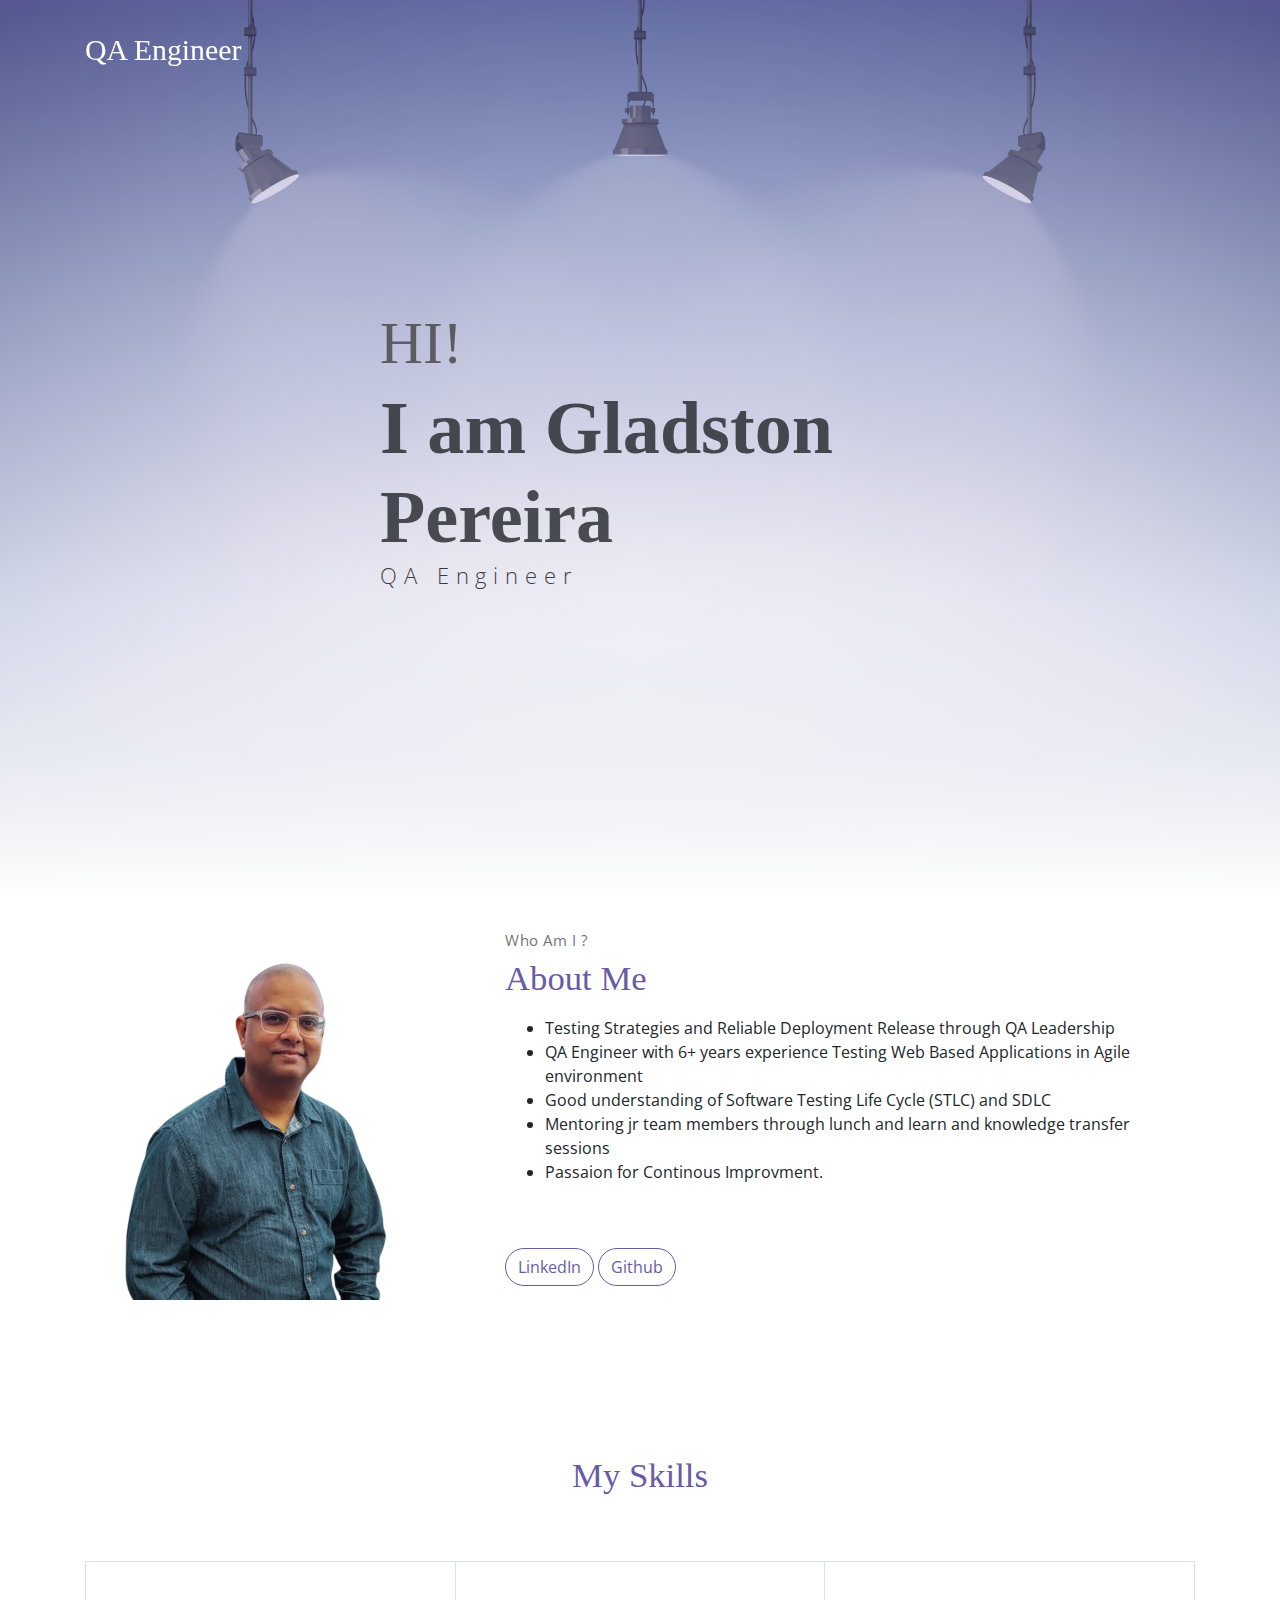
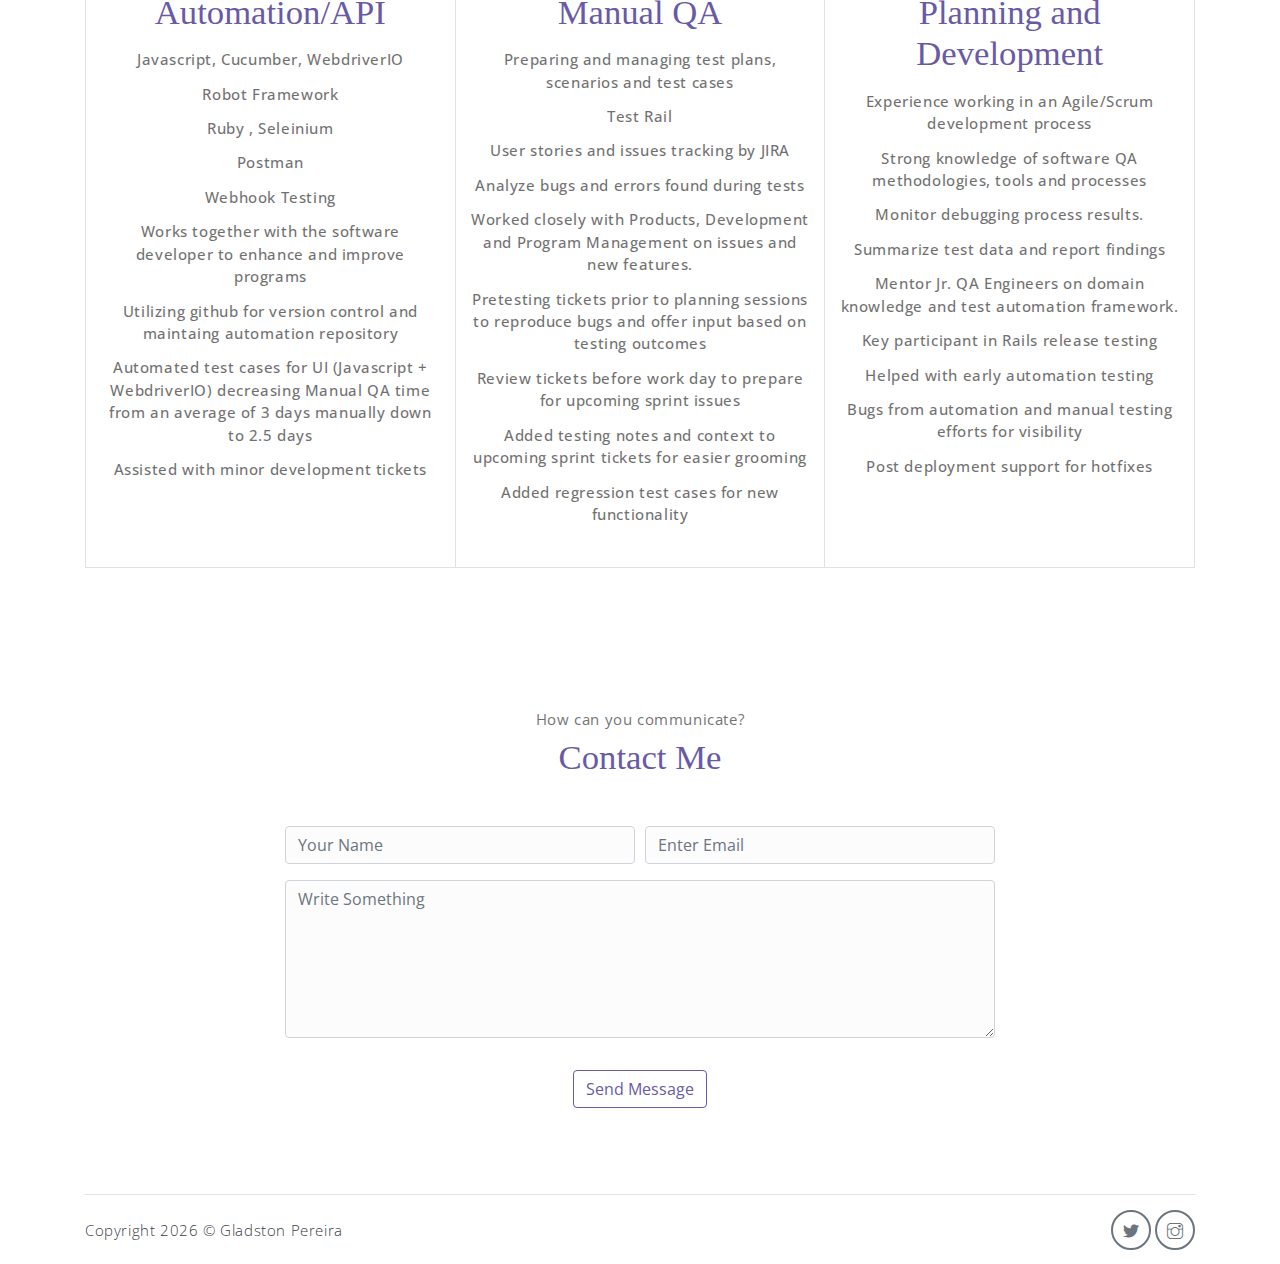
<file: index.html>
<!DOCTYPE html>
<html lang="en">
<head>
	<meta charset="utf-8">
    <meta name="viewport" content="width=device-width, initial-scale=1, shrink-to-fit=no">
    <meta name="description" content="Start your development with Meyawo landing page.">
    <meta name="author" content="Devcrud">
    <title>Gladston Pereira QA Engineer</title>
    <!-- font icons -->
    <link rel="stylesheet" href="assets/vendors/themify-icons/css/themify-icons.css">
    <!-- Bootstrap + Meyawo main styles -->
	<link rel="stylesheet" href="assets/css/meyawo.css">
</head>
<body data-spy="scroll" data-target=".navbar" data-offset="40" id="home">

    <!-- Page Navbar -->
    <nav class="custom-navbar" data-spy="affix" data-offset-top="20">
        <div class="container">
            <a class="logo" href="#">QA Engineer</a>         
            <!-- <ul class="nav">
                <li class="item">
                    <a class="link" href="#home">Home</a>
                </li>
                <li class="item">
                    <a class="link" href="#about">About</a>
                </li>
                <li class="item">
                    <a class="link" href="#portfolio">Portfolio</a>
                </li>
                <li class="item">
                    <a class="link" href="#testmonial">Testmonial</a>
                </li>
                <li class="item">
                    <a class="link" href="#blog">Blog</a>
                </li>
                <li class="item">
                    <a class="link" href="#contact">Contact</a>
                </li>
                <li class="item ml-md-3">
                    <a href="components.html" class="btn btn-primary">Components</a>
                </li>
            </ul> -->
            <!-- <a href="javascript:void(0)" id="nav-toggle" class="hamburger hamburger--elastic">
                <div class="hamburger-box">
                  <div class="hamburger-inner"></div>
                </div> -->
            </a>
        </div>          
    </nav><!-- End of Page Navbar -->

    <!-- page header -->
    <header id="home" class="header">
        <div class="overlay"></div>
        <div class="header-content container">
            <h1 class="header-title">
                <span class="up">HI!</span>
                <span class="down">I am Gladston Pereira</span>
            </h1>
            <p class="header-subtitle">QA Engineer</p>  
            <!-- <h2 class="header-subtitle">Testing Strategies and Reliable Deployment Release through QA Leadership</h2>         -->

            <!-- <button class="btn btn-primary">Visit My Works</button> -->
        </div>              
    </header><!-- end of page header -->

    <!-- about section -->
    <section class="section pt-0" id="about">
        <!-- container -->
        <div class="container text-center">
            <!-- about wrapper -->
            <div class="about">
                <div class="about-img-holder">
                    <img src="assets/imgs/Nobg.png" class="about-img" alt="Download free bootstrap 4 landing page, free boootstrap 4 templates, Download free bootstrap 4.1 landing page, free boootstrap 4.1.1 templates, meyawo Landing page">
                </div>
                <div class="about-caption">
                    <p class="section-subtitle">Who Am I ?</p>
                    <h2 class="section-title mb-3">About Me</h2>
                    <p>
                        <ul>
                            <li>Testing Strategies and Reliable Deployment Release through QA Leadership</li>
                            <li>QA Engineer with 6+ years experience Testing Web Based Applications in Agile environment</li>
                            <li>Good understanding of Software Testing Life Cycle (STLC) and SDLC</li>
                            <li>Mentoring jr team members through lunch and learn and knowledge transfer sessions</li>
                            <li>Passaion for Continous Improvment.</li>
                        
                        <br>  
                        </ul>            
                    </p>
                    <a href="https://www.linkedin.com/in/gladston-pereira-36a25691/"><button class="btn-rounded btn btn-outline-primary mt-4">LinkedIn</button></a>
                    <a href="https://github.com/Gladdy17"><button class="btn-rounded btn btn-outline-primary mt-4">Github</button></a>
                </div>              
            </div><!-- end of about wrapper -->
        </div><!-- end of container -->
    </section> <!-- end of about section -->

    <!-- service section -->
    <!-- <section class="section" id="service">
        <div class="container text-center">
            <p class="section-subtitle">What I Do ?</p>
            <h6 class="section-title mb-6">Service</h6>
            <!-- row -->
            <!-- <div class="row">
                <div class="col-md-6 col-lg-3">
                    <div class="service-card">
                        <div class="body">
                            <img src="assets/imgs/pencil-case.svg" alt="Download free bootstrap 4 landing page, free boootstrap 4 templates, Download free bootstrap 4.1 landing page, free boootstrap 4.1.1 templates, meyawo Landing page" class="icon">
                            <h6 class="title">QA-Automation</h6><br>
                            <p class="subtitle"> 
                                Can Write and Create a Automation Framework - With Ruby, Selenium, Javascript,Cucumber,WebdriverIO, Robot Framework </p>
                        </div>
                    </div>
                </div>
                <div class="col-md-6 col-lg-3">
                    <div class="service-card">
                        <div class="body">
                            <img src="assets/imgs/responsive.svg" alt="Download free bootstrap 4 landing page, free boootstrap 4 templates, Download free bootstrap 4.1 landing page, free boootstrap 4.1.1 templates, meyawo Landing page" class="icon">
                            <h6 class="title">Sapiente</h6>
                            <p class="subtitle">Labore velit culpa adipisci excepturi consequuntur itaque in nam molestias dolorem iste quod.</p>
                        </div>
                    </div>
                </div>
                <div class="col-md-6 col-lg-3">
                    <div class="service-card">
                        <div class="body">
                            <img src="assets/imgs/toolbox.svg" alt="Download free bootstrap 4 landing page, free boootstrap 4 templates, Download free bootstrap 4.1 landing page, free boootstrap 4.1.1 templates, meyawo Landing page" class="icon">
                            <h6 class="title">Placeat</h6>
                            <p class="subtitle">Labore velit culpa adipisci excepturi consequuntur itaque in nam molestias dolorem iste quod.</p>
                        </div>
                    </div>
                </div>
                <div class="col-md-6 col-lg-3">
                    <div class="service-card">
                        <div class="body">
                            <img src="assets/imgs/analytics.svg" alt="Download free bootstrap 4 landing page, free boootstrap 4 templates, Download free bootstrap 4.1 landing page, free boootstrap 4.1.1 templates, meyawo Landing page" class="icon">
                            <h6 class="title">Iusto</h6>
                            <p class="subtitle">Labore velit culpa adipisci excepturi consequuntur itaque in nam molestias dolorem iste quod.</p>
                        </div>
                    </div>
                </div> -->
            <!-- </div>end of row -->
        <!-- </div>
    </section>end of service section --> 

    <!-- portfolio section -->
    <!-- <section class="section" id="portfolio">
        <div class="container text-center">
            <p class="section-subtitle">What I Did ?</p>
            <h6 class="section-title mb-6">Portfolio</h6>
            <!-- row -->
            <!-- <div class="row">
                <div class="col-md-4">
                    <a href="#" class="portfolio-card">
                        <img src="assets/imgs/folio-1.jpg" class="portfolio-card-img" alt="Download free bootstrap 4 landing page, free boootstrap 4 templates, Download free bootstrap 4.1 landing page, free boootstrap 4.1.1 templates, meyawo Landing page">    
                        <span class="portfolio-card-overlay">
                            <span class="portfolio-card-caption">
                                <h4>Web Designing</h5>
                                <p class="font-weight-normal">Category: Web Templates</p>
                            </span>                         
                        </span>                     
                    </a>
                </div>
                <div class="col-md-4">
                    <a href="#" class="portfolio-card">
                        <img class="portfolio-card-img" src="assets/imgs/folio-2.jpg" class="img-responsive rounded" alt="Download free bootstrap 4 landing page, free boootstrap 4 templates, Download free bootstrap 4.1 landing page, free boootstrap 4.1.1 templates, meyawo Landing page">
                        <span class="portfolio-card-overlay">
                            <span class="portfolio-card-caption">
                                <h4>Web Designing</h5>
                                <p class="font-weight-normal">Category: Web Templates</p>
                            </span>                         
                        </span>                         
                    </a>
                </div>
                <div class="col-md-4">
                    <a href="#" class="portfolio-card">
                        <img class="portfolio-card-img" src="assets/imgs/folio-3.jpg" class="img-responsive rounded" alt="Download free bootstrap 4 landing page, free boootstrap 4 templates, Download free bootstrap 4.1 landing page, free boootstrap 4.1.1 templates, meyawo Landing page">    
                        <span class="portfolio-card-overlay">
                            <span class="portfolio-card-caption">
                                <h4>Web Designing</h5>
                                <p class="font-weight-normal">Category: Web Templates</p>
                            </span>                         
                        </span>                     
                    </a> -->
                <!-- </div> --> 
            <!-- </div>end of row -->
        <!-- </div><!-- end of container -->
    <!-- </section> end of portfolio section --> 

    <!-- pricing section -->
    <section class="section" id="pricing">
        <div class="container text-center">
            <!-- <p class="section-subtitle">How Much I Charge ?</p> -->
            <h6 class="section-title mb-6">My Skills</h6>
            <!-- row -->
            <div class="pricing-wrapper">
                <div class="pricing-card">
                    <div class="pricing-card-header">
                        <!-- <img class="pricing-card-icon" src="assets/imgs/scooter.svg" alt="Download free bootstrap 4 landing page, free boootstrap 4 templates, Download free bootstrap 4.1 landing page, free boootstrap 4.1.1 templates, meyawo Landing page"> -->
                    </div>
                    <div class="pricing-card-body">
                        <h6 class="pricing-card-title">Automation/API</h6>
                        <div class="pricing-card-list">
                            <p>Javascript, Cucumber, WebdriverIO </p>
                            <p>Robot Framework </p>
                            <p>Ruby , Seleinium </p>
                            <p>Postman </p>
                            <p>Webhook Testing </p>
                            <p>Works together with the software developer to enhance and improve programs</p>
                            <p>Utilizing github for version control and maintaing automation repository</p>
                            <p>Automated test cases for UI (Javascript + WebdriverIO) decreasing Manual QA time from an average of 3 days manually down to 2.5 days</p>
                            <p>Assisted with minor development tickets</p>

                            <!-- <p>fugiat quibusdam</p>
                            <p><i class="ti-close"></i></p>
                            <p><i class="ti-close"></i></p> -->
                        </div>
                    </div>
                    <!-- <div class="pricing-card-footer">
                        <span>$</span>
                        <span>0.00/Month</span>
                    </div> -->
                    <!-- <a href="#" class="btn btn-primary mt-3 pricing-card-btn">Subscribe</a> -->
                </div>
                <div class="pricing-card">
                    <div class="pricing-card-header">
                        <!-- <img class="pricing-card-icon" src="assets/imgs/shipped.svg" alt="Download free bootstrap 4 landing page, free boootstrap 4 templates, Download free bootstrap 4.1 landing page, free boootstrap 4.1.1 templates, meyawo Landing page"> -->
                    </div>
                    <div class="pricing-card-body">
                        <h6 class="pricing-card-title">Manual QA</h6>
                        <div class="pricing-card-list">
                            <p> Preparing and managing test plans, scenarios and test cases </p>
                            <p>Test Rail</p>
                            <p>User stories and issues tracking by JIRA</p>
                            <p>Analyze bugs and errors found during tests</p>
                            <p>Worked closely with Products, Development and Program Management on issues and new features.</p>
                            <p>Pretesting tickets prior to planning sessions to reproduce bugs and offer input based on testing outcomes</p>
                            <p>Review tickets before work day to prepare for upcoming sprint issues</p>
                            <p>Added testing notes and context to upcoming sprint tickets for easier grooming</p>
                            <p>Added regression test cases for new functionality</p>

                            
                            <!-- <p><i class="ti-close"></i></p> -->
                        </div>
                    </div>
                    <!-- <div class="pricing-card-footer">
                        <span>$</span>
                        <span>9.99/Month</span>
                    </div>
                    <a href="#" class="btn btn-primary mt-3 pricing-card-btn">Subscribe</a> -->
                </div>
                <div class="pricing-card">
                    <div class="pricing-card-header">
                        <!-- <img class="pricing-card-icon" src="assets/imgs/startup.svg" alt="Download free bootstrap 4 landing page, free boootstrap 4 templates, Download free bootstrap 4.1 landing page, free boootstrap 4.1.1 templates, meyawo Landing page"> -->
                    </div>
                    <div class="pricing-card-body">
                        <h6 class="pricing-card-title">Planning and Development</h6>
                        <div class="pricing-card-list">
                            <p>Experience working in an Agile/Scrum development process</p>
                            <p>Strong knowledge of software QA methodologies, tools and processes</p>
                            <p>Monitor debugging process results.</p>
                            <p>Summarize test data and report findings</p>
                            <p>Mentor Jr. QA Engineers on domain knowledge and test automation framework.</p>
                            <p>Key participant in Rails release testing</p>
                            <p>Helped with early automation testing</p>
                            <p>Bugs from automation and manual testing efforts for visibility</p>
                             <p>Post deployment support for hotfixes</p>
                             </p>
                            <p></p>
                        </div>
                    </div>
                    <!-- <div class="pricing-card-footer">
                        <span>$</span>
                        <span>99.9/Month</span>
                    </div>
                    <a href="#" class="btn btn-primary mt-3 pricing-card-btn">Subscribe</a>
                </div> -->

            <!-- </div><!-- end of pricing wrapper -->
        <!-- </div> end of container -->
    <!-- </section>end of pricing section --> 

    <!-- section -->
    <!-- <section class="section-sm bg-primary">
        <!-- container -->
        <!-- <div class="container text-center text-sm-left">
            <!-- row -->
            <!-- <div class="row align-items-center">
                <div class="col-sm offset-md-1 mb-4 mb-md-0">
                    <h6 class="title text-light">Want to work with me?</h6>
                    <p class="m-0 text-light">Always feel Free to Contact & Hire me</p>
                </div>
                <div class="col-sm offset-sm-2 offset-md-3">
                    <button class="btn btn-lg my-font btn-light rounded">Hire Me</button>
                </div> -->
            <!-- </div> <!-- end of row -->
        <!-- </div> end of container -->
    <!-- </section> end of section --> 

    <!-- testimonial section -->
    <!-- <section class="section" id="testmonial">
        <div class="container text-center">
            <p class="section-subtitle">What Think Client About Me ?</p>
            <h6 class="section-title mb-6">Testmonial</h6>

            row
            <div class="row"> 
                <div class="col-md-6">
                    <div class="testimonial-card">
                        <div class="testimonial-card-img-holder">
                            <img src="assets/imgs/avatar2.jpg" class="testimonial-card-img" alt="Download free bootstrap 4 landing page, free boootstrap 4 templates, Download free bootstrap 4.1 landing page, free boootstrap 4.1.1 templates, meyawo Landing page">                           
                        </div>
                        <div class="testimonial-card-body">
                            <p class="testimonial-card-subtitle">Lorem ipsum dolor sit amet, consectetur adipisicing elit. Eaque doloribus autem aperiam earum nostrum omnis blanditiis corporis perspiciatis adipisci nihil.</p>
                            <h6 class="testimonial-card-title">Emily Reb</h6> -->
                        <!-- </div>
                    </div> 
                </div>
                <div class="col-md-6">
                    <div class="testimonial-card">
                        <div class="testimonial-card-img-holder">
                            <img src="assets/imgs/avatar3.jpg" class="testimonial-card-img" alt="Download free bootstrap 4 landing page, free boootstrap 4 templates, Download free bootstrap 4.1 landing page, free boootstrap 4.1.1 templates, meyawo Landing page">                        
                        </div>
                        <div class="testimonial-card-body">
                            <p class="testimonial-card-subtitle">Lorem ipsum dolor sit amet, consectetur adipisicing elit. Eaque doloribus autem aperiam earum nostrum omnis blanditiis corporis perspiciatis adipisci nihil.</p>
                            <h6 class="testimonial-card-title">Emily Reb</h6>
                        </div>
                    </div>
                </div> 
            </div> 
        </div> end of container -->
    <!-- </section> end of testimonial section  --> 
    
    <!-- blog section -->
    <!-- <section class="section" id="blog">
        container
        <div class="container text-center">
            <p class="section-subtitle">Recent Posts?</p>
            <h6 class="section-title mb-6">Blog</h6>
            blog-wrapper
            <div class="blog-card">
                <div class="blog-card-header">
                    <img src="assets/imgs/img-1.jpg" class="blog-card-img" alt="Download free bootstrap 4 landing page, free boootstrap 4 templates, Download free bootstrap 4.1 landing page, free boootstrap 4.1.1 templates, meyawo Landing page">
                </div>
                <div class="blog-card-body"> --> 
                    <!-- < <h5 class="blog-card-title">Consectetur adipisicing elit</h6>

                    <p class="blog-card-caption">
                        <a href="#">By: Admin</a>
                        <a href="#"><i class="ti-heart text-danger"></i> 234</a>
                        <a href="#"><i class="ti-comment"></i> 123</a>
                    </p>
                    <p>Lorem ipsum dolor sit amet, consectetur adipisicing elit. Amet nesciunt qui sit velit delectus voluptates, repellat ipsum culpa id deleniti. Rerum debitis facilis accusantium neque numquam mollitia modi quasi distinctio.</p>

                    <p><b>Necessitatibus nihil impedit! Ex nisi eveniet, dolor aliquid consequuntur repudiandae.</b></p>
                    <p>Magnam in repellat enim harum omnis aperiam! Explicabo illo, commodi, dolor blanditiis cupiditate harum nisi vero accusamus laudantium voluptatibus dolores quae obcaecati.</p>

                    <a href="#" class="blog-card-link">Read more <i class="ti-angle-double-right"></i></a> -->
                <!-- </div> --> 
            <!-- </div>end of blog wrapper -->

            <!-- blog-wrapper -->
            <!-- <div class="blog-card">
                <div class="blog-card-header">
                    <img src="assets/imgs/img-2.jpg" class="blog-card-img" alt="Download free bootstrap 4 landing page, free boootstrap 4 templates, Download free bootstrap 4.1 landing page, free boootstrap 4.1.1 templates, meyawo Landing page">
                </div>
                <div class="blog-card-body">
                    <h5 class="blog-card-title">Explicabo illo</h6>

                    <p class="blog-card-caption">
                        <a href="#">By: Admin</a>
                        <a href="#"><i class="ti-heart text-danger"></i> 456</a>
                        <a href="#"><i class="ti-comment"></i> 264</a>
                    </p>
                    
                    <p>Lorem ipsum dolor sit amet, consectetur adipisicing elit. Impedit excepturi laborum enim, vitae ipsam atque eum, ad iusto consequuntur voluptas, esse doloribus. Perferendis porro quisquam vitae exercitationem aliquid, minus eos laborum repudiandae, cumque debitis iusto omnis praesentium? Laborum placeat sit adipisci illum tempore maxime, esse qui quae? Molestias excepturi corporis similique doloribus. Esse vitae earum architecto nulla non dolores illum at perspiciatis quod, et deleniti cupiditate reiciendis harum facere, delectus eum commodi soluta distinctio sit repudiandae possimus sunt. Ipsum, rem.</p>

                    <a href="#" class="blog-card-link">Read more <i class="ti-angle-double-right"></i></a>
                </div> -->
            </div><!-- end of blog wrapper -->

        </div><!-- end of container -->
    </section><!-- end of blog section

    <!-- contact section -->
    <section class="section" id="contact">
        <div class="container text-center">
            <p class="section-subtitle">How can you communicate?</p>
            <h6 class="section-title mb-5">Contact Me</h6>
            <!-- contact form -->
            <form action="" class="contact-form col-md-10 col-lg-8 m-auto">
                <div class="form-row">
                    <div class="form-group col-sm-6">
                        <input type="text" size="50" class="form-control" placeholder="Your Name" required>                 
                    </div>
                    <div class="form-group col-sm-6">
                        <input type="email" class="form-control" placeholder="Enter Email"requried>                 
                    </div>
                    <div class="form-group col-sm-12">
                        <textarea name="comment" id="comment" rows="6"   class="form-control" placeholder="Write Something"></textarea>
                    </div>
                    <div class="form-group col-sm-12 mt-3">
                        <input type="submit" value="Send Message" class="btn btn-outline-primary rounded">                  
                    </div>
                </div>  
            </form><!-- end of contact form -->
        </div><!-- end of container -->
    </section><!-- end of contact section -->

    <!-- footer -->
    <div class="container">
        <footer class="footer">       
            <p class="mb-0">Copyright <script>document.write(new Date().getFullYear())</script> &copy; <a href="">Gladston Pereira</a></p>
            <div class="social-links text-right m-auto ml-sm-auto">
                <!-- <a href="javascript:void(0)" class="link"><i class="ti-facebook"></i></a> -->
                <a href="javascript:void(0)" class="link"><i class="ti-twitter-alt"></i></a>
                <!-- <a href="javascript:void(0)" class="link"><i class="ti-google"></i></a> -->
                <!-- <a href="javascript:void(0)" class="link"><i class="ti-pinterest-alt"></i></a> -->
                <a href="javascript:void(0)" class="link"><i class="ti-instagram"></i></a>
                <!-- <a href="javascript:void(0)" class="link"><i class="ti-rss"></i></a> -->
            </div>
        </footer>
    </div> <!-- end of page footer -->
	
	<!-- core  -->
    <script src="assets/vendors/jquery/jquery-3.4.1.js"></script>
    <script src="assets/vendors/bootstrap/bootstrap.bundle.js"></script>

    <!-- bootstrap 3 affix -->
	<script src="assets/vendors/bootstrap/bootstrap.affix.js"></script>

    <!-- Meyawo js -->
    <script src="assets/js/meyawo.js"></script>

</body>
</html>
</file>
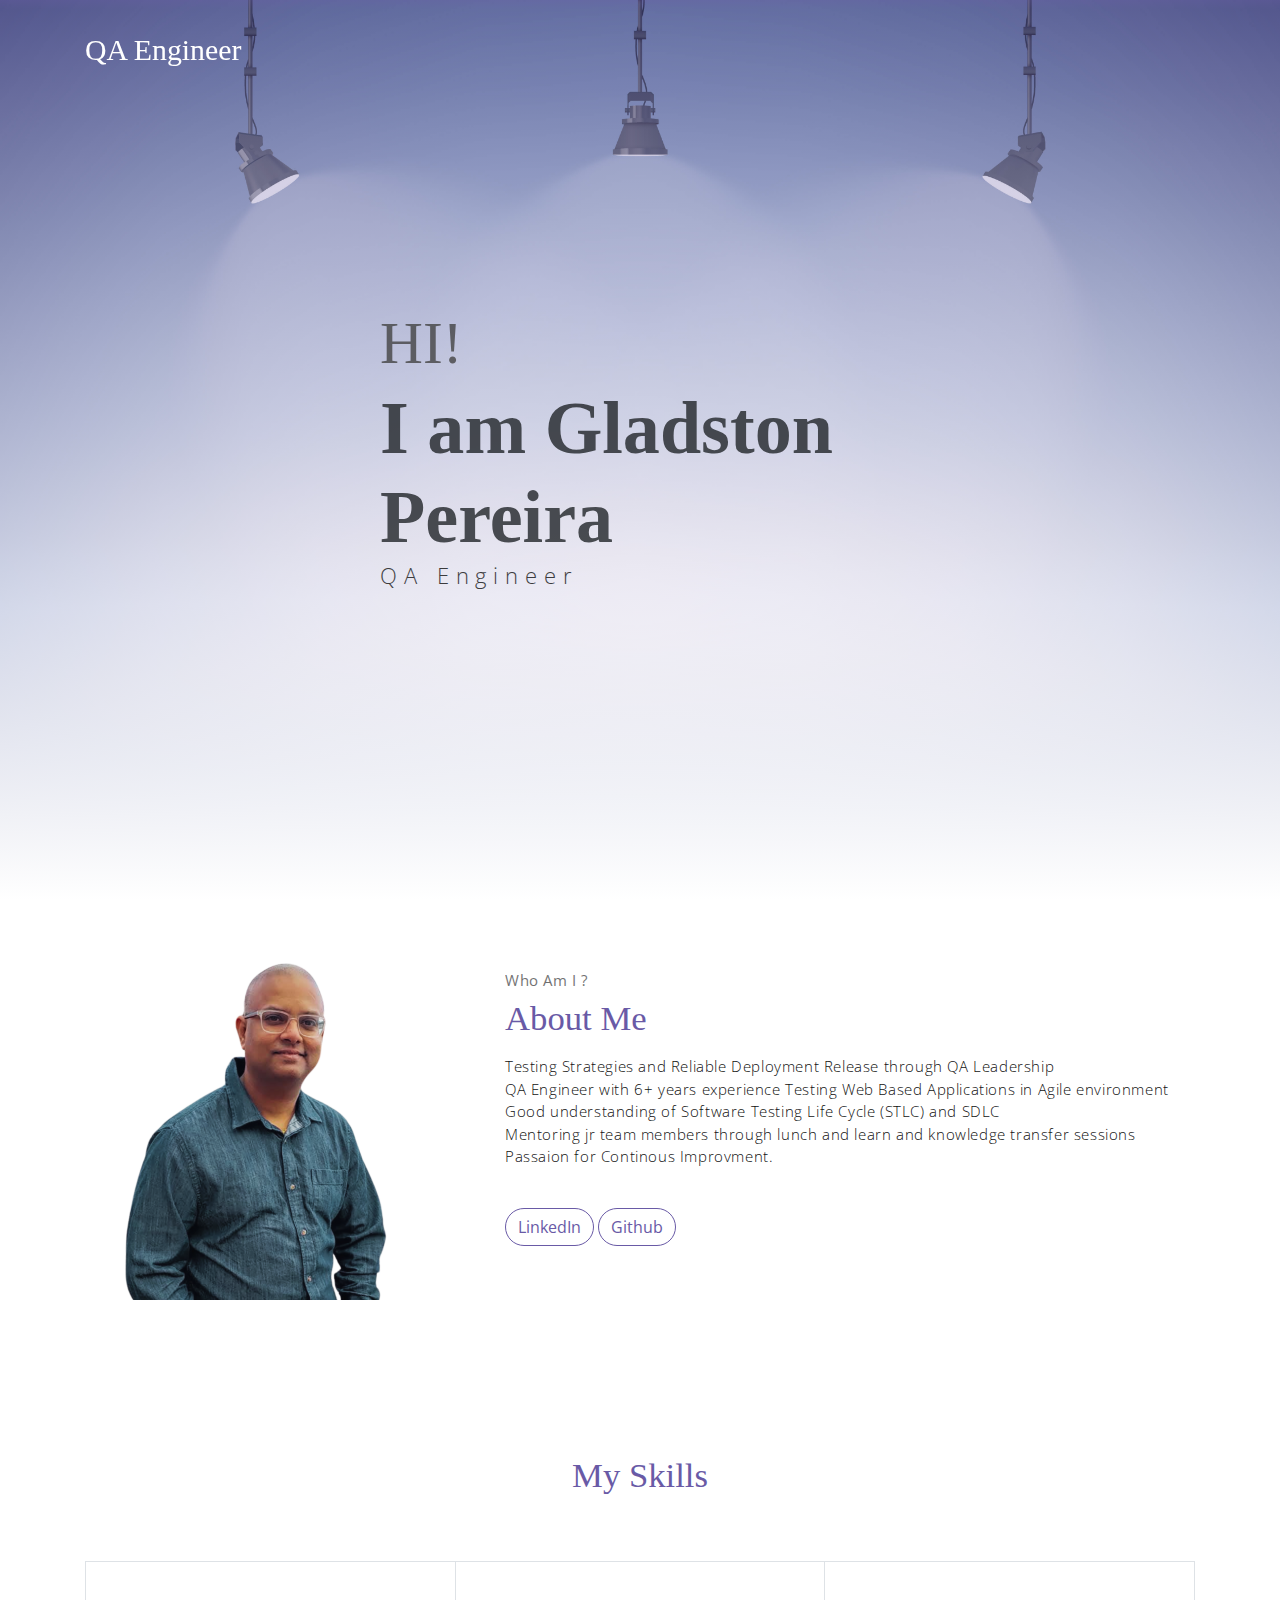
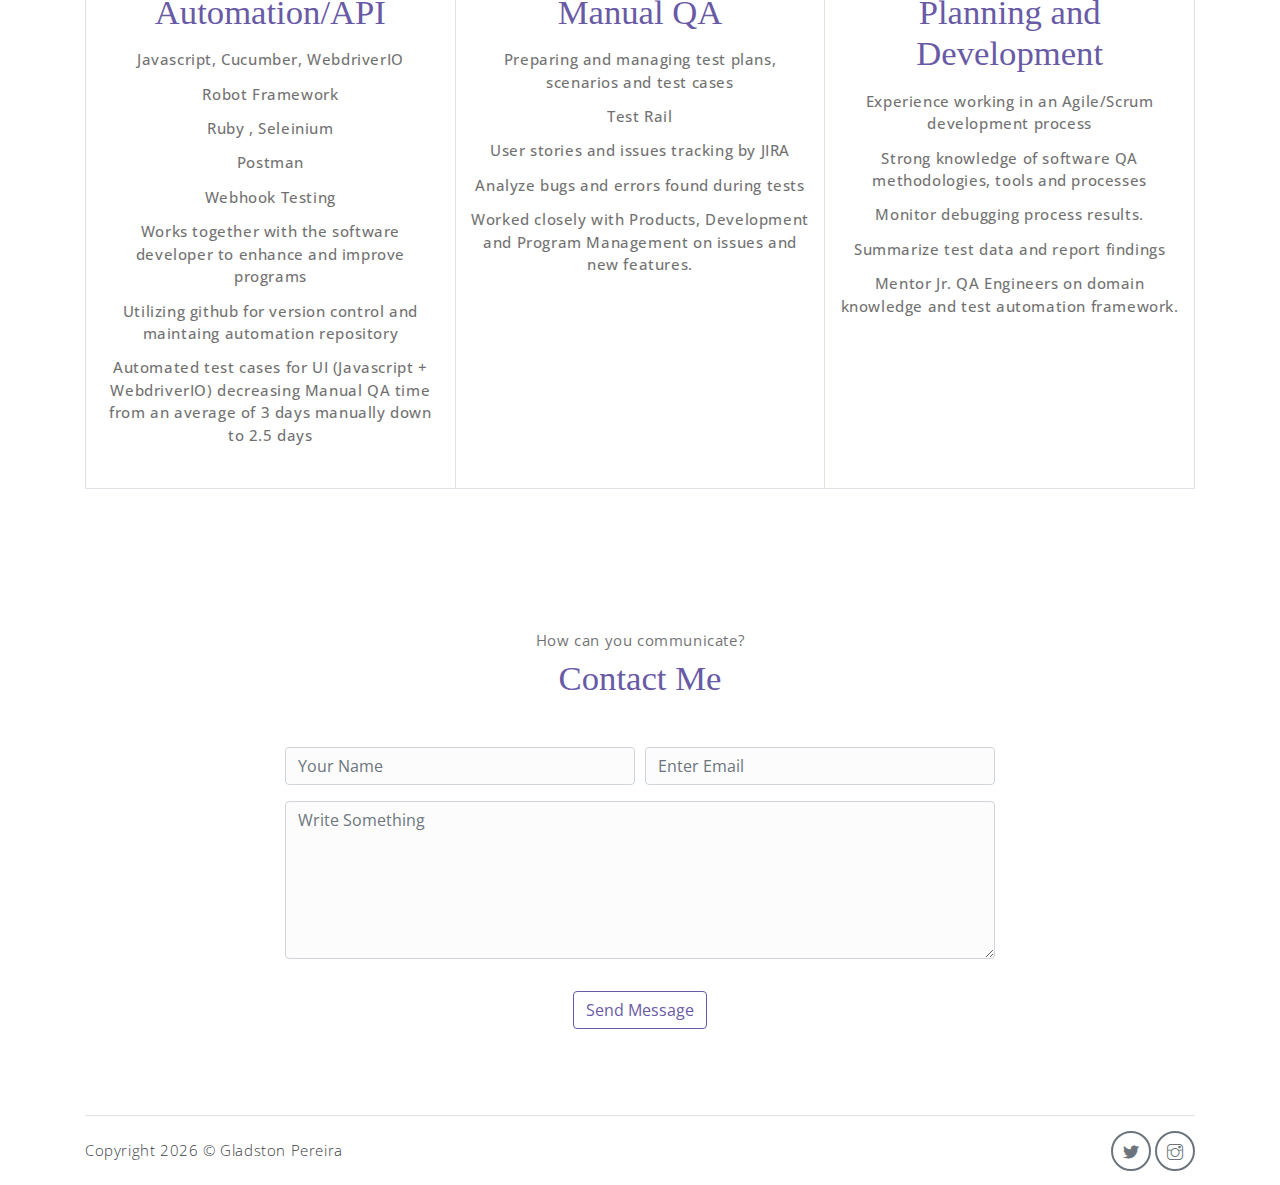
<file: meyawo/public_html/index.html>
<!DOCTYPE html>
<html lang="en">
<head>
	<meta charset="utf-8">
    <meta name="viewport" content="width=device-width, initial-scale=1, shrink-to-fit=no">
    <meta name="description" content="Start your development with Meyawo landing page.">
    <meta name="author" content="Devcrud">
    <title>Gladston Pereira QA Engineer</title>
    <!-- font icons -->
    <link rel="stylesheet" href="assets/vendors/themify-icons/css/themify-icons.css">
    <!-- Bootstrap + Meyawo main styles -->
	<link rel="stylesheet" href="assets/css/meyawo.css">
</head>
<body data-spy="scroll" data-target=".navbar" data-offset="40" id="home">

    <!-- Page Navbar -->
    <nav class="custom-navbar" data-spy="affix" data-offset-top="20">
        <div class="container">
            <a class="logo" href="#">QA Engineer</a>         
            <!-- <ul class="nav">
                <li class="item">
                    <a class="link" href="#home">Home</a>
                </li>
                <li class="item">
                    <a class="link" href="#about">About</a>
                </li>
                <li class="item">
                    <a class="link" href="#portfolio">Portfolio</a>
                </li>
                <li class="item">
                    <a class="link" href="#testmonial">Testmonial</a>
                </li>
                <li class="item">
                    <a class="link" href="#blog">Blog</a>
                </li>
                <li class="item">
                    <a class="link" href="#contact">Contact</a>
                </li>
                <li class="item ml-md-3">
                    <a href="components.html" class="btn btn-primary">Components</a>
                </li>
            </ul> -->
            <!-- <a href="javascript:void(0)" id="nav-toggle" class="hamburger hamburger--elastic">
                <div class="hamburger-box">
                  <div class="hamburger-inner"></div>
                </div> -->
            </a>
        </div>          
    </nav><!-- End of Page Navbar -->

    <!-- page header -->
    <header id="home" class="header">
        <div class="overlay"></div>
        <div class="header-content container">
            <h1 class="header-title">
                <span class="up">HI!</span>
                <span class="down">I am Gladston Pereira</span>
            </h1>
            <p class="header-subtitle">QA Engineer</p>            

            <!-- <button class="btn btn-primary">Visit My Works</button> -->
        </div>              
    </header><!-- end of page header -->

    <!-- about section -->
    <section class="section pt-0" id="about">
        <!-- container -->
        <div class="container text-center">
            <!-- about wrapper -->
            <div class="about">
                <div class="about-img-holder">
                    <img src="assets/imgs/Nobg.png" class="about-img" alt="Download free bootstrap 4 landing page, free boootstrap 4 templates, Download free bootstrap 4.1 landing page, free boootstrap 4.1.1 templates, meyawo Landing page">
                </div>
                <div class="about-caption">
                    <p class="section-subtitle">Who Am I ?</p>
                    <h2 class="section-title mb-3">About Me</h2>
                    <p>
                        Testing Strategies and Reliable Deployment Release through QA Leadership <br>  QA Engineer with 6+ years experience Testing Web Based Applications in Agile environment <br>  Good understanding of Software Testing Life Cycle (STLC) and SDLC <br>
                         Mentoring jr team members through lunch and learn and knowledge transfer sessions  <br>  Passaion for Continous Improvment.
                        
                        <br>              
                    </p>
                    <a href="https://www.linkedin.com/in/gladston-pereira-36a25691/"><button class="btn-rounded btn btn-outline-primary mt-4">LinkedIn</button></a>
                    <a href="https://github.com/Gladdy17"><button class="btn-rounded btn btn-outline-primary mt-4">Github</button></a>
                </div>              
            </div><!-- end of about wrapper -->
        </div><!-- end of container -->
    </section> <!-- end of about section -->

    <!-- service section -->
    <!-- <section class="section" id="service">
        <div class="container text-center">
            <p class="section-subtitle">What I Do ?</p>
            <h6 class="section-title mb-6">Service</h6>
            <!-- row -->
            <!-- <div class="row">
                <div class="col-md-6 col-lg-3">
                    <div class="service-card">
                        <div class="body">
                            <img src="assets/imgs/pencil-case.svg" alt="Download free bootstrap 4 landing page, free boootstrap 4 templates, Download free bootstrap 4.1 landing page, free boootstrap 4.1.1 templates, meyawo Landing page" class="icon">
                            <h6 class="title">QA-Automation</h6><br>
                            <p class="subtitle"> 
                                Can Write and Create a Automation Framework - With Ruby, Selenium, Javascript,Cucumber,WebdriverIO, Robot Framework </p>
                        </div>
                    </div>
                </div>
                <div class="col-md-6 col-lg-3">
                    <div class="service-card">
                        <div class="body">
                            <img src="assets/imgs/responsive.svg" alt="Download free bootstrap 4 landing page, free boootstrap 4 templates, Download free bootstrap 4.1 landing page, free boootstrap 4.1.1 templates, meyawo Landing page" class="icon">
                            <h6 class="title">Sapiente</h6>
                            <p class="subtitle">Labore velit culpa adipisci excepturi consequuntur itaque in nam molestias dolorem iste quod.</p>
                        </div>
                    </div>
                </div>
                <div class="col-md-6 col-lg-3">
                    <div class="service-card">
                        <div class="body">
                            <img src="assets/imgs/toolbox.svg" alt="Download free bootstrap 4 landing page, free boootstrap 4 templates, Download free bootstrap 4.1 landing page, free boootstrap 4.1.1 templates, meyawo Landing page" class="icon">
                            <h6 class="title">Placeat</h6>
                            <p class="subtitle">Labore velit culpa adipisci excepturi consequuntur itaque in nam molestias dolorem iste quod.</p>
                        </div>
                    </div>
                </div>
                <div class="col-md-6 col-lg-3">
                    <div class="service-card">
                        <div class="body">
                            <img src="assets/imgs/analytics.svg" alt="Download free bootstrap 4 landing page, free boootstrap 4 templates, Download free bootstrap 4.1 landing page, free boootstrap 4.1.1 templates, meyawo Landing page" class="icon">
                            <h6 class="title">Iusto</h6>
                            <p class="subtitle">Labore velit culpa adipisci excepturi consequuntur itaque in nam molestias dolorem iste quod.</p>
                        </div>
                    </div>
                </div> -->
            <!-- </div>end of row -->
        <!-- </div>
    </section>end of service section --> 

    <!-- portfolio section -->
    <!-- <section class="section" id="portfolio">
        <div class="container text-center">
            <p class="section-subtitle">What I Did ?</p>
            <h6 class="section-title mb-6">Portfolio</h6>
            <!-- row -->
            <!-- <div class="row">
                <div class="col-md-4">
                    <a href="#" class="portfolio-card">
                        <img src="assets/imgs/folio-1.jpg" class="portfolio-card-img" alt="Download free bootstrap 4 landing page, free boootstrap 4 templates, Download free bootstrap 4.1 landing page, free boootstrap 4.1.1 templates, meyawo Landing page">    
                        <span class="portfolio-card-overlay">
                            <span class="portfolio-card-caption">
                                <h4>Web Designing</h5>
                                <p class="font-weight-normal">Category: Web Templates</p>
                            </span>                         
                        </span>                     
                    </a>
                </div>
                <div class="col-md-4">
                    <a href="#" class="portfolio-card">
                        <img class="portfolio-card-img" src="assets/imgs/folio-2.jpg" class="img-responsive rounded" alt="Download free bootstrap 4 landing page, free boootstrap 4 templates, Download free bootstrap 4.1 landing page, free boootstrap 4.1.1 templates, meyawo Landing page">
                        <span class="portfolio-card-overlay">
                            <span class="portfolio-card-caption">
                                <h4>Web Designing</h5>
                                <p class="font-weight-normal">Category: Web Templates</p>
                            </span>                         
                        </span>                         
                    </a>
                </div>
                <div class="col-md-4">
                    <a href="#" class="portfolio-card">
                        <img class="portfolio-card-img" src="assets/imgs/folio-3.jpg" class="img-responsive rounded" alt="Download free bootstrap 4 landing page, free boootstrap 4 templates, Download free bootstrap 4.1 landing page, free boootstrap 4.1.1 templates, meyawo Landing page">    
                        <span class="portfolio-card-overlay">
                            <span class="portfolio-card-caption">
                                <h4>Web Designing</h5>
                                <p class="font-weight-normal">Category: Web Templates</p>
                            </span>                         
                        </span>                     
                    </a> -->
                <!-- </div> --> 
            <!-- </div>end of row -->
        <!-- </div><!-- end of container -->
    <!-- </section> end of portfolio section --> 

    <!-- pricing section -->
    <section class="section" id="pricing">
        <div class="container text-center">
            <!-- <p class="section-subtitle">How Much I Charge ?</p> -->
            <h6 class="section-title mb-6">My Skills</h6>
            <!-- row -->
            <div class="pricing-wrapper">
                <div class="pricing-card">
                    <div class="pricing-card-header">
                        <!-- <img class="pricing-card-icon" src="assets/imgs/scooter.svg" alt="Download free bootstrap 4 landing page, free boootstrap 4 templates, Download free bootstrap 4.1 landing page, free boootstrap 4.1.1 templates, meyawo Landing page"> -->
                    </div>
                    <div class="pricing-card-body">
                        <h6 class="pricing-card-title">Automation/API</h6>
                        <div class="pricing-card-list">
                            <p>Javascript, Cucumber, WebdriverIO </p>
                            <p>Robot Framework </p>
                            <p>Ruby , Seleinium </p>
                            <p>Postman </p>
                            <p>Webhook Testing </p>
                            <p>Works together with the software developer to enhance and improve programs</p>
                            <p>Utilizing github for version control and maintaing automation repository</p>
                            <p>Automated test cases for UI (Javascript + WebdriverIO) decreasing Manual QA time from an average of 3 days manually down to 2.5 days</p>

                            <!-- <p>fugiat quibusdam</p>
                            <p><i class="ti-close"></i></p>
                            <p><i class="ti-close"></i></p> -->
                        </div>
                    </div>
                    <!-- <div class="pricing-card-footer">
                        <span>$</span>
                        <span>0.00/Month</span>
                    </div> -->
                    <!-- <a href="#" class="btn btn-primary mt-3 pricing-card-btn">Subscribe</a> -->
                </div>
                <div class="pricing-card">
                    <div class="pricing-card-header">
                        <!-- <img class="pricing-card-icon" src="assets/imgs/shipped.svg" alt="Download free bootstrap 4 landing page, free boootstrap 4 templates, Download free bootstrap 4.1 landing page, free boootstrap 4.1.1 templates, meyawo Landing page"> -->
                    </div>
                    <div class="pricing-card-body">
                        <h6 class="pricing-card-title">Manual QA</h6>
                        <div class="pricing-card-list">
                            <p> Preparing and managing test plans, scenarios and test cases </p>
                            <p>Test Rail</p>
                            <p>User stories and issues tracking by JIRA</p>
                            <p>Analyze bugs and errors found during tests</p>
                            <p>Worked closely with Products, Development and Program Management on issues and new features.</p>
                            
                            <!-- <p><i class="ti-close"></i></p> -->
                        </div>
                    </div>
                    <!-- <div class="pricing-card-footer">
                        <span>$</span>
                        <span>9.99/Month</span>
                    </div>
                    <a href="#" class="btn btn-primary mt-3 pricing-card-btn">Subscribe</a> -->
                </div>
                <div class="pricing-card">
                    <div class="pricing-card-header">
                        <!-- <img class="pricing-card-icon" src="assets/imgs/startup.svg" alt="Download free bootstrap 4 landing page, free boootstrap 4 templates, Download free bootstrap 4.1 landing page, free boootstrap 4.1.1 templates, meyawo Landing page"> -->
                    </div>
                    <div class="pricing-card-body">
                        <h6 class="pricing-card-title">Planning and Development</h6>
                        <div class="pricing-card-list">
                            <p>Experience working in an Agile/Scrum development process</p>
                            <p>Strong knowledge of software QA methodologies, tools and processes</p>
                            <p>Monitor debugging process results.</p>
                            <p>Summarize test data and report findings</p>
                            <p>Mentor Jr. QA Engineers on domain knowledge and test automation framework.</p>
                            <p></p>
                        </div>
                    </div>
                    <!-- <div class="pricing-card-footer">
                        <span>$</span>
                        <span>99.9/Month</span>
                    </div>
                    <a href="#" class="btn btn-primary mt-3 pricing-card-btn">Subscribe</a>
                </div> -->

            <!-- </div><!-- end of pricing wrapper -->
        <!-- </div> end of container -->
    <!-- </section>end of pricing section --> 

    <!-- section -->
    <!-- <section class="section-sm bg-primary">
        <!-- container -->
        <!-- <div class="container text-center text-sm-left">
            <!-- row -->
            <!-- <div class="row align-items-center">
                <div class="col-sm offset-md-1 mb-4 mb-md-0">
                    <h6 class="title text-light">Want to work with me?</h6>
                    <p class="m-0 text-light">Always feel Free to Contact & Hire me</p>
                </div>
                <div class="col-sm offset-sm-2 offset-md-3">
                    <button class="btn btn-lg my-font btn-light rounded">Hire Me</button>
                </div> -->
            <!-- </div> <!-- end of row -->
        <!-- </div> end of container -->
    <!-- </section> end of section --> 

    <!-- testimonial section -->
    <!-- <section class="section" id="testmonial">
        <div class="container text-center">
            <p class="section-subtitle">What Think Client About Me ?</p>
            <h6 class="section-title mb-6">Testmonial</h6>

            row
            <div class="row"> 
                <div class="col-md-6">
                    <div class="testimonial-card">
                        <div class="testimonial-card-img-holder">
                            <img src="assets/imgs/avatar2.jpg" class="testimonial-card-img" alt="Download free bootstrap 4 landing page, free boootstrap 4 templates, Download free bootstrap 4.1 landing page, free boootstrap 4.1.1 templates, meyawo Landing page">                           
                        </div>
                        <div class="testimonial-card-body">
                            <p class="testimonial-card-subtitle">Lorem ipsum dolor sit amet, consectetur adipisicing elit. Eaque doloribus autem aperiam earum nostrum omnis blanditiis corporis perspiciatis adipisci nihil.</p>
                            <h6 class="testimonial-card-title">Emily Reb</h6> -->
                        <!-- </div>
                    </div> 
                </div>
                <div class="col-md-6">
                    <div class="testimonial-card">
                        <div class="testimonial-card-img-holder">
                            <img src="assets/imgs/avatar3.jpg" class="testimonial-card-img" alt="Download free bootstrap 4 landing page, free boootstrap 4 templates, Download free bootstrap 4.1 landing page, free boootstrap 4.1.1 templates, meyawo Landing page">                        
                        </div>
                        <div class="testimonial-card-body">
                            <p class="testimonial-card-subtitle">Lorem ipsum dolor sit amet, consectetur adipisicing elit. Eaque doloribus autem aperiam earum nostrum omnis blanditiis corporis perspiciatis adipisci nihil.</p>
                            <h6 class="testimonial-card-title">Emily Reb</h6>
                        </div>
                    </div>
                </div> 
            </div> 
        </div> end of container -->
    <!-- </section> end of testimonial section  --> 
    
    <!-- blog section -->
    <!-- <section class="section" id="blog">
        container
        <div class="container text-center">
            <p class="section-subtitle">Recent Posts?</p>
            <h6 class="section-title mb-6">Blog</h6>
            blog-wrapper
            <div class="blog-card">
                <div class="blog-card-header">
                    <img src="assets/imgs/img-1.jpg" class="blog-card-img" alt="Download free bootstrap 4 landing page, free boootstrap 4 templates, Download free bootstrap 4.1 landing page, free boootstrap 4.1.1 templates, meyawo Landing page">
                </div>
                <div class="blog-card-body"> --> 
                    <!-- < <h5 class="blog-card-title">Consectetur adipisicing elit</h6>

                    <p class="blog-card-caption">
                        <a href="#">By: Admin</a>
                        <a href="#"><i class="ti-heart text-danger"></i> 234</a>
                        <a href="#"><i class="ti-comment"></i> 123</a>
                    </p>
                    <p>Lorem ipsum dolor sit amet, consectetur adipisicing elit. Amet nesciunt qui sit velit delectus voluptates, repellat ipsum culpa id deleniti. Rerum debitis facilis accusantium neque numquam mollitia modi quasi distinctio.</p>

                    <p><b>Necessitatibus nihil impedit! Ex nisi eveniet, dolor aliquid consequuntur repudiandae.</b></p>
                    <p>Magnam in repellat enim harum omnis aperiam! Explicabo illo, commodi, dolor blanditiis cupiditate harum nisi vero accusamus laudantium voluptatibus dolores quae obcaecati.</p>

                    <a href="#" class="blog-card-link">Read more <i class="ti-angle-double-right"></i></a> -->
                <!-- </div> --> 
            <!-- </div>end of blog wrapper -->

            <!-- blog-wrapper -->
            <!-- <div class="blog-card">
                <div class="blog-card-header">
                    <img src="assets/imgs/img-2.jpg" class="blog-card-img" alt="Download free bootstrap 4 landing page, free boootstrap 4 templates, Download free bootstrap 4.1 landing page, free boootstrap 4.1.1 templates, meyawo Landing page">
                </div>
                <div class="blog-card-body">
                    <h5 class="blog-card-title">Explicabo illo</h6>

                    <p class="blog-card-caption">
                        <a href="#">By: Admin</a>
                        <a href="#"><i class="ti-heart text-danger"></i> 456</a>
                        <a href="#"><i class="ti-comment"></i> 264</a>
                    </p>
                    
                    <p>Lorem ipsum dolor sit amet, consectetur adipisicing elit. Impedit excepturi laborum enim, vitae ipsam atque eum, ad iusto consequuntur voluptas, esse doloribus. Perferendis porro quisquam vitae exercitationem aliquid, minus eos laborum repudiandae, cumque debitis iusto omnis praesentium? Laborum placeat sit adipisci illum tempore maxime, esse qui quae? Molestias excepturi corporis similique doloribus. Esse vitae earum architecto nulla non dolores illum at perspiciatis quod, et deleniti cupiditate reiciendis harum facere, delectus eum commodi soluta distinctio sit repudiandae possimus sunt. Ipsum, rem.</p>

                    <a href="#" class="blog-card-link">Read more <i class="ti-angle-double-right"></i></a>
                </div> -->
            </div><!-- end of blog wrapper -->

        </div><!-- end of container -->
    </section><!-- end of blog section

    <!-- contact section -->
    <section class="section" id="contact">
        <div class="container text-center">
            <p class="section-subtitle">How can you communicate?</p>
            <h6 class="section-title mb-5">Contact Me</h6>
            <!-- contact form -->
            <form action="" class="contact-form col-md-10 col-lg-8 m-auto">
                <div class="form-row">
                    <div class="form-group col-sm-6">
                        <input type="text" size="50" class="form-control" placeholder="Your Name" required>                 
                    </div>
                    <div class="form-group col-sm-6">
                        <input type="email" class="form-control" placeholder="Enter Email"requried>                 
                    </div>
                    <div class="form-group col-sm-12">
                        <textarea name="comment" id="comment" rows="6"   class="form-control" placeholder="Write Something"></textarea>
                    </div>
                    <div class="form-group col-sm-12 mt-3">
                        <input type="submit" value="Send Message" class="btn btn-outline-primary rounded">                  
                    </div>
                </div>  
            </form><!-- end of contact form -->
        </div><!-- end of container -->
    </section><!-- end of contact section -->

    <!-- footer -->
    <div class="container">
        <footer class="footer">       
            <p class="mb-0">Copyright <script>document.write(new Date().getFullYear())</script> &copy; <a href="">Gladston Pereira</a></p>
            <div class="social-links text-right m-auto ml-sm-auto">
                <!-- <a href="javascript:void(0)" class="link"><i class="ti-facebook"></i></a> -->
                <a href="javascript:void(0)" class="link"><i class="ti-twitter-alt"></i></a>
                <!-- <a href="javascript:void(0)" class="link"><i class="ti-google"></i></a> -->
                <!-- <a href="javascript:void(0)" class="link"><i class="ti-pinterest-alt"></i></a> -->
                <a href="javascript:void(0)" class="link"><i class="ti-instagram"></i></a>
                <!-- <a href="javascript:void(0)" class="link"><i class="ti-rss"></i></a> -->
            </div>
        </footer>
    </div> <!-- end of page footer -->
	
	<!-- core  -->
    <script src="assets/vendors/jquery/jquery-3.4.1.js"></script>
    <script src="assets/vendors/bootstrap/bootstrap.bundle.js"></script>

    <!-- bootstrap 3 affix -->
	<script src="assets/vendors/bootstrap/bootstrap.affix.js"></script>

    <!-- Meyawo js -->
    <script src="assets/js/meyawo.js"></script>

</body>
</html>
</file>
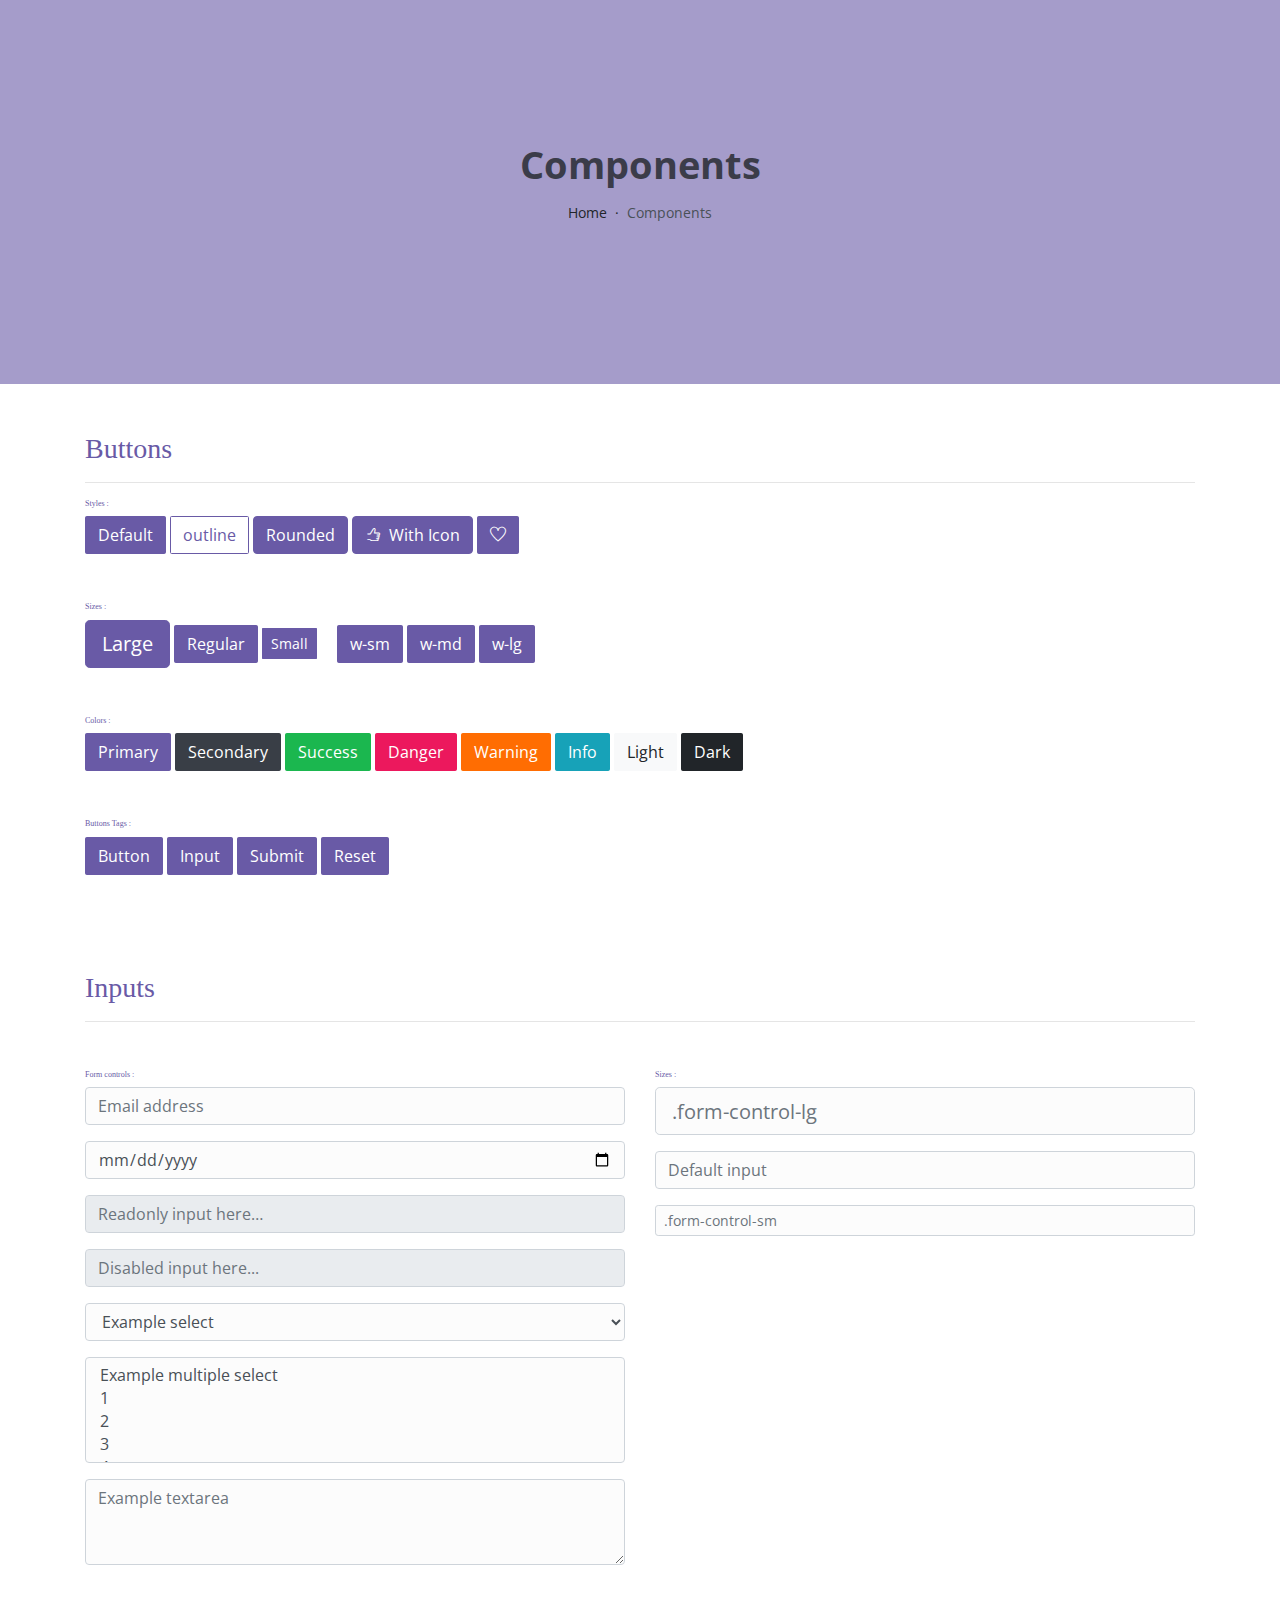
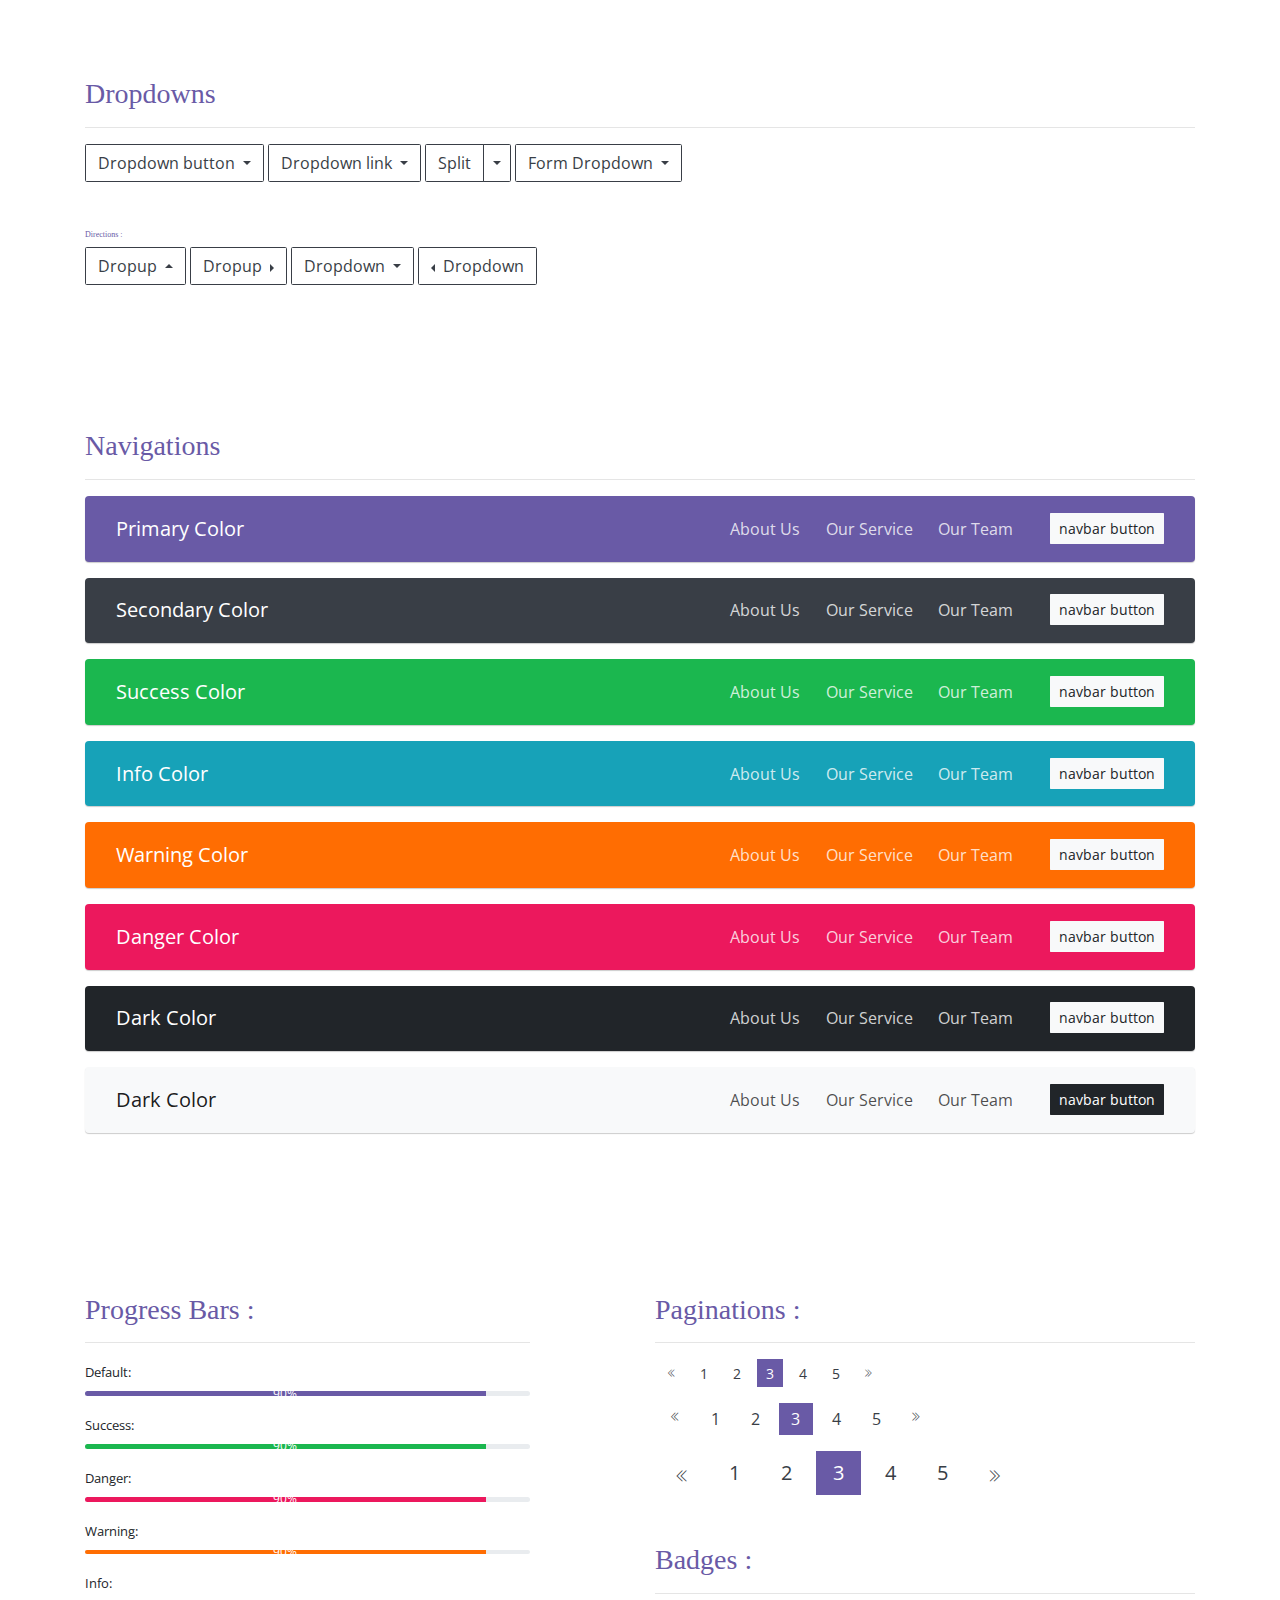
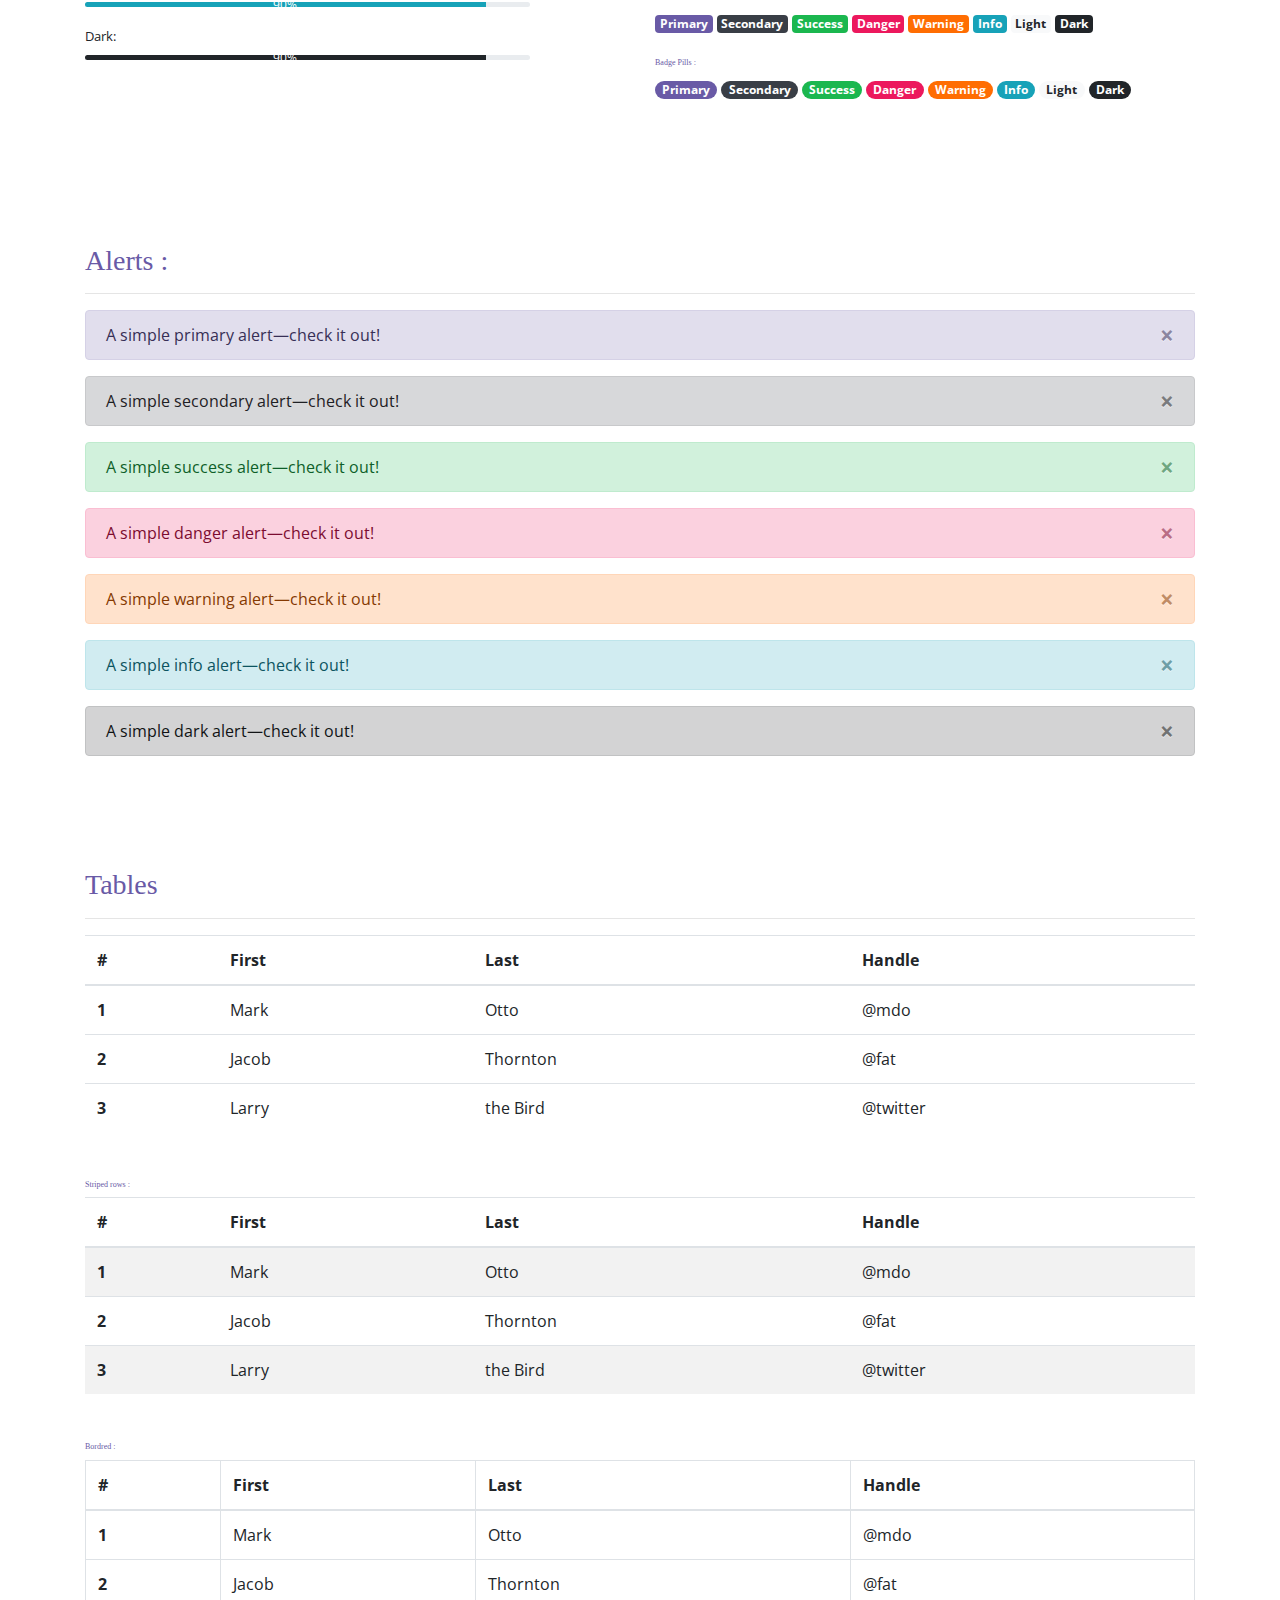
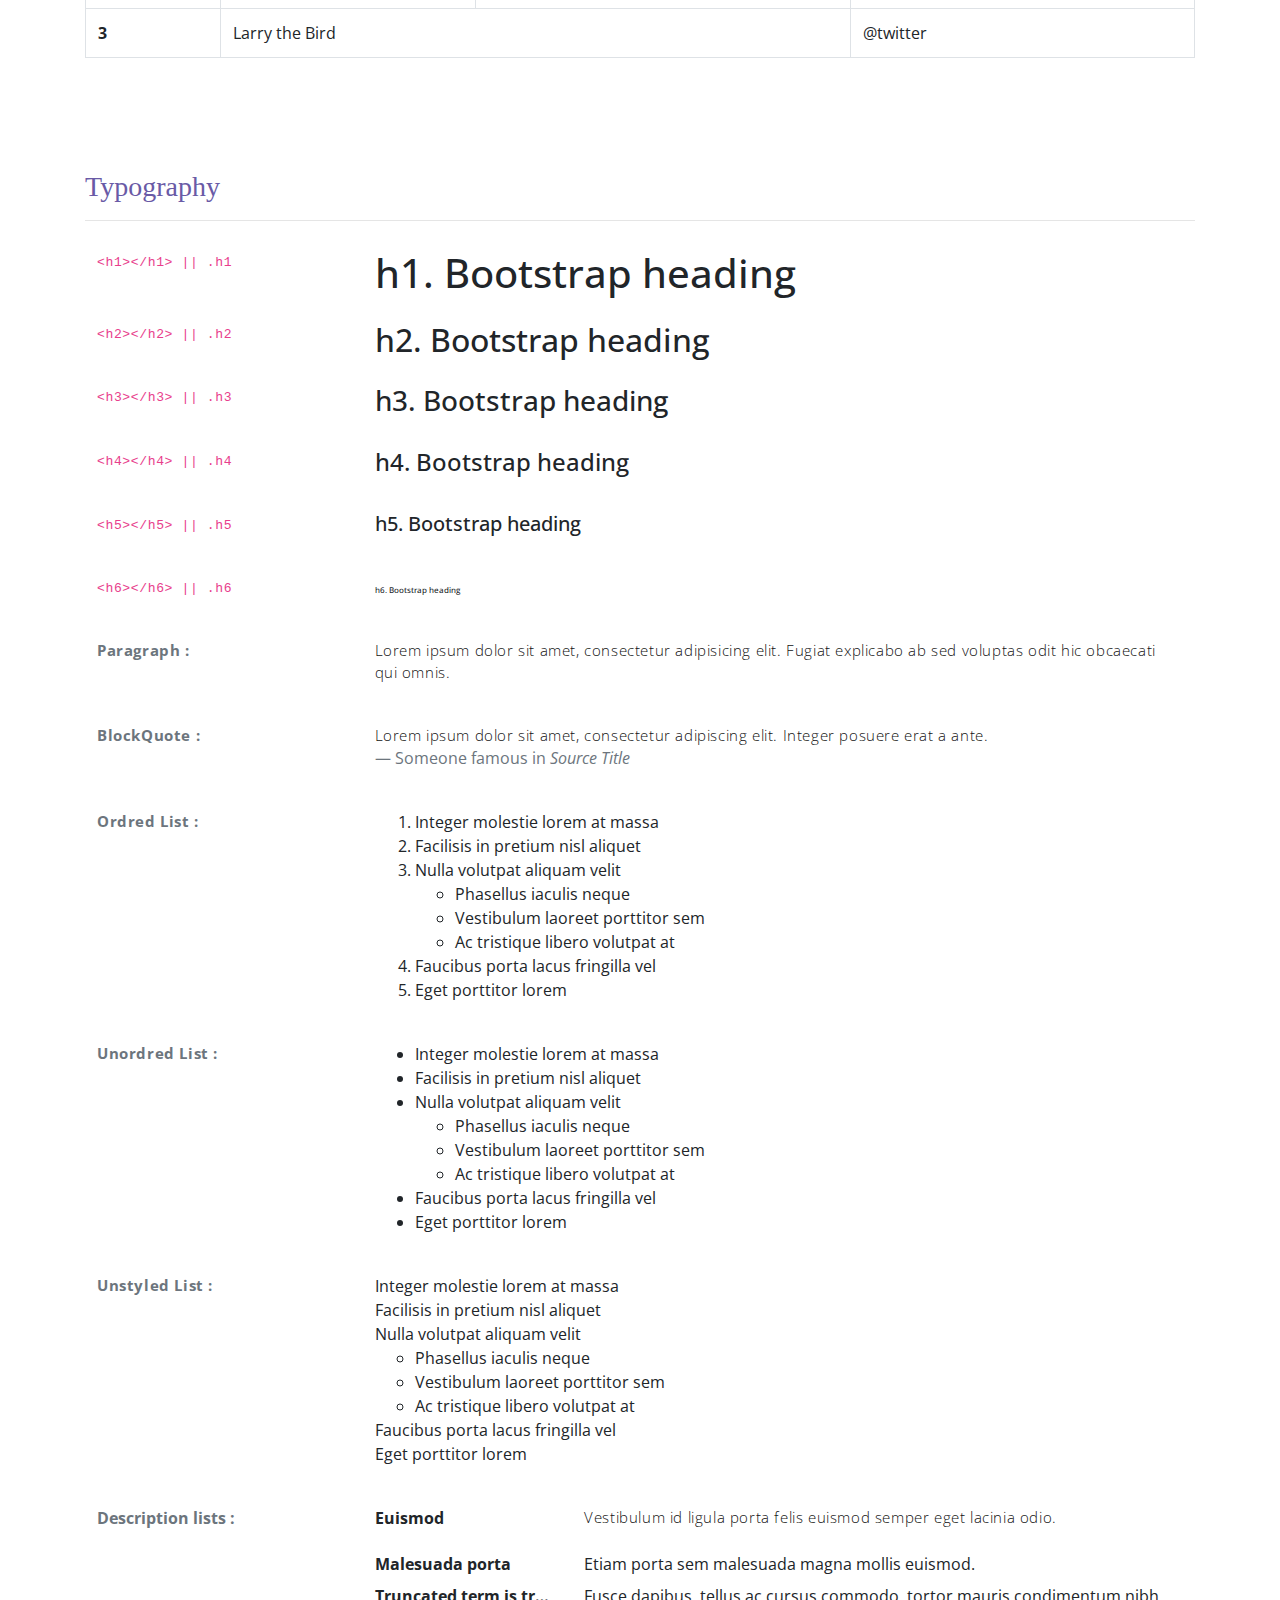
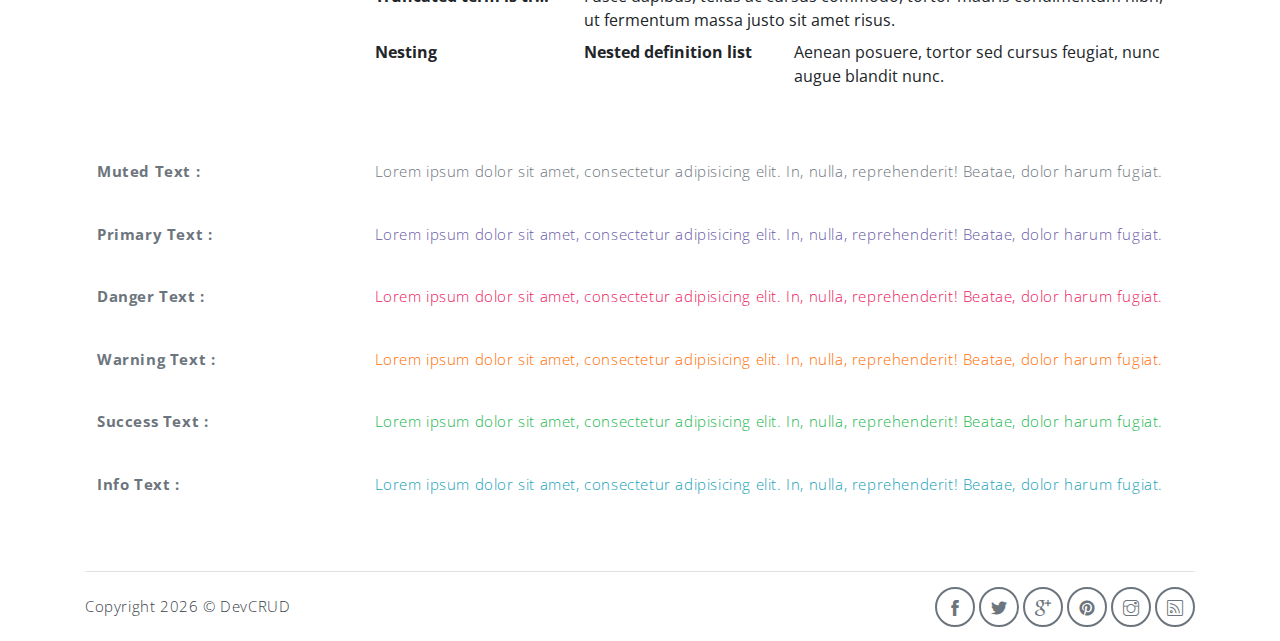
<file: components.html>
<!DOCTYPE html>
<html lang="en">
<head>
   <meta charset="utf-8">
   <meta name="viewport" content="width=device-width, initial-scale=1, shrink-to-fit=no">
   <meta name="description" content="Start your development with Meyawo landing page.">
   <meta name="author" content="Devcrud">
   <title>Meyawo Landing page | Components</title>
   <!-- font icons -->
   <link rel="stylesheet" href="assets/vendors/themify-icons/css/themify-icons.css">
   <!-- Bootstrap + Steller  -->
   <link rel="stylesheet" href="assets/css/meyawo.css">
</head>
<body>

   <!-- Page Header -->
   <header class="header header-mini"> 
      <div class="header-title">Components</div> 
      <nav aria-label="breadcrumb">
         <ol class="breadcrumb">
            <li class="breadcrumb-item"><a href="/">Home</a></li>
            <li class="breadcrumb-item active" aria-current="page">Components</li>
         </ol>
      </nav>
   </header> <!-- End Of Page Header -->

   <!-- main content -->
   <div class="container">

      <!-- Buttons -->
      <h3 class="mt-5">Buttons</h3>
      <hr>
      <h6 class="section-secondary-title">Styles :</h6>
      <button class="btn btn-primary">Default</button>
      <button class="btn btn-outline-primary">outline</button>
      <button class="btn btn-primary rounded">Rounded</button>
      <button class="btn btn-primary rounded"><i class="ti-thumb-up pr-1"></i> With Icon</button>
      <button class="btn btn-primary circle"><i class="ti-heart"></i></button>

      <h6 class="section-secondary-title mt-5">Sizes :</h6>
      <button class="btn btn-primary btn-lg">Large</button>
      <button class="btn btn-primary ">Regular</button>
      <button class="btn btn-primary btn-sm">Small</button>
      <button class="btn btn-primary w-sm ml-3">w-sm</button>
      <button class="btn btn-primary w-md">w-md</button>
      <button class="btn btn-primary w-lg">w-lg</button>

      <h6 class="section-secondary-title mt-5">Colors :</h6>          
      <button type="button" class="btn btn-primary">Primary</button>
      <button type="button" class="btn btn-secondary">Secondary</button>
      <button type="button" class="btn btn-success">Success</button>
      <button type="button" class="btn btn-danger">Danger</button>
      <button type="button" class="btn btn-warning">Warning</button>
      <button type="button" class="btn btn-info">Info</button>
      <button type="button" class="btn btn-light">Light</button>
      <button type="button" class="btn btn-dark">Dark</button>

      <h6 class="section-secondary-title mt-5">Buttons Tags :</h6>
      <button class="btn btn-primary" type="submit">Button</button>
      <input class="btn btn-primary" type="button" value="Input">
      <input class="btn btn-primary" type="submit" value="Submit">
      <input class="btn btn-primary" type="reset" value="Reset">
      
      <!-- devider -->
      <div class="py-5"></div>

      <!-- Inputs -->
      <h3>Inputs</h3>
      <hr>
      <div class="row mt-5">
         <div class="col-md-6">
            <h6 class="section-secondary-title">Form controls :</h6>        
            <div class="form-group">
               <input type="email" class="form-control" id="exampleFormControlInput1" placeholder="Email address">
            </div>
            <div class="form-group">
               <input type="date" class="form-control" id="exampleFormControlInput1" placeholder="Date">
            </div>
            <div class="form-group">
               <input class="form-control" type="text" placeholder="Readonly input here…" readonly>
            </div>
            <div class="form-group">
               <input class="form-control" id="disabledInput" type="text" placeholder="Disabled input here..." disabled>
            </div>
            <div class="form-group">
               <select class="form-control" id="exampleFormControlSelect1">
                  <option>Example select</option>
                  <option>1</option>
                  <option>2</option>
                  <option>3</option>
                  <option>4</option>
                  <option>5</option>
               </select>
            </div>
            <div class="form-group">
               <select multiple class="form-control" id="exampleFormControlSelect2">
                  <option>Example multiple select</option>
                  <option>1</option>
                  <option>2</option>
                  <option>3</option>
                  <option>4</option>
                  <option>5</option>
               </select>
            </div>
            <div class="form-group">
               <textarea class="form-control" id="exampleFormControlTextarea1" rows="3" placeholder="Example textarea"></textarea>
            </div>
         </div>
         <div class="col-md-6">
            <h6 class="section-secondary-title">Sizes :</h6>    
            <div class="form-group">
               <input class="form-control form-control-lg" type="text" placeholder=".form-control-lg">             
            </div>
            <div class="form-group">
               <input class="form-control" type="text" placeholder="Default input">
            </div>
            <div class="form-group">
               <input class="form-control form-control-sm" type="text" placeholder=".form-control-sm"> 
            </div>
         </div>
      </div> <!-- end of inputs -->   

      <!-- devider -->
      <div class="py-5"></div>             

      <!-- Dropdowns -->
      <h3 class="components-section-title font-weight-normal">Dropdowns</h3>
      <hr>
      <div class="dropdown d-inline-block">
         <button class="btn btn-outline-secondary dropdown-toggle" type="button" id="dropdownMenuButton" data-toggle="dropdown" aria-haspopup="true" aria-expanded="false">
         Dropdown button
         </button>
         <div class="dropdown-menu" aria-labelledby="dropdownMenuButton">
         <a class="dropdown-item" href="#">Action</a>
         <a class="dropdown-item" href="#">Another action</a>
         <a class="dropdown-item" href="#">Something else here</a>
         </div>
      </div>
      <div class="dropdown d-inline-block">
         <a class="btn btn-outline-secondary dropdown-toggle" href="#" role="button" id="dropdownMenuLink" data-toggle="dropdown" aria-haspopup="true" aria-expanded="false">
            Dropdown link
         </a>
         <div class="dropdown-menu" aria-labelledby="dropdownMenuLink">
            <a class="dropdown-item" href="#">Action</a>
            <a class="dropdown-item" href="#">Another action</a>
            <a class="dropdown-item" href="#">Something else here</a>
         </div>
      </div>
      <div class="btn-group">
         <button type="button" class="btn btn-outline-secondary">Split</button>
         <button type="button" class="btn btn-outline-secondary dropdown-toggle dropdown-toggle-split" data-toggle="dropdown" aria-haspopup="true" aria-expanded="false">
         <span class="sr-only">Toggle Dropdown</span>
         </button>
         <div class="dropdown-menu">
            <a class="dropdown-item" href="#">Action</a>
            <a class="dropdown-item" href="#">Another action</a>
            <a class="dropdown-item" href="#">Something else here</a>
            <div class="dropdown-divider"></div>
            <a class="dropdown-item" href="#">Separated link</a>
         </div>
      </div>
      <div class="btn-group">
         <button class="btn btn-outline-secondary dropdown-toggle" type="button" id="dropdownMenuButton" data-toggle="dropdown" aria-haspopup="true" aria-expanded="false">
            Form Dropdown
         </button>
         <div class="dropdown-menu form">
            <form class="px-4 py-3">
               <div class="form-group">
                  <input type="email" class="form-control" id="exampleDropdownFormEmail1" placeholder="email@example.com">
               </div>
               <div class="form-group">
                  <input type="password" class="form-control" id="exampleDropdownFormPassword1" placeholder="Password">
               </div>
               <div class="form-check mb-3">
                  <input type="checkbox" class="form-check-input" id="dropdownCheck">
                  <label class="form-check-label" for="dropdownCheck">
                     Remember me
                  </label>
               </div>
               <button type="submit" class="btn btn-primary btn-block">Sign in</button>
            </form>
            <div class="dropdown-divider"></div>
            <a class="dropdown-item" href="#"><small>New around here? Sign up</small></a>
            <a class="dropdown-item" href="#"><small>Forgot password?</small></a>
         </div>
      </div>       
      <h6 class="section-secondary-title mt-5">Directions :</h6>  
      <div class="btn-group dropup">
         <button type="button" class="btn btn-outline-secondary dropdown-toggle" data-toggle="dropdown" aria-haspopup="true" aria-expanded="false">
            Dropup
         </button>
         <div class="dropdown-menu">
            <a class="dropdown-item" href="#">Action</a>
            <a class="dropdown-item" href="#">Another action</a>
            <a class="dropdown-item" href="#">Something else here</a>
            <div class="dropdown-divider"></div>
            <a class="dropdown-item" href="#">Separated link</a>
         </div>
      </div>
      <div class="btn-group dropright">
         <button type="button" class="btn btn-outline-secondary dropdown-toggle" data-toggle="dropdown" aria-haspopup="true" aria-expanded="false">
            Dropup
         </button>
         <div class="dropdown-menu">
            <a class="dropdown-item" href="#">Action</a>
            <a class="dropdown-item" href="#">Another action</a>
            <a class="dropdown-item" href="#">Something else here</a>
            <div class="dropdown-divider"></div>
            <a class="dropdown-item" href="#">Separated link</a>
         </div>
      </div>
      <div class="btn-group">
         <button type="button" class="btn btn-outline-secondary dropdown-toggle" data-toggle="dropdown" aria-haspopup="true" aria-expanded="false">
            Dropdown
         </button>
         <div class="dropdown-menu">
            <a class="dropdown-item" href="#">Action</a>
            <a class="dropdown-item" href="#">Another action</a>
            <a class="dropdown-item" href="#">Something else here</a>
            <div class="dropdown-divider"></div>
            <a class="dropdown-item" href="#">Separated link</a>
         </div>
      </div>
      <div class="btn-group dropleft">
         <button type="button" class="btn btn-outline-secondary dropdown-toggle" data-toggle="dropdown" aria-haspopup="true" aria-expanded="false">
            Dropdown
         </button>
         <div class="dropdown-menu">
            <a class="dropdown-item" href="#">Action</a>
            <a class="dropdown-item" href="#">Another action</a>
            <a class="dropdown-item" href="#">Something else here</a>
            <div class="dropdown-divider"></div>
            <a class="dropdown-item" href="#">Separated link</a>
         </div>
      </div> <!-- end of Dropdowns -->  

      <!-- devider -->
      <div class="py-5"></div>   

      <!-- navbars -->
      <h3 class="components-section-title font-weight-normal mt-5">Navigations</h3>
      <hr>
      <nav class="navbar navbar-expand-sm navbar-dark bg-primary rounded shadow mb-3">
         <div class="container">
            <a class="navbar-brand" href="#">Primary Color</a>
            <button class="navbar-toggler ml-auto" type="button" data-toggle="collapse" data-target="#navbarSupportedContent" aria-controls="navbarSupportedContent" aria-expanded="false" aria-label="Toggle navigation">
            <span class="navbar-toggler-icon"></span>
            </button>
            <div class="collapse navbar-collapse" id="navbarSupportedContent">
               <ul class="navbar-nav ml-auto"> 
                  <li class="nav-item">
                     <a class="nav-link" href="#about">About Us</a>
                  </li>
                  <li class="nav-item">
                     <a class="nav-link" href="#service">Our Service</a>
                  </li>
                  <li class="nav-item">
                     <a class="nav-link" href="#team">Our Team</a>
                  </li>
                  <li class="nav-item">
                     <a href="#book-table" class="ml-4 mt-1 btn btn-light btn-sm">navbar button</a>
                  </li>
               </ul>                       
            </div>
         </div>
      </nav>
      <nav class="navbar navbar-expand-sm navbar-dark bg-secondary rounded shadow mb-3">
         <div class="container">
            <a class="navbar-brand" href="#">Secondary Color</a>
            <button class="navbar-toggler ml-auto" type="button" data-toggle="collapse" data-target="#navbarSupportedContent" aria-controls="navbarSupportedContent" aria-expanded="false" aria-label="Toggle navigation">
            <span class="navbar-toggler-icon"></span>
            </button>
            <div class="collapse navbar-collapse" id="navbarSupportedContent">
               <ul class="navbar-nav ml-auto"> 
                  <li class="nav-item">
                     <a class="nav-link" href="#about">About Us</a>
                  </li>
                  <li class="nav-item">
                     <a class="nav-link" href="#service">Our Service</a>
                  </li>
                  <li class="nav-item">
                     <a class="nav-link" href="#team">Our Team</a>
                  </li>
                  <li class="nav-item">
                     <a href="#book-table" class="ml-4 mt-1 btn btn-light btn-sm">navbar button</a>
                  </li>
               </ul>                       
            </div>
         </div>
      </nav>
      <nav class="navbar navbar-expand-sm navbar-dark bg-success rounded shadow mb-3">
         <div class="container">
            <a class="navbar-brand" href="#">Success Color</a>
            <button class="navbar-toggler ml-auto" type="button" data-toggle="collapse" data-target="#navbarSupportedContent" aria-controls="navbarSupportedContent" aria-expanded="false" aria-label="Toggle navigation">
            <span class="navbar-toggler-icon"></span>
            </button>
            <div class="collapse navbar-collapse" id="navbarSupportedContent">
               <ul class="navbar-nav ml-auto"> 
                  <li class="nav-item">
                     <a class="nav-link" href="#about">About Us</a>
                  </li>
                  <li class="nav-item">
                     <a class="nav-link" href="#service">Our Service</a>
                  </li>
                  <li class="nav-item">
                     <a class="nav-link" href="#team">Our Team</a>
                  </li>
                  <li class="nav-item">
                     <a href="#book-table" class="ml-4 mt-1 btn btn-light btn-sm">navbar button</a>
                  </li>
               </ul>                       
            </div>
         </div>
      </nav>
      <nav class="navbar navbar-expand-sm navbar-dark bg-info rounded shadow mb-3">
         <div class="container">
            <a class="navbar-brand" href="#">Info Color</a>
            <button class="navbar-toggler ml-auto" type="button" data-toggle="collapse" data-target="#navbarSupportedContent" aria-controls="navbarSupportedContent" aria-expanded="false" aria-label="Toggle navigation">
            <span class="navbar-toggler-icon"></span>
            </button>
            <div class="collapse navbar-collapse" id="navbarSupportedContent">
               <ul class="navbar-nav ml-auto"> 
                  <li class="nav-item">
                     <a class="nav-link" href="#about">About Us</a>
                  </li>
                  <li class="nav-item">
                     <a class="nav-link" href="#service">Our Service</a>
                  </li>
                  <li class="nav-item">
                     <a class="nav-link" href="#team">Our Team</a>
                  </li>
                  <li class="nav-item">
                     <a href="#book-table" class="ml-4 mt-1 btn btn-light btn-sm">navbar button</a>
                  </li>
               </ul>                       
            </div>
         </div>
      </nav>
      <nav class="navbar navbar-expand-sm navbar-dark bg-warning rounded shadow mb-3">
         <div class="container">
            <a class="navbar-brand" href="#">Warning Color</a>
            <button class="navbar-toggler ml-auto" type="button" data-toggle="collapse" data-target="#navbarSupportedContent" aria-controls="navbarSupportedContent" aria-expanded="false" aria-label="Toggle navigation">
            <span class="navbar-toggler-icon"></span>
            </button>
            <div class="collapse navbar-collapse" id="navbarSupportedContent">
               <ul class="navbar-nav ml-auto"> 
                  <li class="nav-item">
                     <a class="nav-link" href="#about">About Us</a>
                  </li>
                  <li class="nav-item">
                     <a class="nav-link" href="#service">Our Service</a>
                  </li>
                  <li class="nav-item">
                     <a class="nav-link" href="#team">Our Team</a>
                  </li>
                  <li class="nav-item">
                     <a href="#book-table" class="ml-4 mt-1 btn btn-light btn-sm">navbar button</a>
                  </li>
               </ul>                       
            </div>
         </div>
      </nav>
      <nav class="navbar navbar-expand-sm navbar-dark bg-danger rounded shadow mb-3">
         <div class="container">
            <a class="navbar-brand" href="#">Danger Color</a>
            <button class="navbar-toggler ml-auto" type="button" data-toggle="collapse" data-target="#navbarSupportedContent" aria-controls="navbarSupportedContent" aria-expanded="false" aria-label="Toggle navigation">
            <span class="navbar-toggler-icon"></span>
            </button>
            <div class="collapse navbar-collapse" id="navbarSupportedContent">
               <ul class="navbar-nav ml-auto"> 
                  <li class="nav-item">
                     <a class="nav-link" href="#about">About Us</a>
                  </li>
                  <li class="nav-item">
                     <a class="nav-link" href="#service">Our Service</a>
                  </li>
                  <li class="nav-item">
                     <a class="nav-link" href="#team">Our Team</a>
                  </li>
                  <li class="nav-item">
                     <a href="#book-table" class="ml-4 mt-1 btn btn-light btn-sm">navbar button</a>
                  </li>
               </ul>                       
            </div>
         </div>
      </nav>
      <nav class="navbar navbar-expand-sm navbar-dark bg-dark rounded shadow mb-3">
         <div class="container">
            <a class="navbar-brand" href="#">Dark Color</a>
            <button class="navbar-toggler ml-auto" type="button" data-toggle="collapse" data-target="#navbarSupportedContent" aria-controls="navbarSupportedContent" aria-expanded="false" aria-label="Toggle navigation">
            <span class="navbar-toggler-icon"></span>
            </button>
            <div class="collapse navbar-collapse" id="navbarSupportedContent">
               <ul class="navbar-nav ml-auto"> 
                  <li class="nav-item">
                     <a class="nav-link" href="#about">About Us</a>
                  </li>
                  <li class="nav-item">
                     <a class="nav-link" href="#service">Our Service</a>
                  </li>
                  <li class="nav-item">
                     <a class="nav-link" href="#team">Our Team</a>
                  </li>
                  <li class="nav-item">
                     <a href="#book-table" class="ml-4 mt-1 btn btn-light btn-sm">navbar button</a>
                  </li>
               </ul>                       
            </div>
         </div>
      </nav>
      <nav class="navbar navbar-expand-sm navbar-light bg-light rounded shadow mb-3">
         <div class="container">
            <a class="navbar-brand" href="#">Dark Color</a>
            <button class="navbar-toggler ml-auto" type="button" data-toggle="collapse" data-target="#navbarSupportedContent" aria-controls="navbarSupportedContent" aria-expanded="false" aria-label="Toggle navigation">
            <span class="navbar-toggler-icon"></span>
            </button>
            <div class="collapse navbar-collapse" id="navbarSupportedContent">
               <ul class="navbar-nav ml-auto"> 
                  <li class="nav-item">
                     <a class="nav-link" href="#about">About Us</a>
                  </li>
                  <li class="nav-item">
                     <a class="nav-link" href="#service">Our Service</a>
                  </li>
                  <li class="nav-item">
                     <a class="nav-link" href="#team">Our Team</a>
                  </li>
                  <li class="nav-item">
                     <a href="#book-table" class="ml-4 mt-1 btn btn-dark btn-sm">navbar button</a>
                  </li>
               </ul>                       
            </div>
         </div>
      </nav>
      <!-- End of navbars -->

      <!-- devider -->
      <div class="py-5"></div>   
      
      <!-- progress bars -->
      <div class="row justify-content-between">
         <div class="col-md-5">
            <h3 class="components-section-title font-weight-normal mt-5">Progress Bars :</h3>
            <hr>
            <small>Default: </small>
            <div class="progress mt-2 mb-3">
               <div class="progress-bar" role="progressbar" style="width: 90%" aria-valuenow="25" aria-valuemin="0" aria-valuemax="100"><span>90%</span></div>
            </div>
            <small>Success:</small>
            <div class="progress mt-2 mb-3">
               <div class="progress-bar bg-success" role="progressbar" style="width: 90%" aria-valuenow="25" aria-valuemin="0" aria-valuemax="100"><span>90%</span></div>
            </div>
            <small>Danger:</small>
            <div class="progress mt-2 mb-3">
               <div class="progress-bar bg-danger" role="progressbar" style="width: 90%" aria-valuenow="25" aria-valuemin="0" aria-valuemax="100"><span>90%</span></div>
            </div>
            <small>Warning:</small>
            <div class="progress mt-2 mb-3">
               <div class="progress-bar bg-warning" role="progressbar" style="width: 90%" aria-valuenow="25" aria-valuemin="0" aria-valuemax="100"><span>90%</span></div>
            </div>
            <small>Info:</small>
            <div class="progress mt-2 mb-3">
               <div class="progress-bar bg-info" role="progressbar" style="width: 90%" aria-valuenow="25" aria-valuemin="0" aria-valuemax="100"><span>90%</span></div>
            </div>
            <small>Dark:</small>
            <div class="progress mt-2 mb-3">
               <div class="progress-bar bg-dark" role="progressbar" style="width: 90%" aria-valuenow="25" aria-valuemin="0" aria-valuemax="100"><span>90%</span></div>
            </div>
         </div>
         <div class="col-md-6">
            <h3 class="components-section-title font-weight-normal mt-5">Paginations :</h3>
            <hr>
            <nav aria-label="Page navigation example">
               <ul class="pagination pagination-sm">
                  <li class="page-item"><a class="page-link" href="#"><i class="ti-angle-double-left"></i></a></li>
                  <li class="page-item"><a class="page-link" href="#">1</a></li>
                  <li class="page-item"><a class="page-link" href="#">2</a></li>
                  <li class="page-item active"><a class="page-link" href="#">3</a></li>
                  <li class="page-item"><a class="page-link" href="#">4</a></li>
                  <li class="page-item"><a class="page-link" href="#">5</a></li>
                  <li class="page-item"><a class="page-link" href="#"><i class="ti-angle-double-right"></i></a></li>
               </ul>
            </nav>
            <nav aria-label="Page navigation example">
               <ul class="pagination">
               <li class="page-item"><a class="page-link" href="#"><i class="ti-angle-double-left"></i></a></li>
                  <li class="page-item"><a class="page-link" href="#">1</a></li>
                  <li class="page-item"><a class="page-link" href="#">2</a></li>
                  <li class="page-item active"><a class="page-link" href="#">3</a></li>
                  <li class="page-item"><a class="page-link" href="#">4</a></li>
                  <li class="page-item"><a class="page-link" href="#">5</a></li>
                  <li class="page-item"><a class="page-link" href="#"><i class="ti-angle-double-right"></i></a></li>
               </ul>
            </nav>
            <nav aria-label="Page navigation example">
               <ul class="pagination pagination-lg">
                  <li class="page-item"><a class="page-link" href="#"><i class="ti-angle-double-left"></i></a></li>
                  <li class="page-item"><a class="page-link" href="#">1</a></li>
                  <li class="page-item"><a class="page-link" href="#">2</a></li>
                  <li class="page-item active"><a class="page-link" href="#">3</a></li>
                  <li class="page-item"><a class="page-link" href="#">4</a></li>
                  <li class="page-item"><a class="page-link" href="#">5</a></li>
                  <li class="page-item"><a class="page-link" href="#"><i class="ti-angle-double-right"></i></a></li>
               </ul>
            </nav>

            <!-- Badges -->
            <h3 class="components-section-title font-weight-normal mt-5">Badges :</h3>
            <hr>
            <span class="badge badge-primary">Primary</span>
            <span class="badge badge-secondary">Secondary</span>
            <span class="badge badge-success">Success</span>
            <span class="badge badge-danger">Danger</span>
            <span class="badge badge-warning">Warning</span>
            <span class="badge badge-info">Info</span>
            <span class="badge badge-light">Light</span>
            <span class="badge badge-dark">Dark</span>
            <h6 class="section-secondary-title mt-4 mb-2">Badge Pills :</h6>
            <span class="badge badge-pill badge-primary">Primary</span>
            <span class="badge badge-pill badge-secondary">Secondary</span>
            <span class="badge badge-pill badge-success">Success</span>
            <span class="badge badge-pill badge-danger">Danger</span>
            <span class="badge badge-pill badge-warning">Warning</span>
            <span class="badge badge-pill badge-info">Info</span>
            <span class="badge badge-pill badge-light">Light</span>
            <span class="badge badge-pill badge-dark">Dark</span>
         </div>
      </div> <!-- End of Progress bars -->

      <!-- devider -->
      <div class="py-5"></div>  

      <!-- Alerts -->
      <h3 class="components-section-title font-weight-normal mt-5">Alerts :</h3>
      <hr>
      <div class="alert alert-primary alert-dismissible fade show" role="alert">
         A simple primary alert—check it out!
         <button type="button" class="close" data-dismiss="alert" aria-label="Close">
            <span aria-hidden="true">&times;</span>
         </button>
      </div>
      <div class="alert alert-secondary alert-dismissible fade show" role="alert">
         A simple secondary alert—check it out!
         <button type="button" class="close" data-dismiss="alert" aria-label="Close">
            <span aria-hidden="true">&times;</span>
         </button>
      </div>
      <div class="alert alert-success alert-dismissible fade show" role="alert">
         A simple success alert—check it out!
         <button type="button" class="close" data-dismiss="alert" aria-label="Close">
            <span aria-hidden="true">&times;</span>
         </button>
      </div>
      <div class="alert alert-danger alert-dismissible fade show" role="alert">
         A simple danger alert—check it out!
         <button type="button" class="close" data-dismiss="alert" aria-label="Close">
            <span aria-hidden="true">&times;</span>
         </button>
      </div>
      <div class="alert alert-warning alert-dismissible fade show" role="alert">
         A simple warning alert—check it out!
         <button type="button" class="close" data-dismiss="alert" aria-label="Close">
            <span aria-hidden="true">&times;</span>
         </button>
      </div>
      <div class="alert alert-info alert-dismissible fade show" role="alert">
         A simple info alert—check it out!
         <button type="button" class="close" data-dismiss="alert" aria-label="Close">
            <span aria-hidden="true">&times;</span>
         </button>
      </div>
      <div class="alert alert-dark alert-dismissible fade show" role="alert">
         A simple dark alert—check it out!
         <button type="button" class="close" data-dismiss="alert" aria-label="Close">
            <span aria-hidden="true">&times;</span>
         </button>
      </div>
      <!-- end of alerts -->

      <!-- devider -->
      <div class="py-5"></div> 
   
      <!-- tables -->
      <h3 class="components-section-title">Tables</h3>
      <hr>
      <table class="table">
         <thead>
            <tr>
               <th scope="col">#</th>
               <th scope="col">First</th>
               <th scope="col">Last</th>
               <th scope="col">Handle</th>
            </tr>
         </thead>
         <tbody>
            <tr>
               <th scope="row">1</th>
               <td>Mark</td>
               <td>Otto</td>
               <td>@mdo</td>
            </tr>
            <tr>
               <th scope="row">2</th>
               <td>Jacob</td>
               <td>Thornton</td>
               <td>@fat</td>
            </tr>
            <tr>
               <th scope="row">3</th>
               <td>Larry</td>
               <td>the Bird</td>
               <td>@twitter</td>
            </tr>
         </tbody>
      </table>

      <h6 class="section-secondary-title mt-5">Striped rows :</h6>
      <table class="table table-striped">
         <thead>
            <tr>
               <th scope="col">#</th>
               <th scope="col">First</th>
               <th scope="col">Last</th>
               <th scope="col">Handle</th>
            </tr>
         </thead>
         <tbody>
            <tr>
               <th scope="row">1</th>
               <td>Mark</td>
               <td>Otto</td>
               <td>@mdo</td>
            </tr>
            <tr>
               <th scope="row">2</th>
               <td>Jacob</td>
               <td>Thornton</td>
               <td>@fat</td>
            </tr>
            <tr>
               <th scope="row">3</th>
               <td>Larry</td>
               <td>the Bird</td>
               <td>@twitter</td>
            </tr>
         </tbody>
      </table>

      <h6 class="section-secondary-title mt-5">Bordred :</h6>
      <table class="table table-bordered">
         <thead>
            <tr>
               <th scope="col">#</th>
               <th scope="col">First</th>
               <th scope="col">Last</th>
               <th scope="col">Handle</th>
            </tr>
         </thead>
         <tbody>
            <tr>
               <th scope="row">1</th>
               <td>Mark</td>
               <td>Otto</td>
               <td>@mdo</td>
            </tr>
            <tr>
               <th scope="row">2</th>
               <td>Jacob</td>
               <td>Thornton</td>
               <td>@fat</td>
            </tr>
            <tr>
               <th scope="row">3</th>
               <td colspan="2">Larry the Bird</td>
               <td>@twitter</td>
            </tr>
         </tbody>
      </table>
      <!-- end of tables -->

      <!-- devider -->
      <div class="py-5"></div> 

      <!-- typography -->
      <h3 class="components-section-title">Typography</h3>
      <hr>
      <table class="table table-borderless v-align-center">
         <tbody>
            <tr>
               <td>
                  <p><code class="highlighter-rouge">&lt;h1&gt;&lt;/h1&gt; || .h1</code></p>
               </td>
               <td class="w-75"><span class="h1">h1. Bootstrap heading</span></td>
            </tr>
            <tr>
               <td>
                  <p><code class="highlighter-rouge">&lt;h2&gt;&lt;/h2&gt; || .h2</code></p>
               </td>
               <td><span class="h2">h2. Bootstrap heading</span></td>
            </tr>
            <tr>
               <td>
                  <p><code class="highlighter-rouge">&lt;h3&gt;&lt;/h3&gt; || .h3</code></p>
               </td>
               <td><span class="h3">h3. Bootstrap heading</span></td>
            </tr>
            <tr>
               <td>
                  <p><code class="highlighter-rouge">&lt;h4&gt;&lt;/h4&gt; || .h4</code></p>
               </td>
               <td><span class="h4">h4. Bootstrap heading</span></td>
            </tr>
            <tr>
               <td>
                  <p><code class="highlighter-rouge">&lt;h5&gt;&lt;/h5&gt; || .h5</code></p>
               </td>
               <td><span class="h5">h5. Bootstrap heading</span></td>
            </tr>
            <tr>
               <td>
                  <p><code class="highlighter-rouge">&lt;h6&gt;&lt;/h6&gt; || .h6</code></p>
               </td>
               <td><span class="h6">h6. Bootstrap heading</span></td>
            </tr>
            <tr>
               <td>
                  <p class="font-weight-bold text-muted">Paragraph :</p>
               </td>
               <td><p>Lorem ipsum dolor sit amet, consectetur adipisicing elit. Fugiat explicabo ab sed voluptas odit hic obcaecati qui omnis.</p></td>
            </tr>
            <tr>
               <td>
                  <p class="font-weight-bold text-muted">BlockQuote :</p>
               </td>
               <td>
                  <blockquote class="blockquote">
                     <p class="mb-0">Lorem ipsum dolor sit amet, consectetur adipiscing elit. Integer posuere erat a ante.</p>
                     <footer class="blockquote-footer">Someone famous in <cite title="Source Title">Source Title</cite></footer>
                  </blockquote>
               </td>
            </tr>

            <tr>
               <td><p class="font-weight-bold text-muted">Ordred List :</p></td>
               <td>
                  <ol>
                     <li>Integer molestie lorem at massa</li>
                     <li>Facilisis in pretium nisl aliquet</li>
                     <li>Nulla volutpat aliquam velit
                        <ul>
                           <li>Phasellus iaculis neque</li>
                           <li>Vestibulum laoreet porttitor sem</li>
                           <li>Ac tristique libero volutpat at</li>
                        </ul>
                     </li>
                     <li>Faucibus porta lacus fringilla vel</li>
                     <li>Eget porttitor lorem</li>
                  </ol>
               </td>
            </tr>
            <tr>
               <td><p class="font-weight-bold text-muted">Unordred List :</p></td>
               <td>
                  <ul >
                     <li>Integer molestie lorem at massa</li>
                     <li>Facilisis in pretium nisl aliquet</li>
                     <li>Nulla volutpat aliquam velit
                        <ul>
                           <li>Phasellus iaculis neque</li>
                           <li>Vestibulum laoreet porttitor sem</li>
                           <li>Ac tristique libero volutpat at</li>
                        </ul>
                     </li>
                     <li>Faucibus porta lacus fringilla vel</li>
                     <li>Eget porttitor lorem</li>
                  </ul>
               </td>
            </tr>
            <tr>
               <td><p class="font-weight-bold text-muted">Unstyled List :</p></td>
               <td>
                  <ul class="list-unstyled">
                     <li>Integer molestie lorem at massa</li>
                     <li>Facilisis in pretium nisl aliquet</li>
                     <li>Nulla volutpat aliquam velit
                        <ul>
                           <li>Phasellus iaculis neque</li>
                           <li>Vestibulum laoreet porttitor sem</li>
                           <li>Ac tristique libero volutpat at</li>
                        </ul>
                     </li>
                     <li>Faucibus porta lacus fringilla vel</li>
                     <li>Eget porttitor lorem</li>
                  </ul>
               </td>
            </tr>
            <tr>
               <td class="font-weight-bold text-muted">Description lists : </td>
               <td>
                  <dl class="row">
                     <dt class="col-sm-3">Euismod</dt>
                     <dd class="col-sm-9">
                        <p>Vestibulum id ligula porta felis euismod semper eget lacinia odio.</p>
                     </dd>

                     <dt class="col-sm-3">Malesuada porta</dt>
                     <dd class="col-sm-9">Etiam porta sem malesuada magna mollis euismod.</dd>

                     <dt class="col-sm-3 text-truncate">Truncated term is truncated</dt>
                     <dd class="col-sm-9">Fusce dapibus, tellus ac cursus commodo, tortor mauris condimentum nibh, ut fermentum massa justo sit amet risus.</dd>

                     <dt class="col-sm-3">Nesting</dt>
                     <dd class="col-sm-9">
                        <dl class="row">
                           <dt class="col-sm-4">Nested definition list</dt>
                           <dd class="col-sm-8">Aenean posuere, tortor sed cursus feugiat, nunc augue blandit nunc.</dd>
                        </dl>
                     </dd>
                  </dl>
               </td>
            </tr>
            <tr>
               <td>
                  <p class="font-weight-bold text-muted">Muted Text :</p>
               </td>
               <td>
                  <p class="text-muted">Lorem ipsum dolor sit amet, consectetur adipisicing elit. In, nulla, reprehenderit! Beatae, dolor harum fugiat.</p>
               </td>
            </tr>
            <tr>
               <td>
                  <p class="font-weight-bold text-muted">Primary Text :</p>
               </td>
               <td>
                  <p class="text-primary">Lorem ipsum dolor sit amet, consectetur adipisicing elit. In, nulla, reprehenderit! Beatae, dolor harum fugiat.</p>
               </td>
            </tr>
            <tr>
               <td>
                  <p class="font-weight-bold text-muted">Danger Text :</p>
               </td>
               <td>
                  <p class="text-danger">Lorem ipsum dolor sit amet, consectetur adipisicing elit. In, nulla, reprehenderit! Beatae, dolor harum fugiat.</p>
               </td>
            </tr>
            <tr>
               <td>
                  <p class="font-weight-bold text-muted">Warning Text :</p>
               </td>
               <td>
                  <p class="text-warning">Lorem ipsum dolor sit amet, consectetur adipisicing elit. In, nulla, reprehenderit! Beatae, dolor harum fugiat.</p>
               </td>
            </tr>
            <tr>
               <td>
                  <p class="font-weight-bold text-muted">Success Text :</p>
               </td>
               <td>
                  <p class="text-success">Lorem ipsum dolor sit amet, consectetur adipisicing elit. In, nulla, reprehenderit! Beatae, dolor harum fugiat.</p>
               </td>
            </tr>
            <tr>
               <td>
                  <p class="font-weight-bold text-muted">Info Text :</p>
               </td>
               <td>
                  <p class="text-info">Lorem ipsum dolor sit amet, consectetur adipisicing elit. In, nulla, reprehenderit! Beatae, dolor harum fugiat.</p>
               </td>
            </tr>
         </tbody>
      </table>
   </div>
   <!-- end of typography -->

   <!-- footer -->
    <div class="container mt-5">
        <footer class="footer">       
            <p class="mb-0">Copyright <script>document.write(new Date().getFullYear())</script> &copy; <a href="http://www.devcrud.com">DevCRUD</a></p>
            <div class="social-links text-right m-auto ml-sm-auto">
                <a href="javascript:void(0)" class="link"><i class="ti-facebook"></i></a>
                <a href="javascript:void(0)" class="link"><i class="ti-twitter-alt"></i></a>
                <a href="javascript:void(0)" class="link"><i class="ti-google"></i></a>
                <a href="javascript:void(0)" class="link"><i class="ti-pinterest-alt"></i></a>
                <a href="javascript:void(0)" class="link"><i class="ti-instagram"></i></a>
                <a href="javascript:void(0)" class="link"><i class="ti-rss"></i></a>
            </div>
        </footer>
    </div> <!-- end of page footer -->
   
   <!-- core  -->
   <script src="assets/vendors/jquery/jquery-3.4.1.js"></script>
   <script src="assets/vendors/bootstrap/bootstrap.bundle.js"></script>

</body>
</html>
</file>
<file: assets/vendors/themify-icons/css/themify-icons.css>
@font-face {
	font-family: 'themify';
	src:url("../fonts/themify.eot?-fvbane");
	src:url("../fonts/themify.eot?#iefix-fvbane") format("embedded-opentype"),
		url("../fonts/themify.woff?-fvbane") format("woff"),
		url("../fonts/themify.ttf?-fvbane") format("truetype"),
		url("../fonts/themify.svg?-fvbane#themify") format("svg");
	font-weight: normal;
	font-style: normal;
}

[class^="ti-"], [class*=" ti-"] {
	font-family: 'themify';
	speak: none;
	font-style: normal;
	font-weight: normal;
	font-variant: normal;
	text-transform: none;
	line-height: 1;

	/* Better Font Rendering =========== */
	-webkit-font-smoothing: antialiased;
	-moz-osx-font-smoothing: grayscale;
}

.ti-wand:before {
	content: "\e600";
}
.ti-volume:before {
	content: "\e601";
}
.ti-user:before {
	content: "\e602";
}
.ti-unlock:before {
	content: "\e603";
}
.ti-unlink:before {
	content: "\e604";
}
.ti-trash:before {
	content: "\e605";
}
.ti-thought:before {
	content: "\e606";
}
.ti-target:before {
	content: "\e607";
}
.ti-tag:before {
	content: "\e608";
}
.ti-tablet:before {
	content: "\e609";
}
.ti-star:before {
	content: "\e60a";
}
.ti-spray:before {
	content: "\e60b";
}
.ti-signal:before {
	content: "\e60c";
}
.ti-shopping-cart:before {
	content: "\e60d";
}
.ti-shopping-cart-full:before {
	content: "\e60e";
}
.ti-settings:before {
	content: "\e60f";
}
.ti-search:before {
	content: "\e610";
}
.ti-zoom-in:before {
	content: "\e611";
}
.ti-zoom-out:before {
	content: "\e612";
}
.ti-cut:before {
	content: "\e613";
}
.ti-ruler:before {
	content: "\e614";
}
.ti-ruler-pencil:before {
	content: "\e615";
}
.ti-ruler-alt:before {
	content: "\e616";
}
.ti-bookmark:before {
	content: "\e617";
}
.ti-bookmark-alt:before {
	content: "\e618";
}
.ti-reload:before {
	content: "\e619";
}
.ti-plus:before {
	content: "\e61a";
}
.ti-pin:before {
	content: "\e61b";
}
.ti-pencil:before {
	content: "\e61c";
}
.ti-pencil-alt:before {
	content: "\e61d";
}
.ti-paint-roller:before {
	content: "\e61e";
}
.ti-paint-bucket:before {
	content: "\e61f";
}
.ti-na:before {
	content: "\e620";
}
.ti-mobile:before {
	content: "\e621";
}
.ti-minus:before {
	content: "\e622";
}
.ti-medall:before {
	content: "\e623";
}
.ti-medall-alt:before {
	content: "\e624";
}
.ti-marker:before {
	content: "\e625";
}
.ti-marker-alt:before {
	content: "\e626";
}
.ti-arrow-up:before {
	content: "\e627";
}
.ti-arrow-right:before {
	content: "\e628";
}
.ti-arrow-left:before {
	content: "\e629";
}
.ti-arrow-down:before {
	content: "\e62a";
}
.ti-lock:before {
	content: "\e62b";
}
.ti-location-arrow:before {
	content: "\e62c";
}
.ti-link:before {
	content: "\e62d";
}
.ti-layout:before {
	content: "\e62e";
}
.ti-layers:before {
	content: "\e62f";
}
.ti-layers-alt:before {
	content: "\e630";
}
.ti-key:before {
	content: "\e631";
}
.ti-import:before {
	content: "\e632";
}
.ti-image:before {
	content: "\e633";
}
.ti-heart:before {
	content: "\e634";
}
.ti-heart-broken:before {
	content: "\e635";
}
.ti-hand-stop:before {
	content: "\e636";
}
.ti-hand-open:before {
	content: "\e637";
}
.ti-hand-drag:before {
	content: "\e638";
}
.ti-folder:before {
	content: "\e639";
}
.ti-flag:before {
	content: "\e63a";
}
.ti-flag-alt:before {
	content: "\e63b";
}
.ti-flag-alt-2:before {
	content: "\e63c";
}
.ti-eye:before {
	content: "\e63d";
}
.ti-export:before {
	content: "\e63e";
}
.ti-exchange-vertical:before {
	content: "\e63f";
}
.ti-desktop:before {
	content: "\e640";
}
.ti-cup:before {
	content: "\e641";
}
.ti-crown:before {
	content: "\e642";
}
.ti-comments:before {
	content: "\e643";
}
.ti-comment:before {
	content: "\e644";
}
.ti-comment-alt:before {
	content: "\e645";
}
.ti-close:before {
	content: "\e646";
}
.ti-clip:before {
	content: "\e647";
}
.ti-angle-up:before {
	content: "\e648";
}
.ti-angle-right:before {
	content: "\e649";
}
.ti-angle-left:before {
	content: "\e64a";
}
.ti-angle-down:before {
	content: "\e64b";
}
.ti-check:before {
	content: "\e64c";
}
.ti-check-box:before {
	content: "\e64d";
}
.ti-camera:before {
	content: "\e64e";
}
.ti-announcement:before {
	content: "\e64f";
}
.ti-brush:before {
	content: "\e650";
}
.ti-briefcase:before {
	content: "\e651";
}
.ti-bolt:before {
	content: "\e652";
}
.ti-bolt-alt:before {
	content: "\e653";
}
.ti-blackboard:before {
	content: "\e654";
}
.ti-bag:before {
	content: "\e655";
}
.ti-move:before {
	content: "\e656";
}
.ti-arrows-vertical:before {
	content: "\e657";
}
.ti-arrows-horizontal:before {
	content: "\e658";
}
.ti-fullscreen:before {
	content: "\e659";
}
.ti-arrow-top-right:before {
	content: "\e65a";
}
.ti-arrow-top-left:before {
	content: "\e65b";
}
.ti-arrow-circle-up:before {
	content: "\e65c";
}
.ti-arrow-circle-right:before {
	content: "\e65d";
}
.ti-arrow-circle-left:before {
	content: "\e65e";
}
.ti-arrow-circle-down:before {
	content: "\e65f";
}
.ti-angle-double-up:before {
	content: "\e660";
}
.ti-angle-double-right:before {
	content: "\e661";
}
.ti-angle-double-left:before {
	content: "\e662";
}
.ti-angle-double-down:before {
	content: "\e663";
}
.ti-zip:before {
	content: "\e664";
}
.ti-world:before {
	content: "\e665";
}
.ti-wheelchair:before {
	content: "\e666";
}
.ti-view-list:before {
	content: "\e667";
}
.ti-view-list-alt:before {
	content: "\e668";
}
.ti-view-grid:before {
	content: "\e669";
}
.ti-uppercase:before {
	content: "\e66a";
}
.ti-upload:before {
	content: "\e66b";
}
.ti-underline:before {
	content: "\e66c";
}
.ti-truck:before {
	content: "\e66d";
}
.ti-timer:before {
	content: "\e66e";
}
.ti-ticket:before {
	content: "\e66f";
}
.ti-thumb-up:before {
	content: "\e670";
}
.ti-thumb-down:before {
	content: "\e671";
}
.ti-text:before {
	content: "\e672";
}
.ti-stats-up:before {
	content: "\e673";
}
.ti-stats-down:before {
	content: "\e674";
}
.ti-split-v:before {
	content: "\e675";
}
.ti-split-h:before {
	content: "\e676";
}
.ti-smallcap:before {
	content: "\e677";
}
.ti-shine:before {
	content: "\e678";
}
.ti-shift-right:before {
	content: "\e679";
}
.ti-shift-left:before {
	content: "\e67a";
}
.ti-shield:before {
	content: "\e67b";
}
.ti-notepad:before {
	content: "\e67c";
}
.ti-server:before {
	content: "\e67d";
}
.ti-quote-right:before {
	content: "\e67e";
}
.ti-quote-left:before {
	content: "\e67f";
}
.ti-pulse:before {
	content: "\e680";
}
.ti-printer:before {
	content: "\e681";
}
.ti-power-off:before {
	content: "\e682";
}
.ti-plug:before {
	content: "\e683";
}
.ti-pie-chart:before {
	content: "\e684";
}
.ti-paragraph:before {
	content: "\e685";
}
.ti-panel:before {
	content: "\e686";
}
.ti-package:before {
	content: "\e687";
}
.ti-music:before {
	content: "\e688";
}
.ti-music-alt:before {
	content: "\e689";
}
.ti-mouse:before {
	content: "\e68a";
}
.ti-mouse-alt:before {
	content: "\e68b";
}
.ti-money:before {
	content: "\e68c";
}
.ti-microphone:before {
	content: "\e68d";
}
.ti-menu:before {
	content: "\e68e";
}
.ti-menu-alt:before {
	content: "\e68f";
}
.ti-map:before {
	content: "\e690";
}
.ti-map-alt:before {
	content: "\e691";
}
.ti-loop:before {
	content: "\e692";
}
.ti-location-pin:before {
	content: "\e693";
}
.ti-list:before {
	content: "\e694";
}
.ti-light-bulb:before {
	content: "\e695";
}
.ti-Italic:before {
	content: "\e696";
}
.ti-info:before {
	content: "\e697";
}
.ti-infinite:before {
	content: "\e698";
}
.ti-id-badge:before {
	content: "\e699";
}
.ti-hummer:before {
	content: "\e69a";
}
.ti-home:before {
	content: "\e69b";
}
.ti-help:before {
	content: "\e69c";
}
.ti-headphone:before {
	content: "\e69d";
}
.ti-harddrives:before {
	content: "\e69e";
}
.ti-harddrive:before {
	content: "\e69f";
}
.ti-gift:before {
	content: "\e6a0";
}
.ti-game:before {
	content: "\e6a1";
}
.ti-filter:before {
	content: "\e6a2";
}
.ti-files:before {
	content: "\e6a3";
}
.ti-file:before {
	content: "\e6a4";
}
.ti-eraser:before {
	content: "\e6a5";
}
.ti-envelope:before {
	content: "\e6a6";
}
.ti-download:before {
	content: "\e6a7";
}
.ti-direction:before {
	content: "\e6a8";
}
.ti-direction-alt:before {
	content: "\e6a9";
}
.ti-dashboard:before {
	content: "\e6aa";
}
.ti-control-stop:before {
	content: "\e6ab";
}
.ti-control-shuffle:before {
	content: "\e6ac";
}
.ti-control-play:before {
	content: "\e6ad";
}
.ti-control-pause:before {
	content: "\e6ae";
}
.ti-control-forward:before {
	content: "\e6af";
}
.ti-control-backward:before {
	content: "\e6b0";
}
.ti-cloud:before {
	content: "\e6b1";
}
.ti-cloud-up:before {
	content: "\e6b2";
}
.ti-cloud-down:before {
	content: "\e6b3";
}
.ti-clipboard:before {
	content: "\e6b4";
}
.ti-car:before {
	content: "\e6b5";
}
.ti-calendar:before {
	content: "\e6b6";
}
.ti-book:before {
	content: "\e6b7";
}
.ti-bell:before {
	content: "\e6b8";
}
.ti-basketball:before {
	content: "\e6b9";
}
.ti-bar-chart:before {
	content: "\e6ba";
}
.ti-bar-chart-alt:before {
	content: "\e6bb";
}
.ti-back-right:before {
	content: "\e6bc";
}
.ti-back-left:before {
	content: "\e6bd";
}
.ti-arrows-corner:before {
	content: "\e6be";
}
.ti-archive:before {
	content: "\e6bf";
}
.ti-anchor:before {
	content: "\e6c0";
}
.ti-align-right:before {
	content: "\e6c1";
}
.ti-align-left:before {
	content: "\e6c2";
}
.ti-align-justify:before {
	content: "\e6c3";
}
.ti-align-center:before {
	content: "\e6c4";
}
.ti-alert:before {
	content: "\e6c5";
}
.ti-alarm-clock:before {
	content: "\e6c6";
}
.ti-agenda:before {
	content: "\e6c7";
}
.ti-write:before {
	content: "\e6c8";
}
.ti-window:before {
	content: "\e6c9";
}
.ti-widgetized:before {
	content: "\e6ca";
}
.ti-widget:before {
	content: "\e6cb";
}
.ti-widget-alt:before {
	content: "\e6cc";
}
.ti-wallet:before {
	content: "\e6cd";
}
.ti-video-clapper:before {
	content: "\e6ce";
}
.ti-video-camera:before {
	content: "\e6cf";
}
.ti-vector:before {
	content: "\e6d0";
}
.ti-themify-logo:before {
	content: "\e6d1";
}
.ti-themify-favicon:before {
	content: "\e6d2";
}
.ti-themify-favicon-alt:before {
	content: "\e6d3";
}
.ti-support:before {
	content: "\e6d4";
}
.ti-stamp:before {
	content: "\e6d5";
}
.ti-split-v-alt:before {
	content: "\e6d6";
}
.ti-slice:before {
	content: "\e6d7";
}
.ti-shortcode:before {
	content: "\e6d8";
}
.ti-shift-right-alt:before {
	content: "\e6d9";
}
.ti-shift-left-alt:before {
	content: "\e6da";
}
.ti-ruler-alt-2:before {
	content: "\e6db";
}
.ti-receipt:before {
	content: "\e6dc";
}
.ti-pin2:before {
	content: "\e6dd";
}
.ti-pin-alt:before {
	content: "\e6de";
}
.ti-pencil-alt2:before {
	content: "\e6df";
}
.ti-palette:before {
	content: "\e6e0";
}
.ti-more:before {
	content: "\e6e1";
}
.ti-more-alt:before {
	content: "\e6e2";
}
.ti-microphone-alt:before {
	content: "\e6e3";
}
.ti-magnet:before {
	content: "\e6e4";
}
.ti-line-double:before {
	content: "\e6e5";
}
.ti-line-dotted:before {
	content: "\e6e6";
}
.ti-line-dashed:before {
	content: "\e6e7";
}
.ti-layout-width-full:before {
	content: "\e6e8";
}
.ti-layout-width-default:before {
	content: "\e6e9";
}
.ti-layout-width-default-alt:before {
	content: "\e6ea";
}
.ti-layout-tab:before {
	content: "\e6eb";
}
.ti-layout-tab-window:before {
	content: "\e6ec";
}
.ti-layout-tab-v:before {
	content: "\e6ed";
}
.ti-layout-tab-min:before {
	content: "\e6ee";
}
.ti-layout-slider:before {
	content: "\e6ef";
}
.ti-layout-slider-alt:before {
	content: "\e6f0";
}
.ti-layout-sidebar-right:before {
	content: "\e6f1";
}
.ti-layout-sidebar-none:before {
	content: "\e6f2";
}
.ti-layout-sidebar-left:before {
	content: "\e6f3";
}
.ti-layout-placeholder:before {
	content: "\e6f4";
}
.ti-layout-menu:before {
	content: "\e6f5";
}
.ti-layout-menu-v:before {
	content: "\e6f6";
}
.ti-layout-menu-separated:before {
	content: "\e6f7";
}
.ti-layout-menu-full:before {
	content: "\e6f8";
}
.ti-layout-media-right-alt:before {
	content: "\e6f9";
}
.ti-layout-media-right:before {
	content: "\e6fa";
}
.ti-layout-media-overlay:before {
	content: "\e6fb";
}
.ti-layout-media-overlay-alt:before {
	content: "\e6fc";
}
.ti-layout-media-overlay-alt-2:before {
	content: "\e6fd";
}
.ti-layout-media-left-alt:before {
	content: "\e6fe";
}
.ti-layout-media-left:before {
	content: "\e6ff";
}
.ti-layout-media-center-alt:before {
	content: "\e700";
}
.ti-layout-media-center:before {
	content: "\e701";
}
.ti-layout-list-thumb:before {
	content: "\e702";
}
.ti-layout-list-thumb-alt:before {
	content: "\e703";
}
.ti-layout-list-post:before {
	content: "\e704";
}
.ti-layout-list-large-image:before {
	content: "\e705";
}
.ti-layout-line-solid:before {
	content: "\e706";
}
.ti-layout-grid4:before {
	content: "\e707";
}
.ti-layout-grid3:before {
	content: "\e708";
}
.ti-layout-grid2:before {
	content: "\e709";
}
.ti-layout-grid2-thumb:before {
	content: "\e70a";
}
.ti-layout-cta-right:before {
	content: "\e70b";
}
.ti-layout-cta-left:before {
	content: "\e70c";
}
.ti-layout-cta-center:before {
	content: "\e70d";
}
.ti-layout-cta-btn-right:before {
	content: "\e70e";
}
.ti-layout-cta-btn-left:before {
	content: "\e70f";
}
.ti-layout-column4:before {
	content: "\e710";
}
.ti-layout-column3:before {
	content: "\e711";
}
.ti-layout-column2:before {
	content: "\e712";
}
.ti-layout-accordion-separated:before {
	content: "\e713";
}
.ti-layout-accordion-merged:before {
	content: "\e714";
}
.ti-layout-accordion-list:before {
	content: "\e715";
}
.ti-ink-pen:before {
	content: "\e716";
}
.ti-info-alt:before {
	content: "\e717";
}
.ti-help-alt:before {
	content: "\e718";
}
.ti-headphone-alt:before {
	content: "\e719";
}
.ti-hand-point-up:before {
	content: "\e71a";
}
.ti-hand-point-right:before {
	content: "\e71b";
}
.ti-hand-point-left:before {
	content: "\e71c";
}
.ti-hand-point-down:before {
	content: "\e71d";
}
.ti-gallery:before {
	content: "\e71e";
}
.ti-face-smile:before {
	content: "\e71f";
}
.ti-face-sad:before {
	content: "\e720";
}
.ti-credit-card:before {
	content: "\e721";
}
.ti-control-skip-forward:before {
	content: "\e722";
}
.ti-control-skip-backward:before {
	content: "\e723";
}
.ti-control-record:before {
	content: "\e724";
}
.ti-control-eject:before {
	content: "\e725";
}
.ti-comments-smiley:before {
	content: "\e726";
}
.ti-brush-alt:before {
	content: "\e727";
}
.ti-youtube:before {
	content: "\e728";
}
.ti-vimeo:before {
	content: "\e729";
}
.ti-twitter:before {
	content: "\e72a";
}
.ti-time:before {
	content: "\e72b";
}
.ti-tumblr:before {
	content: "\e72c";
}
.ti-skype:before {
	content: "\e72d";
}
.ti-share:before {
	content: "\e72e";
}
.ti-share-alt:before {
	content: "\e72f";
}
.ti-rocket:before {
	content: "\e730";
}
.ti-pinterest:before {
	content: "\e731";
}
.ti-new-window:before {
	content: "\e732";
}
.ti-microsoft:before {
	content: "\e733";
}
.ti-list-ol:before {
	content: "\e734";
}
.ti-linkedin:before {
	content: "\e735";
}
.ti-layout-sidebar-2:before {
	content: "\e736";
}
.ti-layout-grid4-alt:before {
	content: "\e737";
}
.ti-layout-grid3-alt:before {
	content: "\e738";
}
.ti-layout-grid2-alt:before {
	content: "\e739";
}
.ti-layout-column4-alt:before {
	content: "\e73a";
}
.ti-layout-column3-alt:before {
	content: "\e73b";
}
.ti-layout-column2-alt:before {
	content: "\e73c";
}
.ti-instagram:before {
	content: "\e73d";
}
.ti-google:before {
	content: "\e73e";
}
.ti-github:before {
	content: "\e73f";
}
.ti-flickr:before {
	content: "\e740";
}
.ti-facebook:before {
	content: "\e741";
}
.ti-dropbox:before {
	content: "\e742";
}
.ti-dribbble:before {
	content: "\e743";
}
.ti-apple:before {
	content: "\e744";
}
.ti-android:before {
	content: "\e745";
}
.ti-save:before {
	content: "\e746";
}
.ti-save-alt:before {
	content: "\e747";
}
.ti-yahoo:before {
	content: "\e748";
}
.ti-wordpress:before {
	content: "\e749";
}
.ti-vimeo-alt:before {
	content: "\e74a";
}
.ti-twitter-alt:before {
	content: "\e74b";
}
.ti-tumblr-alt:before {
	content: "\e74c";
}
.ti-trello:before {
	content: "\e74d";
}
.ti-stack-overflow:before {
	content: "\e74e";
}
.ti-soundcloud:before {
	content: "\e74f";
}
.ti-sharethis:before {
	content: "\e750";
}
.ti-sharethis-alt:before {
	content: "\e751";
}
.ti-reddit:before {
	content: "\e752";
}
.ti-pinterest-alt:before {
	content: "\e753";
}
.ti-microsoft-alt:before {
	content: "\e754";
}
.ti-linux:before {
	content: "\e755";
}
.ti-jsfiddle:before {
	content: "\e756";
}
.ti-joomla:before {
	content: "\e757";
}
.ti-html5:before {
	content: "\e758";
}
.ti-flickr-alt:before {
	content: "\e759";
}
.ti-email:before {
	content: "\e75a";
}
.ti-drupal:before {
	content: "\e75b";
}
.ti-dropbox-alt:before {
	content: "\e75c";
}
.ti-css3:before {
	content: "\e75d";
}
.ti-rss:before {
	content: "\e75e";
}
.ti-rss-alt:before {
	content: "\e75f";
}
</file>
<file: assets/css/meyawo.css>
@charset "UTF-8";
/*!
=========================================================
* Meyawo Landing page
=========================================================

* Copyright: 2019 DevCRUD (https://devcrud.com)
* Licensed: (https://devcrud.com/licenses)
* Coded by www.devcrud.com

=========================================================

* The above copyright notice and this permission notice shall be included in all copies or substantial portions of the Software.
*/
@import url("https://fonts.googleapis.com/css?family=Baloo+Paaji|Open+Sans:300,300i,400,400i,600,600i,700,700i");
:root {
  --blue: #1e549f;
  --indigo: #695aa6;
  --purple: #6f42c1;
  --pink: #e83e8c;
  --red: #ec185d;
  --orange: #ff6d02;
  --yellow: #ffc107;
  --green: #1bb74f;
  --teal: #20c997;
  --cyan: #17a2b8;
  --white: #fff;
  --gray: #6c757d;
  --gray-dark: #393e46;
  --primary: #695aa6;
  --secondary: #393e46;
  --success: #1bb74f;
  --info: #17a2b8;
  --warning: #ff6d02;
  --danger: #ec185d;
  --light: #f8f9fa;
  --dark: #212529;
  --breakpoint-xs: 0;
  --breakpoint-sm: 576px;
  --breakpoint-md: 768px;
  --breakpoint-lg: 992px;
  --breakpoint-xl: 1200px;
  --font-family-sans-serif: "Open Sans", sans-serif;
  --font-family-monospace: SFMono-Regular, Menlo, Monaco, Consolas, "Liberation Mono", "Courier New", monospace;
}

*,
*::before,
*::after {
  box-sizing: border-box;
}

html {
  font-family: sans-serif;
  line-height: 1.15;
  -webkit-text-size-adjust: 100%;
  -webkit-tap-highlight-color: rgba(0, 0, 0, 0);
}

article, aside, figcaption, figure, footer, header, hgroup, main, nav, section {
  display: block;
}

body {
  margin: 0;
  font-family: "Open Sans", sans-serif;
  font-size: 1rem;
  font-weight: 400;
  line-height: 1.5;
  color: #212529;
  text-align: left;
  background-color: #fff;
}

[tabindex="-1"]:focus {
  outline: 0 !important;
}

hr {
  box-sizing: content-box;
  height: 0;
  overflow: visible;
}

h1, h2, h3, h4, h5, h6 {
  margin-top: 0;
  margin-bottom: 0.5rem;
}

p {
  margin-top: 0;
  margin-bottom: 1rem;
}

abbr[title],
abbr[data-original-title] {
  text-decoration: underline;
  -webkit-text-decoration: underline dotted;
          text-decoration: underline dotted;
  cursor: help;
  border-bottom: 0;
  -webkit-text-decoration-skip-ink: none;
          text-decoration-skip-ink: none;
}

address {
  margin-bottom: 1rem;
  font-style: normal;
  line-height: inherit;
}

ol,
ul,
dl {
  margin-top: 0;
  margin-bottom: 1rem;
}

ol ol,
ul ul,
ol ul,
ul ol {
  margin-bottom: 0;
}

dt {
  font-weight: 700;
}

dd {
  margin-bottom: .5rem;
  margin-left: 0;
}

blockquote {
  margin: 0 0 1rem;
}

b,
strong {
  font-weight: bolder;
}

small {
  font-size: 80%;
}

sub,
sup {
  position: relative;
  font-size: 75%;
  line-height: 0;
  vertical-align: baseline;
}

sub {
  bottom: -.25em;
}

sup {
  top: -.5em;
}

a {
  color: #695aa6;
  text-decoration: none;
  background-color: transparent;
}

a:hover {
  color: #493f75;
  text-decoration: none;
}

a:not([href]):not([tabindex]) {
  color: inherit;
  text-decoration: none;
}

a:not([href]):not([tabindex]):hover, a:not([href]):not([tabindex]):focus {
  color: inherit;
  text-decoration: none;
}

a:not([href]):not([tabindex]):focus {
  outline: 0;
}

pre,
code,
kbd,
samp {
  font-family: SFMono-Regular, Menlo, Monaco, Consolas, "Liberation Mono", "Courier New", monospace;
  font-size: 1em;
}

pre {
  margin-top: 0;
  margin-bottom: 1rem;
  overflow: auto;
}

figure {
  margin: 0 0 1rem;
}

img {
  vertical-align: middle;
  border-style: none;
}

svg {
  overflow: hidden;
  vertical-align: middle;
}

table {
  border-collapse: collapse;
}

caption {
  padding-top: 0.75rem;
  padding-bottom: 0.75rem;
  color: #6c757d;
  text-align: left;
  caption-side: bottom;
}

th {
  text-align: inherit;
}

label {
  display: inline-block;
  margin-bottom: 0.5rem;
}

button {
  border-radius: 0;
}

button:focus {
  outline: 1px dotted;
  outline: 5px auto -webkit-focus-ring-color;
}

input,
button,
select,
optgroup,
textarea {
  margin: 0;
  font-family: inherit;
  font-size: inherit;
  line-height: inherit;
}

button,
input {
  overflow: visible;
}

button,
select {
  text-transform: none;
}

select {
  word-wrap: normal;
}

button,
[type="button"],
[type="reset"],
[type="submit"] {
  -webkit-appearance: button;
}

button:not(:disabled),
[type="button"]:not(:disabled),
[type="reset"]:not(:disabled),
[type="submit"]:not(:disabled) {
  cursor: pointer;
}

button::-moz-focus-inner,
[type="button"]::-moz-focus-inner,
[type="reset"]::-moz-focus-inner,
[type="submit"]::-moz-focus-inner {
  padding: 0;
  border-style: none;
}

input[type="radio"],
input[type="checkbox"] {
  box-sizing: border-box;
  padding: 0;
}

input[type="date"],
input[type="time"],
input[type="datetime-local"],
input[type="month"] {
  -webkit-appearance: listbox;
}

textarea {
  overflow: auto;
  resize: vertical;
}

fieldset {
  min-width: 0;
  padding: 0;
  margin: 0;
  border: 0;
}

legend {
  display: block;
  width: 100%;
  max-width: 100%;
  padding: 0;
  margin-bottom: .5rem;
  font-size: 1.5rem;
  line-height: inherit;
  color: inherit;
  white-space: normal;
}

progress {
  vertical-align: baseline;
}

[type="number"]::-webkit-inner-spin-button,
[type="number"]::-webkit-outer-spin-button {
  height: auto;
}

[type="search"] {
  outline-offset: -2px;
  -webkit-appearance: none;
}

[type="search"]::-webkit-search-decoration {
  -webkit-appearance: none;
}

::-webkit-file-upload-button {
  font: inherit;
  -webkit-appearance: button;
}

output {
  display: inline-block;
}

summary {
  display: list-item;
  cursor: pointer;
}

template {
  display: none;
}

[hidden] {
  display: none !important;
}

h1, h2, h3, h4, h5, h6,
.h1, .h2, .h3, .h4, .h5, .h6 {
  margin-bottom: 0.5rem;
  font-weight: 500;
  line-height: 1.2;
}

h1, .h1 {
  font-size: 2.5rem;
}

h2, .h2 {
  font-size: 2rem;
}

h3, .h3 {
  font-size: 1.75rem;
}

h4, .h4 {
  font-size: 1.5rem;
}

h5, .h5 {
  font-size: 1.25rem;
}

h6, .h6 {
  font-size: 0.5rem;
}

.lead {
  font-size: 1.25rem;
  font-weight: 300;
}

.display-1 {
  font-size: 6rem;
  font-weight: 300;
  line-height: 1.2;
}

.display-2 {
  font-size: 5.5rem;
  font-weight: 300;
  line-height: 1.2;
}

.display-3 {
  font-size: 4.5rem;
  font-weight: 300;
  line-height: 1.2;
}

.display-4 {
  font-size: 3.5rem;
  font-weight: 300;
  line-height: 1.2;
}

hr {
  margin-top: 1rem;
  margin-bottom: 1rem;
  border: 0;
  border-top: 1px solid rgba(0, 0, 0, 0.1);
}

small,
.small {
  font-size: 80%;
  font-weight: 400;
}

mark,
.mark {
  padding: 0.2em;
  background-color: #fcf8e3;
}

.list-unstyled {
  padding-left: 0;
  list-style: none;
}

.list-inline {
  padding-left: 0;
  list-style: none;
}

.list-inline-item {
  display: inline-block;
}

.list-inline-item:not(:last-child) {
  margin-right: 0.5rem;
}

.initialism {
  font-size: 90%;
  text-transform: uppercase;
}

.blockquote {
  margin-bottom: 1rem;
  font-size: 1.25rem;
}

.blockquote-footer {
  display: block;
  font-size: 80%;
  color: #6c757d;
}

.blockquote-footer::before {
  content: "\2014\00A0";
}

.img-fluid {
  max-width: 100%;
  height: auto;
}

.img-thumbnail {
  padding: 0.25rem;
  background-color: #fff;
  border: 1px solid #dee2e6;
  border-radius: 0.25rem;
  max-width: 100%;
  height: auto;
}

.figure {
  display: inline-block;
}

.figure-img {
  margin-bottom: 0.5rem;
  line-height: 1;
}

.figure-caption {
  font-size: 90%;
  color: #6c757d;
}

code {
  font-size: 87.5%;
  color: #e83e8c;
  word-break: break-word;
}

a > code {
  color: inherit;
}

kbd {
  padding: 0.2rem 0.4rem;
  font-size: 87.5%;
  color: #fff;
  background-color: #212529;
  border-radius: 0.2rem;
}

kbd kbd {
  padding: 0;
  font-size: 100%;
  font-weight: 700;
}

pre {
  display: block;
  font-size: 87.5%;
  color: #212529;
}

pre code {
  font-size: inherit;
  color: inherit;
  word-break: normal;
}

.pre-scrollable {
  max-height: 340px;
  overflow-y: scroll;
}

.container {
  width: 100%;
  padding-right: 15px;
  padding-left: 15px;
  margin-right: auto;
  margin-left: auto;
}

@media (min-width: 576px) {
  .container {
    max-width: 540px;
  }
}

@media (min-width: 768px) {
  .container {
    max-width: 720px;
  }
}

@media (min-width: 992px) {
  .container {
    max-width: 960px;
  }
}

@media (min-width: 1200px) {
  .container {
    max-width: 1140px;
  }
}

.container-fluid {
  width: 100%;
  padding-right: 15px;
  padding-left: 15px;
  margin-right: auto;
  margin-left: auto;
}

.row {
  display: -webkit-box;
  display: -webkit-flex;
  display: -ms-flexbox;
  display: flex;
  -webkit-flex-wrap: wrap;
      -ms-flex-wrap: wrap;
          flex-wrap: wrap;
  margin-right: -15px;
  margin-left: -15px;
}

.no-gutters {
  margin-right: 0;
  margin-left: 0;
}

.no-gutters > .col,
.no-gutters > [class*="col-"] {
  padding-right: 0;
  padding-left: 0;
}

.col-1, .col-2, .col-3, .col-4, .col-5, .col-6, .col-7, .col-8, .col-9, .col-10, .col-11, .col-12, .col,
.col-auto, .col-sm-1, .col-sm-2, .col-sm-3, .col-sm-4, .col-sm-5, .col-sm-6, .col-sm-7, .col-sm-8, .col-sm-9, .col-sm-10, .col-sm-11, .col-sm-12, .col-sm,
.col-sm-auto, .col-md-1, .col-md-2, .col-md-3, .col-md-4, .col-md-5, .col-md-6, .col-md-7, .col-md-8, .col-md-9, .col-md-10, .col-md-11, .col-md-12, .col-md,
.col-md-auto, .col-lg-1, .col-lg-2, .col-lg-3, .col-lg-4, .col-lg-5, .col-lg-6, .col-lg-7, .col-lg-8, .col-lg-9, .col-lg-10, .col-lg-11, .col-lg-12, .col-lg,
.col-lg-auto, .col-xl-1, .col-xl-2, .col-xl-3, .col-xl-4, .col-xl-5, .col-xl-6, .col-xl-7, .col-xl-8, .col-xl-9, .col-xl-10, .col-xl-11, .col-xl-12, .col-xl,
.col-xl-auto {
  position: relative;
  width: 100%;
  padding-right: 15px;
  padding-left: 15px;
}

.col {
  -webkit-flex-basis: 0;
      -ms-flex-preferred-size: 0;
          flex-basis: 0;
  -webkit-box-flex: 1;
  -webkit-flex-grow: 1;
      -ms-flex-positive: 1;
          flex-grow: 1;
  max-width: 100%;
}

.col-auto {
  -webkit-box-flex: 0;
  -webkit-flex: 0 0 auto;
      -ms-flex: 0 0 auto;
          flex: 0 0 auto;
  width: auto;
  max-width: 100%;
}

.col-1 {
  -webkit-box-flex: 0;
  -webkit-flex: 0 0 8.33333%;
      -ms-flex: 0 0 8.33333%;
          flex: 0 0 8.33333%;
  max-width: 8.33333%;
}

.col-2 {
  -webkit-box-flex: 0;
  -webkit-flex: 0 0 16.66667%;
      -ms-flex: 0 0 16.66667%;
          flex: 0 0 16.66667%;
  max-width: 16.66667%;
}

.col-3 {
  -webkit-box-flex: 0;
  -webkit-flex: 0 0 25%;
      -ms-flex: 0 0 25%;
          flex: 0 0 25%;
  max-width: 25%;
}

.col-4 {
  -webkit-box-flex: 0;
  -webkit-flex: 0 0 33.33333%;
      -ms-flex: 0 0 33.33333%;
          flex: 0 0 33.33333%;
  max-width: 33.33333%;
}

.col-5 {
  -webkit-box-flex: 0;
  -webkit-flex: 0 0 41.66667%;
      -ms-flex: 0 0 41.66667%;
          flex: 0 0 41.66667%;
  max-width: 41.66667%;
}

.col-6 {
  -webkit-box-flex: 0;
  -webkit-flex: 0 0 50%;
      -ms-flex: 0 0 50%;
          flex: 0 0 50%;
  max-width: 50%;
}

.col-7 {
  -webkit-box-flex: 0;
  -webkit-flex: 0 0 58.33333%;
      -ms-flex: 0 0 58.33333%;
          flex: 0 0 58.33333%;
  max-width: 58.33333%;
}

.col-8 {
  -webkit-box-flex: 0;
  -webkit-flex: 0 0 66.66667%;
      -ms-flex: 0 0 66.66667%;
          flex: 0 0 66.66667%;
  max-width: 66.66667%;
}

.col-9 {
  -webkit-box-flex: 0;
  -webkit-flex: 0 0 75%;
      -ms-flex: 0 0 75%;
          flex: 0 0 75%;
  max-width: 75%;
}

.col-10 {
  -webkit-box-flex: 0;
  -webkit-flex: 0 0 83.33333%;
      -ms-flex: 0 0 83.33333%;
          flex: 0 0 83.33333%;
  max-width: 83.33333%;
}

.col-11 {
  -webkit-box-flex: 0;
  -webkit-flex: 0 0 91.66667%;
      -ms-flex: 0 0 91.66667%;
          flex: 0 0 91.66667%;
  max-width: 91.66667%;
}

.col-12 {
  -webkit-box-flex: 0;
  -webkit-flex: 0 0 100%;
      -ms-flex: 0 0 100%;
          flex: 0 0 100%;
  max-width: 100%;
}

.order-first {
  -webkit-box-ordinal-group: 0;
  -webkit-order: -1;
      -ms-flex-order: -1;
          order: -1;
}

.order-last {
  -webkit-box-ordinal-group: 14;
  -webkit-order: 13;
      -ms-flex-order: 13;
          order: 13;
}

.order-0 {
  -webkit-box-ordinal-group: 1;
  -webkit-order: 0;
      -ms-flex-order: 0;
          order: 0;
}

.order-1 {
  -webkit-box-ordinal-group: 2;
  -webkit-order: 1;
      -ms-flex-order: 1;
          order: 1;
}

.order-2 {
  -webkit-box-ordinal-group: 3;
  -webkit-order: 2;
      -ms-flex-order: 2;
          order: 2;
}

.order-3 {
  -webkit-box-ordinal-group: 4;
  -webkit-order: 3;
      -ms-flex-order: 3;
          order: 3;
}

.order-4 {
  -webkit-box-ordinal-group: 5;
  -webkit-order: 4;
      -ms-flex-order: 4;
          order: 4;
}

.order-5 {
  -webkit-box-ordinal-group: 6;
  -webkit-order: 5;
      -ms-flex-order: 5;
          order: 5;
}

.order-6 {
  -webkit-box-ordinal-group: 7;
  -webkit-order: 6;
      -ms-flex-order: 6;
          order: 6;
}

.order-7 {
  -webkit-box-ordinal-group: 8;
  -webkit-order: 7;
      -ms-flex-order: 7;
          order: 7;
}

.order-8 {
  -webkit-box-ordinal-group: 9;
  -webkit-order: 8;
      -ms-flex-order: 8;
          order: 8;
}

.order-9 {
  -webkit-box-ordinal-group: 10;
  -webkit-order: 9;
      -ms-flex-order: 9;
          order: 9;
}

.order-10 {
  -webkit-box-ordinal-group: 11;
  -webkit-order: 10;
      -ms-flex-order: 10;
          order: 10;
}

.order-11 {
  -webkit-box-ordinal-group: 12;
  -webkit-order: 11;
      -ms-flex-order: 11;
          order: 11;
}

.order-12 {
  -webkit-box-ordinal-group: 13;
  -webkit-order: 12;
      -ms-flex-order: 12;
          order: 12;
}

.offset-1 {
  margin-left: 8.33333%;
}

.offset-2 {
  margin-left: 16.66667%;
}

.offset-3 {
  margin-left: 25%;
}

.offset-4 {
  margin-left: 33.33333%;
}

.offset-5 {
  margin-left: 41.66667%;
}

.offset-6 {
  margin-left: 50%;
}

.offset-7 {
  margin-left: 58.33333%;
}

.offset-8 {
  margin-left: 66.66667%;
}

.offset-9 {
  margin-left: 75%;
}

.offset-10 {
  margin-left: 83.33333%;
}

.offset-11 {
  margin-left: 91.66667%;
}

@media (min-width: 576px) {
  .col-sm {
    -webkit-flex-basis: 0;
        -ms-flex-preferred-size: 0;
            flex-basis: 0;
    -webkit-box-flex: 1;
    -webkit-flex-grow: 1;
        -ms-flex-positive: 1;
            flex-grow: 1;
    max-width: 100%;
  }
  .col-sm-auto {
    -webkit-box-flex: 0;
    -webkit-flex: 0 0 auto;
        -ms-flex: 0 0 auto;
            flex: 0 0 auto;
    width: auto;
    max-width: 100%;
  }
  .col-sm-1 {
    -webkit-box-flex: 0;
    -webkit-flex: 0 0 8.33333%;
        -ms-flex: 0 0 8.33333%;
            flex: 0 0 8.33333%;
    max-width: 8.33333%;
  }
  .col-sm-2 {
    -webkit-box-flex: 0;
    -webkit-flex: 0 0 16.66667%;
        -ms-flex: 0 0 16.66667%;
            flex: 0 0 16.66667%;
    max-width: 16.66667%;
  }
  .col-sm-3 {
    -webkit-box-flex: 0;
    -webkit-flex: 0 0 25%;
        -ms-flex: 0 0 25%;
            flex: 0 0 25%;
    max-width: 25%;
  }
  .col-sm-4 {
    -webkit-box-flex: 0;
    -webkit-flex: 0 0 33.33333%;
        -ms-flex: 0 0 33.33333%;
            flex: 0 0 33.33333%;
    max-width: 33.33333%;
  }
  .col-sm-5 {
    -webkit-box-flex: 0;
    -webkit-flex: 0 0 41.66667%;
        -ms-flex: 0 0 41.66667%;
            flex: 0 0 41.66667%;
    max-width: 41.66667%;
  }
  .col-sm-6 {
    -webkit-box-flex: 0;
    -webkit-flex: 0 0 50%;
        -ms-flex: 0 0 50%;
            flex: 0 0 50%;
    max-width: 50%;
  }
  .col-sm-7 {
    -webkit-box-flex: 0;
    -webkit-flex: 0 0 58.33333%;
        -ms-flex: 0 0 58.33333%;
            flex: 0 0 58.33333%;
    max-width: 58.33333%;
  }
  .col-sm-8 {
    -webkit-box-flex: 0;
    -webkit-flex: 0 0 66.66667%;
        -ms-flex: 0 0 66.66667%;
            flex: 0 0 66.66667%;
    max-width: 66.66667%;
  }
  .col-sm-9 {
    -webkit-box-flex: 0;
    -webkit-flex: 0 0 75%;
        -ms-flex: 0 0 75%;
            flex: 0 0 75%;
    max-width: 75%;
  }
  .col-sm-10 {
    -webkit-box-flex: 0;
    -webkit-flex: 0 0 83.33333%;
        -ms-flex: 0 0 83.33333%;
            flex: 0 0 83.33333%;
    max-width: 83.33333%;
  }
  .col-sm-11 {
    -webkit-box-flex: 0;
    -webkit-flex: 0 0 91.66667%;
        -ms-flex: 0 0 91.66667%;
            flex: 0 0 91.66667%;
    max-width: 91.66667%;
  }
  .col-sm-12 {
    -webkit-box-flex: 0;
    -webkit-flex: 0 0 100%;
        -ms-flex: 0 0 100%;
            flex: 0 0 100%;
    max-width: 100%;
  }
  .order-sm-first {
    -webkit-box-ordinal-group: 0;
    -webkit-order: -1;
        -ms-flex-order: -1;
            order: -1;
  }
  .order-sm-last {
    -webkit-box-ordinal-group: 14;
    -webkit-order: 13;
        -ms-flex-order: 13;
            order: 13;
  }
  .order-sm-0 {
    -webkit-box-ordinal-group: 1;
    -webkit-order: 0;
        -ms-flex-order: 0;
            order: 0;
  }
  .order-sm-1 {
    -webkit-box-ordinal-group: 2;
    -webkit-order: 1;
        -ms-flex-order: 1;
            order: 1;
  }
  .order-sm-2 {
    -webkit-box-ordinal-group: 3;
    -webkit-order: 2;
        -ms-flex-order: 2;
            order: 2;
  }
  .order-sm-3 {
    -webkit-box-ordinal-group: 4;
    -webkit-order: 3;
        -ms-flex-order: 3;
            order: 3;
  }
  .order-sm-4 {
    -webkit-box-ordinal-group: 5;
    -webkit-order: 4;
        -ms-flex-order: 4;
            order: 4;
  }
  .order-sm-5 {
    -webkit-box-ordinal-group: 6;
    -webkit-order: 5;
        -ms-flex-order: 5;
            order: 5;
  }
  .order-sm-6 {
    -webkit-box-ordinal-group: 7;
    -webkit-order: 6;
        -ms-flex-order: 6;
            order: 6;
  }
  .order-sm-7 {
    -webkit-box-ordinal-group: 8;
    -webkit-order: 7;
        -ms-flex-order: 7;
            order: 7;
  }
  .order-sm-8 {
    -webkit-box-ordinal-group: 9;
    -webkit-order: 8;
        -ms-flex-order: 8;
            order: 8;
  }
  .order-sm-9 {
    -webkit-box-ordinal-group: 10;
    -webkit-order: 9;
        -ms-flex-order: 9;
            order: 9;
  }
  .order-sm-10 {
    -webkit-box-ordinal-group: 11;
    -webkit-order: 10;
        -ms-flex-order: 10;
            order: 10;
  }
  .order-sm-11 {
    -webkit-box-ordinal-group: 12;
    -webkit-order: 11;
        -ms-flex-order: 11;
            order: 11;
  }
  .order-sm-12 {
    -webkit-box-ordinal-group: 13;
    -webkit-order: 12;
        -ms-flex-order: 12;
            order: 12;
  }
  .offset-sm-0 {
    margin-left: 0;
  }
  .offset-sm-1 {
    margin-left: 8.33333%;
  }
  .offset-sm-2 {
    margin-left: 16.66667%;
  }
  .offset-sm-3 {
    margin-left: 25%;
  }
  .offset-sm-4 {
    margin-left: 33.33333%;
  }
  .offset-sm-5 {
    margin-left: 41.66667%;
  }
  .offset-sm-6 {
    margin-left: 50%;
  }
  .offset-sm-7 {
    margin-left: 58.33333%;
  }
  .offset-sm-8 {
    margin-left: 66.66667%;
  }
  .offset-sm-9 {
    margin-left: 75%;
  }
  .offset-sm-10 {
    margin-left: 83.33333%;
  }
  .offset-sm-11 {
    margin-left: 91.66667%;
  }
}

@media (min-width: 768px) {
  .col-md {
    -webkit-flex-basis: 0;
        -ms-flex-preferred-size: 0;
            flex-basis: 0;
    -webkit-box-flex: 1;
    -webkit-flex-grow: 1;
        -ms-flex-positive: 1;
            flex-grow: 1;
    max-width: 100%;
  }
  .col-md-auto {
    -webkit-box-flex: 0;
    -webkit-flex: 0 0 auto;
        -ms-flex: 0 0 auto;
            flex: 0 0 auto;
    width: auto;
    max-width: 100%;
  }
  .col-md-1 {
    -webkit-box-flex: 0;
    -webkit-flex: 0 0 8.33333%;
        -ms-flex: 0 0 8.33333%;
            flex: 0 0 8.33333%;
    max-width: 8.33333%;
  }
  .col-md-2 {
    -webkit-box-flex: 0;
    -webkit-flex: 0 0 16.66667%;
        -ms-flex: 0 0 16.66667%;
            flex: 0 0 16.66667%;
    max-width: 16.66667%;
  }
  .col-md-3 {
    -webkit-box-flex: 0;
    -webkit-flex: 0 0 25%;
        -ms-flex: 0 0 25%;
            flex: 0 0 25%;
    max-width: 25%;
  }
  .col-md-4 {
    -webkit-box-flex: 0;
    -webkit-flex: 0 0 33.33333%;
        -ms-flex: 0 0 33.33333%;
            flex: 0 0 33.33333%;
    max-width: 33.33333%;
  }
  .col-md-5 {
    -webkit-box-flex: 0;
    -webkit-flex: 0 0 41.66667%;
        -ms-flex: 0 0 41.66667%;
            flex: 0 0 41.66667%;
    max-width: 41.66667%;
  }
  .col-md-6 {
    -webkit-box-flex: 0;
    -webkit-flex: 0 0 50%;
        -ms-flex: 0 0 50%;
            flex: 0 0 50%;
    max-width: 50%;
  }
  .col-md-7 {
    -webkit-box-flex: 0;
    -webkit-flex: 0 0 58.33333%;
        -ms-flex: 0 0 58.33333%;
            flex: 0 0 58.33333%;
    max-width: 58.33333%;
  }
  .col-md-8 {
    -webkit-box-flex: 0;
    -webkit-flex: 0 0 66.66667%;
        -ms-flex: 0 0 66.66667%;
            flex: 0 0 66.66667%;
    max-width: 66.66667%;
  }
  .col-md-9 {
    -webkit-box-flex: 0;
    -webkit-flex: 0 0 75%;
        -ms-flex: 0 0 75%;
            flex: 0 0 75%;
    max-width: 75%;
  }
  .col-md-10 {
    -webkit-box-flex: 0;
    -webkit-flex: 0 0 83.33333%;
        -ms-flex: 0 0 83.33333%;
            flex: 0 0 83.33333%;
    max-width: 83.33333%;
  }
  .col-md-11 {
    -webkit-box-flex: 0;
    -webkit-flex: 0 0 91.66667%;
        -ms-flex: 0 0 91.66667%;
            flex: 0 0 91.66667%;
    max-width: 91.66667%;
  }
  .col-md-12 {
    -webkit-box-flex: 0;
    -webkit-flex: 0 0 100%;
        -ms-flex: 0 0 100%;
            flex: 0 0 100%;
    max-width: 100%;
  }
  .order-md-first {
    -webkit-box-ordinal-group: 0;
    -webkit-order: -1;
        -ms-flex-order: -1;
            order: -1;
  }
  .order-md-last {
    -webkit-box-ordinal-group: 14;
    -webkit-order: 13;
        -ms-flex-order: 13;
            order: 13;
  }
  .order-md-0 {
    -webkit-box-ordinal-group: 1;
    -webkit-order: 0;
        -ms-flex-order: 0;
            order: 0;
  }
  .order-md-1 {
    -webkit-box-ordinal-group: 2;
    -webkit-order: 1;
        -ms-flex-order: 1;
            order: 1;
  }
  .order-md-2 {
    -webkit-box-ordinal-group: 3;
    -webkit-order: 2;
        -ms-flex-order: 2;
            order: 2;
  }
  .order-md-3 {
    -webkit-box-ordinal-group: 4;
    -webkit-order: 3;
        -ms-flex-order: 3;
            order: 3;
  }
  .order-md-4 {
    -webkit-box-ordinal-group: 5;
    -webkit-order: 4;
        -ms-flex-order: 4;
            order: 4;
  }
  .order-md-5 {
    -webkit-box-ordinal-group: 6;
    -webkit-order: 5;
        -ms-flex-order: 5;
            order: 5;
  }
  .order-md-6 {
    -webkit-box-ordinal-group: 7;
    -webkit-order: 6;
        -ms-flex-order: 6;
            order: 6;
  }
  .order-md-7 {
    -webkit-box-ordinal-group: 8;
    -webkit-order: 7;
        -ms-flex-order: 7;
            order: 7;
  }
  .order-md-8 {
    -webkit-box-ordinal-group: 9;
    -webkit-order: 8;
        -ms-flex-order: 8;
            order: 8;
  }
  .order-md-9 {
    -webkit-box-ordinal-group: 10;
    -webkit-order: 9;
        -ms-flex-order: 9;
            order: 9;
  }
  .order-md-10 {
    -webkit-box-ordinal-group: 11;
    -webkit-order: 10;
        -ms-flex-order: 10;
            order: 10;
  }
  .order-md-11 {
    -webkit-box-ordinal-group: 12;
    -webkit-order: 11;
        -ms-flex-order: 11;
            order: 11;
  }
  .order-md-12 {
    -webkit-box-ordinal-group: 13;
    -webkit-order: 12;
        -ms-flex-order: 12;
            order: 12;
  }
  .offset-md-0 {
    margin-left: 0;
  }
  .offset-md-1 {
    margin-left: 8.33333%;
  }
  .offset-md-2 {
    margin-left: 16.66667%;
  }
  .offset-md-3 {
    margin-left: 25%;
  }
  .offset-md-4 {
    margin-left: 33.33333%;
  }
  .offset-md-5 {
    margin-left: 41.66667%;
  }
  .offset-md-6 {
    margin-left: 50%;
  }
  .offset-md-7 {
    margin-left: 58.33333%;
  }
  .offset-md-8 {
    margin-left: 66.66667%;
  }
  .offset-md-9 {
    margin-left: 75%;
  }
  .offset-md-10 {
    margin-left: 83.33333%;
  }
  .offset-md-11 {
    margin-left: 91.66667%;
  }
}

@media (min-width: 992px) {
  .col-lg {
    -webkit-flex-basis: 0;
        -ms-flex-preferred-size: 0;
            flex-basis: 0;
    -webkit-box-flex: 1;
    -webkit-flex-grow: 1;
        -ms-flex-positive: 1;
            flex-grow: 1;
    max-width: 100%;
  }
  .col-lg-auto {
    -webkit-box-flex: 0;
    -webkit-flex: 0 0 auto;
        -ms-flex: 0 0 auto;
            flex: 0 0 auto;
    width: auto;
    max-width: 100%;
  }
  .col-lg-1 {
    -webkit-box-flex: 0;
    -webkit-flex: 0 0 8.33333%;
        -ms-flex: 0 0 8.33333%;
            flex: 0 0 8.33333%;
    max-width: 8.33333%;
  }
  .col-lg-2 {
    -webkit-box-flex: 0;
    -webkit-flex: 0 0 16.66667%;
        -ms-flex: 0 0 16.66667%;
            flex: 0 0 16.66667%;
    max-width: 16.66667%;
  }
  .col-lg-3 {
    -webkit-box-flex: 0;
    -webkit-flex: 0 0 25%;
        -ms-flex: 0 0 25%;
            flex: 0 0 25%;
    max-width: 25%;
  }
  .col-lg-4 {
    -webkit-box-flex: 0;
    -webkit-flex: 0 0 33.33333%;
        -ms-flex: 0 0 33.33333%;
            flex: 0 0 33.33333%;
    max-width: 33.33333%;
  }
  .col-lg-5 {
    -webkit-box-flex: 0;
    -webkit-flex: 0 0 41.66667%;
        -ms-flex: 0 0 41.66667%;
            flex: 0 0 41.66667%;
    max-width: 41.66667%;
  }
  .col-lg-6 {
    -webkit-box-flex: 0;
    -webkit-flex: 0 0 50%;
        -ms-flex: 0 0 50%;
            flex: 0 0 50%;
    max-width: 50%;
  }
  .col-lg-7 {
    -webkit-box-flex: 0;
    -webkit-flex: 0 0 58.33333%;
        -ms-flex: 0 0 58.33333%;
            flex: 0 0 58.33333%;
    max-width: 58.33333%;
  }
  .col-lg-8 {
    -webkit-box-flex: 0;
    -webkit-flex: 0 0 66.66667%;
        -ms-flex: 0 0 66.66667%;
            flex: 0 0 66.66667%;
    max-width: 66.66667%;
  }
  .col-lg-9 {
    -webkit-box-flex: 0;
    -webkit-flex: 0 0 75%;
        -ms-flex: 0 0 75%;
            flex: 0 0 75%;
    max-width: 75%;
  }
  .col-lg-10 {
    -webkit-box-flex: 0;
    -webkit-flex: 0 0 83.33333%;
        -ms-flex: 0 0 83.33333%;
            flex: 0 0 83.33333%;
    max-width: 83.33333%;
  }
  .col-lg-11 {
    -webkit-box-flex: 0;
    -webkit-flex: 0 0 91.66667%;
        -ms-flex: 0 0 91.66667%;
            flex: 0 0 91.66667%;
    max-width: 91.66667%;
  }
  .col-lg-12 {
    -webkit-box-flex: 0;
    -webkit-flex: 0 0 100%;
        -ms-flex: 0 0 100%;
            flex: 0 0 100%;
    max-width: 100%;
  }
  .order-lg-first {
    -webkit-box-ordinal-group: 0;
    -webkit-order: -1;
        -ms-flex-order: -1;
            order: -1;
  }
  .order-lg-last {
    -webkit-box-ordinal-group: 14;
    -webkit-order: 13;
        -ms-flex-order: 13;
            order: 13;
  }
  .order-lg-0 {
    -webkit-box-ordinal-group: 1;
    -webkit-order: 0;
        -ms-flex-order: 0;
            order: 0;
  }
  .order-lg-1 {
    -webkit-box-ordinal-group: 2;
    -webkit-order: 1;
        -ms-flex-order: 1;
            order: 1;
  }
  .order-lg-2 {
    -webkit-box-ordinal-group: 3;
    -webkit-order: 2;
        -ms-flex-order: 2;
            order: 2;
  }
  .order-lg-3 {
    -webkit-box-ordinal-group: 4;
    -webkit-order: 3;
        -ms-flex-order: 3;
            order: 3;
  }
  .order-lg-4 {
    -webkit-box-ordinal-group: 5;
    -webkit-order: 4;
        -ms-flex-order: 4;
            order: 4;
  }
  .order-lg-5 {
    -webkit-box-ordinal-group: 6;
    -webkit-order: 5;
        -ms-flex-order: 5;
            order: 5;
  }
  .order-lg-6 {
    -webkit-box-ordinal-group: 7;
    -webkit-order: 6;
        -ms-flex-order: 6;
            order: 6;
  }
  .order-lg-7 {
    -webkit-box-ordinal-group: 8;
    -webkit-order: 7;
        -ms-flex-order: 7;
            order: 7;
  }
  .order-lg-8 {
    -webkit-box-ordinal-group: 9;
    -webkit-order: 8;
        -ms-flex-order: 8;
            order: 8;
  }
  .order-lg-9 {
    -webkit-box-ordinal-group: 10;
    -webkit-order: 9;
        -ms-flex-order: 9;
            order: 9;
  }
  .order-lg-10 {
    -webkit-box-ordinal-group: 11;
    -webkit-order: 10;
        -ms-flex-order: 10;
            order: 10;
  }
  .order-lg-11 {
    -webkit-box-ordinal-group: 12;
    -webkit-order: 11;
        -ms-flex-order: 11;
            order: 11;
  }
  .order-lg-12 {
    -webkit-box-ordinal-group: 13;
    -webkit-order: 12;
        -ms-flex-order: 12;
            order: 12;
  }
  .offset-lg-0 {
    margin-left: 0;
  }
  .offset-lg-1 {
    margin-left: 8.33333%;
  }
  .offset-lg-2 {
    margin-left: 16.66667%;
  }
  .offset-lg-3 {
    margin-left: 25%;
  }
  .offset-lg-4 {
    margin-left: 33.33333%;
  }
  .offset-lg-5 {
    margin-left: 41.66667%;
  }
  .offset-lg-6 {
    margin-left: 50%;
  }
  .offset-lg-7 {
    margin-left: 58.33333%;
  }
  .offset-lg-8 {
    margin-left: 66.66667%;
  }
  .offset-lg-9 {
    margin-left: 75%;
  }
  .offset-lg-10 {
    margin-left: 83.33333%;
  }
  .offset-lg-11 {
    margin-left: 91.66667%;
  }
}

@media (min-width: 1200px) {
  .col-xl {
    -webkit-flex-basis: 0;
        -ms-flex-preferred-size: 0;
            flex-basis: 0;
    -webkit-box-flex: 1;
    -webkit-flex-grow: 1;
        -ms-flex-positive: 1;
            flex-grow: 1;
    max-width: 100%;
  }
  .col-xl-auto {
    -webkit-box-flex: 0;
    -webkit-flex: 0 0 auto;
        -ms-flex: 0 0 auto;
            flex: 0 0 auto;
    width: auto;
    max-width: 100%;
  }
  .col-xl-1 {
    -webkit-box-flex: 0;
    -webkit-flex: 0 0 8.33333%;
        -ms-flex: 0 0 8.33333%;
            flex: 0 0 8.33333%;
    max-width: 8.33333%;
  }
  .col-xl-2 {
    -webkit-box-flex: 0;
    -webkit-flex: 0 0 16.66667%;
        -ms-flex: 0 0 16.66667%;
            flex: 0 0 16.66667%;
    max-width: 16.66667%;
  }
  .col-xl-3 {
    -webkit-box-flex: 0;
    -webkit-flex: 0 0 25%;
        -ms-flex: 0 0 25%;
            flex: 0 0 25%;
    max-width: 25%;
  }
  .col-xl-4 {
    -webkit-box-flex: 0;
    -webkit-flex: 0 0 33.33333%;
        -ms-flex: 0 0 33.33333%;
            flex: 0 0 33.33333%;
    max-width: 33.33333%;
  }
  .col-xl-5 {
    -webkit-box-flex: 0;
    -webkit-flex: 0 0 41.66667%;
        -ms-flex: 0 0 41.66667%;
            flex: 0 0 41.66667%;
    max-width: 41.66667%;
  }
  .col-xl-6 {
    -webkit-box-flex: 0;
    -webkit-flex: 0 0 50%;
        -ms-flex: 0 0 50%;
            flex: 0 0 50%;
    max-width: 50%;
  }
  .col-xl-7 {
    -webkit-box-flex: 0;
    -webkit-flex: 0 0 58.33333%;
        -ms-flex: 0 0 58.33333%;
            flex: 0 0 58.33333%;
    max-width: 58.33333%;
  }
  .col-xl-8 {
    -webkit-box-flex: 0;
    -webkit-flex: 0 0 66.66667%;
        -ms-flex: 0 0 66.66667%;
            flex: 0 0 66.66667%;
    max-width: 66.66667%;
  }
  .col-xl-9 {
    -webkit-box-flex: 0;
    -webkit-flex: 0 0 75%;
        -ms-flex: 0 0 75%;
            flex: 0 0 75%;
    max-width: 75%;
  }
  .col-xl-10 {
    -webkit-box-flex: 0;
    -webkit-flex: 0 0 83.33333%;
        -ms-flex: 0 0 83.33333%;
            flex: 0 0 83.33333%;
    max-width: 83.33333%;
  }
  .col-xl-11 {
    -webkit-box-flex: 0;
    -webkit-flex: 0 0 91.66667%;
        -ms-flex: 0 0 91.66667%;
            flex: 0 0 91.66667%;
    max-width: 91.66667%;
  }
  .col-xl-12 {
    -webkit-box-flex: 0;
    -webkit-flex: 0 0 100%;
        -ms-flex: 0 0 100%;
            flex: 0 0 100%;
    max-width: 100%;
  }
  .order-xl-first {
    -webkit-box-ordinal-group: 0;
    -webkit-order: -1;
        -ms-flex-order: -1;
            order: -1;
  }
  .order-xl-last {
    -webkit-box-ordinal-group: 14;
    -webkit-order: 13;
        -ms-flex-order: 13;
            order: 13;
  }
  .order-xl-0 {
    -webkit-box-ordinal-group: 1;
    -webkit-order: 0;
        -ms-flex-order: 0;
            order: 0;
  }
  .order-xl-1 {
    -webkit-box-ordinal-group: 2;
    -webkit-order: 1;
        -ms-flex-order: 1;
            order: 1;
  }
  .order-xl-2 {
    -webkit-box-ordinal-group: 3;
    -webkit-order: 2;
        -ms-flex-order: 2;
            order: 2;
  }
  .order-xl-3 {
    -webkit-box-ordinal-group: 4;
    -webkit-order: 3;
        -ms-flex-order: 3;
            order: 3;
  }
  .order-xl-4 {
    -webkit-box-ordinal-group: 5;
    -webkit-order: 4;
        -ms-flex-order: 4;
            order: 4;
  }
  .order-xl-5 {
    -webkit-box-ordinal-group: 6;
    -webkit-order: 5;
        -ms-flex-order: 5;
            order: 5;
  }
  .order-xl-6 {
    -webkit-box-ordinal-group: 7;
    -webkit-order: 6;
        -ms-flex-order: 6;
            order: 6;
  }
  .order-xl-7 {
    -webkit-box-ordinal-group: 8;
    -webkit-order: 7;
        -ms-flex-order: 7;
            order: 7;
  }
  .order-xl-8 {
    -webkit-box-ordinal-group: 9;
    -webkit-order: 8;
        -ms-flex-order: 8;
            order: 8;
  }
  .order-xl-9 {
    -webkit-box-ordinal-group: 10;
    -webkit-order: 9;
        -ms-flex-order: 9;
            order: 9;
  }
  .order-xl-10 {
    -webkit-box-ordinal-group: 11;
    -webkit-order: 10;
        -ms-flex-order: 10;
            order: 10;
  }
  .order-xl-11 {
    -webkit-box-ordinal-group: 12;
    -webkit-order: 11;
        -ms-flex-order: 11;
            order: 11;
  }
  .order-xl-12 {
    -webkit-box-ordinal-group: 13;
    -webkit-order: 12;
        -ms-flex-order: 12;
            order: 12;
  }
  .offset-xl-0 {
    margin-left: 0;
  }
  .offset-xl-1 {
    margin-left: 8.33333%;
  }
  .offset-xl-2 {
    margin-left: 16.66667%;
  }
  .offset-xl-3 {
    margin-left: 25%;
  }
  .offset-xl-4 {
    margin-left: 33.33333%;
  }
  .offset-xl-5 {
    margin-left: 41.66667%;
  }
  .offset-xl-6 {
    margin-left: 50%;
  }
  .offset-xl-7 {
    margin-left: 58.33333%;
  }
  .offset-xl-8 {
    margin-left: 66.66667%;
  }
  .offset-xl-9 {
    margin-left: 75%;
  }
  .offset-xl-10 {
    margin-left: 83.33333%;
  }
  .offset-xl-11 {
    margin-left: 91.66667%;
  }
}

.table {
  width: 100%;
  margin-bottom: 1rem;
  color: #212529;
}

.table th,
.table td {
  padding: 0.75rem;
  vertical-align: top;
  border-top: 1px solid #dee2e6;
}

.table thead th {
  vertical-align: bottom;
  border-bottom: 2px solid #dee2e6;
}

.table tbody + tbody {
  border-top: 2px solid #dee2e6;
}

.table-sm th,
.table-sm td {
  padding: 0.3rem;
}

.table-bordered {
  border: 1px solid #dee2e6;
}

.table-bordered th,
.table-bordered td {
  border: 1px solid #dee2e6;
}

.table-bordered thead th,
.table-bordered thead td {
  border-bottom-width: 2px;
}

.table-borderless th,
.table-borderless td,
.table-borderless thead th,
.table-borderless tbody + tbody {
  border: 0;
}

.table-striped tbody tr:nth-of-type(odd) {
  background-color: rgba(0, 0, 0, 0.05);
}

.table-hover tbody tr:hover {
  color: #212529;
  background-color: rgba(0, 0, 0, 0.075);
}

.table-primary,
.table-primary > th,
.table-primary > td {
  background-color: #d5d1e6;
}

.table-primary th,
.table-primary td,
.table-primary thead th,
.table-primary tbody + tbody {
  border-color: #b1a9d1;
}

.table-hover .table-primary:hover {
  background-color: #c6c0dd;
}

.table-hover .table-primary:hover > td,
.table-hover .table-primary:hover > th {
  background-color: #c6c0dd;
}

.table-secondary,
.table-secondary > th,
.table-secondary > td {
  background-color: #c8c9cb;
}

.table-secondary th,
.table-secondary td,
.table-secondary thead th,
.table-secondary tbody + tbody {
  border-color: #989b9f;
}

.table-hover .table-secondary:hover {
  background-color: #bbbcbf;
}

.table-hover .table-secondary:hover > td,
.table-hover .table-secondary:hover > th {
  background-color: #bbbcbf;
}

.table-success,
.table-success > th,
.table-success > td {
  background-color: #bfebce;
}

.table-success th,
.table-success td,
.table-success thead th,
.table-success tbody + tbody {
  border-color: #88daa3;
}

.table-hover .table-success:hover {
  background-color: #ace5bf;
}

.table-hover .table-success:hover > td,
.table-hover .table-success:hover > th {
  background-color: #ace5bf;
}

.table-info,
.table-info > th,
.table-info > td {
  background-color: #bee5eb;
}

.table-info th,
.table-info td,
.table-info thead th,
.table-info tbody + tbody {
  border-color: #86cfda;
}

.table-hover .table-info:hover {
  background-color: #abdde5;
}

.table-hover .table-info:hover > td,
.table-hover .table-info:hover > th {
  background-color: #abdde5;
}

.table-warning,
.table-warning > th,
.table-warning > td {
  background-color: #ffd6b8;
}

.table-warning th,
.table-warning td,
.table-warning thead th,
.table-warning tbody + tbody {
  border-color: #ffb37b;
}

.table-hover .table-warning:hover {
  background-color: #ffc79f;
}

.table-hover .table-warning:hover > td,
.table-hover .table-warning:hover > th {
  background-color: #ffc79f;
}

.table-danger,
.table-danger > th,
.table-danger > td {
  background-color: #fabed2;
}

.table-danger th,
.table-danger td,
.table-danger thead th,
.table-danger tbody + tbody {
  border-color: #f587ab;
}

.table-hover .table-danger:hover {
  background-color: #f8a6c2;
}

.table-hover .table-danger:hover > td,
.table-hover .table-danger:hover > th {
  background-color: #f8a6c2;
}

.table-light,
.table-light > th,
.table-light > td {
  background-color: #fdfdfe;
}

.table-light th,
.table-light td,
.table-light thead th,
.table-light tbody + tbody {
  border-color: #fbfcfc;
}

.table-hover .table-light:hover {
  background-color: #ececf6;
}

.table-hover .table-light:hover > td,
.table-hover .table-light:hover > th {
  background-color: #ececf6;
}

.table-dark,
.table-dark > th,
.table-dark > td {
  background-color: #c1c2c3;
}

.table-dark th,
.table-dark td,
.table-dark thead th,
.table-dark tbody + tbody {
  border-color: #8c8e90;
}

.table-hover .table-dark:hover {
  background-color: #b4b5b6;
}

.table-hover .table-dark:hover > td,
.table-hover .table-dark:hover > th {
  background-color: #b4b5b6;
}

.table-active,
.table-active > th,
.table-active > td {
  background-color: rgba(0, 0, 0, 0.075);
}

.table-hover .table-active:hover {
  background-color: rgba(0, 0, 0, 0.075);
}

.table-hover .table-active:hover > td,
.table-hover .table-active:hover > th {
  background-color: rgba(0, 0, 0, 0.075);
}

.table .thead-dark th {
  color: #fff;
  background-color: #393e46;
  border-color: #4a515b;
}

.table .thead-light th {
  color: #495057;
  background-color: #e9ecef;
  border-color: #dee2e6;
}

.table-dark {
  color: #fff;
  background-color: #393e46;
}

.table-dark th,
.table-dark td,
.table-dark thead th {
  border-color: #4a515b;
}

.table-dark.table-bordered {
  border: 0;
}

.table-dark.table-striped tbody tr:nth-of-type(odd) {
  background-color: rgba(255, 255, 255, 0.05);
}

.table-dark.table-hover tbody tr:hover {
  color: #fff;
  background-color: rgba(255, 255, 255, 0.075);
}

@media (max-width: 575.98px) {
  .table-responsive-sm {
    display: block;
    width: 100%;
    overflow-x: auto;
    -webkit-overflow-scrolling: touch;
  }
  .table-responsive-sm > .table-bordered {
    border: 0;
  }
}

@media (max-width: 767.98px) {
  .table-responsive-md {
    display: block;
    width: 100%;
    overflow-x: auto;
    -webkit-overflow-scrolling: touch;
  }
  .table-responsive-md > .table-bordered {
    border: 0;
  }
}

@media (max-width: 991.98px) {
  .table-responsive-lg {
    display: block;
    width: 100%;
    overflow-x: auto;
    -webkit-overflow-scrolling: touch;
  }
  .table-responsive-lg > .table-bordered {
    border: 0;
  }
}

@media (max-width: 1199.98px) {
  .table-responsive-xl {
    display: block;
    width: 100%;
    overflow-x: auto;
    -webkit-overflow-scrolling: touch;
  }
  .table-responsive-xl > .table-bordered {
    border: 0;
  }
}

.table-responsive {
  display: block;
  width: 100%;
  overflow-x: auto;
  -webkit-overflow-scrolling: touch;
}

.table-responsive > .table-bordered {
  border: 0;
}

.form-control {
  display: block;
  width: 100%;
  height: calc(1.5em + 0.75rem + 2px);
  padding: 0.375rem 0.75rem;
  font-size: 1rem;
  font-weight: 400;
  line-height: 1.5;
  color: #495057;
  background-color: rgba(0, 0, 0, 0.01);
  background-clip: padding-box;
  border: 1px solid #ced4da;
  border-radius: 0.25rem;
  -webkit-transition: border-color 0.15s ease-in-out, box-shadow 0.15s ease-in-out;
  transition: border-color 0.15s ease-in-out, box-shadow 0.15s ease-in-out;
}

@media (prefers-reduced-motion: reduce) {
  .form-control {
    -webkit-transition: none;
    transition: none;
  }
}

.form-control::-ms-expand {
  background-color: transparent;
  border: 0;
}

.form-control:focus {
  color: #495057;
  background-color: rgba(0, 0, 0, 0.01);
  border-color: #b4add3;
  outline: 0;
  box-shadow: 0 0 0 0.2rem rgba(105, 90, 166, 0.25);
}

.form-control::-webkit-input-placeholder {
  color: #6c757d;
  opacity: 1;
}

.form-control::-moz-placeholder {
  color: #6c757d;
  opacity: 1;
}

.form-control:-ms-input-placeholder {
  color: #6c757d;
  opacity: 1;
}

.form-control::-ms-input-placeholder {
  color: #6c757d;
  opacity: 1;
}

.form-control::placeholder {
  color: #6c757d;
  opacity: 1;
}

.form-control:disabled, .form-control[readonly] {
  background-color: #e9ecef;
  opacity: 1;
}

select.form-control:focus::-ms-value {
  color: #495057;
  background-color: rgba(0, 0, 0, 0.01);
}

.form-control-file,
.form-control-range {
  display: block;
  width: 100%;
}

.col-form-label {
  padding-top: calc(0.375rem + 1px);
  padding-bottom: calc(0.375rem + 1px);
  margin-bottom: 0;
  font-size: inherit;
  line-height: 1.5;
}

.col-form-label-lg {
  padding-top: calc(0.5rem + 1px);
  padding-bottom: calc(0.5rem + 1px);
  font-size: 1.25rem;
  line-height: 1.5;
}

.col-form-label-sm {
  padding-top: calc(0.25rem + 1px);
  padding-bottom: calc(0.25rem + 1px);
  font-size: 0.875rem;
  line-height: 1.5;
}

.form-control-plaintext {
  display: block;
  width: 100%;
  padding-top: 0.375rem;
  padding-bottom: 0.375rem;
  margin-bottom: 0;
  line-height: 1.5;
  color: #212529;
  background-color: transparent;
  border: solid transparent;
  border-width: 1px 0;
}

.form-control-plaintext.form-control-sm, .form-control-plaintext.form-control-lg {
  padding-right: 0;
  padding-left: 0;
}

.form-control-sm {
  height: calc(1.5em + 0.5rem + 2px);
  padding: 0.25rem 0.5rem;
  font-size: 0.875rem;
  line-height: 1.5;
  border-radius: 0.2rem;
}

.form-control-lg {
  height: calc(1.5em + 1rem + 2px);
  padding: 0.5rem 1rem;
  font-size: 1.25rem;
  line-height: 1.5;
  border-radius: 0.3rem;
}

select.form-control[size], select.form-control[multiple] {
  height: auto;
}

textarea.form-control {
  height: auto;
}

.form-group {
  margin-bottom: 1rem;
}

.form-text {
  display: block;
  margin-top: 0.25rem;
}

.form-row {
  display: -webkit-box;
  display: -webkit-flex;
  display: -ms-flexbox;
  display: flex;
  -webkit-flex-wrap: wrap;
      -ms-flex-wrap: wrap;
          flex-wrap: wrap;
  margin-right: -5px;
  margin-left: -5px;
}

.form-row > .col,
.form-row > [class*="col-"] {
  padding-right: 5px;
  padding-left: 5px;
}

.form-check {
  position: relative;
  display: block;
  padding-left: 1.25rem;
}

.form-check-input {
  position: absolute;
  margin-top: 0.3rem;
  margin-left: -1.25rem;
}

.form-check-input:disabled ~ .form-check-label {
  color: #6c757d;
}

.form-check-label {
  margin-bottom: 0;
}

.form-check-inline {
  display: -webkit-inline-box;
  display: -webkit-inline-flex;
  display: -ms-inline-flexbox;
  display: inline-flex;
  -webkit-box-align: center;
  -webkit-align-items: center;
      -ms-flex-align: center;
          align-items: center;
  padding-left: 0;
  margin-right: 0.75rem;
}

.form-check-inline .form-check-input {
  position: static;
  margin-top: 0;
  margin-right: 0.3125rem;
  margin-left: 0;
}

.valid-feedback {
  display: none;
  width: 100%;
  margin-top: 0.25rem;
  font-size: 80%;
  color: #1bb74f;
}

.valid-tooltip {
  position: absolute;
  top: 100%;
  z-index: 5;
  display: none;
  max-width: 100%;
  padding: 0.25rem 0.5rem;
  margin-top: .1rem;
  font-size: 0.875rem;
  line-height: 1.5;
  color: #fff;
  background-color: rgba(27, 183, 79, 0.9);
  border-radius: 0.25rem;
}

.was-validated .form-control:valid, .form-control.is-valid {
  border-color: #1bb74f;
  padding-right: calc(1.5em + 0.75rem);
  background-image: url("data:image/svg+xml,%3csvg xmlns='http://www.w3.org/2000/svg' viewBox='0 0 8 8'%3e%3cpath fill='%231bb74f' d='M2.3 6.73L.6 4.53c-.4-1.04.46-1.4 1.1-.8l1.1 1.4 3.4-3.8c.6-.63 1.6-.27 1.2.7l-4 4.6c-.43.5-.8.4-1.1.1z'/%3e%3c/svg%3e");
  background-repeat: no-repeat;
  background-position: center right calc(0.375em + 0.1875rem);
  background-size: calc(0.75em + 0.375rem) calc(0.75em + 0.375rem);
}

.was-validated .form-control:valid:focus, .form-control.is-valid:focus {
  border-color: #1bb74f;
  box-shadow: 0 0 0 0.2rem rgba(27, 183, 79, 0.25);
}

.was-validated .form-control:valid ~ .valid-feedback,
.was-validated .form-control:valid ~ .valid-tooltip, .form-control.is-valid ~ .valid-feedback,
.form-control.is-valid ~ .valid-tooltip {
  display: block;
}

.was-validated textarea.form-control:valid, textarea.form-control.is-valid {
  padding-right: calc(1.5em + 0.75rem);
  background-position: top calc(0.375em + 0.1875rem) right calc(0.375em + 0.1875rem);
}

.was-validated .custom-select:valid, .custom-select.is-valid {
  border-color: #1bb74f;
  padding-right: calc((1em + 0.75rem) * 3 / 4 + 1.75rem);
  background: url("data:image/svg+xml,%3csvg xmlns='http://www.w3.org/2000/svg' viewBox='0 0 4 5'%3e%3cpath fill='%23393e46' d='M2 0L0 2h4zm0 5L0 3h4z'/%3e%3c/svg%3e") no-repeat right 0.75rem center/8px 10px, url("data:image/svg+xml,%3csvg xmlns='http://www.w3.org/2000/svg' viewBox='0 0 8 8'%3e%3cpath fill='%231bb74f' d='M2.3 6.73L.6 4.53c-.4-1.04.46-1.4 1.1-.8l1.1 1.4 3.4-3.8c.6-.63 1.6-.27 1.2.7l-4 4.6c-.43.5-.8.4-1.1.1z'/%3e%3c/svg%3e") rgba(0, 0, 0, 0.01) no-repeat center right 1.75rem/calc(0.75em + 0.375rem) calc(0.75em + 0.375rem);
}

.was-validated .custom-select:valid:focus, .custom-select.is-valid:focus {
  border-color: #1bb74f;
  box-shadow: 0 0 0 0.2rem rgba(27, 183, 79, 0.25);
}

.was-validated .custom-select:valid ~ .valid-feedback,
.was-validated .custom-select:valid ~ .valid-tooltip, .custom-select.is-valid ~ .valid-feedback,
.custom-select.is-valid ~ .valid-tooltip {
  display: block;
}

.was-validated .form-control-file:valid ~ .valid-feedback,
.was-validated .form-control-file:valid ~ .valid-tooltip, .form-control-file.is-valid ~ .valid-feedback,
.form-control-file.is-valid ~ .valid-tooltip {
  display: block;
}

.was-validated .form-check-input:valid ~ .form-check-label, .form-check-input.is-valid ~ .form-check-label {
  color: #1bb74f;
}

.was-validated .form-check-input:valid ~ .valid-feedback,
.was-validated .form-check-input:valid ~ .valid-tooltip, .form-check-input.is-valid ~ .valid-feedback,
.form-check-input.is-valid ~ .valid-tooltip {
  display: block;
}

.was-validated .custom-control-input:valid ~ .custom-control-label, .custom-control-input.is-valid ~ .custom-control-label {
  color: #1bb74f;
}

.was-validated .custom-control-input:valid ~ .custom-control-label::before, .custom-control-input.is-valid ~ .custom-control-label::before {
  border-color: #1bb74f;
}

.was-validated .custom-control-input:valid ~ .valid-feedback,
.was-validated .custom-control-input:valid ~ .valid-tooltip, .custom-control-input.is-valid ~ .valid-feedback,
.custom-control-input.is-valid ~ .valid-tooltip {
  display: block;
}

.was-validated .custom-control-input:valid:checked ~ .custom-control-label::before, .custom-control-input.is-valid:checked ~ .custom-control-label::before {
  border-color: #26df64;
  background-color: #26df64;
}

.was-validated .custom-control-input:valid:focus ~ .custom-control-label::before, .custom-control-input.is-valid:focus ~ .custom-control-label::before {
  box-shadow: 0 0 0 0.2rem rgba(27, 183, 79, 0.25);
}

.was-validated .custom-control-input:valid:focus:not(:checked) ~ .custom-control-label::before, .custom-control-input.is-valid:focus:not(:checked) ~ .custom-control-label::before {
  border-color: #1bb74f;
}

.was-validated .custom-file-input:valid ~ .custom-file-label, .custom-file-input.is-valid ~ .custom-file-label {
  border-color: #1bb74f;
}

.was-validated .custom-file-input:valid ~ .valid-feedback,
.was-validated .custom-file-input:valid ~ .valid-tooltip, .custom-file-input.is-valid ~ .valid-feedback,
.custom-file-input.is-valid ~ .valid-tooltip {
  display: block;
}

.was-validated .custom-file-input:valid:focus ~ .custom-file-label, .custom-file-input.is-valid:focus ~ .custom-file-label {
  border-color: #1bb74f;
  box-shadow: 0 0 0 0.2rem rgba(27, 183, 79, 0.25);
}

.invalid-feedback {
  display: none;
  width: 100%;
  margin-top: 0.25rem;
  font-size: 80%;
  color: #ec185d;
}

.invalid-tooltip {
  position: absolute;
  top: 100%;
  z-index: 5;
  display: none;
  max-width: 100%;
  padding: 0.25rem 0.5rem;
  margin-top: .1rem;
  font-size: 0.875rem;
  line-height: 1.5;
  color: #fff;
  background-color: rgba(236, 24, 93, 0.9);
  border-radius: 0.25rem;
}

.was-validated .form-control:invalid, .form-control.is-invalid {
  border-color: #ec185d;
  padding-right: calc(1.5em + 0.75rem);
  background-image: url("data:image/svg+xml,%3csvg xmlns='http://www.w3.org/2000/svg' fill='%23ec185d' viewBox='-2 -2 7 7'%3e%3cpath stroke='%23ec185d' d='M0 0l3 3m0-3L0 3'/%3e%3ccircle r='.5'/%3e%3ccircle cx='3' r='.5'/%3e%3ccircle cy='3' r='.5'/%3e%3ccircle cx='3' cy='3' r='.5'/%3e%3c/svg%3E");
  background-repeat: no-repeat;
  background-position: center right calc(0.375em + 0.1875rem);
  background-size: calc(0.75em + 0.375rem) calc(0.75em + 0.375rem);
}

.was-validated .form-control:invalid:focus, .form-control.is-invalid:focus {
  border-color: #ec185d;
  box-shadow: 0 0 0 0.2rem rgba(236, 24, 93, 0.25);
}

.was-validated .form-control:invalid ~ .invalid-feedback,
.was-validated .form-control:invalid ~ .invalid-tooltip, .form-control.is-invalid ~ .invalid-feedback,
.form-control.is-invalid ~ .invalid-tooltip {
  display: block;
}

.was-validated textarea.form-control:invalid, textarea.form-control.is-invalid {
  padding-right: calc(1.5em + 0.75rem);
  background-position: top calc(0.375em + 0.1875rem) right calc(0.375em + 0.1875rem);
}

.was-validated .custom-select:invalid, .custom-select.is-invalid {
  border-color: #ec185d;
  padding-right: calc((1em + 0.75rem) * 3 / 4 + 1.75rem);
  background: url("data:image/svg+xml,%3csvg xmlns='http://www.w3.org/2000/svg' viewBox='0 0 4 5'%3e%3cpath fill='%23393e46' d='M2 0L0 2h4zm0 5L0 3h4z'/%3e%3c/svg%3e") no-repeat right 0.75rem center/8px 10px, url("data:image/svg+xml,%3csvg xmlns='http://www.w3.org/2000/svg' fill='%23ec185d' viewBox='-2 -2 7 7'%3e%3cpath stroke='%23ec185d' d='M0 0l3 3m0-3L0 3'/%3e%3ccircle r='.5'/%3e%3ccircle cx='3' r='.5'/%3e%3ccircle cy='3' r='.5'/%3e%3ccircle cx='3' cy='3' r='.5'/%3e%3c/svg%3E") rgba(0, 0, 0, 0.01) no-repeat center right 1.75rem/calc(0.75em + 0.375rem) calc(0.75em + 0.375rem);
}

.was-validated .custom-select:invalid:focus, .custom-select.is-invalid:focus {
  border-color: #ec185d;
  box-shadow: 0 0 0 0.2rem rgba(236, 24, 93, 0.25);
}

.was-validated .custom-select:invalid ~ .invalid-feedback,
.was-validated .custom-select:invalid ~ .invalid-tooltip, .custom-select.is-invalid ~ .invalid-feedback,
.custom-select.is-invalid ~ .invalid-tooltip {
  display: block;
}

.was-validated .form-control-file:invalid ~ .invalid-feedback,
.was-validated .form-control-file:invalid ~ .invalid-tooltip, .form-control-file.is-invalid ~ .invalid-feedback,
.form-control-file.is-invalid ~ .invalid-tooltip {
  display: block;
}

.was-validated .form-check-input:invalid ~ .form-check-label, .form-check-input.is-invalid ~ .form-check-label {
  color: #ec185d;
}

.was-validated .form-check-input:invalid ~ .invalid-feedback,
.was-validated .form-check-input:invalid ~ .invalid-tooltip, .form-check-input.is-invalid ~ .invalid-feedback,
.form-check-input.is-invalid ~ .invalid-tooltip {
  display: block;
}

.was-validated .custom-control-input:invalid ~ .custom-control-label, .custom-control-input.is-invalid ~ .custom-control-label {
  color: #ec185d;
}

.was-validated .custom-control-input:invalid ~ .custom-control-label::before, .custom-control-input.is-invalid ~ .custom-control-label::before {
  border-color: #ec185d;
}

.was-validated .custom-control-input:invalid ~ .invalid-feedback,
.was-validated .custom-control-input:invalid ~ .invalid-tooltip, .custom-control-input.is-invalid ~ .invalid-feedback,
.custom-control-input.is-invalid ~ .invalid-tooltip {
  display: block;
}

.was-validated .custom-control-input:invalid:checked ~ .custom-control-label::before, .custom-control-input.is-invalid:checked ~ .custom-control-label::before {
  border-color: #f0477e;
  background-color: #f0477e;
}

.was-validated .custom-control-input:invalid:focus ~ .custom-control-label::before, .custom-control-input.is-invalid:focus ~ .custom-control-label::before {
  box-shadow: 0 0 0 0.2rem rgba(236, 24, 93, 0.25);
}

.was-validated .custom-control-input:invalid:focus:not(:checked) ~ .custom-control-label::before, .custom-control-input.is-invalid:focus:not(:checked) ~ .custom-control-label::before {
  border-color: #ec185d;
}

.was-validated .custom-file-input:invalid ~ .custom-file-label, .custom-file-input.is-invalid ~ .custom-file-label {
  border-color: #ec185d;
}

.was-validated .custom-file-input:invalid ~ .invalid-feedback,
.was-validated .custom-file-input:invalid ~ .invalid-tooltip, .custom-file-input.is-invalid ~ .invalid-feedback,
.custom-file-input.is-invalid ~ .invalid-tooltip {
  display: block;
}

.was-validated .custom-file-input:invalid:focus ~ .custom-file-label, .custom-file-input.is-invalid:focus ~ .custom-file-label {
  border-color: #ec185d;
  box-shadow: 0 0 0 0.2rem rgba(236, 24, 93, 0.25);
}

.form-inline {
  display: -webkit-box;
  display: -webkit-flex;
  display: -ms-flexbox;
  display: flex;
  -webkit-box-orient: horizontal;
  -webkit-box-direction: normal;
  -webkit-flex-flow: row wrap;
      -ms-flex-flow: row wrap;
          flex-flow: row wrap;
  -webkit-box-align: center;
  -webkit-align-items: center;
      -ms-flex-align: center;
          align-items: center;
}

.form-inline .form-check {
  width: 100%;
}

@media (min-width: 576px) {
  .form-inline label {
    display: -webkit-box;
    display: -webkit-flex;
    display: -ms-flexbox;
    display: flex;
    -webkit-box-align: center;
    -webkit-align-items: center;
        -ms-flex-align: center;
            align-items: center;
    -webkit-box-pack: center;
    -webkit-justify-content: center;
        -ms-flex-pack: center;
            justify-content: center;
    margin-bottom: 0;
  }
  .form-inline .form-group {
    display: -webkit-box;
    display: -webkit-flex;
    display: -ms-flexbox;
    display: flex;
    -webkit-box-flex: 0;
    -webkit-flex: 0 0 auto;
        -ms-flex: 0 0 auto;
            flex: 0 0 auto;
    -webkit-box-orient: horizontal;
    -webkit-box-direction: normal;
    -webkit-flex-flow: row wrap;
        -ms-flex-flow: row wrap;
            flex-flow: row wrap;
    -webkit-box-align: center;
    -webkit-align-items: center;
        -ms-flex-align: center;
            align-items: center;
    margin-bottom: 0;
  }
  .form-inline .form-control {
    display: inline-block;
    width: auto;
    vertical-align: middle;
  }
  .form-inline .form-control-plaintext {
    display: inline-block;
  }
  .form-inline .input-group,
  .form-inline .custom-select {
    width: auto;
  }
  .form-inline .form-check {
    display: -webkit-box;
    display: -webkit-flex;
    display: -ms-flexbox;
    display: flex;
    -webkit-box-align: center;
    -webkit-align-items: center;
        -ms-flex-align: center;
            align-items: center;
    -webkit-box-pack: center;
    -webkit-justify-content: center;
        -ms-flex-pack: center;
            justify-content: center;
    width: auto;
    padding-left: 0;
  }
  .form-inline .form-check-input {
    position: relative;
    -webkit-flex-shrink: 0;
        -ms-flex-negative: 0;
            flex-shrink: 0;
    margin-top: 0;
    margin-right: 0.25rem;
    margin-left: 0;
  }
  .form-inline .custom-control {
    -webkit-box-align: center;
    -webkit-align-items: center;
        -ms-flex-align: center;
            align-items: center;
    -webkit-box-pack: center;
    -webkit-justify-content: center;
        -ms-flex-pack: center;
            justify-content: center;
  }
  .form-inline .custom-control-label {
    margin-bottom: 0;
  }
}

.btn {
  display: inline-block;
  font-weight: 400;
  color: #212529;
  text-align: center;
  vertical-align: middle;
  -webkit-user-select: none;
     -moz-user-select: none;
      -ms-user-select: none;
          user-select: none;
  background-color: transparent;
  border: 1px solid transparent;
  padding: 0.375rem 0.75rem;
  font-size: 1rem;
  line-height: 1.5;
  border-radius: 0.1rem;
  -webkit-transition: color 0.15s ease-in-out, background-color 0.15s ease-in-out, border-color 0.15s ease-in-out, box-shadow 0.15s ease-in-out;
  transition: color 0.15s ease-in-out, background-color 0.15s ease-in-out, border-color 0.15s ease-in-out, box-shadow 0.15s ease-in-out;
}

@media (prefers-reduced-motion: reduce) {
  .btn {
    -webkit-transition: none;
    transition: none;
  }
}

.btn:hover {
  color: #212529;
  text-decoration: none;
}

.btn:focus, .btn.focus {
  outline: 0;
  box-shadow: 0 0 0 0.2rem rgba(105, 90, 166, 0.25);
}

.btn.disabled, .btn:disabled {
  opacity: 0.65;
}

a.btn.disabled,
fieldset:disabled a.btn {
  pointer-events: none;
}

.btn-primary {
  color: #fff;
  background-color: #695aa6;
  border-color: #695aa6;
}

.btn-primary:hover {
  color: #fff;
  background-color: #594c8d;
  border-color: #544885;
}

.btn-primary:focus, .btn-primary.focus {
  box-shadow: 0 0 0 0.2rem rgba(128, 115, 179, 0.5);
}

.btn-primary.disabled, .btn-primary:disabled {
  color: #fff;
  background-color: #695aa6;
  border-color: #695aa6;
}

.btn-primary:not(:disabled):not(.disabled):active, .btn-primary:not(:disabled):not(.disabled).active,
.show > .btn-primary.dropdown-toggle {
  color: #fff;
  background-color: #544885;
  border-color: #4f437d;
}

.btn-primary:not(:disabled):not(.disabled):active:focus, .btn-primary:not(:disabled):not(.disabled).active:focus,
.show > .btn-primary.dropdown-toggle:focus {
  box-shadow: 0 0 0 0.2rem rgba(128, 115, 179, 0.5);
}

.btn-secondary {
  color: #fff;
  background-color: #393e46;
  border-color: #393e46;
}

.btn-secondary:hover {
  color: #fff;
  background-color: #282b31;
  border-color: #22252a;
}

.btn-secondary:focus, .btn-secondary.focus {
  box-shadow: 0 0 0 0.2rem rgba(87, 91, 98, 0.5);
}

.btn-secondary.disabled, .btn-secondary:disabled {
  color: #fff;
  background-color: #393e46;
  border-color: #393e46;
}

.btn-secondary:not(:disabled):not(.disabled):active, .btn-secondary:not(:disabled):not(.disabled).active,
.show > .btn-secondary.dropdown-toggle {
  color: #fff;
  background-color: #22252a;
  border-color: #1c1f23;
}

.btn-secondary:not(:disabled):not(.disabled):active:focus, .btn-secondary:not(:disabled):not(.disabled).active:focus,
.show > .btn-secondary.dropdown-toggle:focus {
  box-shadow: 0 0 0 0.2rem rgba(87, 91, 98, 0.5);
}

.btn-success {
  color: #fff;
  background-color: #1bb74f;
  border-color: #1bb74f;
}

.btn-success:hover {
  color: #fff;
  background-color: #169641;
  border-color: #148b3c;
}

.btn-success:focus, .btn-success.focus {
  box-shadow: 0 0 0 0.2rem rgba(61, 194, 105, 0.5);
}

.btn-success.disabled, .btn-success:disabled {
  color: #fff;
  background-color: #1bb74f;
  border-color: #1bb74f;
}

.btn-success:not(:disabled):not(.disabled):active, .btn-success:not(:disabled):not(.disabled).active,
.show > .btn-success.dropdown-toggle {
  color: #fff;
  background-color: #148b3c;
  border-color: #137f37;
}

.btn-success:not(:disabled):not(.disabled):active:focus, .btn-success:not(:disabled):not(.disabled).active:focus,
.show > .btn-success.dropdown-toggle:focus {
  box-shadow: 0 0 0 0.2rem rgba(61, 194, 105, 0.5);
}

.btn-info {
  color: #fff;
  background-color: #17a2b8;
  border-color: #17a2b8;
}

.btn-info:hover {
  color: #fff;
  background-color: #138496;
  border-color: #117a8b;
}

.btn-info:focus, .btn-info.focus {
  box-shadow: 0 0 0 0.2rem rgba(58, 176, 195, 0.5);
}

.btn-info.disabled, .btn-info:disabled {
  color: #fff;
  background-color: #17a2b8;
  border-color: #17a2b8;
}

.btn-info:not(:disabled):not(.disabled):active, .btn-info:not(:disabled):not(.disabled).active,
.show > .btn-info.dropdown-toggle {
  color: #fff;
  background-color: #117a8b;
  border-color: #10707f;
}

.btn-info:not(:disabled):not(.disabled):active:focus, .btn-info:not(:disabled):not(.disabled).active:focus,
.show > .btn-info.dropdown-toggle:focus {
  box-shadow: 0 0 0 0.2rem rgba(58, 176, 195, 0.5);
}

.btn-warning {
  color: #fff;
  background-color: #ff6d02;
  border-color: #ff6d02;
}

.btn-warning:hover {
  color: #fff;
  background-color: #db5d00;
  border-color: #ce5700;
}

.btn-warning:focus, .btn-warning.focus {
  box-shadow: 0 0 0 0.2rem rgba(255, 131, 40, 0.5);
}

.btn-warning.disabled, .btn-warning:disabled {
  color: #fff;
  background-color: #ff6d02;
  border-color: #ff6d02;
}

.btn-warning:not(:disabled):not(.disabled):active, .btn-warning:not(:disabled):not(.disabled).active,
.show > .btn-warning.dropdown-toggle {
  color: #fff;
  background-color: #ce5700;
  border-color: #c15200;
}

.btn-warning:not(:disabled):not(.disabled):active:focus, .btn-warning:not(:disabled):not(.disabled).active:focus,
.show > .btn-warning.dropdown-toggle:focus {
  box-shadow: 0 0 0 0.2rem rgba(255, 131, 40, 0.5);
}

.btn-danger {
  color: #fff;
  background-color: #ec185d;
  border-color: #ec185d;
}

.btn-danger:hover {
  color: #fff;
  background-color: #cd114e;
  border-color: #c1104a;
}

.btn-danger:focus, .btn-danger.focus {
  box-shadow: 0 0 0 0.2rem rgba(239, 59, 117, 0.5);
}

.btn-danger.disabled, .btn-danger:disabled {
  color: #fff;
  background-color: #ec185d;
  border-color: #ec185d;
}

.btn-danger:not(:disabled):not(.disabled):active, .btn-danger:not(:disabled):not(.disabled).active,
.show > .btn-danger.dropdown-toggle {
  color: #fff;
  background-color: #c1104a;
  border-color: #b50f45;
}

.btn-danger:not(:disabled):not(.disabled):active:focus, .btn-danger:not(:disabled):not(.disabled).active:focus,
.show > .btn-danger.dropdown-toggle:focus {
  box-shadow: 0 0 0 0.2rem rgba(239, 59, 117, 0.5);
}

.btn-light {
  color: #212529;
  background-color: #f8f9fa;
  border-color: #f8f9fa;
}

.btn-light:hover {
  color: #212529;
  background-color: #e2e6ea;
  border-color: #dae0e5;
}

.btn-light:focus, .btn-light.focus {
  box-shadow: 0 0 0 0.2rem rgba(216, 217, 219, 0.5);
}

.btn-light.disabled, .btn-light:disabled {
  color: #212529;
  background-color: #f8f9fa;
  border-color: #f8f9fa;
}

.btn-light:not(:disabled):not(.disabled):active, .btn-light:not(:disabled):not(.disabled).active,
.show > .btn-light.dropdown-toggle {
  color: #212529;
  background-color: #dae0e5;
  border-color: #d3d9df;
}

.btn-light:not(:disabled):not(.disabled):active:focus, .btn-light:not(:disabled):not(.disabled).active:focus,
.show > .btn-light.dropdown-toggle:focus {
  box-shadow: 0 0 0 0.2rem rgba(216, 217, 219, 0.5);
}

.btn-dark {
  color: #fff;
  background-color: #212529;
  border-color: #212529;
}

.btn-dark:hover {
  color: #fff;
  background-color: #101214;
  border-color: #0a0c0d;
}

.btn-dark:focus, .btn-dark.focus {
  box-shadow: 0 0 0 0.2rem rgba(66, 70, 73, 0.5);
}

.btn-dark.disabled, .btn-dark:disabled {
  color: #fff;
  background-color: #212529;
  border-color: #212529;
}

.btn-dark:not(:disabled):not(.disabled):active, .btn-dark:not(:disabled):not(.disabled).active,
.show > .btn-dark.dropdown-toggle {
  color: #fff;
  background-color: #0a0c0d;
  border-color: #050506;
}

.btn-dark:not(:disabled):not(.disabled):active:focus, .btn-dark:not(:disabled):not(.disabled).active:focus,
.show > .btn-dark.dropdown-toggle:focus {
  box-shadow: 0 0 0 0.2rem rgba(66, 70, 73, 0.5);
}

.btn-outline-primary {
  color: #695aa6;
  border-color: #695aa6;
}

.btn-outline-primary:hover {
  color: #fff;
  background-color: #695aa6;
  border-color: #695aa6;
}

.btn-outline-primary:focus, .btn-outline-primary.focus {
  box-shadow: 0 0 0 0.2rem rgba(105, 90, 166, 0.5);
}

.btn-outline-primary.disabled, .btn-outline-primary:disabled {
  color: #695aa6;
  background-color: transparent;
}

.btn-outline-primary:not(:disabled):not(.disabled):active, .btn-outline-primary:not(:disabled):not(.disabled).active,
.show > .btn-outline-primary.dropdown-toggle {
  color: #fff;
  background-color: #695aa6;
  border-color: #695aa6;
}

.btn-outline-primary:not(:disabled):not(.disabled):active:focus, .btn-outline-primary:not(:disabled):not(.disabled).active:focus,
.show > .btn-outline-primary.dropdown-toggle:focus {
  box-shadow: 0 0 0 0.2rem rgba(105, 90, 166, 0.5);
}

.btn-outline-secondary {
  color: #393e46;
  border-color: #393e46;
}

.btn-outline-secondary:hover {
  color: #fff;
  background-color: #393e46;
  border-color: #393e46;
}

.btn-outline-secondary:focus, .btn-outline-secondary.focus {
  box-shadow: 0 0 0 0.2rem rgba(57, 62, 70, 0.5);
}

.btn-outline-secondary.disabled, .btn-outline-secondary:disabled {
  color: #393e46;
  background-color: transparent;
}

.btn-outline-secondary:not(:disabled):not(.disabled):active, .btn-outline-secondary:not(:disabled):not(.disabled).active,
.show > .btn-outline-secondary.dropdown-toggle {
  color: #fff;
  background-color: #393e46;
  border-color: #393e46;
}

.btn-outline-secondary:not(:disabled):not(.disabled):active:focus, .btn-outline-secondary:not(:disabled):not(.disabled).active:focus,
.show > .btn-outline-secondary.dropdown-toggle:focus {
  box-shadow: 0 0 0 0.2rem rgba(57, 62, 70, 0.5);
}

.btn-outline-success {
  color: #1bb74f;
  border-color: #1bb74f;
}

.btn-outline-success:hover {
  color: #fff;
  background-color: #1bb74f;
  border-color: #1bb74f;
}

.btn-outline-success:focus, .btn-outline-success.focus {
  box-shadow: 0 0 0 0.2rem rgba(27, 183, 79, 0.5);
}

.btn-outline-success.disabled, .btn-outline-success:disabled {
  color: #1bb74f;
  background-color: transparent;
}

.btn-outline-success:not(:disabled):not(.disabled):active, .btn-outline-success:not(:disabled):not(.disabled).active,
.show > .btn-outline-success.dropdown-toggle {
  color: #fff;
  background-color: #1bb74f;
  border-color: #1bb74f;
}

.btn-outline-success:not(:disabled):not(.disabled):active:focus, .btn-outline-success:not(:disabled):not(.disabled).active:focus,
.show > .btn-outline-success.dropdown-toggle:focus {
  box-shadow: 0 0 0 0.2rem rgba(27, 183, 79, 0.5);
}

.btn-outline-info {
  color: #17a2b8;
  border-color: #17a2b8;
}

.btn-outline-info:hover {
  color: #fff;
  background-color: #17a2b8;
  border-color: #17a2b8;
}

.btn-outline-info:focus, .btn-outline-info.focus {
  box-shadow: 0 0 0 0.2rem rgba(23, 162, 184, 0.5);
}

.btn-outline-info.disabled, .btn-outline-info:disabled {
  color: #17a2b8;
  background-color: transparent;
}

.btn-outline-info:not(:disabled):not(.disabled):active, .btn-outline-info:not(:disabled):not(.disabled).active,
.show > .btn-outline-info.dropdown-toggle {
  color: #fff;
  background-color: #17a2b8;
  border-color: #17a2b8;
}

.btn-outline-info:not(:disabled):not(.disabled):active:focus, .btn-outline-info:not(:disabled):not(.disabled).active:focus,
.show > .btn-outline-info.dropdown-toggle:focus {
  box-shadow: 0 0 0 0.2rem rgba(23, 162, 184, 0.5);
}

.btn-outline-warning {
  color: #ff6d02;
  border-color: #ff6d02;
}

.btn-outline-warning:hover {
  color: #fff;
  background-color: #ff6d02;
  border-color: #ff6d02;
}

.btn-outline-warning:focus, .btn-outline-warning.focus {
  box-shadow: 0 0 0 0.2rem rgba(255, 109, 2, 0.5);
}

.btn-outline-warning.disabled, .btn-outline-warning:disabled {
  color: #ff6d02;
  background-color: transparent;
}

.btn-outline-warning:not(:disabled):not(.disabled):active, .btn-outline-warning:not(:disabled):not(.disabled).active,
.show > .btn-outline-warning.dropdown-toggle {
  color: #fff;
  background-color: #ff6d02;
  border-color: #ff6d02;
}

.btn-outline-warning:not(:disabled):not(.disabled):active:focus, .btn-outline-warning:not(:disabled):not(.disabled).active:focus,
.show > .btn-outline-warning.dropdown-toggle:focus {
  box-shadow: 0 0 0 0.2rem rgba(255, 109, 2, 0.5);
}

.btn-outline-danger {
  color: #ec185d;
  border-color: #ec185d;
}

.btn-outline-danger:hover {
  color: #fff;
  background-color: #ec185d;
  border-color: #ec185d;
}

.btn-outline-danger:focus, .btn-outline-danger.focus {
  box-shadow: 0 0 0 0.2rem rgba(236, 24, 93, 0.5);
}

.btn-outline-danger.disabled, .btn-outline-danger:disabled {
  color: #ec185d;
  background-color: transparent;
}

.btn-outline-danger:not(:disabled):not(.disabled):active, .btn-outline-danger:not(:disabled):not(.disabled).active,
.show > .btn-outline-danger.dropdown-toggle {
  color: #fff;
  background-color: #ec185d;
  border-color: #ec185d;
}

.btn-outline-danger:not(:disabled):not(.disabled):active:focus, .btn-outline-danger:not(:disabled):not(.disabled).active:focus,
.show > .btn-outline-danger.dropdown-toggle:focus {
  box-shadow: 0 0 0 0.2rem rgba(236, 24, 93, 0.5);
}

.btn-outline-light {
  color: #f8f9fa;
  border-color: #f8f9fa;
}

.btn-outline-light:hover {
  color: #212529;
  background-color: #f8f9fa;
  border-color: #f8f9fa;
}

.btn-outline-light:focus, .btn-outline-light.focus {
  box-shadow: 0 0 0 0.2rem rgba(248, 249, 250, 0.5);
}

.btn-outline-light.disabled, .btn-outline-light:disabled {
  color: #f8f9fa;
  background-color: transparent;
}

.btn-outline-light:not(:disabled):not(.disabled):active, .btn-outline-light:not(:disabled):not(.disabled).active,
.show > .btn-outline-light.dropdown-toggle {
  color: #212529;
  background-color: #f8f9fa;
  border-color: #f8f9fa;
}

.btn-outline-light:not(:disabled):not(.disabled):active:focus, .btn-outline-light:not(:disabled):not(.disabled).active:focus,
.show > .btn-outline-light.dropdown-toggle:focus {
  box-shadow: 0 0 0 0.2rem rgba(248, 249, 250, 0.5);
}

.btn-outline-dark {
  color: #212529;
  border-color: #212529;
}

.btn-outline-dark:hover {
  color: #fff;
  background-color: #212529;
  border-color: #212529;
}

.btn-outline-dark:focus, .btn-outline-dark.focus {
  box-shadow: 0 0 0 0.2rem rgba(33, 37, 41, 0.5);
}

.btn-outline-dark.disabled, .btn-outline-dark:disabled {
  color: #212529;
  background-color: transparent;
}

.btn-outline-dark:not(:disabled):not(.disabled):active, .btn-outline-dark:not(:disabled):not(.disabled).active,
.show > .btn-outline-dark.dropdown-toggle {
  color: #fff;
  background-color: #212529;
  border-color: #212529;
}

.btn-outline-dark:not(:disabled):not(.disabled):active:focus, .btn-outline-dark:not(:disabled):not(.disabled).active:focus,
.show > .btn-outline-dark.dropdown-toggle:focus {
  box-shadow: 0 0 0 0.2rem rgba(33, 37, 41, 0.5);
}

.btn-link {
  font-weight: 400;
  color: #695aa6;
  text-decoration: none;
}

.btn-link:hover {
  color: #493f75;
  text-decoration: none;
}

.btn-link:focus, .btn-link.focus {
  text-decoration: none;
  box-shadow: none;
}

.btn-link:disabled, .btn-link.disabled {
  color: #6c757d;
  pointer-events: none;
}

.btn-lg, .btn-group-lg > .btn {
  padding: 0.5rem 1rem;
  font-size: 1.25rem;
  line-height: 1.5;
  border-radius: 0.3rem;
}

.btn-sm, .btn-group-sm > .btn {
  padding: 0.25rem 0.5rem;
  font-size: 0.875rem;
  line-height: 1.5;
  border-radius: 0.05rem;
}

.btn-block {
  display: block;
  width: 100%;
}

.btn-block + .btn-block {
  margin-top: 0.5rem;
}

input[type="submit"].btn-block,
input[type="reset"].btn-block,
input[type="button"].btn-block {
  width: 100%;
}

.fade {
  -webkit-transition: opacity 0.15s linear;
  transition: opacity 0.15s linear;
}

@media (prefers-reduced-motion: reduce) {
  .fade {
    -webkit-transition: none;
    transition: none;
  }
}

.fade:not(.show) {
  opacity: 0;
}

.collapse:not(.show) {
  display: none;
}

.collapsing {
  position: relative;
  height: 0;
  overflow: hidden;
  -webkit-transition: height 0.35s ease;
  transition: height 0.35s ease;
}

@media (prefers-reduced-motion: reduce) {
  .collapsing {
    -webkit-transition: none;
    transition: none;
  }
}

.dropup,
.dropright,
.dropdown,
.dropleft {
  position: relative;
}

.dropdown-toggle {
  white-space: nowrap;
}

.dropdown-toggle::after {
  display: inline-block;
  margin-left: 0.255em;
  vertical-align: 0.255em;
  content: "";
  border-top: 0.3em solid;
  border-right: 0.3em solid transparent;
  border-bottom: 0;
  border-left: 0.3em solid transparent;
}

.dropdown-toggle:empty::after {
  margin-left: 0;
}

.dropdown-menu {
  position: absolute;
  top: 100%;
  left: 0;
  z-index: 1000;
  display: none;
  float: left;
  min-width: 10rem;
  padding: 0.5rem 0;
  margin: 0.125rem 0 0;
  font-size: 1rem;
  color: #212529;
  text-align: left;
  list-style: none;
  background-color: #fff;
  background-clip: padding-box;
  border: 1px solid rgba(0, 0, 0, 0.15);
  border-radius: 0.25rem;
}

.dropdown-menu-left {
  right: auto;
  left: 0;
}

.dropdown-menu-right {
  right: 0;
  left: auto;
}

@media (min-width: 576px) {
  .dropdown-menu-sm-left {
    right: auto;
    left: 0;
  }
  .dropdown-menu-sm-right {
    right: 0;
    left: auto;
  }
}

@media (min-width: 768px) {
  .dropdown-menu-md-left {
    right: auto;
    left: 0;
  }
  .dropdown-menu-md-right {
    right: 0;
    left: auto;
  }
}

@media (min-width: 992px) {
  .dropdown-menu-lg-left {
    right: auto;
    left: 0;
  }
  .dropdown-menu-lg-right {
    right: 0;
    left: auto;
  }
}

@media (min-width: 1200px) {
  .dropdown-menu-xl-left {
    right: auto;
    left: 0;
  }
  .dropdown-menu-xl-right {
    right: 0;
    left: auto;
  }
}

.dropup .dropdown-menu {
  top: auto;
  bottom: 100%;
  margin-top: 0;
  margin-bottom: 0.125rem;
}

.dropup .dropdown-toggle::after {
  display: inline-block;
  margin-left: 0.255em;
  vertical-align: 0.255em;
  content: "";
  border-top: 0;
  border-right: 0.3em solid transparent;
  border-bottom: 0.3em solid;
  border-left: 0.3em solid transparent;
}

.dropup .dropdown-toggle:empty::after {
  margin-left: 0;
}

.dropright .dropdown-menu {
  top: 0;
  right: auto;
  left: 100%;
  margin-top: 0;
  margin-left: 0.125rem;
}

.dropright .dropdown-toggle::after {
  display: inline-block;
  margin-left: 0.255em;
  vertical-align: 0.255em;
  content: "";
  border-top: 0.3em solid transparent;
  border-right: 0;
  border-bottom: 0.3em solid transparent;
  border-left: 0.3em solid;
}

.dropright .dropdown-toggle:empty::after {
  margin-left: 0;
}

.dropright .dropdown-toggle::after {
  vertical-align: 0;
}

.dropleft .dropdown-menu {
  top: 0;
  right: 100%;
  left: auto;
  margin-top: 0;
  margin-right: 0.125rem;
}

.dropleft .dropdown-toggle::after {
  display: inline-block;
  margin-left: 0.255em;
  vertical-align: 0.255em;
  content: "";
}

.dropleft .dropdown-toggle::after {
  display: none;
}

.dropleft .dropdown-toggle::before {
  display: inline-block;
  margin-right: 0.255em;
  vertical-align: 0.255em;
  content: "";
  border-top: 0.3em solid transparent;
  border-right: 0.3em solid;
  border-bottom: 0.3em solid transparent;
}

.dropleft .dropdown-toggle:empty::after {
  margin-left: 0;
}

.dropleft .dropdown-toggle::before {
  vertical-align: 0;
}

.dropdown-menu[x-placement^="top"], .dropdown-menu[x-placement^="right"], .dropdown-menu[x-placement^="bottom"], .dropdown-menu[x-placement^="left"] {
  right: auto;
  bottom: auto;
}

.dropdown-divider {
  height: 0;
  margin: 0.5rem 0;
  overflow: hidden;
  border-top: 1px solid #e9ecef;
}

.dropdown-item {
  display: block;
  width: 100%;
  padding: 0.25rem 1.5rem;
  clear: both;
  font-weight: 400;
  color: #212529;
  text-align: inherit;
  white-space: nowrap;
  background-color: transparent;
  border: 0;
}

.dropdown-item:hover, .dropdown-item:focus {
  color: #16181b;
  text-decoration: none;
  background-color: #f8f9fa;
}

.dropdown-item.active, .dropdown-item:active {
  color: #fff;
  text-decoration: none;
  background-color: #695aa6;
}

.dropdown-item.disabled, .dropdown-item:disabled {
  color: #6c757d;
  pointer-events: none;
  background-color: transparent;
}

.dropdown-menu.show {
  display: block;
}

.dropdown-header {
  display: block;
  padding: 0.5rem 1.5rem;
  margin-bottom: 0;
  font-size: 0.875rem;
  color: #6c757d;
  white-space: nowrap;
}

.dropdown-item-text {
  display: block;
  padding: 0.25rem 1.5rem;
  color: #212529;
}

.btn-group,
.btn-group-vertical {
  position: relative;
  display: -webkit-inline-box;
  display: -webkit-inline-flex;
  display: -ms-inline-flexbox;
  display: inline-flex;
  vertical-align: middle;
}

.btn-group > .btn,
.btn-group-vertical > .btn {
  position: relative;
  -webkit-box-flex: 1;
  -webkit-flex: 1 1 auto;
      -ms-flex: 1 1 auto;
          flex: 1 1 auto;
}

.btn-group > .btn:hover,
.btn-group-vertical > .btn:hover {
  z-index: 1;
}

.btn-group > .btn:focus, .btn-group > .btn:active, .btn-group > .btn.active,
.btn-group-vertical > .btn:focus,
.btn-group-vertical > .btn:active,
.btn-group-vertical > .btn.active {
  z-index: 1;
}

.btn-toolbar {
  display: -webkit-box;
  display: -webkit-flex;
  display: -ms-flexbox;
  display: flex;
  -webkit-flex-wrap: wrap;
      -ms-flex-wrap: wrap;
          flex-wrap: wrap;
  -webkit-box-pack: start;
  -webkit-justify-content: flex-start;
      -ms-flex-pack: start;
          justify-content: flex-start;
}

.btn-toolbar .input-group {
  width: auto;
}

.btn-group > .btn:not(:first-child),
.btn-group > .btn-group:not(:first-child) {
  margin-left: -1px;
}

.btn-group > .btn:not(:last-child):not(.dropdown-toggle),
.btn-group > .btn-group:not(:last-child) > .btn {
  border-top-right-radius: 0;
  border-bottom-right-radius: 0;
}

.btn-group > .btn:not(:first-child),
.btn-group > .btn-group:not(:first-child) > .btn {
  border-top-left-radius: 0;
  border-bottom-left-radius: 0;
}

.dropdown-toggle-split {
  padding-right: 0.5625rem;
  padding-left: 0.5625rem;
}

.dropdown-toggle-split::after,
.dropup .dropdown-toggle-split::after,
.dropright .dropdown-toggle-split::after {
  margin-left: 0;
}

.dropleft .dropdown-toggle-split::before {
  margin-right: 0;
}

.btn-sm + .dropdown-toggle-split, .btn-group-sm > .btn + .dropdown-toggle-split {
  padding-right: 0.375rem;
  padding-left: 0.375rem;
}

.btn-lg + .dropdown-toggle-split, .btn-group-lg > .btn + .dropdown-toggle-split {
  padding-right: 0.75rem;
  padding-left: 0.75rem;
}

.btn-group-vertical {
  -webkit-box-orient: vertical;
  -webkit-box-direction: normal;
  -webkit-flex-direction: column;
      -ms-flex-direction: column;
          flex-direction: column;
  -webkit-box-align: start;
  -webkit-align-items: flex-start;
      -ms-flex-align: start;
          align-items: flex-start;
  -webkit-box-pack: center;
  -webkit-justify-content: center;
      -ms-flex-pack: center;
          justify-content: center;
}

.btn-group-vertical > .btn,
.btn-group-vertical > .btn-group {
  width: 100%;
}

.btn-group-vertical > .btn:not(:first-child),
.btn-group-vertical > .btn-group:not(:first-child) {
  margin-top: -1px;
}

.btn-group-vertical > .btn:not(:last-child):not(.dropdown-toggle),
.btn-group-vertical > .btn-group:not(:last-child) > .btn {
  border-bottom-right-radius: 0;
  border-bottom-left-radius: 0;
}

.btn-group-vertical > .btn:not(:first-child),
.btn-group-vertical > .btn-group:not(:first-child) > .btn {
  border-top-left-radius: 0;
  border-top-right-radius: 0;
}

.btn-group-toggle > .btn,
.btn-group-toggle > .btn-group > .btn {
  margin-bottom: 0;
}

.btn-group-toggle > .btn input[type="radio"],
.btn-group-toggle > .btn input[type="checkbox"],
.btn-group-toggle > .btn-group > .btn input[type="radio"],
.btn-group-toggle > .btn-group > .btn input[type="checkbox"] {
  position: absolute;
  clip: rect(0, 0, 0, 0);
  pointer-events: none;
}

.input-group {
  position: relative;
  display: -webkit-box;
  display: -webkit-flex;
  display: -ms-flexbox;
  display: flex;
  -webkit-flex-wrap: wrap;
      -ms-flex-wrap: wrap;
          flex-wrap: wrap;
  -webkit-box-align: stretch;
  -webkit-align-items: stretch;
      -ms-flex-align: stretch;
          align-items: stretch;
  width: 100%;
}

.input-group > .form-control,
.input-group > .form-control-plaintext,
.input-group > .custom-select,
.input-group > .custom-file {
  position: relative;
  -webkit-box-flex: 1;
  -webkit-flex: 1 1 auto;
      -ms-flex: 1 1 auto;
          flex: 1 1 auto;
  width: 1%;
  margin-bottom: 0;
}

.input-group > .form-control + .form-control,
.input-group > .form-control + .custom-select,
.input-group > .form-control + .custom-file,
.input-group > .form-control-plaintext + .form-control,
.input-group > .form-control-plaintext + .custom-select,
.input-group > .form-control-plaintext + .custom-file,
.input-group > .custom-select + .form-control,
.input-group > .custom-select + .custom-select,
.input-group > .custom-select + .custom-file,
.input-group > .custom-file + .form-control,
.input-group > .custom-file + .custom-select,
.input-group > .custom-file + .custom-file {
  margin-left: -1px;
}

.input-group > .form-control:focus,
.input-group > .custom-select:focus,
.input-group > .custom-file .custom-file-input:focus ~ .custom-file-label {
  z-index: 3;
}

.input-group > .custom-file .custom-file-input:focus {
  z-index: 4;
}

.input-group > .form-control:not(:last-child),
.input-group > .custom-select:not(:last-child) {
  border-top-right-radius: 0;
  border-bottom-right-radius: 0;
}

.input-group > .form-control:not(:first-child),
.input-group > .custom-select:not(:first-child) {
  border-top-left-radius: 0;
  border-bottom-left-radius: 0;
}

.input-group > .custom-file {
  display: -webkit-box;
  display: -webkit-flex;
  display: -ms-flexbox;
  display: flex;
  -webkit-box-align: center;
  -webkit-align-items: center;
      -ms-flex-align: center;
          align-items: center;
}

.input-group > .custom-file:not(:last-child) .custom-file-label,
.input-group > .custom-file:not(:last-child) .custom-file-label::after {
  border-top-right-radius: 0;
  border-bottom-right-radius: 0;
}

.input-group > .custom-file:not(:first-child) .custom-file-label {
  border-top-left-radius: 0;
  border-bottom-left-radius: 0;
}

.input-group-prepend,
.input-group-append {
  display: -webkit-box;
  display: -webkit-flex;
  display: -ms-flexbox;
  display: flex;
}

.input-group-prepend .btn,
.input-group-append .btn {
  position: relative;
  z-index: 2;
}

.input-group-prepend .btn:focus,
.input-group-append .btn:focus {
  z-index: 3;
}

.input-group-prepend .btn + .btn,
.input-group-prepend .btn + .input-group-text,
.input-group-prepend .input-group-text + .input-group-text,
.input-group-prepend .input-group-text + .btn,
.input-group-append .btn + .btn,
.input-group-append .btn + .input-group-text,
.input-group-append .input-group-text + .input-group-text,
.input-group-append .input-group-text + .btn {
  margin-left: -1px;
}

.input-group-prepend {
  margin-right: -1px;
}

.input-group-append {
  margin-left: -1px;
}

.input-group-text {
  display: -webkit-box;
  display: -webkit-flex;
  display: -ms-flexbox;
  display: flex;
  -webkit-box-align: center;
  -webkit-align-items: center;
      -ms-flex-align: center;
          align-items: center;
  padding: 0.375rem 0.75rem;
  margin-bottom: 0;
  font-size: 1rem;
  font-weight: 400;
  line-height: 1.5;
  color: #495057;
  text-align: center;
  white-space: nowrap;
  background-color: #e9ecef;
  border: 1px solid #ced4da;
  border-radius: 0.25rem;
}

.input-group-text input[type="radio"],
.input-group-text input[type="checkbox"] {
  margin-top: 0;
}

.input-group-lg > .form-control:not(textarea),
.input-group-lg > .custom-select {
  height: calc(1.5em + 1rem + 2px);
}

.input-group-lg > .form-control,
.input-group-lg > .custom-select,
.input-group-lg > .input-group-prepend > .input-group-text,
.input-group-lg > .input-group-append > .input-group-text,
.input-group-lg > .input-group-prepend > .btn,
.input-group-lg > .input-group-append > .btn {
  padding: 0.5rem 1rem;
  font-size: 1.25rem;
  line-height: 1.5;
  border-radius: 0.3rem;
}

.input-group-sm > .form-control:not(textarea),
.input-group-sm > .custom-select {
  height: calc(1.5em + 0.5rem + 2px);
}

.input-group-sm > .form-control,
.input-group-sm > .custom-select,
.input-group-sm > .input-group-prepend > .input-group-text,
.input-group-sm > .input-group-append > .input-group-text,
.input-group-sm > .input-group-prepend > .btn,
.input-group-sm > .input-group-append > .btn {
  padding: 0.25rem 0.5rem;
  font-size: 0.875rem;
  line-height: 1.5;
  border-radius: 0.2rem;
}

.input-group-lg > .custom-select,
.input-group-sm > .custom-select {
  padding-right: 1.75rem;
}

.input-group > .input-group-prepend > .btn,
.input-group > .input-group-prepend > .input-group-text,
.input-group > .input-group-append:not(:last-child) > .btn,
.input-group > .input-group-append:not(:last-child) > .input-group-text,
.input-group > .input-group-append:last-child > .btn:not(:last-child):not(.dropdown-toggle),
.input-group > .input-group-append:last-child > .input-group-text:not(:last-child) {
  border-top-right-radius: 0;
  border-bottom-right-radius: 0;
}

.input-group > .input-group-append > .btn,
.input-group > .input-group-append > .input-group-text,
.input-group > .input-group-prepend:not(:first-child) > .btn,
.input-group > .input-group-prepend:not(:first-child) > .input-group-text,
.input-group > .input-group-prepend:first-child > .btn:not(:first-child),
.input-group > .input-group-prepend:first-child > .input-group-text:not(:first-child) {
  border-top-left-radius: 0;
  border-bottom-left-radius: 0;
}

.custom-control {
  position: relative;
  display: block;
  min-height: 1.5rem;
  padding-left: 1.5rem;
}

.custom-control-inline {
  display: -webkit-inline-box;
  display: -webkit-inline-flex;
  display: -ms-inline-flexbox;
  display: inline-flex;
  margin-right: 1rem;
}

.custom-control-input {
  position: absolute;
  z-index: -1;
  opacity: 0;
}

.custom-control-input:checked ~ .custom-control-label::before {
  color: #fff;
  border-color: #695aa6;
  background-color: #695aa6;
}

.custom-control-input:focus ~ .custom-control-label::before {
  box-shadow: 0 0 0 0.2rem rgba(105, 90, 166, 0.25);
}

.custom-control-input:focus:not(:checked) ~ .custom-control-label::before {
  border-color: #b4add3;
}

.custom-control-input:not(:disabled):active ~ .custom-control-label::before {
  color: #fff;
  background-color: #d2cee5;
  border-color: #d2cee5;
}

.custom-control-input:disabled ~ .custom-control-label {
  color: #6c757d;
}

.custom-control-input:disabled ~ .custom-control-label::before {
  background-color: #e9ecef;
}

.custom-control-label {
  position: relative;
  margin-bottom: 0;
  vertical-align: top;
}

.custom-control-label::before {
  position: absolute;
  top: 0.25rem;
  left: -1.5rem;
  display: block;
  width: 1rem;
  height: 1rem;
  pointer-events: none;
  content: "";
  background-color: rgba(0, 0, 0, 0.01);
  border: #adb5bd solid 1px;
}

.custom-control-label::after {
  position: absolute;
  top: 0.25rem;
  left: -1.5rem;
  display: block;
  width: 1rem;
  height: 1rem;
  content: "";
  background: no-repeat 50% / 50% 50%;
}

.custom-checkbox .custom-control-label::before {
  border-radius: 0.25rem;
}

.custom-checkbox .custom-control-input:checked ~ .custom-control-label::after {
  background-image: url("data:image/svg+xml,%3csvg xmlns='http://www.w3.org/2000/svg' viewBox='0 0 8 8'%3e%3cpath fill='%23fff' d='M6.564.75l-3.59 3.612-1.538-1.55L0 4.26 2.974 7.25 8 2.193z'/%3e%3c/svg%3e");
}

.custom-checkbox .custom-control-input:indeterminate ~ .custom-control-label::before {
  border-color: #695aa6;
  background-color: #695aa6;
}

.custom-checkbox .custom-control-input:indeterminate ~ .custom-control-label::after {
  background-image: url("data:image/svg+xml,%3csvg xmlns='http://www.w3.org/2000/svg' viewBox='0 0 4 4'%3e%3cpath stroke='%23fff' d='M0 2h4'/%3e%3c/svg%3e");
}

.custom-checkbox .custom-control-input:disabled:checked ~ .custom-control-label::before {
  background-color: rgba(105, 90, 166, 0.5);
}

.custom-checkbox .custom-control-input:disabled:indeterminate ~ .custom-control-label::before {
  background-color: rgba(105, 90, 166, 0.5);
}

.custom-radio .custom-control-label::before {
  border-radius: 50%;
}

.custom-radio .custom-control-input:checked ~ .custom-control-label::after {
  background-image: url("data:image/svg+xml,%3csvg xmlns='http://www.w3.org/2000/svg' viewBox='-4 -4 8 8'%3e%3ccircle r='3' fill='%23fff'/%3e%3c/svg%3e");
}

.custom-radio .custom-control-input:disabled:checked ~ .custom-control-label::before {
  background-color: rgba(105, 90, 166, 0.5);
}

.custom-switch {
  padding-left: 2.25rem;
}

.custom-switch .custom-control-label::before {
  left: -2.25rem;
  width: 1.75rem;
  pointer-events: all;
  border-radius: 0.5rem;
}

.custom-switch .custom-control-label::after {
  top: calc(0.25rem + 2px);
  left: calc(-2.25rem + 2px);
  width: calc(1rem - 4px);
  height: calc(1rem - 4px);
  background-color: #adb5bd;
  border-radius: 0.5rem;
  -webkit-transition: background-color 0.15s ease-in-out, border-color 0.15s ease-in-out, box-shadow 0.15s ease-in-out, -webkit-transform 0.15s ease-in-out;
  transition: background-color 0.15s ease-in-out, border-color 0.15s ease-in-out, box-shadow 0.15s ease-in-out, -webkit-transform 0.15s ease-in-out;
  transition: transform 0.15s ease-in-out, background-color 0.15s ease-in-out, border-color 0.15s ease-in-out, box-shadow 0.15s ease-in-out;
  transition: transform 0.15s ease-in-out, background-color 0.15s ease-in-out, border-color 0.15s ease-in-out, box-shadow 0.15s ease-in-out, -webkit-transform 0.15s ease-in-out;
}

@media (prefers-reduced-motion: reduce) {
  .custom-switch .custom-control-label::after {
    -webkit-transition: none;
    transition: none;
  }
}

.custom-switch .custom-control-input:checked ~ .custom-control-label::after {
  background-color: rgba(0, 0, 0, 0.01);
  -webkit-transform: translateX(0.75rem);
      -ms-transform: translateX(0.75rem);
          transform: translateX(0.75rem);
}

.custom-switch .custom-control-input:disabled:checked ~ .custom-control-label::before {
  background-color: rgba(105, 90, 166, 0.5);
}

.custom-select {
  display: inline-block;
  width: 100%;
  height: calc(1.5em + 0.75rem + 2px);
  padding: 0.375rem 1.75rem 0.375rem 0.75rem;
  font-size: 1rem;
  font-weight: 400;
  line-height: 1.5;
  color: #495057;
  vertical-align: middle;
  background: url("data:image/svg+xml,%3csvg xmlns='http://www.w3.org/2000/svg' viewBox='0 0 4 5'%3e%3cpath fill='%23393e46' d='M2 0L0 2h4zm0 5L0 3h4z'/%3e%3c/svg%3e") no-repeat right 0.75rem center/8px 10px;
  background-color: rgba(0, 0, 0, 0.01);
  border: 1px solid #ced4da;
  border-radius: 0.25rem;
  -webkit-appearance: none;
     -moz-appearance: none;
          appearance: none;
}

.custom-select:focus {
  border-color: #b4add3;
  outline: 0;
  box-shadow: 0 0 0 0.2rem rgba(105, 90, 166, 0.25);
}

.custom-select:focus::-ms-value {
  color: #495057;
  background-color: rgba(0, 0, 0, 0.01);
}

.custom-select[multiple], .custom-select[size]:not([size="1"]) {
  height: auto;
  padding-right: 0.75rem;
  background-image: none;
}

.custom-select:disabled {
  color: #6c757d;
  background-color: #e9ecef;
}

.custom-select::-ms-expand {
  display: none;
}

.custom-select-sm {
  height: calc(1.5em + 0.5rem + 2px);
  padding-top: 0.25rem;
  padding-bottom: 0.25rem;
  padding-left: 0.5rem;
  font-size: 0.875rem;
}

.custom-select-lg {
  height: calc(1.5em + 1rem + 2px);
  padding-top: 0.5rem;
  padding-bottom: 0.5rem;
  padding-left: 1rem;
  font-size: 1.25rem;
}

.custom-file {
  position: relative;
  display: inline-block;
  width: 100%;
  height: calc(1.5em + 0.75rem + 2px);
  margin-bottom: 0;
}

.custom-file-input {
  position: relative;
  z-index: 2;
  width: 100%;
  height: calc(1.5em + 0.75rem + 2px);
  margin: 0;
  opacity: 0;
}

.custom-file-input:focus ~ .custom-file-label {
  border-color: #b4add3;
  box-shadow: 0 0 0 0.2rem rgba(105, 90, 166, 0.25);
}

.custom-file-input:disabled ~ .custom-file-label {
  background-color: #e9ecef;
}

.custom-file-input:lang(en) ~ .custom-file-label::after {
  content: "Browse";
}

.custom-file-input ~ .custom-file-label[data-browse]::after {
  content: attr(data-browse);
}

.custom-file-label {
  position: absolute;
  top: 0;
  right: 0;
  left: 0;
  z-index: 1;
  height: calc(1.5em + 0.75rem + 2px);
  padding: 0.375rem 0.75rem;
  font-weight: 400;
  line-height: 1.5;
  color: #495057;
  background-color: rgba(0, 0, 0, 0.01);
  border: 1px solid #ced4da;
  border-radius: 0.25rem;
}

.custom-file-label::after {
  position: absolute;
  top: 0;
  right: 0;
  bottom: 0;
  z-index: 3;
  display: block;
  height: calc(1.5em + 0.75rem);
  padding: 0.375rem 0.75rem;
  line-height: 1.5;
  color: #495057;
  content: "Browse";
  background-color: #e9ecef;
  border-left: inherit;
  border-radius: 0 0.25rem 0.25rem 0;
}

.custom-range {
  width: 100%;
  height: calc(1rem + 0.4rem);
  padding: 0;
  background-color: transparent;
  -webkit-appearance: none;
     -moz-appearance: none;
          appearance: none;
}

.custom-range:focus {
  outline: none;
}

.custom-range:focus::-webkit-slider-thumb {
  box-shadow: 0 0 0 1px #fff, 0 0 0 0.2rem rgba(105, 90, 166, 0.25);
}

.custom-range:focus::-moz-range-thumb {
  box-shadow: 0 0 0 1px #fff, 0 0 0 0.2rem rgba(105, 90, 166, 0.25);
}

.custom-range:focus::-ms-thumb {
  box-shadow: 0 0 0 1px #fff, 0 0 0 0.2rem rgba(105, 90, 166, 0.25);
}

.custom-range::-moz-focus-outer {
  border: 0;
}

.custom-range::-webkit-slider-thumb {
  width: 1rem;
  height: 1rem;
  margin-top: -0.25rem;
  background-color: #695aa6;
  border: 0;
  border-radius: 1rem;
  -webkit-transition: background-color 0.15s ease-in-out, border-color 0.15s ease-in-out, box-shadow 0.15s ease-in-out;
  transition: background-color 0.15s ease-in-out, border-color 0.15s ease-in-out, box-shadow 0.15s ease-in-out;
  -webkit-appearance: none;
          appearance: none;
}

@media (prefers-reduced-motion: reduce) {
  .custom-range::-webkit-slider-thumb {
    -webkit-transition: none;
    transition: none;
  }
}

.custom-range::-webkit-slider-thumb:active {
  background-color: #d2cee5;
}

.custom-range::-webkit-slider-runnable-track {
  width: 100%;
  height: 0.5rem;
  color: transparent;
  cursor: pointer;
  background-color: #dee2e6;
  border-color: transparent;
  border-radius: 1rem;
}

.custom-range::-moz-range-thumb {
  width: 1rem;
  height: 1rem;
  background-color: #695aa6;
  border: 0;
  border-radius: 1rem;
  -webkit-transition: background-color 0.15s ease-in-out, border-color 0.15s ease-in-out, box-shadow 0.15s ease-in-out;
  transition: background-color 0.15s ease-in-out, border-color 0.15s ease-in-out, box-shadow 0.15s ease-in-out;
  -moz-appearance: none;
       appearance: none;
}

@media (prefers-reduced-motion: reduce) {
  .custom-range::-moz-range-thumb {
    -webkit-transition: none;
    transition: none;
  }
}

.custom-range::-moz-range-thumb:active {
  background-color: #d2cee5;
}

.custom-range::-moz-range-track {
  width: 100%;
  height: 0.5rem;
  color: transparent;
  cursor: pointer;
  background-color: #dee2e6;
  border-color: transparent;
  border-radius: 1rem;
}

.custom-range::-ms-thumb {
  width: 1rem;
  height: 1rem;
  margin-top: 0;
  margin-right: 0.2rem;
  margin-left: 0.2rem;
  background-color: #695aa6;
  border: 0;
  border-radius: 1rem;
  -webkit-transition: background-color 0.15s ease-in-out, border-color 0.15s ease-in-out, box-shadow 0.15s ease-in-out;
  transition: background-color 0.15s ease-in-out, border-color 0.15s ease-in-out, box-shadow 0.15s ease-in-out;
  appearance: none;
}

@media (prefers-reduced-motion: reduce) {
  .custom-range::-ms-thumb {
    -webkit-transition: none;
    transition: none;
  }
}

.custom-range::-ms-thumb:active {
  background-color: #d2cee5;
}

.custom-range::-ms-track {
  width: 100%;
  height: 0.5rem;
  color: transparent;
  cursor: pointer;
  background-color: transparent;
  border-color: transparent;
  border-width: 0.5rem;
}

.custom-range::-ms-fill-lower {
  background-color: #dee2e6;
  border-radius: 1rem;
}

.custom-range::-ms-fill-upper {
  margin-right: 15px;
  background-color: #dee2e6;
  border-radius: 1rem;
}

.custom-range:disabled::-webkit-slider-thumb {
  background-color: #adb5bd;
}

.custom-range:disabled::-webkit-slider-runnable-track {
  cursor: default;
}

.custom-range:disabled::-moz-range-thumb {
  background-color: #adb5bd;
}

.custom-range:disabled::-moz-range-track {
  cursor: default;
}

.custom-range:disabled::-ms-thumb {
  background-color: #adb5bd;
}

.custom-control-label::before,
.custom-file-label,
.custom-select {
  -webkit-transition: background-color 0.15s ease-in-out, border-color 0.15s ease-in-out, box-shadow 0.15s ease-in-out;
  transition: background-color 0.15s ease-in-out, border-color 0.15s ease-in-out, box-shadow 0.15s ease-in-out;
}

@media (prefers-reduced-motion: reduce) {
  .custom-control-label::before,
  .custom-file-label,
  .custom-select {
    -webkit-transition: none;
    transition: none;
  }
}

.nav {
  display: -webkit-box;
  display: -webkit-flex;
  display: -ms-flexbox;
  display: flex;
  -webkit-flex-wrap: wrap;
      -ms-flex-wrap: wrap;
          flex-wrap: wrap;
  padding-left: 0;
  margin-bottom: 0;
  list-style: none;
}

.nav-link {
  display: block;
  padding: 0.5rem 1rem;
}

.nav-link:hover, .nav-link:focus {
  text-decoration: none;
}

.nav-link.disabled {
  color: #6c757d;
  pointer-events: none;
  cursor: default;
}

.nav-tabs {
  border-bottom: 1px solid #dee2e6;
}

.nav-tabs .nav-item {
  margin-bottom: -1px;
}

.nav-tabs .nav-link {
  border: 1px solid transparent;
  border-top-left-radius: 0.25rem;
  border-top-right-radius: 0.25rem;
}

.nav-tabs .nav-link:hover, .nav-tabs .nav-link:focus {
  border-color: #e9ecef #e9ecef #dee2e6;
}

.nav-tabs .nav-link.disabled {
  color: #6c757d;
  background-color: transparent;
  border-color: transparent;
}

.nav-tabs .nav-link.active,
.nav-tabs .nav-item.show .nav-link {
  color: #495057;
  background-color: #fff;
  border-color: #dee2e6 #dee2e6 #fff;
}

.nav-tabs .dropdown-menu {
  margin-top: -1px;
  border-top-left-radius: 0;
  border-top-right-radius: 0;
}

.nav-pills .nav-link {
  border-radius: 0.25rem;
}

.nav-pills .nav-link.active,
.nav-pills .show > .nav-link {
  color: #fff;
  background-color: #695aa6;
}

.nav-fill .nav-item {
  -webkit-box-flex: 1;
  -webkit-flex: 1 1 auto;
      -ms-flex: 1 1 auto;
          flex: 1 1 auto;
  text-align: center;
}

.nav-justified .nav-item {
  -webkit-flex-basis: 0;
      -ms-flex-preferred-size: 0;
          flex-basis: 0;
  -webkit-box-flex: 1;
  -webkit-flex-grow: 1;
      -ms-flex-positive: 1;
          flex-grow: 1;
  text-align: center;
}

.tab-content > .tab-pane {
  display: none;
}

.tab-content > .active {
  display: block;
}

.navbar {
  position: relative;
  display: -webkit-box;
  display: -webkit-flex;
  display: -ms-flexbox;
  display: flex;
  -webkit-flex-wrap: wrap;
      -ms-flex-wrap: wrap;
          flex-wrap: wrap;
  -webkit-box-align: center;
  -webkit-align-items: center;
      -ms-flex-align: center;
          align-items: center;
  -webkit-box-pack: justify;
  -webkit-justify-content: space-between;
      -ms-flex-pack: justify;
          justify-content: space-between;
  padding: 0.8rem 1rem;
}

.navbar > .container,
.navbar > .container-fluid {
  display: -webkit-box;
  display: -webkit-flex;
  display: -ms-flexbox;
  display: flex;
  -webkit-flex-wrap: wrap;
      -ms-flex-wrap: wrap;
          flex-wrap: wrap;
  -webkit-box-align: center;
  -webkit-align-items: center;
      -ms-flex-align: center;
          align-items: center;
  -webkit-box-pack: justify;
  -webkit-justify-content: space-between;
      -ms-flex-pack: justify;
          justify-content: space-between;
}

.navbar-brand {
  display: inline-block;
  padding-top: 0.3125rem;
  padding-bottom: 0.3125rem;
  margin-right: 1rem;
  font-size: 1.25rem;
  line-height: inherit;
  white-space: nowrap;
}

.navbar-brand:hover, .navbar-brand:focus {
  text-decoration: none;
}

.navbar-nav {
  display: -webkit-box;
  display: -webkit-flex;
  display: -ms-flexbox;
  display: flex;
  -webkit-box-orient: vertical;
  -webkit-box-direction: normal;
  -webkit-flex-direction: column;
      -ms-flex-direction: column;
          flex-direction: column;
  padding-left: 0;
  margin-bottom: 0;
  list-style: none;
}

.navbar-nav .nav-link {
  padding-right: 0;
  padding-left: 0;
}

.navbar-nav .dropdown-menu {
  position: static;
  float: none;
}

.navbar-text {
  display: inline-block;
  padding-top: 0.5rem;
  padding-bottom: 0.5rem;
}

.navbar-collapse {
  -webkit-flex-basis: 100%;
      -ms-flex-preferred-size: 100%;
          flex-basis: 100%;
  -webkit-box-flex: 1;
  -webkit-flex-grow: 1;
      -ms-flex-positive: 1;
          flex-grow: 1;
  -webkit-box-align: center;
  -webkit-align-items: center;
      -ms-flex-align: center;
          align-items: center;
}

.navbar-toggler {
  padding: 0 0;
  font-size: 1.25rem;
  line-height: 1;
  background-color: transparent;
  border: 1px solid transparent;
  border-radius: 0;
}

.navbar-toggler:hover, .navbar-toggler:focus {
  text-decoration: none;
}

.navbar-toggler-icon {
  display: inline-block;
  width: 1.5em;
  height: 1.5em;
  vertical-align: middle;
  content: "";
  background: no-repeat center center;
  background-size: 100% 100%;
}

@media (max-width: 575.98px) {
  .navbar-expand-sm > .container,
  .navbar-expand-sm > .container-fluid {
    padding-right: 0;
    padding-left: 0;
  }
}

@media (min-width: 576px) {
  .navbar-expand-sm {
    -webkit-box-orient: horizontal;
    -webkit-box-direction: normal;
    -webkit-flex-flow: row nowrap;
        -ms-flex-flow: row nowrap;
            flex-flow: row nowrap;
    -webkit-box-pack: start;
    -webkit-justify-content: flex-start;
        -ms-flex-pack: start;
            justify-content: flex-start;
  }
  .navbar-expand-sm .navbar-nav {
    -webkit-box-orient: horizontal;
    -webkit-box-direction: normal;
    -webkit-flex-direction: row;
        -ms-flex-direction: row;
            flex-direction: row;
  }
  .navbar-expand-sm .navbar-nav .dropdown-menu {
    position: absolute;
  }
  .navbar-expand-sm .navbar-nav .nav-link {
    padding-right: 0.8rem;
    padding-left: 0.8rem;
  }
  .navbar-expand-sm > .container,
  .navbar-expand-sm > .container-fluid {
    -webkit-flex-wrap: nowrap;
        -ms-flex-wrap: nowrap;
            flex-wrap: nowrap;
  }
  .navbar-expand-sm .navbar-collapse {
    display: -webkit-box !important;
    display: -webkit-flex !important;
    display: -ms-flexbox !important;
    display: flex !important;
    -webkit-flex-basis: auto;
        -ms-flex-preferred-size: auto;
            flex-basis: auto;
  }
  .navbar-expand-sm .navbar-toggler {
    display: none;
  }
}

@media (max-width: 767.98px) {
  .navbar-expand-md > .container,
  .navbar-expand-md > .container-fluid {
    padding-right: 0;
    padding-left: 0;
  }
}

@media (min-width: 768px) {
  .navbar-expand-md {
    -webkit-box-orient: horizontal;
    -webkit-box-direction: normal;
    -webkit-flex-flow: row nowrap;
        -ms-flex-flow: row nowrap;
            flex-flow: row nowrap;
    -webkit-box-pack: start;
    -webkit-justify-content: flex-start;
        -ms-flex-pack: start;
            justify-content: flex-start;
  }
  .navbar-expand-md .navbar-nav {
    -webkit-box-orient: horizontal;
    -webkit-box-direction: normal;
    -webkit-flex-direction: row;
        -ms-flex-direction: row;
            flex-direction: row;
  }
  .navbar-expand-md .navbar-nav .dropdown-menu {
    position: absolute;
  }
  .navbar-expand-md .navbar-nav .nav-link {
    padding-right: 0.8rem;
    padding-left: 0.8rem;
  }
  .navbar-expand-md > .container,
  .navbar-expand-md > .container-fluid {
    -webkit-flex-wrap: nowrap;
        -ms-flex-wrap: nowrap;
            flex-wrap: nowrap;
  }
  .navbar-expand-md .navbar-collapse {
    display: -webkit-box !important;
    display: -webkit-flex !important;
    display: -ms-flexbox !important;
    display: flex !important;
    -webkit-flex-basis: auto;
        -ms-flex-preferred-size: auto;
            flex-basis: auto;
  }
  .navbar-expand-md .navbar-toggler {
    display: none;
  }
}

@media (max-width: 991.98px) {
  .navbar-expand-lg > .container,
  .navbar-expand-lg > .container-fluid {
    padding-right: 0;
    padding-left: 0;
  }
}

@media (min-width: 992px) {
  .navbar-expand-lg {
    -webkit-box-orient: horizontal;
    -webkit-box-direction: normal;
    -webkit-flex-flow: row nowrap;
        -ms-flex-flow: row nowrap;
            flex-flow: row nowrap;
    -webkit-box-pack: start;
    -webkit-justify-content: flex-start;
        -ms-flex-pack: start;
            justify-content: flex-start;
  }
  .navbar-expand-lg .navbar-nav {
    -webkit-box-orient: horizontal;
    -webkit-box-direction: normal;
    -webkit-flex-direction: row;
        -ms-flex-direction: row;
            flex-direction: row;
  }
  .navbar-expand-lg .navbar-nav .dropdown-menu {
    position: absolute;
  }
  .navbar-expand-lg .navbar-nav .nav-link {
    padding-right: 0.8rem;
    padding-left: 0.8rem;
  }
  .navbar-expand-lg > .container,
  .navbar-expand-lg > .container-fluid {
    -webkit-flex-wrap: nowrap;
        -ms-flex-wrap: nowrap;
            flex-wrap: nowrap;
  }
  .navbar-expand-lg .navbar-collapse {
    display: -webkit-box !important;
    display: -webkit-flex !important;
    display: -ms-flexbox !important;
    display: flex !important;
    -webkit-flex-basis: auto;
        -ms-flex-preferred-size: auto;
            flex-basis: auto;
  }
  .navbar-expand-lg .navbar-toggler {
    display: none;
  }
}

@media (max-width: 1199.98px) {
  .navbar-expand-xl > .container,
  .navbar-expand-xl > .container-fluid {
    padding-right: 0;
    padding-left: 0;
  }
}

@media (min-width: 1200px) {
  .navbar-expand-xl {
    -webkit-box-orient: horizontal;
    -webkit-box-direction: normal;
    -webkit-flex-flow: row nowrap;
        -ms-flex-flow: row nowrap;
            flex-flow: row nowrap;
    -webkit-box-pack: start;
    -webkit-justify-content: flex-start;
        -ms-flex-pack: start;
            justify-content: flex-start;
  }
  .navbar-expand-xl .navbar-nav {
    -webkit-box-orient: horizontal;
    -webkit-box-direction: normal;
    -webkit-flex-direction: row;
        -ms-flex-direction: row;
            flex-direction: row;
  }
  .navbar-expand-xl .navbar-nav .dropdown-menu {
    position: absolute;
  }
  .navbar-expand-xl .navbar-nav .nav-link {
    padding-right: 0.8rem;
    padding-left: 0.8rem;
  }
  .navbar-expand-xl > .container,
  .navbar-expand-xl > .container-fluid {
    -webkit-flex-wrap: nowrap;
        -ms-flex-wrap: nowrap;
            flex-wrap: nowrap;
  }
  .navbar-expand-xl .navbar-collapse {
    display: -webkit-box !important;
    display: -webkit-flex !important;
    display: -ms-flexbox !important;
    display: flex !important;
    -webkit-flex-basis: auto;
        -ms-flex-preferred-size: auto;
            flex-basis: auto;
  }
  .navbar-expand-xl .navbar-toggler {
    display: none;
  }
}

.navbar-expand {
  -webkit-box-orient: horizontal;
  -webkit-box-direction: normal;
  -webkit-flex-flow: row nowrap;
      -ms-flex-flow: row nowrap;
          flex-flow: row nowrap;
  -webkit-box-pack: start;
  -webkit-justify-content: flex-start;
      -ms-flex-pack: start;
          justify-content: flex-start;
}

.navbar-expand > .container,
.navbar-expand > .container-fluid {
  padding-right: 0;
  padding-left: 0;
}

.navbar-expand .navbar-nav {
  -webkit-box-orient: horizontal;
  -webkit-box-direction: normal;
  -webkit-flex-direction: row;
      -ms-flex-direction: row;
          flex-direction: row;
}

.navbar-expand .navbar-nav .dropdown-menu {
  position: absolute;
}

.navbar-expand .navbar-nav .nav-link {
  padding-right: 0.8rem;
  padding-left: 0.8rem;
}

.navbar-expand > .container,
.navbar-expand > .container-fluid {
  -webkit-flex-wrap: nowrap;
      -ms-flex-wrap: nowrap;
          flex-wrap: nowrap;
}

.navbar-expand .navbar-collapse {
  display: -webkit-box !important;
  display: -webkit-flex !important;
  display: -ms-flexbox !important;
  display: flex !important;
  -webkit-flex-basis: auto;
      -ms-flex-preferred-size: auto;
          flex-basis: auto;
}

.navbar-expand .navbar-toggler {
  display: none;
}

.navbar-light .navbar-brand {
  color: rgba(0, 0, 0, 0.9);
}

.navbar-light .navbar-brand:hover, .navbar-light .navbar-brand:focus {
  color: rgba(0, 0, 0, 0.9);
}

.navbar-light .navbar-nav .nav-link {
  color: rgba(0, 0, 0, 0.7);
}

.navbar-light .navbar-nav .nav-link:hover, .navbar-light .navbar-nav .nav-link:focus {
  color: rgba(0, 0, 0, 0.95);
}

.navbar-light .navbar-nav .nav-link.disabled {
  color: rgba(0, 0, 0, 0.3);
}

.navbar-light .navbar-nav .show > .nav-link,
.navbar-light .navbar-nav .active > .nav-link,
.navbar-light .navbar-nav .nav-link.show,
.navbar-light .navbar-nav .nav-link.active {
  color: rgba(0, 0, 0, 0.9);
}

.navbar-light .navbar-toggler {
  color: rgba(0, 0, 0, 0.7);
  border-color: rgba(0, 0, 0, 0.1);
}

.navbar-light .navbar-toggler-icon {
  background-image: url("data:image/svg+xml,%3csvg viewBox='0 0 30 30' xmlns='http://www.w3.org/2000/svg'%3e%3cpath stroke='rgba(0, 0, 0, 0.7)' stroke-width='2' stroke-linecap='round' stroke-miterlimit='10' d='M4 7h22M4 15h22M4 23h22'/%3e%3c/svg%3e");
}

.navbar-light .navbar-text {
  color: rgba(0, 0, 0, 0.7);
}

.navbar-light .navbar-text a {
  color: rgba(0, 0, 0, 0.9);
}

.navbar-light .navbar-text a:hover, .navbar-light .navbar-text a:focus {
  color: rgba(0, 0, 0, 0.9);
}

.navbar-dark .navbar-brand {
  color: #fff;
}

.navbar-dark .navbar-brand:hover, .navbar-dark .navbar-brand:focus {
  color: #fff;
}

.navbar-dark .navbar-nav .nav-link {
  color: rgba(255, 255, 255, 0.8);
}

.navbar-dark .navbar-nav .nav-link:hover, .navbar-dark .navbar-nav .nav-link:focus {
  color: rgba(255, 255, 255, 0.95);
}

.navbar-dark .navbar-nav .nav-link.disabled {
  color: rgba(255, 255, 255, 0.25);
}

.navbar-dark .navbar-nav .show > .nav-link,
.navbar-dark .navbar-nav .active > .nav-link,
.navbar-dark .navbar-nav .nav-link.show,
.navbar-dark .navbar-nav .nav-link.active {
  color: #fff;
}

.navbar-dark .navbar-toggler {
  color: rgba(255, 255, 255, 0.8);
  border-color: rgba(255, 255, 255, 0.1);
}

.navbar-dark .navbar-toggler-icon {
  background-image: url("data:image/svg+xml,%3csvg viewBox='0 0 30 30' xmlns='http://www.w3.org/2000/svg'%3e%3cpath stroke='rgba(255, 255, 255, 0.8)' stroke-width='2' stroke-linecap='round' stroke-miterlimit='10' d='M4 7h22M4 15h22M4 23h22'/%3e%3c/svg%3e");
}

.navbar-dark .navbar-text {
  color: rgba(255, 255, 255, 0.8);
}

.navbar-dark .navbar-text a {
  color: #fff;
}

.navbar-dark .navbar-text a:hover, .navbar-dark .navbar-text a:focus {
  color: #fff;
}

.card {
  position: relative;
  display: -webkit-box;
  display: -webkit-flex;
  display: -ms-flexbox;
  display: flex;
  -webkit-box-orient: vertical;
  -webkit-box-direction: normal;
  -webkit-flex-direction: column;
      -ms-flex-direction: column;
          flex-direction: column;
  min-width: 0;
  word-wrap: break-word;
  background-color: #fff;
  background-clip: border-box;
  border: 1px solid rgba(0, 0, 0, 0.125);
  border-radius: 0;
}

.card > hr {
  margin-right: 0;
  margin-left: 0;
}

.card > .list-group:first-child .list-group-item:first-child {
  border-top-left-radius: 0;
  border-top-right-radius: 0;
}

.card > .list-group:last-child .list-group-item:last-child {
  border-bottom-right-radius: 0;
  border-bottom-left-radius: 0;
}

.card-body {
  -webkit-box-flex: 1;
  -webkit-flex: 1 1 auto;
      -ms-flex: 1 1 auto;
          flex: 1 1 auto;
  padding: 1.25rem;
}

.card-title {
  margin-bottom: 0.75rem;
}

.card-subtitle {
  margin-top: -0.375rem;
  margin-bottom: 0;
}

.card-text:last-child {
  margin-bottom: 0;
}

.card-link:hover {
  text-decoration: none;
}

.card-link + .card-link {
  margin-left: 1.25rem;
}

.card-header {
  padding: 0.75rem 1.25rem;
  margin-bottom: 0;
  background-color: rgba(0, 0, 0, 0.03);
  border-bottom: 1px solid rgba(0, 0, 0, 0.125);
}

.card-header:first-child {
  border-radius: calc(0 - 1px) calc(0 - 1px) 0 0;
}

.card-header + .list-group .list-group-item:first-child {
  border-top: 0;
}

.card-footer {
  padding: 0.75rem 1.25rem;
  background-color: rgba(0, 0, 0, 0.03);
  border-top: 1px solid rgba(0, 0, 0, 0.125);
}

.card-footer:last-child {
  border-radius: 0 0 calc(0 - 1px) calc(0 - 1px);
}

.card-header-tabs {
  margin-right: -0.625rem;
  margin-bottom: -0.75rem;
  margin-left: -0.625rem;
  border-bottom: 0;
}

.card-header-pills {
  margin-right: -0.625rem;
  margin-left: -0.625rem;
}

.card-img-overlay {
  position: absolute;
  top: 0;
  right: 0;
  bottom: 0;
  left: 0;
  padding: 1.25rem;
}

.card-img {
  width: 100%;
  border-radius: calc(0 - 1px);
}

.card-img-top {
  width: 100%;
  border-top-left-radius: calc(0 - 1px);
  border-top-right-radius: calc(0 - 1px);
}

.card-img-bottom {
  width: 100%;
  border-bottom-right-radius: calc(0 - 1px);
  border-bottom-left-radius: calc(0 - 1px);
}

.card-deck {
  display: -webkit-box;
  display: -webkit-flex;
  display: -ms-flexbox;
  display: flex;
  -webkit-box-orient: vertical;
  -webkit-box-direction: normal;
  -webkit-flex-direction: column;
      -ms-flex-direction: column;
          flex-direction: column;
}

.card-deck .card {
  margin-bottom: 15px;
}

@media (min-width: 576px) {
  .card-deck {
    -webkit-box-orient: horizontal;
    -webkit-box-direction: normal;
    -webkit-flex-flow: row wrap;
        -ms-flex-flow: row wrap;
            flex-flow: row wrap;
    margin-right: -15px;
    margin-left: -15px;
  }
  .card-deck .card {
    display: -webkit-box;
    display: -webkit-flex;
    display: -ms-flexbox;
    display: flex;
    -webkit-box-flex: 1;
    -webkit-flex: 1 0 0%;
        -ms-flex: 1 0 0%;
            flex: 1 0 0%;
    -webkit-box-orient: vertical;
    -webkit-box-direction: normal;
    -webkit-flex-direction: column;
        -ms-flex-direction: column;
            flex-direction: column;
    margin-right: 15px;
    margin-bottom: 0;
    margin-left: 15px;
  }
}

.card-group {
  display: -webkit-box;
  display: -webkit-flex;
  display: -ms-flexbox;
  display: flex;
  -webkit-box-orient: vertical;
  -webkit-box-direction: normal;
  -webkit-flex-direction: column;
      -ms-flex-direction: column;
          flex-direction: column;
}

.card-group > .card {
  margin-bottom: 15px;
}

@media (min-width: 576px) {
  .card-group {
    -webkit-box-orient: horizontal;
    -webkit-box-direction: normal;
    -webkit-flex-flow: row wrap;
        -ms-flex-flow: row wrap;
            flex-flow: row wrap;
  }
  .card-group > .card {
    -webkit-box-flex: 1;
    -webkit-flex: 1 0 0%;
        -ms-flex: 1 0 0%;
            flex: 1 0 0%;
    margin-bottom: 0;
  }
  .card-group > .card + .card {
    margin-left: 0;
    border-left: 0;
  }
  .card-group > .card:not(:last-child) {
    border-top-right-radius: 0;
    border-bottom-right-radius: 0;
  }
  .card-group > .card:not(:last-child) .card-img-top,
  .card-group > .card:not(:last-child) .card-header {
    border-top-right-radius: 0;
  }
  .card-group > .card:not(:last-child) .card-img-bottom,
  .card-group > .card:not(:last-child) .card-footer {
    border-bottom-right-radius: 0;
  }
  .card-group > .card:not(:first-child) {
    border-top-left-radius: 0;
    border-bottom-left-radius: 0;
  }
  .card-group > .card:not(:first-child) .card-img-top,
  .card-group > .card:not(:first-child) .card-header {
    border-top-left-radius: 0;
  }
  .card-group > .card:not(:first-child) .card-img-bottom,
  .card-group > .card:not(:first-child) .card-footer {
    border-bottom-left-radius: 0;
  }
}

.card-columns .card {
  margin-bottom: 0.75rem;
}

@media (min-width: 576px) {
  .card-columns {
    -webkit-column-count: 3;
       -moz-column-count: 3;
            column-count: 3;
    -webkit-column-gap: 1.25rem;
       -moz-column-gap: 1.25rem;
            column-gap: 1.25rem;
    orphans: 1;
    widows: 1;
  }
  .card-columns .card {
    display: inline-block;
    width: 100%;
  }
}

.accordion > .card {
  overflow: hidden;
}

.accordion > .card:not(:first-of-type) .card-header:first-child {
  border-radius: 0;
}

.accordion > .card:not(:first-of-type):not(:last-of-type) {
  border-bottom: 0;
  border-radius: 0;
}

.accordion > .card:first-of-type {
  border-bottom: 0;
  border-bottom-right-radius: 0;
  border-bottom-left-radius: 0;
}

.accordion > .card:last-of-type {
  border-top-left-radius: 0;
  border-top-right-radius: 0;
}

.accordion > .card .card-header {
  margin-bottom: -1px;
}

.breadcrumb {
  display: -webkit-box;
  display: -webkit-flex;
  display: -ms-flexbox;
  display: flex;
  -webkit-flex-wrap: wrap;
      -ms-flex-wrap: wrap;
          flex-wrap: wrap;
  padding: 0.55rem 1rem;
  margin-bottom: 1rem;
  list-style: none;
  background-color: transparent;
  border-radius: 0.25rem;
}

.breadcrumb-item + .breadcrumb-item {
  padding-left: 0.5rem;
}

.breadcrumb-item + .breadcrumb-item::before {
  display: inline-block;
  padding-right: 0.5rem;
  color: #212529;
  content: "·";
}

.breadcrumb-item + .breadcrumb-item:hover::before {
  text-decoration: underline;
}

.breadcrumb-item + .breadcrumb-item:hover::before {
  text-decoration: none;
}

.breadcrumb-item.active {
  color: #495057;
}

.pagination {
  display: -webkit-box;
  display: -webkit-flex;
  display: -ms-flexbox;
  display: flex;
  padding-left: 0;
  list-style: none;
  border-radius: 0.25rem;
}

.page-link {
  position: relative;
  display: block;
  padding: 0.3rem 0.7rem;
  margin-left: -1px;
  line-height: 1.25;
  color: #393e46;
  background-color: #fff;
  border: 1px solid transparent;
}

.page-link:hover {
  z-index: 2;
  color: #493f75;
  text-decoration: none;
  background-color: rgba(105, 90, 166, 0.3);
  border-color: transparent;
}

.page-link:focus {
  z-index: 2;
  outline: 0;
  box-shadow: 0 0 0 0.2rem rgba(105, 90, 166, 0.25);
}

.page-item:first-child .page-link {
  margin-left: 0;
  border-top-left-radius: 0.25rem;
  border-bottom-left-radius: 0.25rem;
}

.page-item:last-child .page-link {
  border-top-right-radius: 0.25rem;
  border-bottom-right-radius: 0.25rem;
}

.page-item.active .page-link {
  z-index: 1;
  color: #fff;
  background-color: #695aa6;
  border-color: #695aa6;
}

.page-item.disabled .page-link {
  color: #6c757d;
  pointer-events: none;
  cursor: auto;
  background-color: #fff;
  border-color: #dee2e6;
}

.pagination-lg .page-link {
  padding: 0.4rem 1rem;
  font-size: 1.25rem;
  line-height: 1.5;
}

.pagination-lg .page-item:first-child .page-link {
  border-top-left-radius: 0.3rem;
  border-bottom-left-radius: 0.3rem;
}

.pagination-lg .page-item:last-child .page-link {
  border-top-right-radius: 0.3rem;
  border-bottom-right-radius: 0.3rem;
}

.pagination-sm .page-link {
  padding: 0.15rem 0.5rem;
  font-size: 0.875rem;
  line-height: 1.5;
}

.pagination-sm .page-item:first-child .page-link {
  border-top-left-radius: 0.2rem;
  border-bottom-left-radius: 0.2rem;
}

.pagination-sm .page-item:last-child .page-link {
  border-top-right-radius: 0.2rem;
  border-bottom-right-radius: 0.2rem;
}

.badge {
  display: inline-block;
  padding: 0.25em 0.4em;
  font-size: 75%;
  font-weight: 700;
  line-height: 1;
  text-align: center;
  white-space: nowrap;
  vertical-align: baseline;
  border-radius: 0.25rem;
  -webkit-transition: color 0.15s ease-in-out, background-color 0.15s ease-in-out, border-color 0.15s ease-in-out, box-shadow 0.15s ease-in-out;
  transition: color 0.15s ease-in-out, background-color 0.15s ease-in-out, border-color 0.15s ease-in-out, box-shadow 0.15s ease-in-out;
}

@media (prefers-reduced-motion: reduce) {
  .badge {
    -webkit-transition: none;
    transition: none;
  }
}

a.badge:hover, a.badge:focus {
  text-decoration: none;
}

.badge:empty {
  display: none;
}

.btn .badge {
  position: relative;
  top: -1px;
}

.badge-pill {
  padding-right: 0.6em;
  padding-left: 0.6em;
  border-radius: 10rem;
}

.badge-primary {
  color: #fff;
  background-color: #695aa6;
}

a.badge-primary:hover, a.badge-primary:focus {
  color: #fff;
  background-color: #544885;
}

a.badge-primary:focus, a.badge-primary.focus {
  outline: 0;
  box-shadow: 0 0 0 0.2rem rgba(105, 90, 166, 0.5);
}

.badge-secondary {
  color: #fff;
  background-color: #393e46;
}

a.badge-secondary:hover, a.badge-secondary:focus {
  color: #fff;
  background-color: #22252a;
}

a.badge-secondary:focus, a.badge-secondary.focus {
  outline: 0;
  box-shadow: 0 0 0 0.2rem rgba(57, 62, 70, 0.5);
}

.badge-success {
  color: #fff;
  background-color: #1bb74f;
}

a.badge-success:hover, a.badge-success:focus {
  color: #fff;
  background-color: #148b3c;
}

a.badge-success:focus, a.badge-success.focus {
  outline: 0;
  box-shadow: 0 0 0 0.2rem rgba(27, 183, 79, 0.5);
}

.badge-info {
  color: #fff;
  background-color: #17a2b8;
}

a.badge-info:hover, a.badge-info:focus {
  color: #fff;
  background-color: #117a8b;
}

a.badge-info:focus, a.badge-info.focus {
  outline: 0;
  box-shadow: 0 0 0 0.2rem rgba(23, 162, 184, 0.5);
}

.badge-warning {
  color: #fff;
  background-color: #ff6d02;
}

a.badge-warning:hover, a.badge-warning:focus {
  color: #fff;
  background-color: #ce5700;
}

a.badge-warning:focus, a.badge-warning.focus {
  outline: 0;
  box-shadow: 0 0 0 0.2rem rgba(255, 109, 2, 0.5);
}

.badge-danger {
  color: #fff;
  background-color: #ec185d;
}

a.badge-danger:hover, a.badge-danger:focus {
  color: #fff;
  background-color: #c1104a;
}

a.badge-danger:focus, a.badge-danger.focus {
  outline: 0;
  box-shadow: 0 0 0 0.2rem rgba(236, 24, 93, 0.5);
}

.badge-light {
  color: #212529;
  background-color: #f8f9fa;
}

a.badge-light:hover, a.badge-light:focus {
  color: #212529;
  background-color: #dae0e5;
}

a.badge-light:focus, a.badge-light.focus {
  outline: 0;
  box-shadow: 0 0 0 0.2rem rgba(248, 249, 250, 0.5);
}

.badge-dark {
  color: #fff;
  background-color: #212529;
}

a.badge-dark:hover, a.badge-dark:focus {
  color: #fff;
  background-color: #0a0c0d;
}

a.badge-dark:focus, a.badge-dark.focus {
  outline: 0;
  box-shadow: 0 0 0 0.2rem rgba(33, 37, 41, 0.5);
}

.jumbotron {
  padding: 2rem 1rem;
  margin-bottom: 2rem;
  background-color: #e9ecef;
  border-radius: 0.3rem;
}

@media (min-width: 576px) {
  .jumbotron {
    padding: 4rem 2rem;
  }
}

.jumbotron-fluid {
  padding-right: 0;
  padding-left: 0;
  border-radius: 0;
}

.alert {
  position: relative;
  padding: 0.75rem 1.25rem;
  margin-bottom: 1rem;
  border: 1px solid transparent;
  border-radius: 0.25rem;
}

.alert-heading {
  color: inherit;
}

.alert-link {
  font-weight: 700;
}

.alert-dismissible {
  padding-right: 4rem;
}

.alert-dismissible .close {
  position: absolute;
  top: 0;
  right: 0;
  padding: 0.75rem 1.25rem;
  color: inherit;
}

.alert-primary {
  color: #372f56;
  background-color: #e1deed;
  border-color: #d5d1e6;
}

.alert-primary hr {
  border-top-color: #c6c0dd;
}

.alert-primary .alert-link {
  color: #221d35;
}

.alert-secondary {
  color: #1e2024;
  background-color: #d7d8da;
  border-color: #c8c9cb;
}

.alert-secondary hr {
  border-top-color: #bbbcbf;
}

.alert-secondary .alert-link {
  color: #070708;
}

.alert-success {
  color: #0e5f29;
  background-color: #d1f1dc;
  border-color: #bfebce;
}

.alert-success hr {
  border-top-color: #ace5bf;
}

.alert-success .alert-link {
  color: #073316;
}

.alert-info {
  color: #0c5460;
  background-color: #d1ecf1;
  border-color: #bee5eb;
}

.alert-info hr {
  border-top-color: #abdde5;
}

.alert-info .alert-link {
  color: #062c33;
}

.alert-warning {
  color: #853901;
  background-color: #ffe2cc;
  border-color: #ffd6b8;
}

.alert-warning hr {
  border-top-color: #ffc79f;
}

.alert-warning .alert-link {
  color: #522301;
}

.alert-danger {
  color: #7b0c30;
  background-color: #fbd1df;
  border-color: #fabed2;
}

.alert-danger hr {
  border-top-color: #f8a6c2;
}

.alert-danger .alert-link {
  color: #4d071e;
}

.alert-light {
  color: #818182;
  background-color: #fefefe;
  border-color: #fdfdfe;
}

.alert-light hr {
  border-top-color: #ececf6;
}

.alert-light .alert-link {
  color: #686868;
}

.alert-dark {
  color: #111315;
  background-color: #d3d3d4;
  border-color: #c1c2c3;
}

.alert-dark hr {
  border-top-color: #b4b5b6;
}

.alert-dark .alert-link {
  color: black;
}

@-webkit-keyframes progress-bar-stripes {
  from {
    background-position: 0.3rem 0;
  }
  to {
    background-position: 0 0;
  }
}

@keyframes progress-bar-stripes {
  from {
    background-position: 0.3rem 0;
  }
  to {
    background-position: 0 0;
  }
}

.progress {
  display: -webkit-box;
  display: -webkit-flex;
  display: -ms-flexbox;
  display: flex;
  height: 0.3rem;
  overflow: hidden;
  font-size: 0.75rem;
  background-color: #e9ecef;
  border-radius: 0.25rem;
}

.progress-bar {
  display: -webkit-box;
  display: -webkit-flex;
  display: -ms-flexbox;
  display: flex;
  -webkit-box-orient: vertical;
  -webkit-box-direction: normal;
  -webkit-flex-direction: column;
      -ms-flex-direction: column;
          flex-direction: column;
  -webkit-box-pack: center;
  -webkit-justify-content: center;
      -ms-flex-pack: center;
          justify-content: center;
  color: #fff;
  text-align: center;
  white-space: nowrap;
  background-color: #695aa6;
  -webkit-transition: width 0.6s ease;
  transition: width 0.6s ease;
}

@media (prefers-reduced-motion: reduce) {
  .progress-bar {
    -webkit-transition: none;
    transition: none;
  }
}

.progress-bar-striped {
  background-image: -webkit-linear-gradient(45deg, rgba(255, 255, 255, 0.15) 25%, transparent 25%, transparent 50%, rgba(255, 255, 255, 0.15) 50%, rgba(255, 255, 255, 0.15) 75%, transparent 75%, transparent);
  background-image: linear-gradient(45deg, rgba(255, 255, 255, 0.15) 25%, transparent 25%, transparent 50%, rgba(255, 255, 255, 0.15) 50%, rgba(255, 255, 255, 0.15) 75%, transparent 75%, transparent);
  background-size: 0.3rem 0.3rem;
}

.progress-bar-animated {
  -webkit-animation: progress-bar-stripes 1s linear infinite;
          animation: progress-bar-stripes 1s linear infinite;
}

@media (prefers-reduced-motion: reduce) {
  .progress-bar-animated {
    -webkit-animation: none;
            animation: none;
  }
}

.media {
  display: -webkit-box;
  display: -webkit-flex;
  display: -ms-flexbox;
  display: flex;
  -webkit-box-align: start;
  -webkit-align-items: flex-start;
      -ms-flex-align: start;
          align-items: flex-start;
}

.media-body {
  -webkit-box-flex: 1;
  -webkit-flex: 1;
      -ms-flex: 1;
          flex: 1;
}

.list-group {
  display: -webkit-box;
  display: -webkit-flex;
  display: -ms-flexbox;
  display: flex;
  -webkit-box-orient: vertical;
  -webkit-box-direction: normal;
  -webkit-flex-direction: column;
      -ms-flex-direction: column;
          flex-direction: column;
  padding-left: 0;
  margin-bottom: 0;
}

.list-group-item-action {
  width: 100%;
  color: #495057;
  text-align: inherit;
}

.list-group-item-action:hover, .list-group-item-action:focus {
  z-index: 1;
  color: #495057;
  text-decoration: none;
  background-color: #f8f9fa;
}

.list-group-item-action:active {
  color: #212529;
  background-color: #e9ecef;
}

.list-group-item {
  position: relative;
  display: block;
  padding: 0.75rem 1.25rem;
  margin-bottom: -1px;
  background-color: #fff;
  border: 1px solid rgba(0, 0, 0, 0.125);
}

.list-group-item:first-child {
  border-top-left-radius: 0.25rem;
  border-top-right-radius: 0.25rem;
}

.list-group-item:last-child {
  margin-bottom: 0;
  border-bottom-right-radius: 0.25rem;
  border-bottom-left-radius: 0.25rem;
}

.list-group-item.disabled, .list-group-item:disabled {
  color: #6c757d;
  pointer-events: none;
  background-color: #fff;
}

.list-group-item.active {
  z-index: 2;
  color: #fff;
  background-color: #695aa6;
  border-color: #695aa6;
}

.list-group-horizontal {
  -webkit-box-orient: horizontal;
  -webkit-box-direction: normal;
  -webkit-flex-direction: row;
      -ms-flex-direction: row;
          flex-direction: row;
}

.list-group-horizontal .list-group-item {
  margin-right: -1px;
  margin-bottom: 0;
}

.list-group-horizontal .list-group-item:first-child {
  border-top-left-radius: 0.25rem;
  border-bottom-left-radius: 0.25rem;
  border-top-right-radius: 0;
}

.list-group-horizontal .list-group-item:last-child {
  margin-right: 0;
  border-top-right-radius: 0.25rem;
  border-bottom-right-radius: 0.25rem;
  border-bottom-left-radius: 0;
}

@media (min-width: 576px) {
  .list-group-horizontal-sm {
    -webkit-box-orient: horizontal;
    -webkit-box-direction: normal;
    -webkit-flex-direction: row;
        -ms-flex-direction: row;
            flex-direction: row;
  }
  .list-group-horizontal-sm .list-group-item {
    margin-right: -1px;
    margin-bottom: 0;
  }
  .list-group-horizontal-sm .list-group-item:first-child {
    border-top-left-radius: 0.25rem;
    border-bottom-left-radius: 0.25rem;
    border-top-right-radius: 0;
  }
  .list-group-horizontal-sm .list-group-item:last-child {
    margin-right: 0;
    border-top-right-radius: 0.25rem;
    border-bottom-right-radius: 0.25rem;
    border-bottom-left-radius: 0;
  }
}

@media (min-width: 768px) {
  .list-group-horizontal-md {
    -webkit-box-orient: horizontal;
    -webkit-box-direction: normal;
    -webkit-flex-direction: row;
        -ms-flex-direction: row;
            flex-direction: row;
  }
  .list-group-horizontal-md .list-group-item {
    margin-right: -1px;
    margin-bottom: 0;
  }
  .list-group-horizontal-md .list-group-item:first-child {
    border-top-left-radius: 0.25rem;
    border-bottom-left-radius: 0.25rem;
    border-top-right-radius: 0;
  }
  .list-group-horizontal-md .list-group-item:last-child {
    margin-right: 0;
    border-top-right-radius: 0.25rem;
    border-bottom-right-radius: 0.25rem;
    border-bottom-left-radius: 0;
  }
}

@media (min-width: 992px) {
  .list-group-horizontal-lg {
    -webkit-box-orient: horizontal;
    -webkit-box-direction: normal;
    -webkit-flex-direction: row;
        -ms-flex-direction: row;
            flex-direction: row;
  }
  .list-group-horizontal-lg .list-group-item {
    margin-right: -1px;
    margin-bottom: 0;
  }
  .list-group-horizontal-lg .list-group-item:first-child {
    border-top-left-radius: 0.25rem;
    border-bottom-left-radius: 0.25rem;
    border-top-right-radius: 0;
  }
  .list-group-horizontal-lg .list-group-item:last-child {
    margin-right: 0;
    border-top-right-radius: 0.25rem;
    border-bottom-right-radius: 0.25rem;
    border-bottom-left-radius: 0;
  }
}

@media (min-width: 1200px) {
  .list-group-horizontal-xl {
    -webkit-box-orient: horizontal;
    -webkit-box-direction: normal;
    -webkit-flex-direction: row;
        -ms-flex-direction: row;
            flex-direction: row;
  }
  .list-group-horizontal-xl .list-group-item {
    margin-right: -1px;
    margin-bottom: 0;
  }
  .list-group-horizontal-xl .list-group-item:first-child {
    border-top-left-radius: 0.25rem;
    border-bottom-left-radius: 0.25rem;
    border-top-right-radius: 0;
  }
  .list-group-horizontal-xl .list-group-item:last-child {
    margin-right: 0;
    border-top-right-radius: 0.25rem;
    border-bottom-right-radius: 0.25rem;
    border-bottom-left-radius: 0;
  }
}

.list-group-flush .list-group-item {
  border-right: 0;
  border-left: 0;
  border-radius: 0;
}

.list-group-flush .list-group-item:last-child {
  margin-bottom: -1px;
}

.list-group-flush:first-child .list-group-item:first-child {
  border-top: 0;
}

.list-group-flush:last-child .list-group-item:last-child {
  margin-bottom: 0;
  border-bottom: 0;
}

.list-group-item-primary {
  color: #372f56;
  background-color: #d5d1e6;
}

.list-group-item-primary.list-group-item-action:hover, .list-group-item-primary.list-group-item-action:focus {
  color: #372f56;
  background-color: #c6c0dd;
}

.list-group-item-primary.list-group-item-action.active {
  color: #fff;
  background-color: #372f56;
  border-color: #372f56;
}

.list-group-item-secondary {
  color: #1e2024;
  background-color: #c8c9cb;
}

.list-group-item-secondary.list-group-item-action:hover, .list-group-item-secondary.list-group-item-action:focus {
  color: #1e2024;
  background-color: #bbbcbf;
}

.list-group-item-secondary.list-group-item-action.active {
  color: #fff;
  background-color: #1e2024;
  border-color: #1e2024;
}

.list-group-item-success {
  color: #0e5f29;
  background-color: #bfebce;
}

.list-group-item-success.list-group-item-action:hover, .list-group-item-success.list-group-item-action:focus {
  color: #0e5f29;
  background-color: #ace5bf;
}

.list-group-item-success.list-group-item-action.active {
  color: #fff;
  background-color: #0e5f29;
  border-color: #0e5f29;
}

.list-group-item-info {
  color: #0c5460;
  background-color: #bee5eb;
}

.list-group-item-info.list-group-item-action:hover, .list-group-item-info.list-group-item-action:focus {
  color: #0c5460;
  background-color: #abdde5;
}

.list-group-item-info.list-group-item-action.active {
  color: #fff;
  background-color: #0c5460;
  border-color: #0c5460;
}

.list-group-item-warning {
  color: #853901;
  background-color: #ffd6b8;
}

.list-group-item-warning.list-group-item-action:hover, .list-group-item-warning.list-group-item-action:focus {
  color: #853901;
  background-color: #ffc79f;
}

.list-group-item-warning.list-group-item-action.active {
  color: #fff;
  background-color: #853901;
  border-color: #853901;
}

.list-group-item-danger {
  color: #7b0c30;
  background-color: #fabed2;
}

.list-group-item-danger.list-group-item-action:hover, .list-group-item-danger.list-group-item-action:focus {
  color: #7b0c30;
  background-color: #f8a6c2;
}

.list-group-item-danger.list-group-item-action.active {
  color: #fff;
  background-color: #7b0c30;
  border-color: #7b0c30;
}

.list-group-item-light {
  color: #818182;
  background-color: #fdfdfe;
}

.list-group-item-light.list-group-item-action:hover, .list-group-item-light.list-group-item-action:focus {
  color: #818182;
  background-color: #ececf6;
}

.list-group-item-light.list-group-item-action.active {
  color: #fff;
  background-color: #818182;
  border-color: #818182;
}

.list-group-item-dark {
  color: #111315;
  background-color: #c1c2c3;
}

.list-group-item-dark.list-group-item-action:hover, .list-group-item-dark.list-group-item-action:focus {
  color: #111315;
  background-color: #b4b5b6;
}

.list-group-item-dark.list-group-item-action.active {
  color: #fff;
  background-color: #111315;
  border-color: #111315;
}

.close {
  float: right;
  font-size: 1.5rem;
  font-weight: 700;
  line-height: 1;
  color: #000;
  text-shadow: 0 1px 0 #fff;
  opacity: .5;
}

.close:hover {
  color: #000;
  text-decoration: none;
}

.close:not(:disabled):not(.disabled):hover, .close:not(:disabled):not(.disabled):focus {
  opacity: .75;
}

button.close {
  padding: 0;
  background-color: transparent;
  border: 0;
  -webkit-appearance: none;
     -moz-appearance: none;
          appearance: none;
}

a.close.disabled {
  pointer-events: none;
}

.toast {
  max-width: 350px;
  overflow: hidden;
  font-size: 0.875rem;
  background-color: rgba(255, 255, 255, 0.85);
  background-clip: padding-box;
  border: 1px solid rgba(0, 0, 0, 0.1);
  box-shadow: 0 0.25rem 0.75rem rgba(0, 0, 0, 0.1);
  -webkit-backdrop-filter: blur(10px);
          backdrop-filter: blur(10px);
  opacity: 0;
  border-radius: 0.25rem;
}

.toast:not(:last-child) {
  margin-bottom: 0.75rem;
}

.toast.showing {
  opacity: 1;
}

.toast.show {
  display: block;
  opacity: 1;
}

.toast.hide {
  display: none;
}

.toast-header {
  display: -webkit-box;
  display: -webkit-flex;
  display: -ms-flexbox;
  display: flex;
  -webkit-box-align: center;
  -webkit-align-items: center;
      -ms-flex-align: center;
          align-items: center;
  padding: 0.25rem 0.75rem;
  color: #6c757d;
  background-color: rgba(255, 255, 255, 0.85);
  background-clip: padding-box;
  border-bottom: 1px solid rgba(0, 0, 0, 0.05);
}

.toast-body {
  padding: 0.75rem;
}

.modal-open {
  overflow: hidden;
}

.modal-open .modal {
  overflow-x: hidden;
  overflow-y: auto;
}

.modal {
  position: fixed;
  top: 0;
  left: 0;
  z-index: 1050;
  display: none;
  width: 100%;
  height: 100%;
  overflow: hidden;
  outline: 0;
}

.modal-dialog {
  position: relative;
  width: auto;
  margin: 0.5rem;
  pointer-events: none;
}

.modal.fade .modal-dialog {
  -webkit-transition: -webkit-transform 0.3s ease-out;
  transition: -webkit-transform 0.3s ease-out;
  transition: transform 0.3s ease-out;
  transition: transform 0.3s ease-out, -webkit-transform 0.3s ease-out;
  -webkit-transform: translate(0, -50px);
      -ms-transform: translate(0, -50px);
          transform: translate(0, -50px);
}

@media (prefers-reduced-motion: reduce) {
  .modal.fade .modal-dialog {
    -webkit-transition: none;
    transition: none;
  }
}

.modal.show .modal-dialog {
  -webkit-transform: none;
      -ms-transform: none;
          transform: none;
}

.modal-dialog-scrollable {
  display: -webkit-box;
  display: -webkit-flex;
  display: -ms-flexbox;
  display: flex;
  max-height: calc(100% - 1rem);
}

.modal-dialog-scrollable .modal-content {
  max-height: calc(100vh - 1rem);
  overflow: hidden;
}

.modal-dialog-scrollable .modal-header,
.modal-dialog-scrollable .modal-footer {
  -webkit-flex-shrink: 0;
      -ms-flex-negative: 0;
          flex-shrink: 0;
}

.modal-dialog-scrollable .modal-body {
  overflow-y: auto;
}

.modal-dialog-centered {
  display: -webkit-box;
  display: -webkit-flex;
  display: -ms-flexbox;
  display: flex;
  -webkit-box-align: center;
  -webkit-align-items: center;
      -ms-flex-align: center;
          align-items: center;
  min-height: calc(100% - 1rem);
}

.modal-dialog-centered::before {
  display: block;
  height: calc(100vh - 1rem);
  content: "";
}

.modal-dialog-centered.modal-dialog-scrollable {
  -webkit-box-orient: vertical;
  -webkit-box-direction: normal;
  -webkit-flex-direction: column;
      -ms-flex-direction: column;
          flex-direction: column;
  -webkit-box-pack: center;
  -webkit-justify-content: center;
      -ms-flex-pack: center;
          justify-content: center;
  height: 100%;
}

.modal-dialog-centered.modal-dialog-scrollable .modal-content {
  max-height: none;
}

.modal-dialog-centered.modal-dialog-scrollable::before {
  content: none;
}

.modal-content {
  position: relative;
  display: -webkit-box;
  display: -webkit-flex;
  display: -ms-flexbox;
  display: flex;
  -webkit-box-orient: vertical;
  -webkit-box-direction: normal;
  -webkit-flex-direction: column;
      -ms-flex-direction: column;
          flex-direction: column;
  width: 100%;
  pointer-events: auto;
  background-color: #fff;
  background-clip: padding-box;
  border: 1px solid rgba(0, 0, 0, 0.2);
  border-radius: 0.3rem;
  outline: 0;
}

.modal-backdrop {
  position: fixed;
  top: 0;
  left: 0;
  z-index: 1040;
  width: 100vw;
  height: 100vh;
  background-color: #000;
}

.modal-backdrop.fade {
  opacity: 0;
}

.modal-backdrop.show {
  opacity: 0.5;
}

.modal-header {
  display: -webkit-box;
  display: -webkit-flex;
  display: -ms-flexbox;
  display: flex;
  -webkit-box-align: start;
  -webkit-align-items: flex-start;
      -ms-flex-align: start;
          align-items: flex-start;
  -webkit-box-pack: justify;
  -webkit-justify-content: space-between;
      -ms-flex-pack: justify;
          justify-content: space-between;
  padding: 1rem 1rem;
  border-bottom: 1px solid #dee2e6;
  border-top-left-radius: 0.3rem;
  border-top-right-radius: 0.3rem;
}

.modal-header .close {
  padding: 1rem 1rem;
  margin: -1rem -1rem -1rem auto;
}

.modal-title {
  margin-bottom: 0;
  line-height: 1.5;
}

.modal-body {
  position: relative;
  -webkit-box-flex: 1;
  -webkit-flex: 1 1 auto;
      -ms-flex: 1 1 auto;
          flex: 1 1 auto;
  padding: 1rem;
}

.modal-footer {
  display: -webkit-box;
  display: -webkit-flex;
  display: -ms-flexbox;
  display: flex;
  -webkit-box-align: center;
  -webkit-align-items: center;
      -ms-flex-align: center;
          align-items: center;
  -webkit-box-pack: end;
  -webkit-justify-content: flex-end;
      -ms-flex-pack: end;
          justify-content: flex-end;
  padding: 1rem;
  border-top: 1px solid #dee2e6;
  border-bottom-right-radius: 0.3rem;
  border-bottom-left-radius: 0.3rem;
}

.modal-footer > :not(:first-child) {
  margin-left: .25rem;
}

.modal-footer > :not(:last-child) {
  margin-right: .25rem;
}

.modal-scrollbar-measure {
  position: absolute;
  top: -9999px;
  width: 50px;
  height: 50px;
  overflow: scroll;
}

@media (min-width: 576px) {
  .modal-dialog {
    max-width: 500px;
    margin: 1.75rem auto;
  }
  .modal-dialog-scrollable {
    max-height: calc(100% - 3.5rem);
  }
  .modal-dialog-scrollable .modal-content {
    max-height: calc(100vh - 3.5rem);
  }
  .modal-dialog-centered {
    min-height: calc(100% - 3.5rem);
  }
  .modal-dialog-centered::before {
    height: calc(100vh - 3.5rem);
  }
  .modal-sm {
    max-width: 300px;
  }
}

@media (min-width: 992px) {
  .modal-lg,
  .modal-xl {
    max-width: 800px;
  }
}

@media (min-width: 1200px) {
  .modal-xl {
    max-width: 1140px;
  }
}

.tooltip {
  position: absolute;
  z-index: 1070;
  display: block;
  margin: 0;
  font-family: "Open Sans", sans-serif;
  font-style: normal;
  font-weight: 400;
  line-height: 1.5;
  text-align: left;
  text-align: start;
  text-decoration: none;
  text-shadow: none;
  text-transform: none;
  letter-spacing: normal;
  word-break: normal;
  word-spacing: normal;
  white-space: normal;
  line-break: auto;
  font-size: 0.875rem;
  word-wrap: break-word;
  opacity: 0;
}

.tooltip.show {
  opacity: 0.9;
}

.tooltip .arrow {
  position: absolute;
  display: block;
  width: 0.8rem;
  height: 0.4rem;
}

.tooltip .arrow::before {
  position: absolute;
  content: "";
  border-color: transparent;
  border-style: solid;
}

.bs-tooltip-top, .bs-tooltip-auto[x-placement^="top"] {
  padding: 0.4rem 0;
}

.bs-tooltip-top .arrow, .bs-tooltip-auto[x-placement^="top"] .arrow {
  bottom: 0;
}

.bs-tooltip-top .arrow::before, .bs-tooltip-auto[x-placement^="top"] .arrow::before {
  top: 0;
  border-width: 0.4rem 0.4rem 0;
  border-top-color: #000;
}

.bs-tooltip-right, .bs-tooltip-auto[x-placement^="right"] {
  padding: 0 0.4rem;
}

.bs-tooltip-right .arrow, .bs-tooltip-auto[x-placement^="right"] .arrow {
  left: 0;
  width: 0.4rem;
  height: 0.8rem;
}

.bs-tooltip-right .arrow::before, .bs-tooltip-auto[x-placement^="right"] .arrow::before {
  right: 0;
  border-width: 0.4rem 0.4rem 0.4rem 0;
  border-right-color: #000;
}

.bs-tooltip-bottom, .bs-tooltip-auto[x-placement^="bottom"] {
  padding: 0.4rem 0;
}

.bs-tooltip-bottom .arrow, .bs-tooltip-auto[x-placement^="bottom"] .arrow {
  top: 0;
}

.bs-tooltip-bottom .arrow::before, .bs-tooltip-auto[x-placement^="bottom"] .arrow::before {
  bottom: 0;
  border-width: 0 0.4rem 0.4rem;
  border-bottom-color: #000;
}

.bs-tooltip-left, .bs-tooltip-auto[x-placement^="left"] {
  padding: 0 0.4rem;
}

.bs-tooltip-left .arrow, .bs-tooltip-auto[x-placement^="left"] .arrow {
  right: 0;
  width: 0.4rem;
  height: 0.8rem;
}

.bs-tooltip-left .arrow::before, .bs-tooltip-auto[x-placement^="left"] .arrow::before {
  left: 0;
  border-width: 0.4rem 0 0.4rem 0.4rem;
  border-left-color: #000;
}

.tooltip-inner {
  max-width: 200px;
  padding: 0.25rem 0.5rem;
  color: #fff;
  text-align: center;
  background-color: #000;
  border-radius: 0.25rem;
}

.popover {
  position: absolute;
  top: 0;
  left: 0;
  z-index: 1060;
  display: block;
  max-width: 276px;
  font-family: "Open Sans", sans-serif;
  font-style: normal;
  font-weight: 400;
  line-height: 1.5;
  text-align: left;
  text-align: start;
  text-decoration: none;
  text-shadow: none;
  text-transform: none;
  letter-spacing: normal;
  word-break: normal;
  word-spacing: normal;
  white-space: normal;
  line-break: auto;
  font-size: 0.875rem;
  word-wrap: break-word;
  background-color: #fff;
  background-clip: padding-box;
  border: 1px solid rgba(0, 0, 0, 0.2);
  border-radius: 0.3rem;
}

.popover .arrow {
  position: absolute;
  display: block;
  width: 1rem;
  height: 0.5rem;
  margin: 0 0.3rem;
}

.popover .arrow::before, .popover .arrow::after {
  position: absolute;
  display: block;
  content: "";
  border-color: transparent;
  border-style: solid;
}

.bs-popover-top, .bs-popover-auto[x-placement^="top"] {
  margin-bottom: 0.5rem;
}

.bs-popover-top > .arrow, .bs-popover-auto[x-placement^="top"] > .arrow {
  bottom: calc((0.5rem + 1px) * -1);
}

.bs-popover-top > .arrow::before, .bs-popover-auto[x-placement^="top"] > .arrow::before {
  bottom: 0;
  border-width: 0.5rem 0.5rem 0;
  border-top-color: rgba(0, 0, 0, 0.25);
}

.bs-popover-top > .arrow::after, .bs-popover-auto[x-placement^="top"] > .arrow::after {
  bottom: 1px;
  border-width: 0.5rem 0.5rem 0;
  border-top-color: #fff;
}

.bs-popover-right, .bs-popover-auto[x-placement^="right"] {
  margin-left: 0.5rem;
}

.bs-popover-right > .arrow, .bs-popover-auto[x-placement^="right"] > .arrow {
  left: calc((0.5rem + 1px) * -1);
  width: 0.5rem;
  height: 1rem;
  margin: 0.3rem 0;
}

.bs-popover-right > .arrow::before, .bs-popover-auto[x-placement^="right"] > .arrow::before {
  left: 0;
  border-width: 0.5rem 0.5rem 0.5rem 0;
  border-right-color: rgba(0, 0, 0, 0.25);
}

.bs-popover-right > .arrow::after, .bs-popover-auto[x-placement^="right"] > .arrow::after {
  left: 1px;
  border-width: 0.5rem 0.5rem 0.5rem 0;
  border-right-color: #fff;
}

.bs-popover-bottom, .bs-popover-auto[x-placement^="bottom"] {
  margin-top: 0.5rem;
}

.bs-popover-bottom > .arrow, .bs-popover-auto[x-placement^="bottom"] > .arrow {
  top: calc((0.5rem + 1px) * -1);
}

.bs-popover-bottom > .arrow::before, .bs-popover-auto[x-placement^="bottom"] > .arrow::before {
  top: 0;
  border-width: 0 0.5rem 0.5rem 0.5rem;
  border-bottom-color: rgba(0, 0, 0, 0.25);
}

.bs-popover-bottom > .arrow::after, .bs-popover-auto[x-placement^="bottom"] > .arrow::after {
  top: 1px;
  border-width: 0 0.5rem 0.5rem 0.5rem;
  border-bottom-color: #fff;
}

.bs-popover-bottom .popover-header::before, .bs-popover-auto[x-placement^="bottom"] .popover-header::before {
  position: absolute;
  top: 0;
  left: 50%;
  display: block;
  width: 1rem;
  margin-left: -0.5rem;
  content: "";
  border-bottom: 1px solid #f7f7f7;
}

.bs-popover-left, .bs-popover-auto[x-placement^="left"] {
  margin-right: 0.5rem;
}

.bs-popover-left > .arrow, .bs-popover-auto[x-placement^="left"] > .arrow {
  right: calc((0.5rem + 1px) * -1);
  width: 0.5rem;
  height: 1rem;
  margin: 0.3rem 0;
}

.bs-popover-left > .arrow::before, .bs-popover-auto[x-placement^="left"] > .arrow::before {
  right: 0;
  border-width: 0.5rem 0 0.5rem 0.5rem;
  border-left-color: rgba(0, 0, 0, 0.25);
}

.bs-popover-left > .arrow::after, .bs-popover-auto[x-placement^="left"] > .arrow::after {
  right: 1px;
  border-width: 0.5rem 0 0.5rem 0.5rem;
  border-left-color: #fff;
}

.popover-header {
  padding: 0.5rem 0.75rem;
  margin-bottom: 0;
  font-size: 1rem;
  background-color: #f7f7f7;
  border-bottom: 1px solid #ebebeb;
  border-top-left-radius: calc(0.3rem - 1px);
  border-top-right-radius: calc(0.3rem - 1px);
}

.popover-header:empty {
  display: none;
}

.popover-body {
  padding: 0.5rem 0.75rem;
  color: #212529;
}

.carousel {
  position: relative;
}

.carousel.pointer-event {
  -ms-touch-action: pan-y;
      touch-action: pan-y;
}

.carousel-inner {
  position: relative;
  width: 100%;
  overflow: hidden;
}

.carousel-inner::after {
  display: block;
  clear: both;
  content: "";
}

.carousel-item {
  position: relative;
  display: none;
  float: left;
  width: 100%;
  margin-right: -100%;
  -webkit-backface-visibility: hidden;
          backface-visibility: hidden;
  -webkit-transition: -webkit-transform 0.6s ease-in-out;
  transition: -webkit-transform 0.6s ease-in-out;
  transition: transform 0.6s ease-in-out;
  transition: transform 0.6s ease-in-out, -webkit-transform 0.6s ease-in-out;
}

@media (prefers-reduced-motion: reduce) {
  .carousel-item {
    -webkit-transition: none;
    transition: none;
  }
}

.carousel-item.active,
.carousel-item-next,
.carousel-item-prev {
  display: block;
}

.carousel-item-next:not(.carousel-item-left),
.active.carousel-item-right {
  -webkit-transform: translateX(100%);
      -ms-transform: translateX(100%);
          transform: translateX(100%);
}

.carousel-item-prev:not(.carousel-item-right),
.active.carousel-item-left {
  -webkit-transform: translateX(-100%);
      -ms-transform: translateX(-100%);
          transform: translateX(-100%);
}

.carousel-fade .carousel-item {
  opacity: 0;
  -webkit-transition-property: opacity;
  transition-property: opacity;
  -webkit-transform: none;
      -ms-transform: none;
          transform: none;
}

.carousel-fade .carousel-item.active,
.carousel-fade .carousel-item-next.carousel-item-left,
.carousel-fade .carousel-item-prev.carousel-item-right {
  z-index: 1;
  opacity: 1;
}

.carousel-fade .active.carousel-item-left,
.carousel-fade .active.carousel-item-right {
  z-index: 0;
  opacity: 0;
  -webkit-transition: 0s 0.6s opacity;
  transition: 0s 0.6s opacity;
}

@media (prefers-reduced-motion: reduce) {
  .carousel-fade .active.carousel-item-left,
  .carousel-fade .active.carousel-item-right {
    -webkit-transition: none;
    transition: none;
  }
}

.carousel-control-prev,
.carousel-control-next {
  position: absolute;
  top: 0;
  bottom: 0;
  z-index: 1;
  display: -webkit-box;
  display: -webkit-flex;
  display: -ms-flexbox;
  display: flex;
  -webkit-box-align: center;
  -webkit-align-items: center;
      -ms-flex-align: center;
          align-items: center;
  -webkit-box-pack: center;
  -webkit-justify-content: center;
      -ms-flex-pack: center;
          justify-content: center;
  width: 15%;
  color: #fff;
  text-align: center;
  opacity: 0.5;
  -webkit-transition: opacity 0.15s ease;
  transition: opacity 0.15s ease;
}

@media (prefers-reduced-motion: reduce) {
  .carousel-control-prev,
  .carousel-control-next {
    -webkit-transition: none;
    transition: none;
  }
}

.carousel-control-prev:hover, .carousel-control-prev:focus,
.carousel-control-next:hover,
.carousel-control-next:focus {
  color: #fff;
  text-decoration: none;
  outline: 0;
  opacity: 0.9;
}

.carousel-control-prev {
  left: 0;
}

.carousel-control-next {
  right: 0;
}

.carousel-control-prev-icon,
.carousel-control-next-icon {
  display: inline-block;
  width: 20px;
  height: 20px;
  background: no-repeat 50% / 100% 100%;
}

.carousel-control-prev-icon {
  background-image: url("data:image/svg+xml,%3csvg xmlns='http://www.w3.org/2000/svg' fill='%23fff' viewBox='0 0 8 8'%3e%3cpath d='M5.25 0l-4 4 4 4 1.5-1.5-2.5-2.5 2.5-2.5-1.5-1.5z'/%3e%3c/svg%3e");
}

.carousel-control-next-icon {
  background-image: url("data:image/svg+xml,%3csvg xmlns='http://www.w3.org/2000/svg' fill='%23fff' viewBox='0 0 8 8'%3e%3cpath d='M2.75 0l-1.5 1.5 2.5 2.5-2.5 2.5 1.5 1.5 4-4-4-4z'/%3e%3c/svg%3e");
}

.carousel-indicators {
  position: absolute;
  right: 0;
  bottom: 0;
  left: 0;
  z-index: 15;
  display: -webkit-box;
  display: -webkit-flex;
  display: -ms-flexbox;
  display: flex;
  -webkit-box-pack: center;
  -webkit-justify-content: center;
      -ms-flex-pack: center;
          justify-content: center;
  padding-left: 0;
  margin-right: 15%;
  margin-left: 15%;
  list-style: none;
}

.carousel-indicators li {
  box-sizing: content-box;
  -webkit-box-flex: 0;
  -webkit-flex: 0 1 auto;
      -ms-flex: 0 1 auto;
          flex: 0 1 auto;
  width: 30px;
  height: 3px;
  margin-right: 3px;
  margin-left: 3px;
  text-indent: -999px;
  cursor: pointer;
  background-color: #fff;
  background-clip: padding-box;
  border-top: 10px solid transparent;
  border-bottom: 10px solid transparent;
  opacity: .5;
  -webkit-transition: opacity 0.6s ease;
  transition: opacity 0.6s ease;
}

@media (prefers-reduced-motion: reduce) {
  .carousel-indicators li {
    -webkit-transition: none;
    transition: none;
  }
}

.carousel-indicators .active {
  opacity: 1;
}

.carousel-caption {
  position: absolute;
  right: 15%;
  bottom: 20px;
  left: 15%;
  z-index: 10;
  padding-top: 20px;
  padding-bottom: 20px;
  color: #fff;
  text-align: center;
}

@-webkit-keyframes spinner-border {
  to {
    -webkit-transform: rotate(360deg);
            transform: rotate(360deg);
  }
}

@keyframes spinner-border {
  to {
    -webkit-transform: rotate(360deg);
            transform: rotate(360deg);
  }
}

.spinner-border {
  display: inline-block;
  width: 2rem;
  height: 2rem;
  vertical-align: text-bottom;
  border: 0.25em solid currentColor;
  border-right-color: transparent;
  border-radius: 50%;
  -webkit-animation: spinner-border .75s linear infinite;
          animation: spinner-border .75s linear infinite;
}

.spinner-border-sm {
  width: 1rem;
  height: 1rem;
  border-width: 0.2em;
}

@-webkit-keyframes spinner-grow {
  0% {
    -webkit-transform: scale(0);
            transform: scale(0);
  }
  50% {
    opacity: 1;
  }
}

@keyframes spinner-grow {
  0% {
    -webkit-transform: scale(0);
            transform: scale(0);
  }
  50% {
    opacity: 1;
  }
}

.spinner-grow {
  display: inline-block;
  width: 2rem;
  height: 2rem;
  vertical-align: text-bottom;
  background-color: currentColor;
  border-radius: 50%;
  opacity: 0;
  -webkit-animation: spinner-grow .75s linear infinite;
          animation: spinner-grow .75s linear infinite;
}

.spinner-grow-sm {
  width: 1rem;
  height: 1rem;
}

.align-baseline {
  vertical-align: baseline !important;
}

.align-top {
  vertical-align: top !important;
}

.align-middle {
  vertical-align: middle !important;
}

.align-bottom {
  vertical-align: bottom !important;
}

.align-text-bottom {
  vertical-align: text-bottom !important;
}

.align-text-top {
  vertical-align: text-top !important;
}

.bg-primary {
  background-color: #695aa6 !important;
}

a.bg-primary:hover, a.bg-primary:focus,
button.bg-primary:hover,
button.bg-primary:focus {
  background-color: #544885 !important;
}

.bg-secondary {
  background-color: #393e46 !important;
}

a.bg-secondary:hover, a.bg-secondary:focus,
button.bg-secondary:hover,
button.bg-secondary:focus {
  background-color: #22252a !important;
}

.bg-success {
  background-color: #1bb74f !important;
}

a.bg-success:hover, a.bg-success:focus,
button.bg-success:hover,
button.bg-success:focus {
  background-color: #148b3c !important;
}

.bg-info {
  background-color: #17a2b8 !important;
}

a.bg-info:hover, a.bg-info:focus,
button.bg-info:hover,
button.bg-info:focus {
  background-color: #117a8b !important;
}

.bg-warning {
  background-color: #ff6d02 !important;
}

a.bg-warning:hover, a.bg-warning:focus,
button.bg-warning:hover,
button.bg-warning:focus {
  background-color: #ce5700 !important;
}

.bg-danger {
  background-color: #ec185d !important;
}

a.bg-danger:hover, a.bg-danger:focus,
button.bg-danger:hover,
button.bg-danger:focus {
  background-color: #c1104a !important;
}

.bg-light {
  background-color: #f8f9fa !important;
}

a.bg-light:hover, a.bg-light:focus,
button.bg-light:hover,
button.bg-light:focus {
  background-color: #dae0e5 !important;
}

.bg-dark {
  background-color: #212529 !important;
}

a.bg-dark:hover, a.bg-dark:focus,
button.bg-dark:hover,
button.bg-dark:focus {
  background-color: #0a0c0d !important;
}

.bg-white {
  background-color: #fff !important;
}

.bg-transparent {
  background-color: transparent !important;
}

.border {
  border: 1px solid #dee2e6 !important;
}

.border-top {
  border-top: 1px solid #dee2e6 !important;
}

.border-right {
  border-right: 1px solid #dee2e6 !important;
}

.border-bottom {
  border-bottom: 1px solid #dee2e6 !important;
}

.border-left {
  border-left: 1px solid #dee2e6 !important;
}

.border-0 {
  border: 0 !important;
}

.border-top-0 {
  border-top: 0 !important;
}

.border-right-0 {
  border-right: 0 !important;
}

.border-bottom-0 {
  border-bottom: 0 !important;
}

.border-left-0 {
  border-left: 0 !important;
}

.border-primary {
  border-color: #695aa6 !important;
}

.border-secondary {
  border-color: #393e46 !important;
}

.border-success {
  border-color: #1bb74f !important;
}

.border-info {
  border-color: #17a2b8 !important;
}

.border-warning {
  border-color: #ff6d02 !important;
}

.border-danger {
  border-color: #ec185d !important;
}

.border-light {
  border-color: #f8f9fa !important;
}

.border-dark {
  border-color: #212529 !important;
}

.border-white {
  border-color: #fff !important;
}

.rounded-sm {
  border-radius: 0.2rem !important;
}

.rounded {
  border-radius: 0.25rem !important;
}

.rounded-top {
  border-top-left-radius: 0.25rem !important;
  border-top-right-radius: 0.25rem !important;
}

.rounded-right {
  border-top-right-radius: 0.25rem !important;
  border-bottom-right-radius: 0.25rem !important;
}

.rounded-bottom {
  border-bottom-right-radius: 0.25rem !important;
  border-bottom-left-radius: 0.25rem !important;
}

.rounded-left {
  border-top-left-radius: 0.25rem !important;
  border-bottom-left-radius: 0.25rem !important;
}

.rounded-lg {
  border-radius: 0.3rem !important;
}

.rounded-circle {
  border-radius: 50% !important;
}

.rounded-pill {
  border-radius: 50rem !important;
}

.rounded-0 {
  border-radius: 0 !important;
}

.clearfix::after {
  display: block;
  clear: both;
  content: "";
}

.d-none {
  display: none !important;
}

.d-inline {
  display: inline !important;
}

.d-inline-block {
  display: inline-block !important;
}

.d-block {
  display: block !important;
}

.d-table {
  display: table !important;
}

.d-table-row {
  display: table-row !important;
}

.d-table-cell {
  display: table-cell !important;
}

.d-flex {
  display: -webkit-box !important;
  display: -webkit-flex !important;
  display: -ms-flexbox !important;
  display: flex !important;
}

.d-inline-flex {
  display: -webkit-inline-box !important;
  display: -webkit-inline-flex !important;
  display: -ms-inline-flexbox !important;
  display: inline-flex !important;
}

@media (min-width: 576px) {
  .d-sm-none {
    display: none !important;
  }
  .d-sm-inline {
    display: inline !important;
  }
  .d-sm-inline-block {
    display: inline-block !important;
  }
  .d-sm-block {
    display: block !important;
  }
  .d-sm-table {
    display: table !important;
  }
  .d-sm-table-row {
    display: table-row !important;
  }
  .d-sm-table-cell {
    display: table-cell !important;
  }
  .d-sm-flex {
    display: -webkit-box !important;
    display: -webkit-flex !important;
    display: -ms-flexbox !important;
    display: flex !important;
  }
  .d-sm-inline-flex {
    display: -webkit-inline-box !important;
    display: -webkit-inline-flex !important;
    display: -ms-inline-flexbox !important;
    display: inline-flex !important;
  }
}

@media (min-width: 768px) {
  .d-md-none {
    display: none !important;
  }
  .d-md-inline {
    display: inline !important;
  }
  .d-md-inline-block {
    display: inline-block !important;
  }
  .d-md-block {
    display: block !important;
  }
  .d-md-table {
    display: table !important;
  }
  .d-md-table-row {
    display: table-row !important;
  }
  .d-md-table-cell {
    display: table-cell !important;
  }
  .d-md-flex {
    display: -webkit-box !important;
    display: -webkit-flex !important;
    display: -ms-flexbox !important;
    display: flex !important;
  }
  .d-md-inline-flex {
    display: -webkit-inline-box !important;
    display: -webkit-inline-flex !important;
    display: -ms-inline-flexbox !important;
    display: inline-flex !important;
  }
}

@media (min-width: 992px) {
  .d-lg-none {
    display: none !important;
  }
  .d-lg-inline {
    display: inline !important;
  }
  .d-lg-inline-block {
    display: inline-block !important;
  }
  .d-lg-block {
    display: block !important;
  }
  .d-lg-table {
    display: table !important;
  }
  .d-lg-table-row {
    display: table-row !important;
  }
  .d-lg-table-cell {
    display: table-cell !important;
  }
  .d-lg-flex {
    display: -webkit-box !important;
    display: -webkit-flex !important;
    display: -ms-flexbox !important;
    display: flex !important;
  }
  .d-lg-inline-flex {
    display: -webkit-inline-box !important;
    display: -webkit-inline-flex !important;
    display: -ms-inline-flexbox !important;
    display: inline-flex !important;
  }
}

@media (min-width: 1200px) {
  .d-xl-none {
    display: none !important;
  }
  .d-xl-inline {
    display: inline !important;
  }
  .d-xl-inline-block {
    display: inline-block !important;
  }
  .d-xl-block {
    display: block !important;
  }
  .d-xl-table {
    display: table !important;
  }
  .d-xl-table-row {
    display: table-row !important;
  }
  .d-xl-table-cell {
    display: table-cell !important;
  }
  .d-xl-flex {
    display: -webkit-box !important;
    display: -webkit-flex !important;
    display: -ms-flexbox !important;
    display: flex !important;
  }
  .d-xl-inline-flex {
    display: -webkit-inline-box !important;
    display: -webkit-inline-flex !important;
    display: -ms-inline-flexbox !important;
    display: inline-flex !important;
  }
}

@media print {
  .d-print-none {
    display: none !important;
  }
  .d-print-inline {
    display: inline !important;
  }
  .d-print-inline-block {
    display: inline-block !important;
  }
  .d-print-block {
    display: block !important;
  }
  .d-print-table {
    display: table !important;
  }
  .d-print-table-row {
    display: table-row !important;
  }
  .d-print-table-cell {
    display: table-cell !important;
  }
  .d-print-flex {
    display: -webkit-box !important;
    display: -webkit-flex !important;
    display: -ms-flexbox !important;
    display: flex !important;
  }
  .d-print-inline-flex {
    display: -webkit-inline-box !important;
    display: -webkit-inline-flex !important;
    display: -ms-inline-flexbox !important;
    display: inline-flex !important;
  }
}

.embed-responsive {
  position: relative;
  display: block;
  width: 100%;
  padding: 0;
  overflow: hidden;
}

.embed-responsive::before {
  display: block;
  content: "";
}

.embed-responsive .embed-responsive-item,
.embed-responsive iframe,
.embed-responsive embed,
.embed-responsive object,
.embed-responsive video {
  position: absolute;
  top: 0;
  bottom: 0;
  left: 0;
  width: 100%;
  height: 100%;
  border: 0;
}

.embed-responsive-21by9::before {
  padding-top: 42.85714%;
}

.embed-responsive-16by9::before {
  padding-top: 56.25%;
}

.embed-responsive-4by3::before {
  padding-top: 75%;
}

.embed-responsive-1by1::before {
  padding-top: 100%;
}

.flex-row {
  -webkit-box-orient: horizontal !important;
  -webkit-box-direction: normal !important;
  -webkit-flex-direction: row !important;
      -ms-flex-direction: row !important;
          flex-direction: row !important;
}

.flex-column {
  -webkit-box-orient: vertical !important;
  -webkit-box-direction: normal !important;
  -webkit-flex-direction: column !important;
      -ms-flex-direction: column !important;
          flex-direction: column !important;
}

.flex-row-reverse {
  -webkit-box-orient: horizontal !important;
  -webkit-box-direction: reverse !important;
  -webkit-flex-direction: row-reverse !important;
      -ms-flex-direction: row-reverse !important;
          flex-direction: row-reverse !important;
}

.flex-column-reverse {
  -webkit-box-orient: vertical !important;
  -webkit-box-direction: reverse !important;
  -webkit-flex-direction: column-reverse !important;
      -ms-flex-direction: column-reverse !important;
          flex-direction: column-reverse !important;
}

.flex-wrap {
  -webkit-flex-wrap: wrap !important;
      -ms-flex-wrap: wrap !important;
          flex-wrap: wrap !important;
}

.flex-nowrap {
  -webkit-flex-wrap: nowrap !important;
      -ms-flex-wrap: nowrap !important;
          flex-wrap: nowrap !important;
}

.flex-wrap-reverse {
  -webkit-flex-wrap: wrap-reverse !important;
      -ms-flex-wrap: wrap-reverse !important;
          flex-wrap: wrap-reverse !important;
}

.flex-fill {
  -webkit-box-flex: 1 !important;
  -webkit-flex: 1 1 auto !important;
      -ms-flex: 1 1 auto !important;
          flex: 1 1 auto !important;
}

.flex-grow-0 {
  -webkit-box-flex: 0 !important;
  -webkit-flex-grow: 0 !important;
      -ms-flex-positive: 0 !important;
          flex-grow: 0 !important;
}

.flex-grow-1 {
  -webkit-box-flex: 1 !important;
  -webkit-flex-grow: 1 !important;
      -ms-flex-positive: 1 !important;
          flex-grow: 1 !important;
}

.flex-shrink-0 {
  -webkit-flex-shrink: 0 !important;
      -ms-flex-negative: 0 !important;
          flex-shrink: 0 !important;
}

.flex-shrink-1 {
  -webkit-flex-shrink: 1 !important;
      -ms-flex-negative: 1 !important;
          flex-shrink: 1 !important;
}

.justify-content-start {
  -webkit-box-pack: start !important;
  -webkit-justify-content: flex-start !important;
      -ms-flex-pack: start !important;
          justify-content: flex-start !important;
}

.justify-content-end {
  -webkit-box-pack: end !important;
  -webkit-justify-content: flex-end !important;
      -ms-flex-pack: end !important;
          justify-content: flex-end !important;
}

.justify-content-center {
  -webkit-box-pack: center !important;
  -webkit-justify-content: center !important;
      -ms-flex-pack: center !important;
          justify-content: center !important;
}

.justify-content-between {
  -webkit-box-pack: justify !important;
  -webkit-justify-content: space-between !important;
      -ms-flex-pack: justify !important;
          justify-content: space-between !important;
}

.justify-content-around {
  -webkit-justify-content: space-around !important;
      -ms-flex-pack: distribute !important;
          justify-content: space-around !important;
}

.align-items-start {
  -webkit-box-align: start !important;
  -webkit-align-items: flex-start !important;
      -ms-flex-align: start !important;
          align-items: flex-start !important;
}

.align-items-end {
  -webkit-box-align: end !important;
  -webkit-align-items: flex-end !important;
      -ms-flex-align: end !important;
          align-items: flex-end !important;
}

.align-items-center {
  -webkit-box-align: center !important;
  -webkit-align-items: center !important;
      -ms-flex-align: center !important;
          align-items: center !important;
}

.align-items-baseline {
  -webkit-box-align: baseline !important;
  -webkit-align-items: baseline !important;
      -ms-flex-align: baseline !important;
          align-items: baseline !important;
}

.align-items-stretch {
  -webkit-box-align: stretch !important;
  -webkit-align-items: stretch !important;
      -ms-flex-align: stretch !important;
          align-items: stretch !important;
}

.align-content-start {
  -webkit-align-content: flex-start !important;
      -ms-flex-line-pack: start !important;
          align-content: flex-start !important;
}

.align-content-end {
  -webkit-align-content: flex-end !important;
      -ms-flex-line-pack: end !important;
          align-content: flex-end !important;
}

.align-content-center {
  -webkit-align-content: center !important;
      -ms-flex-line-pack: center !important;
          align-content: center !important;
}

.align-content-between {
  -webkit-align-content: space-between !important;
      -ms-flex-line-pack: justify !important;
          align-content: space-between !important;
}

.align-content-around {
  -webkit-align-content: space-around !important;
      -ms-flex-line-pack: distribute !important;
          align-content: space-around !important;
}

.align-content-stretch {
  -webkit-align-content: stretch !important;
      -ms-flex-line-pack: stretch !important;
          align-content: stretch !important;
}

.align-self-auto {
  -webkit-align-self: auto !important;
      -ms-flex-item-align: auto !important;
          align-self: auto !important;
}

.align-self-start {
  -webkit-align-self: flex-start !important;
      -ms-flex-item-align: start !important;
          align-self: flex-start !important;
}

.align-self-end {
  -webkit-align-self: flex-end !important;
      -ms-flex-item-align: end !important;
          align-self: flex-end !important;
}

.align-self-center {
  -webkit-align-self: center !important;
      -ms-flex-item-align: center !important;
          align-self: center !important;
}

.align-self-baseline {
  -webkit-align-self: baseline !important;
      -ms-flex-item-align: baseline !important;
          align-self: baseline !important;
}

.align-self-stretch {
  -webkit-align-self: stretch !important;
      -ms-flex-item-align: stretch !important;
          align-self: stretch !important;
}

@media (min-width: 576px) {
  .flex-sm-row {
    -webkit-box-orient: horizontal !important;
    -webkit-box-direction: normal !important;
    -webkit-flex-direction: row !important;
        -ms-flex-direction: row !important;
            flex-direction: row !important;
  }
  .flex-sm-column {
    -webkit-box-orient: vertical !important;
    -webkit-box-direction: normal !important;
    -webkit-flex-direction: column !important;
        -ms-flex-direction: column !important;
            flex-direction: column !important;
  }
  .flex-sm-row-reverse {
    -webkit-box-orient: horizontal !important;
    -webkit-box-direction: reverse !important;
    -webkit-flex-direction: row-reverse !important;
        -ms-flex-direction: row-reverse !important;
            flex-direction: row-reverse !important;
  }
  .flex-sm-column-reverse {
    -webkit-box-orient: vertical !important;
    -webkit-box-direction: reverse !important;
    -webkit-flex-direction: column-reverse !important;
        -ms-flex-direction: column-reverse !important;
            flex-direction: column-reverse !important;
  }
  .flex-sm-wrap {
    -webkit-flex-wrap: wrap !important;
        -ms-flex-wrap: wrap !important;
            flex-wrap: wrap !important;
  }
  .flex-sm-nowrap {
    -webkit-flex-wrap: nowrap !important;
        -ms-flex-wrap: nowrap !important;
            flex-wrap: nowrap !important;
  }
  .flex-sm-wrap-reverse {
    -webkit-flex-wrap: wrap-reverse !important;
        -ms-flex-wrap: wrap-reverse !important;
            flex-wrap: wrap-reverse !important;
  }
  .flex-sm-fill {
    -webkit-box-flex: 1 !important;
    -webkit-flex: 1 1 auto !important;
        -ms-flex: 1 1 auto !important;
            flex: 1 1 auto !important;
  }
  .flex-sm-grow-0 {
    -webkit-box-flex: 0 !important;
    -webkit-flex-grow: 0 !important;
        -ms-flex-positive: 0 !important;
            flex-grow: 0 !important;
  }
  .flex-sm-grow-1 {
    -webkit-box-flex: 1 !important;
    -webkit-flex-grow: 1 !important;
        -ms-flex-positive: 1 !important;
            flex-grow: 1 !important;
  }
  .flex-sm-shrink-0 {
    -webkit-flex-shrink: 0 !important;
        -ms-flex-negative: 0 !important;
            flex-shrink: 0 !important;
  }
  .flex-sm-shrink-1 {
    -webkit-flex-shrink: 1 !important;
        -ms-flex-negative: 1 !important;
            flex-shrink: 1 !important;
  }
  .justify-content-sm-start {
    -webkit-box-pack: start !important;
    -webkit-justify-content: flex-start !important;
        -ms-flex-pack: start !important;
            justify-content: flex-start !important;
  }
  .justify-content-sm-end {
    -webkit-box-pack: end !important;
    -webkit-justify-content: flex-end !important;
        -ms-flex-pack: end !important;
            justify-content: flex-end !important;
  }
  .justify-content-sm-center {
    -webkit-box-pack: center !important;
    -webkit-justify-content: center !important;
        -ms-flex-pack: center !important;
            justify-content: center !important;
  }
  .justify-content-sm-between {
    -webkit-box-pack: justify !important;
    -webkit-justify-content: space-between !important;
        -ms-flex-pack: justify !important;
            justify-content: space-between !important;
  }
  .justify-content-sm-around {
    -webkit-justify-content: space-around !important;
        -ms-flex-pack: distribute !important;
            justify-content: space-around !important;
  }
  .align-items-sm-start {
    -webkit-box-align: start !important;
    -webkit-align-items: flex-start !important;
        -ms-flex-align: start !important;
            align-items: flex-start !important;
  }
  .align-items-sm-end {
    -webkit-box-align: end !important;
    -webkit-align-items: flex-end !important;
        -ms-flex-align: end !important;
            align-items: flex-end !important;
  }
  .align-items-sm-center {
    -webkit-box-align: center !important;
    -webkit-align-items: center !important;
        -ms-flex-align: center !important;
            align-items: center !important;
  }
  .align-items-sm-baseline {
    -webkit-box-align: baseline !important;
    -webkit-align-items: baseline !important;
        -ms-flex-align: baseline !important;
            align-items: baseline !important;
  }
  .align-items-sm-stretch {
    -webkit-box-align: stretch !important;
    -webkit-align-items: stretch !important;
        -ms-flex-align: stretch !important;
            align-items: stretch !important;
  }
  .align-content-sm-start {
    -webkit-align-content: flex-start !important;
        -ms-flex-line-pack: start !important;
            align-content: flex-start !important;
  }
  .align-content-sm-end {
    -webkit-align-content: flex-end !important;
        -ms-flex-line-pack: end !important;
            align-content: flex-end !important;
  }
  .align-content-sm-center {
    -webkit-align-content: center !important;
        -ms-flex-line-pack: center !important;
            align-content: center !important;
  }
  .align-content-sm-between {
    -webkit-align-content: space-between !important;
        -ms-flex-line-pack: justify !important;
            align-content: space-between !important;
  }
  .align-content-sm-around {
    -webkit-align-content: space-around !important;
        -ms-flex-line-pack: distribute !important;
            align-content: space-around !important;
  }
  .align-content-sm-stretch {
    -webkit-align-content: stretch !important;
        -ms-flex-line-pack: stretch !important;
            align-content: stretch !important;
  }
  .align-self-sm-auto {
    -webkit-align-self: auto !important;
        -ms-flex-item-align: auto !important;
            align-self: auto !important;
  }
  .align-self-sm-start {
    -webkit-align-self: flex-start !important;
        -ms-flex-item-align: start !important;
            align-self: flex-start !important;
  }
  .align-self-sm-end {
    -webkit-align-self: flex-end !important;
        -ms-flex-item-align: end !important;
            align-self: flex-end !important;
  }
  .align-self-sm-center {
    -webkit-align-self: center !important;
        -ms-flex-item-align: center !important;
            align-self: center !important;
  }
  .align-self-sm-baseline {
    -webkit-align-self: baseline !important;
        -ms-flex-item-align: baseline !important;
            align-self: baseline !important;
  }
  .align-self-sm-stretch {
    -webkit-align-self: stretch !important;
        -ms-flex-item-align: stretch !important;
            align-self: stretch !important;
  }
}

@media (min-width: 768px) {
  .flex-md-row {
    -webkit-box-orient: horizontal !important;
    -webkit-box-direction: normal !important;
    -webkit-flex-direction: row !important;
        -ms-flex-direction: row !important;
            flex-direction: row !important;
  }
  .flex-md-column {
    -webkit-box-orient: vertical !important;
    -webkit-box-direction: normal !important;
    -webkit-flex-direction: column !important;
        -ms-flex-direction: column !important;
            flex-direction: column !important;
  }
  .flex-md-row-reverse {
    -webkit-box-orient: horizontal !important;
    -webkit-box-direction: reverse !important;
    -webkit-flex-direction: row-reverse !important;
        -ms-flex-direction: row-reverse !important;
            flex-direction: row-reverse !important;
  }
  .flex-md-column-reverse {
    -webkit-box-orient: vertical !important;
    -webkit-box-direction: reverse !important;
    -webkit-flex-direction: column-reverse !important;
        -ms-flex-direction: column-reverse !important;
            flex-direction: column-reverse !important;
  }
  .flex-md-wrap {
    -webkit-flex-wrap: wrap !important;
        -ms-flex-wrap: wrap !important;
            flex-wrap: wrap !important;
  }
  .flex-md-nowrap {
    -webkit-flex-wrap: nowrap !important;
        -ms-flex-wrap: nowrap !important;
            flex-wrap: nowrap !important;
  }
  .flex-md-wrap-reverse {
    -webkit-flex-wrap: wrap-reverse !important;
        -ms-flex-wrap: wrap-reverse !important;
            flex-wrap: wrap-reverse !important;
  }
  .flex-md-fill {
    -webkit-box-flex: 1 !important;
    -webkit-flex: 1 1 auto !important;
        -ms-flex: 1 1 auto !important;
            flex: 1 1 auto !important;
  }
  .flex-md-grow-0 {
    -webkit-box-flex: 0 !important;
    -webkit-flex-grow: 0 !important;
        -ms-flex-positive: 0 !important;
            flex-grow: 0 !important;
  }
  .flex-md-grow-1 {
    -webkit-box-flex: 1 !important;
    -webkit-flex-grow: 1 !important;
        -ms-flex-positive: 1 !important;
            flex-grow: 1 !important;
  }
  .flex-md-shrink-0 {
    -webkit-flex-shrink: 0 !important;
        -ms-flex-negative: 0 !important;
            flex-shrink: 0 !important;
  }
  .flex-md-shrink-1 {
    -webkit-flex-shrink: 1 !important;
        -ms-flex-negative: 1 !important;
            flex-shrink: 1 !important;
  }
  .justify-content-md-start {
    -webkit-box-pack: start !important;
    -webkit-justify-content: flex-start !important;
        -ms-flex-pack: start !important;
            justify-content: flex-start !important;
  }
  .justify-content-md-end {
    -webkit-box-pack: end !important;
    -webkit-justify-content: flex-end !important;
        -ms-flex-pack: end !important;
            justify-content: flex-end !important;
  }
  .justify-content-md-center {
    -webkit-box-pack: center !important;
    -webkit-justify-content: center !important;
        -ms-flex-pack: center !important;
            justify-content: center !important;
  }
  .justify-content-md-between {
    -webkit-box-pack: justify !important;
    -webkit-justify-content: space-between !important;
        -ms-flex-pack: justify !important;
            justify-content: space-between !important;
  }
  .justify-content-md-around {
    -webkit-justify-content: space-around !important;
        -ms-flex-pack: distribute !important;
            justify-content: space-around !important;
  }
  .align-items-md-start {
    -webkit-box-align: start !important;
    -webkit-align-items: flex-start !important;
        -ms-flex-align: start !important;
            align-items: flex-start !important;
  }
  .align-items-md-end {
    -webkit-box-align: end !important;
    -webkit-align-items: flex-end !important;
        -ms-flex-align: end !important;
            align-items: flex-end !important;
  }
  .align-items-md-center {
    -webkit-box-align: center !important;
    -webkit-align-items: center !important;
        -ms-flex-align: center !important;
            align-items: center !important;
  }
  .align-items-md-baseline {
    -webkit-box-align: baseline !important;
    -webkit-align-items: baseline !important;
        -ms-flex-align: baseline !important;
            align-items: baseline !important;
  }
  .align-items-md-stretch {
    -webkit-box-align: stretch !important;
    -webkit-align-items: stretch !important;
        -ms-flex-align: stretch !important;
            align-items: stretch !important;
  }
  .align-content-md-start {
    -webkit-align-content: flex-start !important;
        -ms-flex-line-pack: start !important;
            align-content: flex-start !important;
  }
  .align-content-md-end {
    -webkit-align-content: flex-end !important;
        -ms-flex-line-pack: end !important;
            align-content: flex-end !important;
  }
  .align-content-md-center {
    -webkit-align-content: center !important;
        -ms-flex-line-pack: center !important;
            align-content: center !important;
  }
  .align-content-md-between {
    -webkit-align-content: space-between !important;
        -ms-flex-line-pack: justify !important;
            align-content: space-between !important;
  }
  .align-content-md-around {
    -webkit-align-content: space-around !important;
        -ms-flex-line-pack: distribute !important;
            align-content: space-around !important;
  }
  .align-content-md-stretch {
    -webkit-align-content: stretch !important;
        -ms-flex-line-pack: stretch !important;
            align-content: stretch !important;
  }
  .align-self-md-auto {
    -webkit-align-self: auto !important;
        -ms-flex-item-align: auto !important;
            align-self: auto !important;
  }
  .align-self-md-start {
    -webkit-align-self: flex-start !important;
        -ms-flex-item-align: start !important;
            align-self: flex-start !important;
  }
  .align-self-md-end {
    -webkit-align-self: flex-end !important;
        -ms-flex-item-align: end !important;
            align-self: flex-end !important;
  }
  .align-self-md-center {
    -webkit-align-self: center !important;
        -ms-flex-item-align: center !important;
            align-self: center !important;
  }
  .align-self-md-baseline {
    -webkit-align-self: baseline !important;
        -ms-flex-item-align: baseline !important;
            align-self: baseline !important;
  }
  .align-self-md-stretch {
    -webkit-align-self: stretch !important;
        -ms-flex-item-align: stretch !important;
            align-self: stretch !important;
  }
}

@media (min-width: 992px) {
  .flex-lg-row {
    -webkit-box-orient: horizontal !important;
    -webkit-box-direction: normal !important;
    -webkit-flex-direction: row !important;
        -ms-flex-direction: row !important;
            flex-direction: row !important;
  }
  .flex-lg-column {
    -webkit-box-orient: vertical !important;
    -webkit-box-direction: normal !important;
    -webkit-flex-direction: column !important;
        -ms-flex-direction: column !important;
            flex-direction: column !important;
  }
  .flex-lg-row-reverse {
    -webkit-box-orient: horizontal !important;
    -webkit-box-direction: reverse !important;
    -webkit-flex-direction: row-reverse !important;
        -ms-flex-direction: row-reverse !important;
            flex-direction: row-reverse !important;
  }
  .flex-lg-column-reverse {
    -webkit-box-orient: vertical !important;
    -webkit-box-direction: reverse !important;
    -webkit-flex-direction: column-reverse !important;
        -ms-flex-direction: column-reverse !important;
            flex-direction: column-reverse !important;
  }
  .flex-lg-wrap {
    -webkit-flex-wrap: wrap !important;
        -ms-flex-wrap: wrap !important;
            flex-wrap: wrap !important;
  }
  .flex-lg-nowrap {
    -webkit-flex-wrap: nowrap !important;
        -ms-flex-wrap: nowrap !important;
            flex-wrap: nowrap !important;
  }
  .flex-lg-wrap-reverse {
    -webkit-flex-wrap: wrap-reverse !important;
        -ms-flex-wrap: wrap-reverse !important;
            flex-wrap: wrap-reverse !important;
  }
  .flex-lg-fill {
    -webkit-box-flex: 1 !important;
    -webkit-flex: 1 1 auto !important;
        -ms-flex: 1 1 auto !important;
            flex: 1 1 auto !important;
  }
  .flex-lg-grow-0 {
    -webkit-box-flex: 0 !important;
    -webkit-flex-grow: 0 !important;
        -ms-flex-positive: 0 !important;
            flex-grow: 0 !important;
  }
  .flex-lg-grow-1 {
    -webkit-box-flex: 1 !important;
    -webkit-flex-grow: 1 !important;
        -ms-flex-positive: 1 !important;
            flex-grow: 1 !important;
  }
  .flex-lg-shrink-0 {
    -webkit-flex-shrink: 0 !important;
        -ms-flex-negative: 0 !important;
            flex-shrink: 0 !important;
  }
  .flex-lg-shrink-1 {
    -webkit-flex-shrink: 1 !important;
        -ms-flex-negative: 1 !important;
            flex-shrink: 1 !important;
  }
  .justify-content-lg-start {
    -webkit-box-pack: start !important;
    -webkit-justify-content: flex-start !important;
        -ms-flex-pack: start !important;
            justify-content: flex-start !important;
  }
  .justify-content-lg-end {
    -webkit-box-pack: end !important;
    -webkit-justify-content: flex-end !important;
        -ms-flex-pack: end !important;
            justify-content: flex-end !important;
  }
  .justify-content-lg-center {
    -webkit-box-pack: center !important;
    -webkit-justify-content: center !important;
        -ms-flex-pack: center !important;
            justify-content: center !important;
  }
  .justify-content-lg-between {
    -webkit-box-pack: justify !important;
    -webkit-justify-content: space-between !important;
        -ms-flex-pack: justify !important;
            justify-content: space-between !important;
  }
  .justify-content-lg-around {
    -webkit-justify-content: space-around !important;
        -ms-flex-pack: distribute !important;
            justify-content: space-around !important;
  }
  .align-items-lg-start {
    -webkit-box-align: start !important;
    -webkit-align-items: flex-start !important;
        -ms-flex-align: start !important;
            align-items: flex-start !important;
  }
  .align-items-lg-end {
    -webkit-box-align: end !important;
    -webkit-align-items: flex-end !important;
        -ms-flex-align: end !important;
            align-items: flex-end !important;
  }
  .align-items-lg-center {
    -webkit-box-align: center !important;
    -webkit-align-items: center !important;
        -ms-flex-align: center !important;
            align-items: center !important;
  }
  .align-items-lg-baseline {
    -webkit-box-align: baseline !important;
    -webkit-align-items: baseline !important;
        -ms-flex-align: baseline !important;
            align-items: baseline !important;
  }
  .align-items-lg-stretch {
    -webkit-box-align: stretch !important;
    -webkit-align-items: stretch !important;
        -ms-flex-align: stretch !important;
            align-items: stretch !important;
  }
  .align-content-lg-start {
    -webkit-align-content: flex-start !important;
        -ms-flex-line-pack: start !important;
            align-content: flex-start !important;
  }
  .align-content-lg-end {
    -webkit-align-content: flex-end !important;
        -ms-flex-line-pack: end !important;
            align-content: flex-end !important;
  }
  .align-content-lg-center {
    -webkit-align-content: center !important;
        -ms-flex-line-pack: center !important;
            align-content: center !important;
  }
  .align-content-lg-between {
    -webkit-align-content: space-between !important;
        -ms-flex-line-pack: justify !important;
            align-content: space-between !important;
  }
  .align-content-lg-around {
    -webkit-align-content: space-around !important;
        -ms-flex-line-pack: distribute !important;
            align-content: space-around !important;
  }
  .align-content-lg-stretch {
    -webkit-align-content: stretch !important;
        -ms-flex-line-pack: stretch !important;
            align-content: stretch !important;
  }
  .align-self-lg-auto {
    -webkit-align-self: auto !important;
        -ms-flex-item-align: auto !important;
            align-self: auto !important;
  }
  .align-self-lg-start {
    -webkit-align-self: flex-start !important;
        -ms-flex-item-align: start !important;
            align-self: flex-start !important;
  }
  .align-self-lg-end {
    -webkit-align-self: flex-end !important;
        -ms-flex-item-align: end !important;
            align-self: flex-end !important;
  }
  .align-self-lg-center {
    -webkit-align-self: center !important;
        -ms-flex-item-align: center !important;
            align-self: center !important;
  }
  .align-self-lg-baseline {
    -webkit-align-self: baseline !important;
        -ms-flex-item-align: baseline !important;
            align-self: baseline !important;
  }
  .align-self-lg-stretch {
    -webkit-align-self: stretch !important;
        -ms-flex-item-align: stretch !important;
            align-self: stretch !important;
  }
}

@media (min-width: 1200px) {
  .flex-xl-row {
    -webkit-box-orient: horizontal !important;
    -webkit-box-direction: normal !important;
    -webkit-flex-direction: row !important;
        -ms-flex-direction: row !important;
            flex-direction: row !important;
  }
  .flex-xl-column {
    -webkit-box-orient: vertical !important;
    -webkit-box-direction: normal !important;
    -webkit-flex-direction: column !important;
        -ms-flex-direction: column !important;
            flex-direction: column !important;
  }
  .flex-xl-row-reverse {
    -webkit-box-orient: horizontal !important;
    -webkit-box-direction: reverse !important;
    -webkit-flex-direction: row-reverse !important;
        -ms-flex-direction: row-reverse !important;
            flex-direction: row-reverse !important;
  }
  .flex-xl-column-reverse {
    -webkit-box-orient: vertical !important;
    -webkit-box-direction: reverse !important;
    -webkit-flex-direction: column-reverse !important;
        -ms-flex-direction: column-reverse !important;
            flex-direction: column-reverse !important;
  }
  .flex-xl-wrap {
    -webkit-flex-wrap: wrap !important;
        -ms-flex-wrap: wrap !important;
            flex-wrap: wrap !important;
  }
  .flex-xl-nowrap {
    -webkit-flex-wrap: nowrap !important;
        -ms-flex-wrap: nowrap !important;
            flex-wrap: nowrap !important;
  }
  .flex-xl-wrap-reverse {
    -webkit-flex-wrap: wrap-reverse !important;
        -ms-flex-wrap: wrap-reverse !important;
            flex-wrap: wrap-reverse !important;
  }
  .flex-xl-fill {
    -webkit-box-flex: 1 !important;
    -webkit-flex: 1 1 auto !important;
        -ms-flex: 1 1 auto !important;
            flex: 1 1 auto !important;
  }
  .flex-xl-grow-0 {
    -webkit-box-flex: 0 !important;
    -webkit-flex-grow: 0 !important;
        -ms-flex-positive: 0 !important;
            flex-grow: 0 !important;
  }
  .flex-xl-grow-1 {
    -webkit-box-flex: 1 !important;
    -webkit-flex-grow: 1 !important;
        -ms-flex-positive: 1 !important;
            flex-grow: 1 !important;
  }
  .flex-xl-shrink-0 {
    -webkit-flex-shrink: 0 !important;
        -ms-flex-negative: 0 !important;
            flex-shrink: 0 !important;
  }
  .flex-xl-shrink-1 {
    -webkit-flex-shrink: 1 !important;
        -ms-flex-negative: 1 !important;
            flex-shrink: 1 !important;
  }
  .justify-content-xl-start {
    -webkit-box-pack: start !important;
    -webkit-justify-content: flex-start !important;
        -ms-flex-pack: start !important;
            justify-content: flex-start !important;
  }
  .justify-content-xl-end {
    -webkit-box-pack: end !important;
    -webkit-justify-content: flex-end !important;
        -ms-flex-pack: end !important;
            justify-content: flex-end !important;
  }
  .justify-content-xl-center {
    -webkit-box-pack: center !important;
    -webkit-justify-content: center !important;
        -ms-flex-pack: center !important;
            justify-content: center !important;
  }
  .justify-content-xl-between {
    -webkit-box-pack: justify !important;
    -webkit-justify-content: space-between !important;
        -ms-flex-pack: justify !important;
            justify-content: space-between !important;
  }
  .justify-content-xl-around {
    -webkit-justify-content: space-around !important;
        -ms-flex-pack: distribute !important;
            justify-content: space-around !important;
  }
  .align-items-xl-start {
    -webkit-box-align: start !important;
    -webkit-align-items: flex-start !important;
        -ms-flex-align: start !important;
            align-items: flex-start !important;
  }
  .align-items-xl-end {
    -webkit-box-align: end !important;
    -webkit-align-items: flex-end !important;
        -ms-flex-align: end !important;
            align-items: flex-end !important;
  }
  .align-items-xl-center {
    -webkit-box-align: center !important;
    -webkit-align-items: center !important;
        -ms-flex-align: center !important;
            align-items: center !important;
  }
  .align-items-xl-baseline {
    -webkit-box-align: baseline !important;
    -webkit-align-items: baseline !important;
        -ms-flex-align: baseline !important;
            align-items: baseline !important;
  }
  .align-items-xl-stretch {
    -webkit-box-align: stretch !important;
    -webkit-align-items: stretch !important;
        -ms-flex-align: stretch !important;
            align-items: stretch !important;
  }
  .align-content-xl-start {
    -webkit-align-content: flex-start !important;
        -ms-flex-line-pack: start !important;
            align-content: flex-start !important;
  }
  .align-content-xl-end {
    -webkit-align-content: flex-end !important;
        -ms-flex-line-pack: end !important;
            align-content: flex-end !important;
  }
  .align-content-xl-center {
    -webkit-align-content: center !important;
        -ms-flex-line-pack: center !important;
            align-content: center !important;
  }
  .align-content-xl-between {
    -webkit-align-content: space-between !important;
        -ms-flex-line-pack: justify !important;
            align-content: space-between !important;
  }
  .align-content-xl-around {
    -webkit-align-content: space-around !important;
        -ms-flex-line-pack: distribute !important;
            align-content: space-around !important;
  }
  .align-content-xl-stretch {
    -webkit-align-content: stretch !important;
        -ms-flex-line-pack: stretch !important;
            align-content: stretch !important;
  }
  .align-self-xl-auto {
    -webkit-align-self: auto !important;
        -ms-flex-item-align: auto !important;
            align-self: auto !important;
  }
  .align-self-xl-start {
    -webkit-align-self: flex-start !important;
        -ms-flex-item-align: start !important;
            align-self: flex-start !important;
  }
  .align-self-xl-end {
    -webkit-align-self: flex-end !important;
        -ms-flex-item-align: end !important;
            align-self: flex-end !important;
  }
  .align-self-xl-center {
    -webkit-align-self: center !important;
        -ms-flex-item-align: center !important;
            align-self: center !important;
  }
  .align-self-xl-baseline {
    -webkit-align-self: baseline !important;
        -ms-flex-item-align: baseline !important;
            align-self: baseline !important;
  }
  .align-self-xl-stretch {
    -webkit-align-self: stretch !important;
        -ms-flex-item-align: stretch !important;
            align-self: stretch !important;
  }
}

.float-left {
  float: left !important;
}

.float-right {
  float: right !important;
}

.float-none {
  float: none !important;
}

@media (min-width: 576px) {
  .float-sm-left {
    float: left !important;
  }
  .float-sm-right {
    float: right !important;
  }
  .float-sm-none {
    float: none !important;
  }
}

@media (min-width: 768px) {
  .float-md-left {
    float: left !important;
  }
  .float-md-right {
    float: right !important;
  }
  .float-md-none {
    float: none !important;
  }
}

@media (min-width: 992px) {
  .float-lg-left {
    float: left !important;
  }
  .float-lg-right {
    float: right !important;
  }
  .float-lg-none {
    float: none !important;
  }
}

@media (min-width: 1200px) {
  .float-xl-left {
    float: left !important;
  }
  .float-xl-right {
    float: right !important;
  }
  .float-xl-none {
    float: none !important;
  }
}

.overflow-auto {
  overflow: auto !important;
}

.overflow-hidden {
  overflow: hidden !important;
}

.position-static {
  position: static !important;
}

.position-relative {
  position: relative !important;
}

.position-absolute {
  position: absolute !important;
}

.position-fixed {
  position: fixed !important;
}

.position-sticky {
  position: -webkit-sticky !important;
  position: sticky !important;
}

.fixed-top {
  position: fixed;
  top: 0;
  right: 0;
  left: 0;
  z-index: 1030;
}

.fixed-bottom {
  position: fixed;
  right: 0;
  bottom: 0;
  left: 0;
  z-index: 1030;
}

@supports ((position: -webkit-sticky) or (position: sticky)) {
  .sticky-top {
    position: -webkit-sticky;
    position: sticky;
    top: 0;
    z-index: 1020;
  }
}

.sr-only {
  position: absolute;
  width: 1px;
  height: 1px;
  padding: 0;
  overflow: hidden;
  clip: rect(0, 0, 0, 0);
  white-space: nowrap;
  border: 0;
}

.sr-only-focusable:active, .sr-only-focusable:focus {
  position: static;
  width: auto;
  height: auto;
  overflow: visible;
  clip: auto;
  white-space: normal;
}

.shadow-sm {
  box-shadow: 0 0.125rem 0.25rem rgba(0, 0, 0, 0.075) !important;
}

.shadow {
  box-shadow: 0 1px 1px rgba(0, 0, 0, 0.2) !important;
}

.shadow-lg {
  box-shadow: 0 1rem 3rem rgba(0, 0, 0, 0.175) !important;
}

.shadow-none {
  box-shadow: none !important;
}

.w-25 {
  width: 25% !important;
}

.w-50 {
  width: 50% !important;
}

.w-75 {
  width: 75% !important;
}

.w-100 {
  width: 100% !important;
}

.w-auto {
  width: auto !important;
}

.h-25 {
  height: 25% !important;
}

.h-50 {
  height: 50% !important;
}

.h-75 {
  height: 75% !important;
}

.h-100 {
  height: 100% !important;
}

.h-auto {
  height: auto !important;
}

.mw-100 {
  max-width: 100% !important;
}

.mh-100 {
  max-height: 100% !important;
}

.min-vw-100 {
  min-width: 100vw !important;
}

.min-vh-100 {
  min-height: 100vh !important;
}

.vw-100 {
  width: 100vw !important;
}

.vh-100 {
  height: 100vh !important;
}

.stretched-link::after {
  position: absolute;
  top: 0;
  right: 0;
  bottom: 0;
  left: 0;
  z-index: 1;
  pointer-events: auto;
  content: "";
  background-color: rgba(0, 0, 0, 0);
}

.m-0 {
  margin: 0 !important;
}

.mt-0,
.my-0 {
  margin-top: 0 !important;
}

.mr-0,
.mx-0 {
  margin-right: 0 !important;
}

.mb-0,
.my-0 {
  margin-bottom: 0 !important;
}

.ml-0,
.mx-0 {
  margin-left: 0 !important;
}

.m-1 {
  margin: 0.25rem !important;
}

.mt-1,
.my-1 {
  margin-top: 0.25rem !important;
}

.mr-1,
.mx-1 {
  margin-right: 0.25rem !important;
}

.mb-1,
.my-1 {
  margin-bottom: 0.25rem !important;
}

.ml-1,
.mx-1 {
  margin-left: 0.25rem !important;
}

.m-2 {
  margin: 0.5rem !important;
}

.mt-2,
.my-2 {
  margin-top: 0.5rem !important;
}

.mr-2,
.mx-2 {
  margin-right: 0.5rem !important;
}

.mb-2,
.my-2 {
  margin-bottom: 0.5rem !important;
}

.ml-2,
.mx-2 {
  margin-left: 0.5rem !important;
}

.m-3 {
  margin: 1rem !important;
}

.mt-3,
.my-3 {
  margin-top: 1rem !important;
}

.mr-3,
.mx-3 {
  margin-right: 1rem !important;
}

.mb-3,
.my-3 {
  margin-bottom: 1rem !important;
}

.ml-3,
.mx-3 {
  margin-left: 1rem !important;
}

.m-4 {
  margin: 1.5rem !important;
}

.mt-4,
.my-4 {
  margin-top: 1.5rem !important;
}

.mr-4,
.mx-4 {
  margin-right: 1.5rem !important;
}

.mb-4,
.my-4 {
  margin-bottom: 1.5rem !important;
}

.ml-4,
.mx-4 {
  margin-left: 1.5rem !important;
}

.m-5 {
  margin: 3rem !important;
}

.mt-5,
.my-5 {
  margin-top: 3rem !important;
}

.mr-5,
.mx-5 {
  margin-right: 3rem !important;
}

.mb-5,
.my-5 {
  margin-bottom: 3rem !important;
}

.ml-5,
.mx-5 {
  margin-left: 3rem !important;
}

.p-0 {
  padding: 0 !important;
}

.pt-0,
.py-0 {
  padding-top: 0 !important;
}

.pr-0,
.px-0 {
  padding-right: 0 !important;
}

.pb-0,
.py-0 {
  padding-bottom: 0 !important;
}

.pl-0,
.px-0 {
  padding-left: 0 !important;
}

.p-1 {
  padding: 0.25rem !important;
}

.pt-1,
.py-1 {
  padding-top: 0.25rem !important;
}

.pr-1,
.px-1 {
  padding-right: 0.25rem !important;
}

.pb-1,
.py-1 {
  padding-bottom: 0.25rem !important;
}

.pl-1,
.px-1 {
  padding-left: 0.25rem !important;
}

.p-2 {
  padding: 0.5rem !important;
}

.pt-2,
.py-2 {
  padding-top: 0.5rem !important;
}

.pr-2,
.px-2 {
  padding-right: 0.5rem !important;
}

.pb-2,
.py-2 {
  padding-bottom: 0.5rem !important;
}

.pl-2,
.px-2 {
  padding-left: 0.5rem !important;
}

.p-3 {
  padding: 1rem !important;
}

.pt-3,
.py-3 {
  padding-top: 1rem !important;
}

.pr-3,
.px-3 {
  padding-right: 1rem !important;
}

.pb-3,
.py-3 {
  padding-bottom: 1rem !important;
}

.pl-3,
.px-3 {
  padding-left: 1rem !important;
}

.p-4 {
  padding: 1.5rem !important;
}

.pt-4,
.py-4 {
  padding-top: 1.5rem !important;
}

.pr-4,
.px-4 {
  padding-right: 1.5rem !important;
}

.pb-4,
.py-4 {
  padding-bottom: 1.5rem !important;
}

.pl-4,
.px-4 {
  padding-left: 1.5rem !important;
}

.p-5 {
  padding: 3rem !important;
}

.pt-5,
.py-5 {
  padding-top: 3rem !important;
}

.pr-5,
.px-5 {
  padding-right: 3rem !important;
}

.pb-5,
.py-5 {
  padding-bottom: 3rem !important;
}

.pl-5,
.px-5 {
  padding-left: 3rem !important;
}

.m-n1 {
  margin: -0.25rem !important;
}

.mt-n1,
.my-n1 {
  margin-top: -0.25rem !important;
}

.mr-n1,
.mx-n1 {
  margin-right: -0.25rem !important;
}

.mb-n1,
.my-n1 {
  margin-bottom: -0.25rem !important;
}

.ml-n1,
.mx-n1 {
  margin-left: -0.25rem !important;
}

.m-n2 {
  margin: -0.5rem !important;
}

.mt-n2,
.my-n2 {
  margin-top: -0.5rem !important;
}

.mr-n2,
.mx-n2 {
  margin-right: -0.5rem !important;
}

.mb-n2,
.my-n2 {
  margin-bottom: -0.5rem !important;
}

.ml-n2,
.mx-n2 {
  margin-left: -0.5rem !important;
}

.m-n3 {
  margin: -1rem !important;
}

.mt-n3,
.my-n3 {
  margin-top: -1rem !important;
}

.mr-n3,
.mx-n3 {
  margin-right: -1rem !important;
}

.mb-n3,
.my-n3 {
  margin-bottom: -1rem !important;
}

.ml-n3,
.mx-n3 {
  margin-left: -1rem !important;
}

.m-n4 {
  margin: -1.5rem !important;
}

.mt-n4,
.my-n4 {
  margin-top: -1.5rem !important;
}

.mr-n4,
.mx-n4 {
  margin-right: -1.5rem !important;
}

.mb-n4,
.my-n4 {
  margin-bottom: -1.5rem !important;
}

.ml-n4,
.mx-n4 {
  margin-left: -1.5rem !important;
}

.m-n5 {
  margin: -3rem !important;
}

.mt-n5,
.my-n5 {
  margin-top: -3rem !important;
}

.mr-n5,
.mx-n5 {
  margin-right: -3rem !important;
}

.mb-n5,
.my-n5 {
  margin-bottom: -3rem !important;
}

.ml-n5,
.mx-n5 {
  margin-left: -3rem !important;
}

.m-auto {
  margin: auto !important;
}

.mt-auto,
.my-auto {
  margin-top: auto !important;
}

.mr-auto,
.mx-auto {
  margin-right: auto !important;
}

.mb-auto,
.my-auto {
  margin-bottom: auto !important;
}

.ml-auto,
.mx-auto {
  margin-left: auto !important;
}

@media (min-width: 576px) {
  .m-sm-0 {
    margin: 0 !important;
  }
  .mt-sm-0,
  .my-sm-0 {
    margin-top: 0 !important;
  }
  .mr-sm-0,
  .mx-sm-0 {
    margin-right: 0 !important;
  }
  .mb-sm-0,
  .my-sm-0 {
    margin-bottom: 0 !important;
  }
  .ml-sm-0,
  .mx-sm-0 {
    margin-left: 0 !important;
  }
  .m-sm-1 {
    margin: 0.25rem !important;
  }
  .mt-sm-1,
  .my-sm-1 {
    margin-top: 0.25rem !important;
  }
  .mr-sm-1,
  .mx-sm-1 {
    margin-right: 0.25rem !important;
  }
  .mb-sm-1,
  .my-sm-1 {
    margin-bottom: 0.25rem !important;
  }
  .ml-sm-1,
  .mx-sm-1 {
    margin-left: 0.25rem !important;
  }
  .m-sm-2 {
    margin: 0.5rem !important;
  }
  .mt-sm-2,
  .my-sm-2 {
    margin-top: 0.5rem !important;
  }
  .mr-sm-2,
  .mx-sm-2 {
    margin-right: 0.5rem !important;
  }
  .mb-sm-2,
  .my-sm-2 {
    margin-bottom: 0.5rem !important;
  }
  .ml-sm-2,
  .mx-sm-2 {
    margin-left: 0.5rem !important;
  }
  .m-sm-3 {
    margin: 1rem !important;
  }
  .mt-sm-3,
  .my-sm-3 {
    margin-top: 1rem !important;
  }
  .mr-sm-3,
  .mx-sm-3 {
    margin-right: 1rem !important;
  }
  .mb-sm-3,
  .my-sm-3 {
    margin-bottom: 1rem !important;
  }
  .ml-sm-3,
  .mx-sm-3 {
    margin-left: 1rem !important;
  }
  .m-sm-4 {
    margin: 1.5rem !important;
  }
  .mt-sm-4,
  .my-sm-4 {
    margin-top: 1.5rem !important;
  }
  .mr-sm-4,
  .mx-sm-4 {
    margin-right: 1.5rem !important;
  }
  .mb-sm-4,
  .my-sm-4 {
    margin-bottom: 1.5rem !important;
  }
  .ml-sm-4,
  .mx-sm-4 {
    margin-left: 1.5rem !important;
  }
  .m-sm-5 {
    margin: 3rem !important;
  }
  .mt-sm-5,
  .my-sm-5 {
    margin-top: 3rem !important;
  }
  .mr-sm-5,
  .mx-sm-5 {
    margin-right: 3rem !important;
  }
  .mb-sm-5,
  .my-sm-5 {
    margin-bottom: 3rem !important;
  }
  .ml-sm-5,
  .mx-sm-5 {
    margin-left: 3rem !important;
  }
  .p-sm-0 {
    padding: 0 !important;
  }
  .pt-sm-0,
  .py-sm-0 {
    padding-top: 0 !important;
  }
  .pr-sm-0,
  .px-sm-0 {
    padding-right: 0 !important;
  }
  .pb-sm-0,
  .py-sm-0 {
    padding-bottom: 0 !important;
  }
  .pl-sm-0,
  .px-sm-0 {
    padding-left: 0 !important;
  }
  .p-sm-1 {
    padding: 0.25rem !important;
  }
  .pt-sm-1,
  .py-sm-1 {
    padding-top: 0.25rem !important;
  }
  .pr-sm-1,
  .px-sm-1 {
    padding-right: 0.25rem !important;
  }
  .pb-sm-1,
  .py-sm-1 {
    padding-bottom: 0.25rem !important;
  }
  .pl-sm-1,
  .px-sm-1 {
    padding-left: 0.25rem !important;
  }
  .p-sm-2 {
    padding: 0.5rem !important;
  }
  .pt-sm-2,
  .py-sm-2 {
    padding-top: 0.5rem !important;
  }
  .pr-sm-2,
  .px-sm-2 {
    padding-right: 0.5rem !important;
  }
  .pb-sm-2,
  .py-sm-2 {
    padding-bottom: 0.5rem !important;
  }
  .pl-sm-2,
  .px-sm-2 {
    padding-left: 0.5rem !important;
  }
  .p-sm-3 {
    padding: 1rem !important;
  }
  .pt-sm-3,
  .py-sm-3 {
    padding-top: 1rem !important;
  }
  .pr-sm-3,
  .px-sm-3 {
    padding-right: 1rem !important;
  }
  .pb-sm-3,
  .py-sm-3 {
    padding-bottom: 1rem !important;
  }
  .pl-sm-3,
  .px-sm-3 {
    padding-left: 1rem !important;
  }
  .p-sm-4 {
    padding: 1.5rem !important;
  }
  .pt-sm-4,
  .py-sm-4 {
    padding-top: 1.5rem !important;
  }
  .pr-sm-4,
  .px-sm-4 {
    padding-right: 1.5rem !important;
  }
  .pb-sm-4,
  .py-sm-4 {
    padding-bottom: 1.5rem !important;
  }
  .pl-sm-4,
  .px-sm-4 {
    padding-left: 1.5rem !important;
  }
  .p-sm-5 {
    padding: 3rem !important;
  }
  .pt-sm-5,
  .py-sm-5 {
    padding-top: 3rem !important;
  }
  .pr-sm-5,
  .px-sm-5 {
    padding-right: 3rem !important;
  }
  .pb-sm-5,
  .py-sm-5 {
    padding-bottom: 3rem !important;
  }
  .pl-sm-5,
  .px-sm-5 {
    padding-left: 3rem !important;
  }
  .m-sm-n1 {
    margin: -0.25rem !important;
  }
  .mt-sm-n1,
  .my-sm-n1 {
    margin-top: -0.25rem !important;
  }
  .mr-sm-n1,
  .mx-sm-n1 {
    margin-right: -0.25rem !important;
  }
  .mb-sm-n1,
  .my-sm-n1 {
    margin-bottom: -0.25rem !important;
  }
  .ml-sm-n1,
  .mx-sm-n1 {
    margin-left: -0.25rem !important;
  }
  .m-sm-n2 {
    margin: -0.5rem !important;
  }
  .mt-sm-n2,
  .my-sm-n2 {
    margin-top: -0.5rem !important;
  }
  .mr-sm-n2,
  .mx-sm-n2 {
    margin-right: -0.5rem !important;
  }
  .mb-sm-n2,
  .my-sm-n2 {
    margin-bottom: -0.5rem !important;
  }
  .ml-sm-n2,
  .mx-sm-n2 {
    margin-left: -0.5rem !important;
  }
  .m-sm-n3 {
    margin: -1rem !important;
  }
  .mt-sm-n3,
  .my-sm-n3 {
    margin-top: -1rem !important;
  }
  .mr-sm-n3,
  .mx-sm-n3 {
    margin-right: -1rem !important;
  }
  .mb-sm-n3,
  .my-sm-n3 {
    margin-bottom: -1rem !important;
  }
  .ml-sm-n3,
  .mx-sm-n3 {
    margin-left: -1rem !important;
  }
  .m-sm-n4 {
    margin: -1.5rem !important;
  }
  .mt-sm-n4,
  .my-sm-n4 {
    margin-top: -1.5rem !important;
  }
  .mr-sm-n4,
  .mx-sm-n4 {
    margin-right: -1.5rem !important;
  }
  .mb-sm-n4,
  .my-sm-n4 {
    margin-bottom: -1.5rem !important;
  }
  .ml-sm-n4,
  .mx-sm-n4 {
    margin-left: -1.5rem !important;
  }
  .m-sm-n5 {
    margin: -3rem !important;
  }
  .mt-sm-n5,
  .my-sm-n5 {
    margin-top: -3rem !important;
  }
  .mr-sm-n5,
  .mx-sm-n5 {
    margin-right: -3rem !important;
  }
  .mb-sm-n5,
  .my-sm-n5 {
    margin-bottom: -3rem !important;
  }
  .ml-sm-n5,
  .mx-sm-n5 {
    margin-left: -3rem !important;
  }
  .m-sm-auto {
    margin: auto !important;
  }
  .mt-sm-auto,
  .my-sm-auto {
    margin-top: auto !important;
  }
  .mr-sm-auto,
  .mx-sm-auto {
    margin-right: auto !important;
  }
  .mb-sm-auto,
  .my-sm-auto {
    margin-bottom: auto !important;
  }
  .ml-sm-auto,
  .mx-sm-auto {
    margin-left: auto !important;
  }
}

@media (min-width: 768px) {
  .m-md-0 {
    margin: 0 !important;
  }
  .mt-md-0,
  .my-md-0 {
    margin-top: 0 !important;
  }
  .mr-md-0,
  .mx-md-0 {
    margin-right: 0 !important;
  }
  .mb-md-0,
  .my-md-0 {
    margin-bottom: 0 !important;
  }
  .ml-md-0,
  .mx-md-0 {
    margin-left: 0 !important;
  }
  .m-md-1 {
    margin: 0.25rem !important;
  }
  .mt-md-1,
  .my-md-1 {
    margin-top: 0.25rem !important;
  }
  .mr-md-1,
  .mx-md-1 {
    margin-right: 0.25rem !important;
  }
  .mb-md-1,
  .my-md-1 {
    margin-bottom: 0.25rem !important;
  }
  .ml-md-1,
  .mx-md-1 {
    margin-left: 0.25rem !important;
  }
  .m-md-2 {
    margin: 0.5rem !important;
  }
  .mt-md-2,
  .my-md-2 {
    margin-top: 0.5rem !important;
  }
  .mr-md-2,
  .mx-md-2 {
    margin-right: 0.5rem !important;
  }
  .mb-md-2,
  .my-md-2 {
    margin-bottom: 0.5rem !important;
  }
  .ml-md-2,
  .mx-md-2 {
    margin-left: 0.5rem !important;
  }
  .m-md-3 {
    margin: 1rem !important;
  }
  .mt-md-3,
  .my-md-3 {
    margin-top: 1rem !important;
  }
  .mr-md-3,
  .mx-md-3 {
    margin-right: 1rem !important;
  }
  .mb-md-3,
  .my-md-3 {
    margin-bottom: 1rem !important;
  }
  .ml-md-3,
  .mx-md-3 {
    margin-left: 1rem !important;
  }
  .m-md-4 {
    margin: 1.5rem !important;
  }
  .mt-md-4,
  .my-md-4 {
    margin-top: 1.5rem !important;
  }
  .mr-md-4,
  .mx-md-4 {
    margin-right: 1.5rem !important;
  }
  .mb-md-4,
  .my-md-4 {
    margin-bottom: 1.5rem !important;
  }
  .ml-md-4,
  .mx-md-4 {
    margin-left: 1.5rem !important;
  }
  .m-md-5 {
    margin: 3rem !important;
  }
  .mt-md-5,
  .my-md-5 {
    margin-top: 3rem !important;
  }
  .mr-md-5,
  .mx-md-5 {
    margin-right: 3rem !important;
  }
  .mb-md-5,
  .my-md-5 {
    margin-bottom: 3rem !important;
  }
  .ml-md-5,
  .mx-md-5 {
    margin-left: 3rem !important;
  }
  .p-md-0 {
    padding: 0 !important;
  }
  .pt-md-0,
  .py-md-0 {
    padding-top: 0 !important;
  }
  .pr-md-0,
  .px-md-0 {
    padding-right: 0 !important;
  }
  .pb-md-0,
  .py-md-0 {
    padding-bottom: 0 !important;
  }
  .pl-md-0,
  .px-md-0 {
    padding-left: 0 !important;
  }
  .p-md-1 {
    padding: 0.25rem !important;
  }
  .pt-md-1,
  .py-md-1 {
    padding-top: 0.25rem !important;
  }
  .pr-md-1,
  .px-md-1 {
    padding-right: 0.25rem !important;
  }
  .pb-md-1,
  .py-md-1 {
    padding-bottom: 0.25rem !important;
  }
  .pl-md-1,
  .px-md-1 {
    padding-left: 0.25rem !important;
  }
  .p-md-2 {
    padding: 0.5rem !important;
  }
  .pt-md-2,
  .py-md-2 {
    padding-top: 0.5rem !important;
  }
  .pr-md-2,
  .px-md-2 {
    padding-right: 0.5rem !important;
  }
  .pb-md-2,
  .py-md-2 {
    padding-bottom: 0.5rem !important;
  }
  .pl-md-2,
  .px-md-2 {
    padding-left: 0.5rem !important;
  }
  .p-md-3 {
    padding: 1rem !important;
  }
  .pt-md-3,
  .py-md-3 {
    padding-top: 1rem !important;
  }
  .pr-md-3,
  .px-md-3 {
    padding-right: 1rem !important;
  }
  .pb-md-3,
  .py-md-3 {
    padding-bottom: 1rem !important;
  }
  .pl-md-3,
  .px-md-3 {
    padding-left: 1rem !important;
  }
  .p-md-4 {
    padding: 1.5rem !important;
  }
  .pt-md-4,
  .py-md-4 {
    padding-top: 1.5rem !important;
  }
  .pr-md-4,
  .px-md-4 {
    padding-right: 1.5rem !important;
  }
  .pb-md-4,
  .py-md-4 {
    padding-bottom: 1.5rem !important;
  }
  .pl-md-4,
  .px-md-4 {
    padding-left: 1.5rem !important;
  }
  .p-md-5 {
    padding: 3rem !important;
  }
  .pt-md-5,
  .py-md-5 {
    padding-top: 3rem !important;
  }
  .pr-md-5,
  .px-md-5 {
    padding-right: 3rem !important;
  }
  .pb-md-5,
  .py-md-5 {
    padding-bottom: 3rem !important;
  }
  .pl-md-5,
  .px-md-5 {
    padding-left: 3rem !important;
  }
  .m-md-n1 {
    margin: -0.25rem !important;
  }
  .mt-md-n1,
  .my-md-n1 {
    margin-top: -0.25rem !important;
  }
  .mr-md-n1,
  .mx-md-n1 {
    margin-right: -0.25rem !important;
  }
  .mb-md-n1,
  .my-md-n1 {
    margin-bottom: -0.25rem !important;
  }
  .ml-md-n1,
  .mx-md-n1 {
    margin-left: -0.25rem !important;
  }
  .m-md-n2 {
    margin: -0.5rem !important;
  }
  .mt-md-n2,
  .my-md-n2 {
    margin-top: -0.5rem !important;
  }
  .mr-md-n2,
  .mx-md-n2 {
    margin-right: -0.5rem !important;
  }
  .mb-md-n2,
  .my-md-n2 {
    margin-bottom: -0.5rem !important;
  }
  .ml-md-n2,
  .mx-md-n2 {
    margin-left: -0.5rem !important;
  }
  .m-md-n3 {
    margin: -1rem !important;
  }
  .mt-md-n3,
  .my-md-n3 {
    margin-top: -1rem !important;
  }
  .mr-md-n3,
  .mx-md-n3 {
    margin-right: -1rem !important;
  }
  .mb-md-n3,
  .my-md-n3 {
    margin-bottom: -1rem !important;
  }
  .ml-md-n3,
  .mx-md-n3 {
    margin-left: -1rem !important;
  }
  .m-md-n4 {
    margin: -1.5rem !important;
  }
  .mt-md-n4,
  .my-md-n4 {
    margin-top: -1.5rem !important;
  }
  .mr-md-n4,
  .mx-md-n4 {
    margin-right: -1.5rem !important;
  }
  .mb-md-n4,
  .my-md-n4 {
    margin-bottom: -1.5rem !important;
  }
  .ml-md-n4,
  .mx-md-n4 {
    margin-left: -1.5rem !important;
  }
  .m-md-n5 {
    margin: -3rem !important;
  }
  .mt-md-n5,
  .my-md-n5 {
    margin-top: -3rem !important;
  }
  .mr-md-n5,
  .mx-md-n5 {
    margin-right: -3rem !important;
  }
  .mb-md-n5,
  .my-md-n5 {
    margin-bottom: -3rem !important;
  }
  .ml-md-n5,
  .mx-md-n5 {
    margin-left: -3rem !important;
  }
  .m-md-auto {
    margin: auto !important;
  }
  .mt-md-auto,
  .my-md-auto {
    margin-top: auto !important;
  }
  .mr-md-auto,
  .mx-md-auto {
    margin-right: auto !important;
  }
  .mb-md-auto,
  .my-md-auto {
    margin-bottom: auto !important;
  }
  .ml-md-auto,
  .mx-md-auto {
    margin-left: auto !important;
  }
}

@media (min-width: 992px) {
  .m-lg-0 {
    margin: 0 !important;
  }
  .mt-lg-0,
  .my-lg-0 {
    margin-top: 0 !important;
  }
  .mr-lg-0,
  .mx-lg-0 {
    margin-right: 0 !important;
  }
  .mb-lg-0,
  .my-lg-0 {
    margin-bottom: 0 !important;
  }
  .ml-lg-0,
  .mx-lg-0 {
    margin-left: 0 !important;
  }
  .m-lg-1 {
    margin: 0.25rem !important;
  }
  .mt-lg-1,
  .my-lg-1 {
    margin-top: 0.25rem !important;
  }
  .mr-lg-1,
  .mx-lg-1 {
    margin-right: 0.25rem !important;
  }
  .mb-lg-1,
  .my-lg-1 {
    margin-bottom: 0.25rem !important;
  }
  .ml-lg-1,
  .mx-lg-1 {
    margin-left: 0.25rem !important;
  }
  .m-lg-2 {
    margin: 0.5rem !important;
  }
  .mt-lg-2,
  .my-lg-2 {
    margin-top: 0.5rem !important;
  }
  .mr-lg-2,
  .mx-lg-2 {
    margin-right: 0.5rem !important;
  }
  .mb-lg-2,
  .my-lg-2 {
    margin-bottom: 0.5rem !important;
  }
  .ml-lg-2,
  .mx-lg-2 {
    margin-left: 0.5rem !important;
  }
  .m-lg-3 {
    margin: 1rem !important;
  }
  .mt-lg-3,
  .my-lg-3 {
    margin-top: 1rem !important;
  }
  .mr-lg-3,
  .mx-lg-3 {
    margin-right: 1rem !important;
  }
  .mb-lg-3,
  .my-lg-3 {
    margin-bottom: 1rem !important;
  }
  .ml-lg-3,
  .mx-lg-3 {
    margin-left: 1rem !important;
  }
  .m-lg-4 {
    margin: 1.5rem !important;
  }
  .mt-lg-4,
  .my-lg-4 {
    margin-top: 1.5rem !important;
  }
  .mr-lg-4,
  .mx-lg-4 {
    margin-right: 1.5rem !important;
  }
  .mb-lg-4,
  .my-lg-4 {
    margin-bottom: 1.5rem !important;
  }
  .ml-lg-4,
  .mx-lg-4 {
    margin-left: 1.5rem !important;
  }
  .m-lg-5 {
    margin: 3rem !important;
  }
  .mt-lg-5,
  .my-lg-5 {
    margin-top: 3rem !important;
  }
  .mr-lg-5,
  .mx-lg-5 {
    margin-right: 3rem !important;
  }
  .mb-lg-5,
  .my-lg-5 {
    margin-bottom: 3rem !important;
  }
  .ml-lg-5,
  .mx-lg-5 {
    margin-left: 3rem !important;
  }
  .p-lg-0 {
    padding: 0 !important;
  }
  .pt-lg-0,
  .py-lg-0 {
    padding-top: 0 !important;
  }
  .pr-lg-0,
  .px-lg-0 {
    padding-right: 0 !important;
  }
  .pb-lg-0,
  .py-lg-0 {
    padding-bottom: 0 !important;
  }
  .pl-lg-0,
  .px-lg-0 {
    padding-left: 0 !important;
  }
  .p-lg-1 {
    padding: 0.25rem !important;
  }
  .pt-lg-1,
  .py-lg-1 {
    padding-top: 0.25rem !important;
  }
  .pr-lg-1,
  .px-lg-1 {
    padding-right: 0.25rem !important;
  }
  .pb-lg-1,
  .py-lg-1 {
    padding-bottom: 0.25rem !important;
  }
  .pl-lg-1,
  .px-lg-1 {
    padding-left: 0.25rem !important;
  }
  .p-lg-2 {
    padding: 0.5rem !important;
  }
  .pt-lg-2,
  .py-lg-2 {
    padding-top: 0.5rem !important;
  }
  .pr-lg-2,
  .px-lg-2 {
    padding-right: 0.5rem !important;
  }
  .pb-lg-2,
  .py-lg-2 {
    padding-bottom: 0.5rem !important;
  }
  .pl-lg-2,
  .px-lg-2 {
    padding-left: 0.5rem !important;
  }
  .p-lg-3 {
    padding: 1rem !important;
  }
  .pt-lg-3,
  .py-lg-3 {
    padding-top: 1rem !important;
  }
  .pr-lg-3,
  .px-lg-3 {
    padding-right: 1rem !important;
  }
  .pb-lg-3,
  .py-lg-3 {
    padding-bottom: 1rem !important;
  }
  .pl-lg-3,
  .px-lg-3 {
    padding-left: 1rem !important;
  }
  .p-lg-4 {
    padding: 1.5rem !important;
  }
  .pt-lg-4,
  .py-lg-4 {
    padding-top: 1.5rem !important;
  }
  .pr-lg-4,
  .px-lg-4 {
    padding-right: 1.5rem !important;
  }
  .pb-lg-4,
  .py-lg-4 {
    padding-bottom: 1.5rem !important;
  }
  .pl-lg-4,
  .px-lg-4 {
    padding-left: 1.5rem !important;
  }
  .p-lg-5 {
    padding: 3rem !important;
  }
  .pt-lg-5,
  .py-lg-5 {
    padding-top: 3rem !important;
  }
  .pr-lg-5,
  .px-lg-5 {
    padding-right: 3rem !important;
  }
  .pb-lg-5,
  .py-lg-5 {
    padding-bottom: 3rem !important;
  }
  .pl-lg-5,
  .px-lg-5 {
    padding-left: 3rem !important;
  }
  .m-lg-n1 {
    margin: -0.25rem !important;
  }
  .mt-lg-n1,
  .my-lg-n1 {
    margin-top: -0.25rem !important;
  }
  .mr-lg-n1,
  .mx-lg-n1 {
    margin-right: -0.25rem !important;
  }
  .mb-lg-n1,
  .my-lg-n1 {
    margin-bottom: -0.25rem !important;
  }
  .ml-lg-n1,
  .mx-lg-n1 {
    margin-left: -0.25rem !important;
  }
  .m-lg-n2 {
    margin: -0.5rem !important;
  }
  .mt-lg-n2,
  .my-lg-n2 {
    margin-top: -0.5rem !important;
  }
  .mr-lg-n2,
  .mx-lg-n2 {
    margin-right: -0.5rem !important;
  }
  .mb-lg-n2,
  .my-lg-n2 {
    margin-bottom: -0.5rem !important;
  }
  .ml-lg-n2,
  .mx-lg-n2 {
    margin-left: -0.5rem !important;
  }
  .m-lg-n3 {
    margin: -1rem !important;
  }
  .mt-lg-n3,
  .my-lg-n3 {
    margin-top: -1rem !important;
  }
  .mr-lg-n3,
  .mx-lg-n3 {
    margin-right: -1rem !important;
  }
  .mb-lg-n3,
  .my-lg-n3 {
    margin-bottom: -1rem !important;
  }
  .ml-lg-n3,
  .mx-lg-n3 {
    margin-left: -1rem !important;
  }
  .m-lg-n4 {
    margin: -1.5rem !important;
  }
  .mt-lg-n4,
  .my-lg-n4 {
    margin-top: -1.5rem !important;
  }
  .mr-lg-n4,
  .mx-lg-n4 {
    margin-right: -1.5rem !important;
  }
  .mb-lg-n4,
  .my-lg-n4 {
    margin-bottom: -1.5rem !important;
  }
  .ml-lg-n4,
  .mx-lg-n4 {
    margin-left: -1.5rem !important;
  }
  .m-lg-n5 {
    margin: -3rem !important;
  }
  .mt-lg-n5,
  .my-lg-n5 {
    margin-top: -3rem !important;
  }
  .mr-lg-n5,
  .mx-lg-n5 {
    margin-right: -3rem !important;
  }
  .mb-lg-n5,
  .my-lg-n5 {
    margin-bottom: -3rem !important;
  }
  .ml-lg-n5,
  .mx-lg-n5 {
    margin-left: -3rem !important;
  }
  .m-lg-auto {
    margin: auto !important;
  }
  .mt-lg-auto,
  .my-lg-auto {
    margin-top: auto !important;
  }
  .mr-lg-auto,
  .mx-lg-auto {
    margin-right: auto !important;
  }
  .mb-lg-auto,
  .my-lg-auto {
    margin-bottom: auto !important;
  }
  .ml-lg-auto,
  .mx-lg-auto {
    margin-left: auto !important;
  }
}

@media (min-width: 1200px) {
  .m-xl-0 {
    margin: 0 !important;
  }
  .mt-xl-0,
  .my-xl-0 {
    margin-top: 0 !important;
  }
  .mr-xl-0,
  .mx-xl-0 {
    margin-right: 0 !important;
  }
  .mb-xl-0,
  .my-xl-0 {
    margin-bottom: 0 !important;
  }
  .ml-xl-0,
  .mx-xl-0 {
    margin-left: 0 !important;
  }
  .m-xl-1 {
    margin: 0.25rem !important;
  }
  .mt-xl-1,
  .my-xl-1 {
    margin-top: 0.25rem !important;
  }
  .mr-xl-1,
  .mx-xl-1 {
    margin-right: 0.25rem !important;
  }
  .mb-xl-1,
  .my-xl-1 {
    margin-bottom: 0.25rem !important;
  }
  .ml-xl-1,
  .mx-xl-1 {
    margin-left: 0.25rem !important;
  }
  .m-xl-2 {
    margin: 0.5rem !important;
  }
  .mt-xl-2,
  .my-xl-2 {
    margin-top: 0.5rem !important;
  }
  .mr-xl-2,
  .mx-xl-2 {
    margin-right: 0.5rem !important;
  }
  .mb-xl-2,
  .my-xl-2 {
    margin-bottom: 0.5rem !important;
  }
  .ml-xl-2,
  .mx-xl-2 {
    margin-left: 0.5rem !important;
  }
  .m-xl-3 {
    margin: 1rem !important;
  }
  .mt-xl-3,
  .my-xl-3 {
    margin-top: 1rem !important;
  }
  .mr-xl-3,
  .mx-xl-3 {
    margin-right: 1rem !important;
  }
  .mb-xl-3,
  .my-xl-3 {
    margin-bottom: 1rem !important;
  }
  .ml-xl-3,
  .mx-xl-3 {
    margin-left: 1rem !important;
  }
  .m-xl-4 {
    margin: 1.5rem !important;
  }
  .mt-xl-4,
  .my-xl-4 {
    margin-top: 1.5rem !important;
  }
  .mr-xl-4,
  .mx-xl-4 {
    margin-right: 1.5rem !important;
  }
  .mb-xl-4,
  .my-xl-4 {
    margin-bottom: 1.5rem !important;
  }
  .ml-xl-4,
  .mx-xl-4 {
    margin-left: 1.5rem !important;
  }
  .m-xl-5 {
    margin: 3rem !important;
  }
  .mt-xl-5,
  .my-xl-5 {
    margin-top: 3rem !important;
  }
  .mr-xl-5,
  .mx-xl-5 {
    margin-right: 3rem !important;
  }
  .mb-xl-5,
  .my-xl-5 {
    margin-bottom: 3rem !important;
  }
  .ml-xl-5,
  .mx-xl-5 {
    margin-left: 3rem !important;
  }
  .p-xl-0 {
    padding: 0 !important;
  }
  .pt-xl-0,
  .py-xl-0 {
    padding-top: 0 !important;
  }
  .pr-xl-0,
  .px-xl-0 {
    padding-right: 0 !important;
  }
  .pb-xl-0,
  .py-xl-0 {
    padding-bottom: 0 !important;
  }
  .pl-xl-0,
  .px-xl-0 {
    padding-left: 0 !important;
  }
  .p-xl-1 {
    padding: 0.25rem !important;
  }
  .pt-xl-1,
  .py-xl-1 {
    padding-top: 0.25rem !important;
  }
  .pr-xl-1,
  .px-xl-1 {
    padding-right: 0.25rem !important;
  }
  .pb-xl-1,
  .py-xl-1 {
    padding-bottom: 0.25rem !important;
  }
  .pl-xl-1,
  .px-xl-1 {
    padding-left: 0.25rem !important;
  }
  .p-xl-2 {
    padding: 0.5rem !important;
  }
  .pt-xl-2,
  .py-xl-2 {
    padding-top: 0.5rem !important;
  }
  .pr-xl-2,
  .px-xl-2 {
    padding-right: 0.5rem !important;
  }
  .pb-xl-2,
  .py-xl-2 {
    padding-bottom: 0.5rem !important;
  }
  .pl-xl-2,
  .px-xl-2 {
    padding-left: 0.5rem !important;
  }
  .p-xl-3 {
    padding: 1rem !important;
  }
  .pt-xl-3,
  .py-xl-3 {
    padding-top: 1rem !important;
  }
  .pr-xl-3,
  .px-xl-3 {
    padding-right: 1rem !important;
  }
  .pb-xl-3,
  .py-xl-3 {
    padding-bottom: 1rem !important;
  }
  .pl-xl-3,
  .px-xl-3 {
    padding-left: 1rem !important;
  }
  .p-xl-4 {
    padding: 1.5rem !important;
  }
  .pt-xl-4,
  .py-xl-4 {
    padding-top: 1.5rem !important;
  }
  .pr-xl-4,
  .px-xl-4 {
    padding-right: 1.5rem !important;
  }
  .pb-xl-4,
  .py-xl-4 {
    padding-bottom: 1.5rem !important;
  }
  .pl-xl-4,
  .px-xl-4 {
    padding-left: 1.5rem !important;
  }
  .p-xl-5 {
    padding: 3rem !important;
  }
  .pt-xl-5,
  .py-xl-5 {
    padding-top: 3rem !important;
  }
  .pr-xl-5,
  .px-xl-5 {
    padding-right: 3rem !important;
  }
  .pb-xl-5,
  .py-xl-5 {
    padding-bottom: 3rem !important;
  }
  .pl-xl-5,
  .px-xl-5 {
    padding-left: 3rem !important;
  }
  .m-xl-n1 {
    margin: -0.25rem !important;
  }
  .mt-xl-n1,
  .my-xl-n1 {
    margin-top: -0.25rem !important;
  }
  .mr-xl-n1,
  .mx-xl-n1 {
    margin-right: -0.25rem !important;
  }
  .mb-xl-n1,
  .my-xl-n1 {
    margin-bottom: -0.25rem !important;
  }
  .ml-xl-n1,
  .mx-xl-n1 {
    margin-left: -0.25rem !important;
  }
  .m-xl-n2 {
    margin: -0.5rem !important;
  }
  .mt-xl-n2,
  .my-xl-n2 {
    margin-top: -0.5rem !important;
  }
  .mr-xl-n2,
  .mx-xl-n2 {
    margin-right: -0.5rem !important;
  }
  .mb-xl-n2,
  .my-xl-n2 {
    margin-bottom: -0.5rem !important;
  }
  .ml-xl-n2,
  .mx-xl-n2 {
    margin-left: -0.5rem !important;
  }
  .m-xl-n3 {
    margin: -1rem !important;
  }
  .mt-xl-n3,
  .my-xl-n3 {
    margin-top: -1rem !important;
  }
  .mr-xl-n3,
  .mx-xl-n3 {
    margin-right: -1rem !important;
  }
  .mb-xl-n3,
  .my-xl-n3 {
    margin-bottom: -1rem !important;
  }
  .ml-xl-n3,
  .mx-xl-n3 {
    margin-left: -1rem !important;
  }
  .m-xl-n4 {
    margin: -1.5rem !important;
  }
  .mt-xl-n4,
  .my-xl-n4 {
    margin-top: -1.5rem !important;
  }
  .mr-xl-n4,
  .mx-xl-n4 {
    margin-right: -1.5rem !important;
  }
  .mb-xl-n4,
  .my-xl-n4 {
    margin-bottom: -1.5rem !important;
  }
  .ml-xl-n4,
  .mx-xl-n4 {
    margin-left: -1.5rem !important;
  }
  .m-xl-n5 {
    margin: -3rem !important;
  }
  .mt-xl-n5,
  .my-xl-n5 {
    margin-top: -3rem !important;
  }
  .mr-xl-n5,
  .mx-xl-n5 {
    margin-right: -3rem !important;
  }
  .mb-xl-n5,
  .my-xl-n5 {
    margin-bottom: -3rem !important;
  }
  .ml-xl-n5,
  .mx-xl-n5 {
    margin-left: -3rem !important;
  }
  .m-xl-auto {
    margin: auto !important;
  }
  .mt-xl-auto,
  .my-xl-auto {
    margin-top: auto !important;
  }
  .mr-xl-auto,
  .mx-xl-auto {
    margin-right: auto !important;
  }
  .mb-xl-auto,
  .my-xl-auto {
    margin-bottom: auto !important;
  }
  .ml-xl-auto,
  .mx-xl-auto {
    margin-left: auto !important;
  }
}

.text-monospace {
  font-family: SFMono-Regular, Menlo, Monaco, Consolas, "Liberation Mono", "Courier New", monospace !important;
}

.text-justify {
  text-align: justify !important;
}

.text-wrap {
  white-space: normal !important;
}

.text-nowrap {
  white-space: nowrap !important;
}

.text-truncate {
  overflow: hidden;
  text-overflow: ellipsis;
  white-space: nowrap;
}

.text-left {
  text-align: left !important;
}

.text-right {
  text-align: right !important;
}

.text-center {
  text-align: center !important;
}

@media (min-width: 576px) {
  .text-sm-left {
    text-align: left !important;
  }
  .text-sm-right {
    text-align: right !important;
  }
  .text-sm-center {
    text-align: center !important;
  }
}

@media (min-width: 768px) {
  .text-md-left {
    text-align: left !important;
  }
  .text-md-right {
    text-align: right !important;
  }
  .text-md-center {
    text-align: center !important;
  }
}

@media (min-width: 992px) {
  .text-lg-left {
    text-align: left !important;
  }
  .text-lg-right {
    text-align: right !important;
  }
  .text-lg-center {
    text-align: center !important;
  }
}

@media (min-width: 1200px) {
  .text-xl-left {
    text-align: left !important;
  }
  .text-xl-right {
    text-align: right !important;
  }
  .text-xl-center {
    text-align: center !important;
  }
}

.text-lowercase {
  text-transform: lowercase !important;
}

.text-uppercase {
  text-transform: uppercase !important;
}

.text-capitalize {
  text-transform: capitalize !important;
}

.font-weight-light {
  font-weight: 300 !important;
}

.font-weight-lighter {
  font-weight: lighter !important;
}

.font-weight-normal {
  font-weight: 400 !important;
}

.font-weight-bold {
  font-weight: 700 !important;
}

.font-weight-bolder {
  font-weight: bolder !important;
}

.font-italic {
  font-style: italic !important;
}

.text-white {
  color: #fff !important;
}

.text-primary {
  color: #695aa6 !important;
}

a.text-primary:hover, a.text-primary:focus {
  color: #493f75 !important;
}

.text-secondary {
  color: #393e46 !important;
}

a.text-secondary:hover, a.text-secondary:focus {
  color: #17191c !important;
}

.text-success {
  color: #1bb74f !important;
}

a.text-success:hover, a.text-success:focus {
  color: #117432 !important;
}

.text-info {
  color: #17a2b8 !important;
}

a.text-info:hover, a.text-info:focus {
  color: #0f6674 !important;
}

.text-warning {
  color: #ff6d02 !important;
}

a.text-warning:hover, a.text-warning:focus {
  color: #b54c00 !important;
}

.text-danger {
  color: #ec185d !important;
}

a.text-danger:hover, a.text-danger:focus {
  color: #aa0e41 !important;
}

.text-light {
  color: #f8f9fa !important;
}

a.text-light:hover, a.text-light:focus {
  color: #cbd3da !important;
}

.text-dark {
  color: #212529 !important;
}

a.text-dark:hover, a.text-dark:focus {
  color: black !important;
}

.text-body {
  color: #212529 !important;
}

.text-muted {
  color: #6c757d !important;
}

.text-black-50 {
  color: rgba(0, 0, 0, 0.5) !important;
}

.text-white-50 {
  color: rgba(255, 255, 255, 0.5) !important;
}

.text-hide {
  font: 0/0 a;
  color: transparent;
  text-shadow: none;
  background-color: transparent;
  border: 0;
}

.text-decoration-none {
  text-decoration: none !important;
}

.text-break {
  word-break: break-word !important;
  overflow-wrap: break-word !important;
}

.text-reset {
  color: inherit !important;
}

.visible {
  visibility: visible !important;
}

.invisible {
  visibility: hidden !important;
}

@media print {
  *,
  *::before,
  *::after {
    text-shadow: none !important;
    box-shadow: none !important;
  }
  a:not(.btn) {
    text-decoration: underline;
  }
  abbr[title]::after {
    content: " (" attr(title) ")";
  }
  pre {
    white-space: pre-wrap !important;
  }
  pre,
  blockquote {
    border: 1px solid #adb5bd;
    page-break-inside: avoid;
  }
  thead {
    display: table-header-group;
  }
  tr,
  img {
    page-break-inside: avoid;
  }
  p,
  h2,
  h3 {
    orphans: 3;
    widows: 3;
  }
  h2,
  h3 {
    page-break-after: avoid;
  }
  @page {
    size: a3;
  }
  body {
    min-width: 992px !important;
  }
  .container {
    min-width: 992px !important;
  }
  .navbar {
    display: none;
  }
  .badge {
    border: 1px solid #000;
  }
  .table {
    border-collapse: collapse !important;
  }
  .table td,
  .table th {
    background-color: #fff !important;
  }
  .table-bordered th,
  .table-bordered td {
    border: 1px solid #dee2e6 !important;
  }
  .table-dark {
    color: inherit;
  }
  .table-dark th,
  .table-dark td,
  .table-dark thead th,
  .table-dark tbody + tbody {
    border-color: #dee2e6;
  }
  .table .thead-dark th {
    color: inherit;
    border-color: #dee2e6;
  }
}

::-moz-selection {
  background: #695aa6;
  color: white;
}

::selection {
  background: #695aa6;
  color: white;
}

.infos {
  height: 100px;
  padding-bottom: 20px;
  color: #fff;
  display: -webkit-box;
  display: -ms-flexbox;
  display: -webkit-flex;
  display: flex;
  opacity: .8;
  -webkit-box-align: end;
  -webkit-align-items: flex-end;
      -ms-flex-align: end;
          align-items: flex-end;
}

.infos * {
  margin: 0;
  padding: 0;
}

.infos .title,
.infos .socials {
  -webkit-box-flex: 1;
  -webkit-flex-grow: 1;
      -ms-flex-positive: 1;
          flex-grow: 1;
}

.infos .title .subtitle,
.infos .socials .subtitle {
  font-size: 14px;
  opacity: .9;
}

.infos .title .font-small {
  color: #fff;
  font-size: 13px;
}

.infos .subtitle {
  margin: 2px;
}

.infos .subtitle i {
  width: 20px;
  display: inline-block;
  position: relative;
  top: 3px;
}

.infos .social-links a {
  font-size: 14px;
  color: #fff;
}

.infos .social-links a:hover {
  color: #695aa6;
}

/* contact section */
.list {
  list-style-type: none;
  padding-left: 0;
  padding: 0 30px;
}

.list .list-head {
  border-bottom: 1px solid #dee2e6;
  padding-bottom: 6px;
}

.list .list-body {
  padding-top: 6px;
}

.list .list-body p {
  margin-bottom: 5px;
}

.list .list-body p i {
  display: inline-block;
  width: 20px;
}

.list .list-body a {
  display: block;
  text-decoration: none;
  margin-bottom: 4px;
}

.list .list-body .social-links {
  margin-top: 15px;
}

.list .list-body .social-links a {
  display: inline;
  padding: 0 8px 0 0;
}

h1, h2, h3, h4, h5, h6 {
  font-weight: 500;
  font-family: 'Baloo Paaji', cursive;
  color: #695aa6;
  
}

.my-font {
  font-family: 'Baloo Paaji', cursive;
}

p {
  font-size: calc(13px + (15 - 13) * ((100vw - 300px) / (1300 - 300)));
  font-weight: 100;
  opacity: 1;
  color: #111;
  letter-spacing: .6px;
}

.xs-font {
  font-size: 13px;
  opacity: .5;
}

.title {
  font-size: calc(15px + (20 - 15) * ((100vw - 300px) / (1300 - 300)));
}

.title.big {
  font-size: calc(17px + (25 - 17) * ((100vw - 300px) / (1300 - 300)));
}

.mb-6 {
  margin-bottom: 4rem !important;
}

.img-responsive {
  width: 100% !important;
}

.rounded {
  border-radius: 4px;
}

.breadcrumb {
  font-size: 0.9rem;
}

.breadcrumb .breadcrumb-item a {
  color: #212529;
}

.breadcrumb .breadcrumb-item.active {
  color: #495057;
}

.btn-rounded {
  border-radius: 100px;
}

.service-card {
  position: relative;
  min-height: 230px;
  border: 1px solid #dee2e6;
  overflow: hidden;
  border-radius: 3px;
}

.service-card .body {
  padding: 10px;
}

.service-card .body img.icon {
  margin-top: 40px;
  width: 55px;
  margin-bottom: 25px;
  -webkit-transition: all, 0.3s;
  transition: all, 0.3s;
}

@media (prefers-reduced-motion: reduce) {
  .service-card .body img.icon {
    -webkit-transition: none;
    transition: none;
  }
}

.service-card .body .subtitle {
  position: absolute;
  bottom: -100%;
  opacity: 0;
  visibility: hidden;
  -webkit-transition: all, 0.3s;
  transition: all, 0.3s;
}

@media (prefers-reduced-motion: reduce) {
  .service-card .body .subtitle {
    -webkit-transition: none;
    transition: none;
  }
}

.service-card:hover .body img.icon {
  margin-top: 5px;
  width: 45px;
  margin-bottom: 15px;
}

.service-card:hover .body .subtitle {
  bottom: 7px;
  opacity: 1;
  visibility: visible;
}

/*/ portfolio wrapper */
.portfolio-card {
  display: block;
  position: relative;
  overflow: hidden;
}

.portfolio-card .portfolio-card-img {
  width: 100%;
}

.portfolio-card .portfolio-card-overlay {
  position: absolute;
  top: 50%;
  left: 50%;
  -webkit-transform: translate(-50%, -50%);
  -ms-transform: translate(-50%, -50%);
      transform: translate(-50%, -50%);
  text-align: center;
  visibility: hidden;
  opacity: 0;
  background-image: -webkit-linear-gradient(bottom, #e1dfed 0%, rgba(225, 223, 237, 0.7) 99%, rgba(225, 223, 237, 0.8) 100%);
  background-image: linear-gradient(to top, #e1dfed 0%, rgba(225, 223, 237, 0.7) 99%, rgba(225, 223, 237, 0.8) 100%);
  -webkit-transition: all, 0.3s;
  transition: all, 0.3s;
  width: 0;
  height: 0;
  border-radius: 50%;
  overflow: hidden;
}

@media (prefers-reduced-motion: reduce) {
  .portfolio-card .portfolio-card-overlay {
    -webkit-transition: none;
    transition: none;
  }
}

.portfolio-card .portfolio-card-overlay .portfolio-card-caption {
  display: block;
  position: absolute;
  top: 50%;
  left: 50%;
  -webkit-transform: translate(-50%, -50%);
  -ms-transform: translate(-50%, -50%);
      transform: translate(-50%, -50%);
  width: 100%;
}

.portfolio-card:hover .portfolio-card-overlay {
  opacity: 1;
  visibility: visible;
  width: 100%;
  height: 100%;
  border-radius: 0;
}

@media (max-width: 767.98px) {
  .portfolio-card {
    margin-bottom: 30px;
  }
  .service-card {
    margin-bottom: 30px;
  }
}

/* Pricing card */
.pricing-wrapper {
  display: -webkit-box;
  display: -ms-flexbox;
  display: -webkit-flex;
  display: flex;
}

.pricing-wrapper .pricing-card {
  display: block;
  border: 1px solid #dee2e6;
  padding: 30px 15px;
  -webkit-box-flex: 1;
  -webkit-flex-grow: 1;
      -ms-flex-positive: 1;
          flex-grow: 1;
  -webkit-flex-basis: 0;
      -ms-flex-preferred-size: 0;
          flex-basis: 0;
  background: #fff;
  -webkit-transition: all, 0.3s;
  transition: all, 0.3s;
}

@media (prefers-reduced-motion: reduce) {
  .pricing-wrapper .pricing-card {
    -webkit-transition: none;
    transition: none;
  }
}

.pricing-wrapper .pricing-card-header .pricing-card-icon {
  width: 70px;
  margin-bottom: 25px;
}

.pricing-wrapper .pricing-card-footer {
  margin: 15px 0;
}

.pricing-wrapper .pricing-card-footer span {
  font-size: calc(18px + (35 - 18) * ((100vw - 300px) / (1300 - 300)));
  font-weight: 600;
  opacity: .8;
}

.pricing-wrapper .pricing-card-footer span:first-child {
  position: relative;
  right: -6px;
  top: -6px;
  font-size: calc(15px + (25 - 15) * ((100vw - 300px) / (1300 - 300)));
}

.pricing-wrapper .pricing-card-title {
  margin-bottom: 15px;
  font-size: calc(18px + (35 - 18) * ((100vw - 300px) / (1300 - 300)));
}

.pricing-wrapper .pricing-card-list p {
  margin-bottom: 12px;
  font-weight: 500;
  opacity: .6;
}

.pricing-wrapper .pricing-card-list p i {
  color: #ec185d;
}

.pricing-wrapper .pricing-card:hover {
  -webkit-transform: translateY(-5px);
      -ms-transform: translateY(-5px);
          transform: translateY(-5px);
  border-radius: 0 !important;
}

.pricing-wrapper .pricing-card:first-child {
  border-radius: 0 0 0 0;
}

.pricing-wrapper .pricing-card:nth-child(2) {
  margin-left: -1px;
  margin-right: -1px;
}

.pricing-wrapper .pricing-card:last-child {
  border-radius: 0 0 0 0;
}

@media (max-width: 767.98px) {
  .pricing-wrapper {
    -webkit-box-orient: vertical;
    -webkit-box-direction: normal;
    -webkit-flex-direction: column;
        -ms-flex-direction: column;
            flex-direction: column;
  }
  .pricing-card {
    border-radius: 0 !important;
    margin: 0 0 15px 0 !important;
    width: 100%;
  }
}

/* testmonial card */
.testimonial-card {
  display: -webkit-box;
  display: -ms-flexbox;
  display: -webkit-flex;
  display: flex;
  -webkit-box-align: center;
  -webkit-align-items: center;
      -ms-flex-align: center;
          align-items: center;
  margin-bottom: 30px;
}

.testimonial-card-img-holder {
  min-width: 45px;
  max-width: 45px;
  z-index: 999;
}

.testimonial-card-img {
  background: #fff;
  padding: 4px;
  width: 90px;
  height: 90px;
  border-radius: 50%;
}

.testimonial-card-body {
  text-align: left;
  border: 1px solid #dee2e6;
  background: #fff;
  padding: 20px 20px 20px 60px;
  border-radius: 0;
}

.testimonial-card-title {
  margin-top: 20px;
  font-size: calc(14px + (18 - 14) * ((100vw - 300px) / (1300 - 300)));
}

/* blog wrapper */
.blog-card {
  display: -webkit-box;
  display: -ms-flexbox;
  display: -webkit-flex;
  display: flex;
  text-align: left;
  border: 1px solid #dee2e6;
  margin-bottom: 30px;
  border-radius: 0;
  overflow: hidden;
}

.blog-card-header {
  min-width: 350px;
  max-width: 350px;
}

.blog-card-img {
  border-radius: 0 0 0 0;
  width: 100%;
  height: 100%;
  -o-object-fit: cover;
     object-fit: cover;
}

.blog-card-body {
  padding: 30px 20px 30px 30px;
}

.blog-card-title {
  font-weight: 100;
}

.blog-card-caption {
  margin: 15px 0 15px !important;
}

.blog-card-caption i {
  display: inline-block;
  width: 15px;
}

.blog-card-caption a {
  margin-right: 10px;
  color: #444;
  text-decoration: none;
  display: inline-block;
  font-weight: 600;
  opacity: .7;
  font-size: 13px;
}

.blog-card-link {
  text-decoration: none;
  margin-top: 20px;
  display: block;
  font-size: 13px;
}

.blog-card-link i {
  position: relative;
  top: 1px;
}

@media (max-width: 991.98px) {
  .blog-card {
    -webkit-box-orient: vertical;
    -webkit-box-direction: normal;
    -webkit-flex-direction: column;
        -ms-flex-direction: column;
            flex-direction: column;
  }
  .blog-card .blog-card-header {
    width: 100%;
    max-width: 100%;
    min-width: 100%;
  }
}

pre {
  border: 2px solid #dee2e6;
  padding: 15px;
  border-radius: 0.25rem;
  background: #f8f9fa;
}

pre code,
pre .code {
  color: #6c757d;
}

.dropdown-menu.form {
  width: 300px;
}

/*!
 * Hamburgers
 * @description Tasty CSS-animated hamburgers
 * @author Jonathan Suh @jonsuh
 * @site https://jonsuh.com/hamburgers
 * @link https://github.com/jonsuh/hamburgers
 */
/* hamburger */
/*
   * Elastic
   */
.hamburger {
  display: inline-block;
  cursor: pointer;
  -webkit-transition-property: opacity, -webkit-filter;
  transition-property: opacity, -webkit-filter;
  transition-property: opacity, filter;
  transition-property: opacity, filter, -webkit-filter;
  -webkit-transition-duration: 0.9s;
          transition-duration: 0.9s;
  -webkit-transition-timing-function: linear;
          transition-timing-function: linear;
  font: inherit;
  color: inherit;
  text-transform: none;
  background-color: transparent;
  border: 0;
  margin: 0;
  overflow: visible;
}

.hamburger:hover {
  opacity: 0.7;
}

.hamburger-box {
  width: 30px;
  height: 21px;
  display: inline-block;
  position: relative;
}

.hamburger-inner {
  display: block;
  top: 50%;
  margin-top: -1.5px;
}

.hamburger-inner, .hamburger-inner::before, .hamburger-inner::after {
  width: 30px;
  height: 3px;
  background-color: #444;
  border-radius: 10px;
  position: absolute;
  -webkit-transition-property: -webkit-transform;
  transition-property: -webkit-transform;
  transition-property: transform;
  transition-property: transform, -webkit-transform;
  -webkit-transition-duration: 0.3s;
          transition-duration: 0.3s;
  -webkit-transition-timing-function: ease;
          transition-timing-function: ease;
}

.hamburger-inner::before, .hamburger-inner::after {
  content: "";
  display: block;
}

.hamburger-inner::before {
  top: -9px;
}

.hamburger-inner::after {
  bottom: -9px;
}

.hamburger--elastic .hamburger-inner {
  top: 1.5px;
  -webkit-transition-duration: 0.45s;
          transition-duration: 0.45s;
  -webkit-transition-timing-function: cubic-bezier(0.68, -0.55, 0.265, 1.55);
          transition-timing-function: cubic-bezier(0.68, -0.55, 0.265, 1.55);
}

.hamburger--elastic .hamburger-inner::before {
  top: 9px;
  -webkit-transition: opacity 0.43s 0.275s ease;
  transition: opacity 0.43s 0.275s ease;
}

.hamburger--elastic .hamburger-inner::after {
  top: 18px;
  -webkit-transition: -webkit-transform 0.4s cubic-bezier(0.68, -0.55, 0.265, 1.55);
  transition: -webkit-transform 0.4s cubic-bezier(0.68, -0.55, 0.265, 1.55);
  transition: transform 0.4s cubic-bezier(0.68, -0.55, 0.265, 1.55);
  transition: transform 0.4s cubic-bezier(0.68, -0.55, 0.265, 1.55), -webkit-transform 0.4s cubic-bezier(0.68, -0.55, 0.265, 1.55);
}

.hamburger--elastic.is-active .hamburger-inner {
  -webkit-transform: translate3d(0, 9px, 0) rotate(135deg);
          transform: translate3d(0, 9px, 0) rotate(135deg);
  -webkit-transition-delay: 0.075s;
          transition-delay: 0.075s;
}

.hamburger--elastic.is-active .hamburger-inner::before {
  -webkit-transition-delay: 0s;
          transition-delay: 0s;
  opacity: 0;
}

.hamburger--elastic.is-active .hamburger-inner::after {
  -webkit-transform: translate3d(0, -18px, 0) rotate(-270deg);
          transform: translate3d(0, -18px, 0) rotate(-270deg);
  -webkit-transition-delay: 0.075s;
          transition-delay: 0.075s;
}

.custom-navbar {
  position: fixed;
  top: 0;
  left: 0;
  width: 100%;
  z-index: 1000;
  display: -webkit-box;
  display: -ms-flexbox;
  display: -webkit-flex;
  display: flex;
  -webkit-box-align: center;
  -webkit-align-items: center;
      -ms-flex-align: center;
          align-items: center;
  -webkit-transition: all, 0.3s;
  transition: all, 0.3s;
  font-family: 'Baloo Paaji', cursive;
}

@media (prefers-reduced-motion: reduce) {
  .custom-navbar {
    -webkit-transition: none;
    transition: none;
  }
}

.custom-navbar .logo {
  font-size: calc(20px + (30 - 20) * ((100vw - 300px) / (1300 - 300)));
  text-decoration: none;
  color: #fff;
}

.custom-navbar .container {
  -webkit-box-flex: 1;
  -webkit-flex-grow: 1;
      -ms-flex-positive: 1;
          flex-grow: 1;
  min-height: 100px;
  display: -webkit-box;
  display: -ms-flexbox;
  display: -webkit-flex;
  display: flex;
  -webkit-box-align: center;
  -webkit-align-items: center;
      -ms-flex-align: center;
          align-items: center;
  -webkit-transition: all, 0.3s;
  transition: all, 0.3s;
}

@media (prefers-reduced-motion: reduce) {
  .custom-navbar .container {
    -webkit-transition: none;
    transition: none;
  }
}

.custom-navbar .hamburger {
  margin-left: 20px;
  padding-top: 5px;
}

.custom-navbar .hamburger .hamburger-inner, .custom-navbar .hamburger .hamburger-inner::before, .custom-navbar .hamburger .hamburger-inner::after {
  background: #fff;
}

.custom-navbar .nav {
  list-style-type: none;
  padding-left: 0;
  display: -webkit-box;
  display: -ms-flexbox;
  display: -webkit-flex;
  display: flex;
  -webkit-box-align: center;
  -webkit-align-items: center;
      -ms-flex-align: center;
          align-items: center;
  margin: 0;
  margin-left: auto;
}

.custom-navbar .nav .item {
  margin: 0 10px;
}

.custom-navbar .nav .item .link {
  color: #fff;
  font-weight: 500;
  text-decoration: none;
}

.custom-navbar .nav .item .link:hover, .custom-navbar .nav .item .link.active {
  color: #695aa6;
}

.custom-navbar.affix {
  background: #fff;
  border-bottom: 1px solid rgba(222, 226, 230, 0.34);
}

.custom-navbar.affix .logo {
  color: #695aa6;
}

.custom-navbar.affix .container {
  min-height: 65px;
}

.custom-navbar.affix .nav .item .link {
  color: #6c757d;
}

.custom-navbar.affix .hamburger-inner, .custom-navbar.affix .hamburger-inner::before, .custom-navbar.affix .hamburger-inner::after {
  background: #6c757d;
}

@media (min-width: 768px) {
  .custom-navbar .nav .item {
    opacity: 0;
    visibility: hidden;
    -webkit-transform: translateY(-50px);
        -ms-transform: translateY(-50px);
            transform: translateY(-50px);
    transform: translateY(-50px);
  }
  .custom-navbar .nav .item:nth-child(9) {
    -webkit-transition: all, 0.1s;
    transition: all, 0.1s;
    -webkit-transition-delay: 0s;
            transition-delay: 0s;
  }
}

@media (min-width: 768px) and (prefers-reduced-motion: reduce) {
  .custom-navbar .nav .item:nth-child(9) {
    -webkit-transition: none;
    transition: none;
  }
}

@media (min-width: 768px) {
  .custom-navbar .nav .item:nth-child(8) {
    -webkit-transition: all, 0.2s;
    transition: all, 0.2s;
    -webkit-transition-delay: .05s;
            transition-delay: .05s;
  }
}

@media (min-width: 768px) and (prefers-reduced-motion: reduce) {
  .custom-navbar .nav .item:nth-child(8) {
    -webkit-transition: none;
    transition: none;
  }
}

@media (min-width: 768px) {
  .custom-navbar .nav .item:nth-child(7) {
    -webkit-transition: all, 0.3s;
    transition: all, 0.3s;
    -webkit-transition-delay: .1s;
            transition-delay: .1s;
  }
}

@media (min-width: 768px) and (prefers-reduced-motion: reduce) {
  .custom-navbar .nav .item:nth-child(7) {
    -webkit-transition: none;
    transition: none;
  }
}

@media (min-width: 768px) {
  .custom-navbar .nav .item:nth-child(6) {
    -webkit-transition: all, 0.4s;
    transition: all, 0.4s;
    -webkit-transition-delay: .15s;
            transition-delay: .15s;
  }
}

@media (min-width: 768px) and (prefers-reduced-motion: reduce) {
  .custom-navbar .nav .item:nth-child(6) {
    -webkit-transition: none;
    transition: none;
  }
}

@media (min-width: 768px) {
  .custom-navbar .nav .item:nth-child(5) {
    -webkit-transition: all, 0.5s;
    transition: all, 0.5s;
    -webkit-transition-delay: .2s;
            transition-delay: .2s;
  }
}

@media (min-width: 768px) and (prefers-reduced-motion: reduce) {
  .custom-navbar .nav .item:nth-child(5) {
    -webkit-transition: none;
    transition: none;
  }
}

@media (min-width: 768px) {
  .custom-navbar .nav .item:nth-child(4) {
    -webkit-transition: all, 0.6s;
    transition: all, 0.6s;
    -webkit-transition-delay: .25s;
            transition-delay: .25s;
  }
}

@media (min-width: 768px) and (prefers-reduced-motion: reduce) {
  .custom-navbar .nav .item:nth-child(4) {
    -webkit-transition: none;
    transition: none;
  }
}

@media (min-width: 768px) {
  .custom-navbar .nav .item:nth-child(3) {
    -webkit-transition: all, 0.7s;
    transition: all, 0.7s;
    -webkit-transition-delay: .3s;
            transition-delay: .3s;
  }
}

@media (min-width: 768px) and (prefers-reduced-motion: reduce) {
  .custom-navbar .nav .item:nth-child(3) {
    -webkit-transition: none;
    transition: none;
  }
}

@media (min-width: 768px) {
  .custom-navbar .nav .item:nth-child(2) {
    -webkit-transition: all, 0.8s;
    transition: all, 0.8s;
    -webkit-transition-delay: .35s;
            transition-delay: .35s;
  }
}

@media (min-width: 768px) and (prefers-reduced-motion: reduce) {
  .custom-navbar .nav .item:nth-child(2) {
    -webkit-transition: none;
    transition: none;
  }
}

@media (min-width: 768px) {
  .custom-navbar .nav .item:nth-child(1) {
    -webkit-transition: all, 0.9s;
    transition: all, 0.9s;
    -webkit-transition-delay: .4s;
            transition-delay: .4s;
  }
}

@media (min-width: 768px) and (prefers-reduced-motion: reduce) {
  .custom-navbar .nav .item:nth-child(1) {
    -webkit-transition: none;
    transition: none;
  }
}

@media (min-width: 768px) {
  .custom-navbar .nav.show .item {
    -webkit-transform: translateY(0);
        -ms-transform: translateY(0);
            transform: translateY(0);
    opacity: 1;
    visibility: visible;
  }
}

@media (max-width: 991.98px) {
  .custom-navbar .hamburger {
    margin-left: auto;
  }
  .custom-navbar .nav {
    position: absolute;
    top: calc(100% + 1px);
    left: 0;
    background: #fff;
    border-radius: 0 0 0 0;
    -webkit-box-orient: vertical;
    -webkit-box-direction: normal;
    -webkit-flex-direction: column;
        -ms-flex-direction: column;
            flex-direction: column;
    width: 100%;
    margin: auto;
    display: block;
    border-bottom: 1px solid #dee2e6;
    padding: 13px;
    opacity: 0;
    visibility: hidden;
    -webkit-transform: translateY(6px);
        -ms-transform: translateY(6px);
            transform: translateY(6px);
    -webkit-transition: all, 0.3s;
    transition: all, 0.3s;
  }
}

@media (max-width: 991.98px) and (prefers-reduced-motion: reduce) {
  .custom-navbar .nav {
    -webkit-transition: none;
    transition: none;
  }
}

@media (max-width: 991.98px) {
  .custom-navbar .nav.show {
    opacity: 1;
    visibility: visible;
    -webkit-transform: translateY(0);
        -ms-transform: translateY(0);
            transform: translateY(0);
  }
  .custom-navbar .nav .item .link {
    padding: 7px 12px;
    display: block;
    color: #6c757d;
  }
}

.pagination .page-item {
  margin: 0 4px;
  border-radius: 0;
}

.pagination .page-item:first-child, .pagination .page-item:last-child {
  margin-top: 3px;
}

.pagination .page-item:first-child a, .pagination .page-item:last-child a {
  border: 0;
  width: auto;
  height: auto;
  font-size: 10px;
}

.pagination.pagination-sm .page-item:first-child, .pagination.pagination-sm .page-item:last-child {
  margin-top: 5px;
}

.pagination.pagination-sm .page-item:first-child a, .pagination.pagination-sm .page-item:last-child a {
  font-size: 9px;
}

.pagination.pagination-lg .page-item:first-child, .pagination.pagination-lg .page-item:last-child {
  margin-top: 9px;
}

.pagination.pagination-lg .page-item:first-child a, .pagination.pagination-lg .page-item:last-child a {
  font-size: 14px;
}

.footer {
  display: -webkit-box;
  display: -ms-flexbox;
  display: -webkit-flex;
  display: flex;
  min-height: 70px;
  border-top: 1px solid #dee2e6;
  -webkit-box-align: center;
  -webkit-align-items: center;
      -ms-flex-align: center;
          align-items: center;
}

.footer p,
.footer .social-links {
  -webkit-box-flex: 1;
  -webkit-flex-grow: 1;
      -ms-flex-positive: 1;
          flex-grow: 1;
  -webkit-flex-basis: 0;
      -ms-flex-preferred-size: 0;
          flex-basis: 0;
}

.footer a, .footer p {
  color: #393e46;
  padding: 4px 0;
  display: inline-block;
  margin: 0;
}

.footer .brand {
  font-size: 20px;
  font-weight: bold;
  margin-bottom: 6px;
}

.footer .social-links {
  margin-left: auto;
}

.footer .social-links a {
  padding: 0;
  height: 40px;
  width: 40px;
  border-radius: 50%;
  line-height: 40px;
  text-align: center;
  border: 2px solid #6c757d;
  color: #6c757d;
}

.footer .social-links a:hover {
  background: #695aa6;
  border-color: #695aa6;
  color: #fff;
  text-decoration: none;
}

@media (max-width: 767.98px) {
  .footer {
    padding: 15px 0;
    -webkit-box-orient: vertical;
    -webkit-box-direction: normal;
    -webkit-flex-direction: column;
        -ms-flex-direction: column;
            flex-direction: column;
  }
  .footer .social-links {
    margin-top: 15px;
  }
}

.header {
  position: relative;
  height: 100vh;
  min-height: 600px;
  display: -webkit-box;
  display: -ms-flexbox;
  display: -webkit-flex;
  display: flex;
  -webkit-box-align: center;
  -webkit-align-items: center;
      -ms-flex-align: center;
          align-items: center;
  -webkit-box-pack: center;
  -webkit-justify-content: center;
      -ms-flex-pack: center;
          justify-content: center;
  background-image: url(../imgs/header.jpg);
  background-size: cover;
  background-repeat: no-repeat;
  background-position: center center;
}

.header .overlay {
  position: absolute;
  top: 0;
  left: 0;
  width: 100%;
  height: 100%;
  background-image: -webkit-linear-gradient(bottom, #fff 0%, rgba(105, 90, 166, 0.35) 99%, rgba(105, 90, 166, 0.5) 100%);
  background-image: linear-gradient(to top, #fff 0%, rgba(105, 90, 166, 0.35) 99%, rgba(105, 90, 166, 0.5) 100%);
}

.header .header-content {
  margin-top: 20px;
  -webkit-box-flex: 1;
  -webkit-flex-grow: 1;
      -ms-flex-positive: 1;
          flex-grow: 1;
  max-width: 550px;
}

.header .header-content .header-title .up {
  font-size: calc(30px + (60 - 30) * ((100vw - 300px) / (1300 - 300)));
  font-weight: 500;
  color: #444;
  margin-bottom: 5px;
  position: relative;
  display: block;
}

.header .header-content .header-title .down {
  font-size: calc(30px + (75 - 30) * ((100vw - 300px) / (1300 - 300)));
  margin-bottom: 0;
  position: relative;
  display: block;
}

.header .header-content .header-subtitle {
  font-size: calc(10px + (22 - 10) * ((100vw - 300px) / (1300 - 300)));
  letter-spacing: calc(1px + (7 - 1) * ((100vw - 300px) / (1300 - 300)));
  opacity: .8;
  margin-top: -10px;
  margin-bottom: 20px;
}

.header .header-content .btn {
  position: relative;
  margin-top: 20px;
  border-radius: 20px;
  padding: 8px 15px;
}

.header-title {
  font-size: 2.4rem;
  font-weight: bold;
  opacity: .8;
  color: #212529;
}

.header-mini {
  min-height: 24rem;
  height: 24rem;
  display: -webkit-box;
  display: -webkit-flex;
  display: -ms-flexbox;
  display: flex;
  -webkit-box-orient: vertical;
  -webkit-box-direction: normal;
  -webkit-flex-direction: column;
      -ms-flex-direction: column;
          flex-direction: column;
  -webkit-box-align: center;
  -webkit-align-items: center;
      -ms-flex-align: center;
          align-items: center;
  -webkit-box-pack: center;
  -webkit-justify-content: center;
      -ms-flex-pack: center;
          justify-content: center;
  text-align: center;
  padding: 1rem;
  background: #a59cca;
}

@media (max-width: 991.98px) {
  .header {
    background-size: cover;
  }
  .header-content {
    padding-left: calc(100% / 5) !important;
  }
}

.about {
  display: -webkit-box;
  display: -ms-flexbox;
  display: -webkit-flex;
  display: flex;
  -webkit-box-align: center;
  -webkit-align-items: center;
      -ms-flex-align: center;
          align-items: center;
  text-align: left;
}

.about-img-holder {
  min-width: 400px;
  max-width: 400px;
  margin-right: 20px;
}

.about-img-holder .about-img {
  width: 100%;
  margin-bottom: 15px;
}

.about-caption {
  -webkit-box-flex: 1;
  -webkit-flex-grow: 1;
      -ms-flex-positive: 1;
          flex-grow: 1;
}

@media (max-width: 767.98px) {
  .about {
    -webkit-box-orient: vertical;
    -webkit-box-direction: normal;
    -webkit-flex-direction: column;
        -ms-flex-direction: column;
            flex-direction: column;
    text-align: center;
  }
  .about-img-holder {
    max-width: 220px;
    min-width: 100%;
    width: 100%;
    margin: auto;
    margin-bottom: 20px;
  }
}

/* sections */
.section {
  padding: 70px 10px;
}

.section .section-title {
  font-size: calc(20px + (35 - 20) * ((100vw - 300px) / (1300 - 300)));
}

.section .section-subtitle {
  margin-bottom: 6px;
  font-weight: 400;
  opacity: .6;
}

.section-sm {
  padding: 40px 0 !important;
}

.section-md {
  padding: 60px 0 !important;
}

.section-lg {
  padding: 100px 0 !important;
}
</file>
<file: meyawo/public_html/assets/vendors/themify-icons/css/themify-icons.css>
@font-face {
	font-family: 'themify';
	src:url("../fonts/themify.eot?-fvbane");
	src:url("../fonts/themify.eot?#iefix-fvbane") format("embedded-opentype"),
		url("../fonts/themify.woff?-fvbane") format("woff"),
		url("../fonts/themify.ttf?-fvbane") format("truetype"),
		url("../fonts/themify.svg?-fvbane#themify") format("svg");
	font-weight: normal;
	font-style: normal;
}

[class^="ti-"], [class*=" ti-"] {
	font-family: 'themify';
	speak: none;
	font-style: normal;
	font-weight: normal;
	font-variant: normal;
	text-transform: none;
	line-height: 1;

	/* Better Font Rendering =========== */
	-webkit-font-smoothing: antialiased;
	-moz-osx-font-smoothing: grayscale;
}

.ti-wand:before {
	content: "\e600";
}
.ti-volume:before {
	content: "\e601";
}
.ti-user:before {
	content: "\e602";
}
.ti-unlock:before {
	content: "\e603";
}
.ti-unlink:before {
	content: "\e604";
}
.ti-trash:before {
	content: "\e605";
}
.ti-thought:before {
	content: "\e606";
}
.ti-target:before {
	content: "\e607";
}
.ti-tag:before {
	content: "\e608";
}
.ti-tablet:before {
	content: "\e609";
}
.ti-star:before {
	content: "\e60a";
}
.ti-spray:before {
	content: "\e60b";
}
.ti-signal:before {
	content: "\e60c";
}
.ti-shopping-cart:before {
	content: "\e60d";
}
.ti-shopping-cart-full:before {
	content: "\e60e";
}
.ti-settings:before {
	content: "\e60f";
}
.ti-search:before {
	content: "\e610";
}
.ti-zoom-in:before {
	content: "\e611";
}
.ti-zoom-out:before {
	content: "\e612";
}
.ti-cut:before {
	content: "\e613";
}
.ti-ruler:before {
	content: "\e614";
}
.ti-ruler-pencil:before {
	content: "\e615";
}
.ti-ruler-alt:before {
	content: "\e616";
}
.ti-bookmark:before {
	content: "\e617";
}
.ti-bookmark-alt:before {
	content: "\e618";
}
.ti-reload:before {
	content: "\e619";
}
.ti-plus:before {
	content: "\e61a";
}
.ti-pin:before {
	content: "\e61b";
}
.ti-pencil:before {
	content: "\e61c";
}
.ti-pencil-alt:before {
	content: "\e61d";
}
.ti-paint-roller:before {
	content: "\e61e";
}
.ti-paint-bucket:before {
	content: "\e61f";
}
.ti-na:before {
	content: "\e620";
}
.ti-mobile:before {
	content: "\e621";
}
.ti-minus:before {
	content: "\e622";
}
.ti-medall:before {
	content: "\e623";
}
.ti-medall-alt:before {
	content: "\e624";
}
.ti-marker:before {
	content: "\e625";
}
.ti-marker-alt:before {
	content: "\e626";
}
.ti-arrow-up:before {
	content: "\e627";
}
.ti-arrow-right:before {
	content: "\e628";
}
.ti-arrow-left:before {
	content: "\e629";
}
.ti-arrow-down:before {
	content: "\e62a";
}
.ti-lock:before {
	content: "\e62b";
}
.ti-location-arrow:before {
	content: "\e62c";
}
.ti-link:before {
	content: "\e62d";
}
.ti-layout:before {
	content: "\e62e";
}
.ti-layers:before {
	content: "\e62f";
}
.ti-layers-alt:before {
	content: "\e630";
}
.ti-key:before {
	content: "\e631";
}
.ti-import:before {
	content: "\e632";
}
.ti-image:before {
	content: "\e633";
}
.ti-heart:before {
	content: "\e634";
}
.ti-heart-broken:before {
	content: "\e635";
}
.ti-hand-stop:before {
	content: "\e636";
}
.ti-hand-open:before {
	content: "\e637";
}
.ti-hand-drag:before {
	content: "\e638";
}
.ti-folder:before {
	content: "\e639";
}
.ti-flag:before {
	content: "\e63a";
}
.ti-flag-alt:before {
	content: "\e63b";
}
.ti-flag-alt-2:before {
	content: "\e63c";
}
.ti-eye:before {
	content: "\e63d";
}
.ti-export:before {
	content: "\e63e";
}
.ti-exchange-vertical:before {
	content: "\e63f";
}
.ti-desktop:before {
	content: "\e640";
}
.ti-cup:before {
	content: "\e641";
}
.ti-crown:before {
	content: "\e642";
}
.ti-comments:before {
	content: "\e643";
}
.ti-comment:before {
	content: "\e644";
}
.ti-comment-alt:before {
	content: "\e645";
}
.ti-close:before {
	content: "\e646";
}
.ti-clip:before {
	content: "\e647";
}
.ti-angle-up:before {
	content: "\e648";
}
.ti-angle-right:before {
	content: "\e649";
}
.ti-angle-left:before {
	content: "\e64a";
}
.ti-angle-down:before {
	content: "\e64b";
}
.ti-check:before {
	content: "\e64c";
}
.ti-check-box:before {
	content: "\e64d";
}
.ti-camera:before {
	content: "\e64e";
}
.ti-announcement:before {
	content: "\e64f";
}
.ti-brush:before {
	content: "\e650";
}
.ti-briefcase:before {
	content: "\e651";
}
.ti-bolt:before {
	content: "\e652";
}
.ti-bolt-alt:before {
	content: "\e653";
}
.ti-blackboard:before {
	content: "\e654";
}
.ti-bag:before {
	content: "\e655";
}
.ti-move:before {
	content: "\e656";
}
.ti-arrows-vertical:before {
	content: "\e657";
}
.ti-arrows-horizontal:before {
	content: "\e658";
}
.ti-fullscreen:before {
	content: "\e659";
}
.ti-arrow-top-right:before {
	content: "\e65a";
}
.ti-arrow-top-left:before {
	content: "\e65b";
}
.ti-arrow-circle-up:before {
	content: "\e65c";
}
.ti-arrow-circle-right:before {
	content: "\e65d";
}
.ti-arrow-circle-left:before {
	content: "\e65e";
}
.ti-arrow-circle-down:before {
	content: "\e65f";
}
.ti-angle-double-up:before {
	content: "\e660";
}
.ti-angle-double-right:before {
	content: "\e661";
}
.ti-angle-double-left:before {
	content: "\e662";
}
.ti-angle-double-down:before {
	content: "\e663";
}
.ti-zip:before {
	content: "\e664";
}
.ti-world:before {
	content: "\e665";
}
.ti-wheelchair:before {
	content: "\e666";
}
.ti-view-list:before {
	content: "\e667";
}
.ti-view-list-alt:before {
	content: "\e668";
}
.ti-view-grid:before {
	content: "\e669";
}
.ti-uppercase:before {
	content: "\e66a";
}
.ti-upload:before {
	content: "\e66b";
}
.ti-underline:before {
	content: "\e66c";
}
.ti-truck:before {
	content: "\e66d";
}
.ti-timer:before {
	content: "\e66e";
}
.ti-ticket:before {
	content: "\e66f";
}
.ti-thumb-up:before {
	content: "\e670";
}
.ti-thumb-down:before {
	content: "\e671";
}
.ti-text:before {
	content: "\e672";
}
.ti-stats-up:before {
	content: "\e673";
}
.ti-stats-down:before {
	content: "\e674";
}
.ti-split-v:before {
	content: "\e675";
}
.ti-split-h:before {
	content: "\e676";
}
.ti-smallcap:before {
	content: "\e677";
}
.ti-shine:before {
	content: "\e678";
}
.ti-shift-right:before {
	content: "\e679";
}
.ti-shift-left:before {
	content: "\e67a";
}
.ti-shield:before {
	content: "\e67b";
}
.ti-notepad:before {
	content: "\e67c";
}
.ti-server:before {
	content: "\e67d";
}
.ti-quote-right:before {
	content: "\e67e";
}
.ti-quote-left:before {
	content: "\e67f";
}
.ti-pulse:before {
	content: "\e680";
}
.ti-printer:before {
	content: "\e681";
}
.ti-power-off:before {
	content: "\e682";
}
.ti-plug:before {
	content: "\e683";
}
.ti-pie-chart:before {
	content: "\e684";
}
.ti-paragraph:before {
	content: "\e685";
}
.ti-panel:before {
	content: "\e686";
}
.ti-package:before {
	content: "\e687";
}
.ti-music:before {
	content: "\e688";
}
.ti-music-alt:before {
	content: "\e689";
}
.ti-mouse:before {
	content: "\e68a";
}
.ti-mouse-alt:before {
	content: "\e68b";
}
.ti-money:before {
	content: "\e68c";
}
.ti-microphone:before {
	content: "\e68d";
}
.ti-menu:before {
	content: "\e68e";
}
.ti-menu-alt:before {
	content: "\e68f";
}
.ti-map:before {
	content: "\e690";
}
.ti-map-alt:before {
	content: "\e691";
}
.ti-loop:before {
	content: "\e692";
}
.ti-location-pin:before {
	content: "\e693";
}
.ti-list:before {
	content: "\e694";
}
.ti-light-bulb:before {
	content: "\e695";
}
.ti-Italic:before {
	content: "\e696";
}
.ti-info:before {
	content: "\e697";
}
.ti-infinite:before {
	content: "\e698";
}
.ti-id-badge:before {
	content: "\e699";
}
.ti-hummer:before {
	content: "\e69a";
}
.ti-home:before {
	content: "\e69b";
}
.ti-help:before {
	content: "\e69c";
}
.ti-headphone:before {
	content: "\e69d";
}
.ti-harddrives:before {
	content: "\e69e";
}
.ti-harddrive:before {
	content: "\e69f";
}
.ti-gift:before {
	content: "\e6a0";
}
.ti-game:before {
	content: "\e6a1";
}
.ti-filter:before {
	content: "\e6a2";
}
.ti-files:before {
	content: "\e6a3";
}
.ti-file:before {
	content: "\e6a4";
}
.ti-eraser:before {
	content: "\e6a5";
}
.ti-envelope:before {
	content: "\e6a6";
}
.ti-download:before {
	content: "\e6a7";
}
.ti-direction:before {
	content: "\e6a8";
}
.ti-direction-alt:before {
	content: "\e6a9";
}
.ti-dashboard:before {
	content: "\e6aa";
}
.ti-control-stop:before {
	content: "\e6ab";
}
.ti-control-shuffle:before {
	content: "\e6ac";
}
.ti-control-play:before {
	content: "\e6ad";
}
.ti-control-pause:before {
	content: "\e6ae";
}
.ti-control-forward:before {
	content: "\e6af";
}
.ti-control-backward:before {
	content: "\e6b0";
}
.ti-cloud:before {
	content: "\e6b1";
}
.ti-cloud-up:before {
	content: "\e6b2";
}
.ti-cloud-down:before {
	content: "\e6b3";
}
.ti-clipboard:before {
	content: "\e6b4";
}
.ti-car:before {
	content: "\e6b5";
}
.ti-calendar:before {
	content: "\e6b6";
}
.ti-book:before {
	content: "\e6b7";
}
.ti-bell:before {
	content: "\e6b8";
}
.ti-basketball:before {
	content: "\e6b9";
}
.ti-bar-chart:before {
	content: "\e6ba";
}
.ti-bar-chart-alt:before {
	content: "\e6bb";
}
.ti-back-right:before {
	content: "\e6bc";
}
.ti-back-left:before {
	content: "\e6bd";
}
.ti-arrows-corner:before {
	content: "\e6be";
}
.ti-archive:before {
	content: "\e6bf";
}
.ti-anchor:before {
	content: "\e6c0";
}
.ti-align-right:before {
	content: "\e6c1";
}
.ti-align-left:before {
	content: "\e6c2";
}
.ti-align-justify:before {
	content: "\e6c3";
}
.ti-align-center:before {
	content: "\e6c4";
}
.ti-alert:before {
	content: "\e6c5";
}
.ti-alarm-clock:before {
	content: "\e6c6";
}
.ti-agenda:before {
	content: "\e6c7";
}
.ti-write:before {
	content: "\e6c8";
}
.ti-window:before {
	content: "\e6c9";
}
.ti-widgetized:before {
	content: "\e6ca";
}
.ti-widget:before {
	content: "\e6cb";
}
.ti-widget-alt:before {
	content: "\e6cc";
}
.ti-wallet:before {
	content: "\e6cd";
}
.ti-video-clapper:before {
	content: "\e6ce";
}
.ti-video-camera:before {
	content: "\e6cf";
}
.ti-vector:before {
	content: "\e6d0";
}
.ti-themify-logo:before {
	content: "\e6d1";
}
.ti-themify-favicon:before {
	content: "\e6d2";
}
.ti-themify-favicon-alt:before {
	content: "\e6d3";
}
.ti-support:before {
	content: "\e6d4";
}
.ti-stamp:before {
	content: "\e6d5";
}
.ti-split-v-alt:before {
	content: "\e6d6";
}
.ti-slice:before {
	content: "\e6d7";
}
.ti-shortcode:before {
	content: "\e6d8";
}
.ti-shift-right-alt:before {
	content: "\e6d9";
}
.ti-shift-left-alt:before {
	content: "\e6da";
}
.ti-ruler-alt-2:before {
	content: "\e6db";
}
.ti-receipt:before {
	content: "\e6dc";
}
.ti-pin2:before {
	content: "\e6dd";
}
.ti-pin-alt:before {
	content: "\e6de";
}
.ti-pencil-alt2:before {
	content: "\e6df";
}
.ti-palette:before {
	content: "\e6e0";
}
.ti-more:before {
	content: "\e6e1";
}
.ti-more-alt:before {
	content: "\e6e2";
}
.ti-microphone-alt:before {
	content: "\e6e3";
}
.ti-magnet:before {
	content: "\e6e4";
}
.ti-line-double:before {
	content: "\e6e5";
}
.ti-line-dotted:before {
	content: "\e6e6";
}
.ti-line-dashed:before {
	content: "\e6e7";
}
.ti-layout-width-full:before {
	content: "\e6e8";
}
.ti-layout-width-default:before {
	content: "\e6e9";
}
.ti-layout-width-default-alt:before {
	content: "\e6ea";
}
.ti-layout-tab:before {
	content: "\e6eb";
}
.ti-layout-tab-window:before {
	content: "\e6ec";
}
.ti-layout-tab-v:before {
	content: "\e6ed";
}
.ti-layout-tab-min:before {
	content: "\e6ee";
}
.ti-layout-slider:before {
	content: "\e6ef";
}
.ti-layout-slider-alt:before {
	content: "\e6f0";
}
.ti-layout-sidebar-right:before {
	content: "\e6f1";
}
.ti-layout-sidebar-none:before {
	content: "\e6f2";
}
.ti-layout-sidebar-left:before {
	content: "\e6f3";
}
.ti-layout-placeholder:before {
	content: "\e6f4";
}
.ti-layout-menu:before {
	content: "\e6f5";
}
.ti-layout-menu-v:before {
	content: "\e6f6";
}
.ti-layout-menu-separated:before {
	content: "\e6f7";
}
.ti-layout-menu-full:before {
	content: "\e6f8";
}
.ti-layout-media-right-alt:before {
	content: "\e6f9";
}
.ti-layout-media-right:before {
	content: "\e6fa";
}
.ti-layout-media-overlay:before {
	content: "\e6fb";
}
.ti-layout-media-overlay-alt:before {
	content: "\e6fc";
}
.ti-layout-media-overlay-alt-2:before {
	content: "\e6fd";
}
.ti-layout-media-left-alt:before {
	content: "\e6fe";
}
.ti-layout-media-left:before {
	content: "\e6ff";
}
.ti-layout-media-center-alt:before {
	content: "\e700";
}
.ti-layout-media-center:before {
	content: "\e701";
}
.ti-layout-list-thumb:before {
	content: "\e702";
}
.ti-layout-list-thumb-alt:before {
	content: "\e703";
}
.ti-layout-list-post:before {
	content: "\e704";
}
.ti-layout-list-large-image:before {
	content: "\e705";
}
.ti-layout-line-solid:before {
	content: "\e706";
}
.ti-layout-grid4:before {
	content: "\e707";
}
.ti-layout-grid3:before {
	content: "\e708";
}
.ti-layout-grid2:before {
	content: "\e709";
}
.ti-layout-grid2-thumb:before {
	content: "\e70a";
}
.ti-layout-cta-right:before {
	content: "\e70b";
}
.ti-layout-cta-left:before {
	content: "\e70c";
}
.ti-layout-cta-center:before {
	content: "\e70d";
}
.ti-layout-cta-btn-right:before {
	content: "\e70e";
}
.ti-layout-cta-btn-left:before {
	content: "\e70f";
}
.ti-layout-column4:before {
	content: "\e710";
}
.ti-layout-column3:before {
	content: "\e711";
}
.ti-layout-column2:before {
	content: "\e712";
}
.ti-layout-accordion-separated:before {
	content: "\e713";
}
.ti-layout-accordion-merged:before {
	content: "\e714";
}
.ti-layout-accordion-list:before {
	content: "\e715";
}
.ti-ink-pen:before {
	content: "\e716";
}
.ti-info-alt:before {
	content: "\e717";
}
.ti-help-alt:before {
	content: "\e718";
}
.ti-headphone-alt:before {
	content: "\e719";
}
.ti-hand-point-up:before {
	content: "\e71a";
}
.ti-hand-point-right:before {
	content: "\e71b";
}
.ti-hand-point-left:before {
	content: "\e71c";
}
.ti-hand-point-down:before {
	content: "\e71d";
}
.ti-gallery:before {
	content: "\e71e";
}
.ti-face-smile:before {
	content: "\e71f";
}
.ti-face-sad:before {
	content: "\e720";
}
.ti-credit-card:before {
	content: "\e721";
}
.ti-control-skip-forward:before {
	content: "\e722";
}
.ti-control-skip-backward:before {
	content: "\e723";
}
.ti-control-record:before {
	content: "\e724";
}
.ti-control-eject:before {
	content: "\e725";
}
.ti-comments-smiley:before {
	content: "\e726";
}
.ti-brush-alt:before {
	content: "\e727";
}
.ti-youtube:before {
	content: "\e728";
}
.ti-vimeo:before {
	content: "\e729";
}
.ti-twitter:before {
	content: "\e72a";
}
.ti-time:before {
	content: "\e72b";
}
.ti-tumblr:before {
	content: "\e72c";
}
.ti-skype:before {
	content: "\e72d";
}
.ti-share:before {
	content: "\e72e";
}
.ti-share-alt:before {
	content: "\e72f";
}
.ti-rocket:before {
	content: "\e730";
}
.ti-pinterest:before {
	content: "\e731";
}
.ti-new-window:before {
	content: "\e732";
}
.ti-microsoft:before {
	content: "\e733";
}
.ti-list-ol:before {
	content: "\e734";
}
.ti-linkedin:before {
	content: "\e735";
}
.ti-layout-sidebar-2:before {
	content: "\e736";
}
.ti-layout-grid4-alt:before {
	content: "\e737";
}
.ti-layout-grid3-alt:before {
	content: "\e738";
}
.ti-layout-grid2-alt:before {
	content: "\e739";
}
.ti-layout-column4-alt:before {
	content: "\e73a";
}
.ti-layout-column3-alt:before {
	content: "\e73b";
}
.ti-layout-column2-alt:before {
	content: "\e73c";
}
.ti-instagram:before {
	content: "\e73d";
}
.ti-google:before {
	content: "\e73e";
}
.ti-github:before {
	content: "\e73f";
}
.ti-flickr:before {
	content: "\e740";
}
.ti-facebook:before {
	content: "\e741";
}
.ti-dropbox:before {
	content: "\e742";
}
.ti-dribbble:before {
	content: "\e743";
}
.ti-apple:before {
	content: "\e744";
}
.ti-android:before {
	content: "\e745";
}
.ti-save:before {
	content: "\e746";
}
.ti-save-alt:before {
	content: "\e747";
}
.ti-yahoo:before {
	content: "\e748";
}
.ti-wordpress:before {
	content: "\e749";
}
.ti-vimeo-alt:before {
	content: "\e74a";
}
.ti-twitter-alt:before {
	content: "\e74b";
}
.ti-tumblr-alt:before {
	content: "\e74c";
}
.ti-trello:before {
	content: "\e74d";
}
.ti-stack-overflow:before {
	content: "\e74e";
}
.ti-soundcloud:before {
	content: "\e74f";
}
.ti-sharethis:before {
	content: "\e750";
}
.ti-sharethis-alt:before {
	content: "\e751";
}
.ti-reddit:before {
	content: "\e752";
}
.ti-pinterest-alt:before {
	content: "\e753";
}
.ti-microsoft-alt:before {
	content: "\e754";
}
.ti-linux:before {
	content: "\e755";
}
.ti-jsfiddle:before {
	content: "\e756";
}
.ti-joomla:before {
	content: "\e757";
}
.ti-html5:before {
	content: "\e758";
}
.ti-flickr-alt:before {
	content: "\e759";
}
.ti-email:before {
	content: "\e75a";
}
.ti-drupal:before {
	content: "\e75b";
}
.ti-dropbox-alt:before {
	content: "\e75c";
}
.ti-css3:before {
	content: "\e75d";
}
.ti-rss:before {
	content: "\e75e";
}
.ti-rss-alt:before {
	content: "\e75f";
}
</file>
